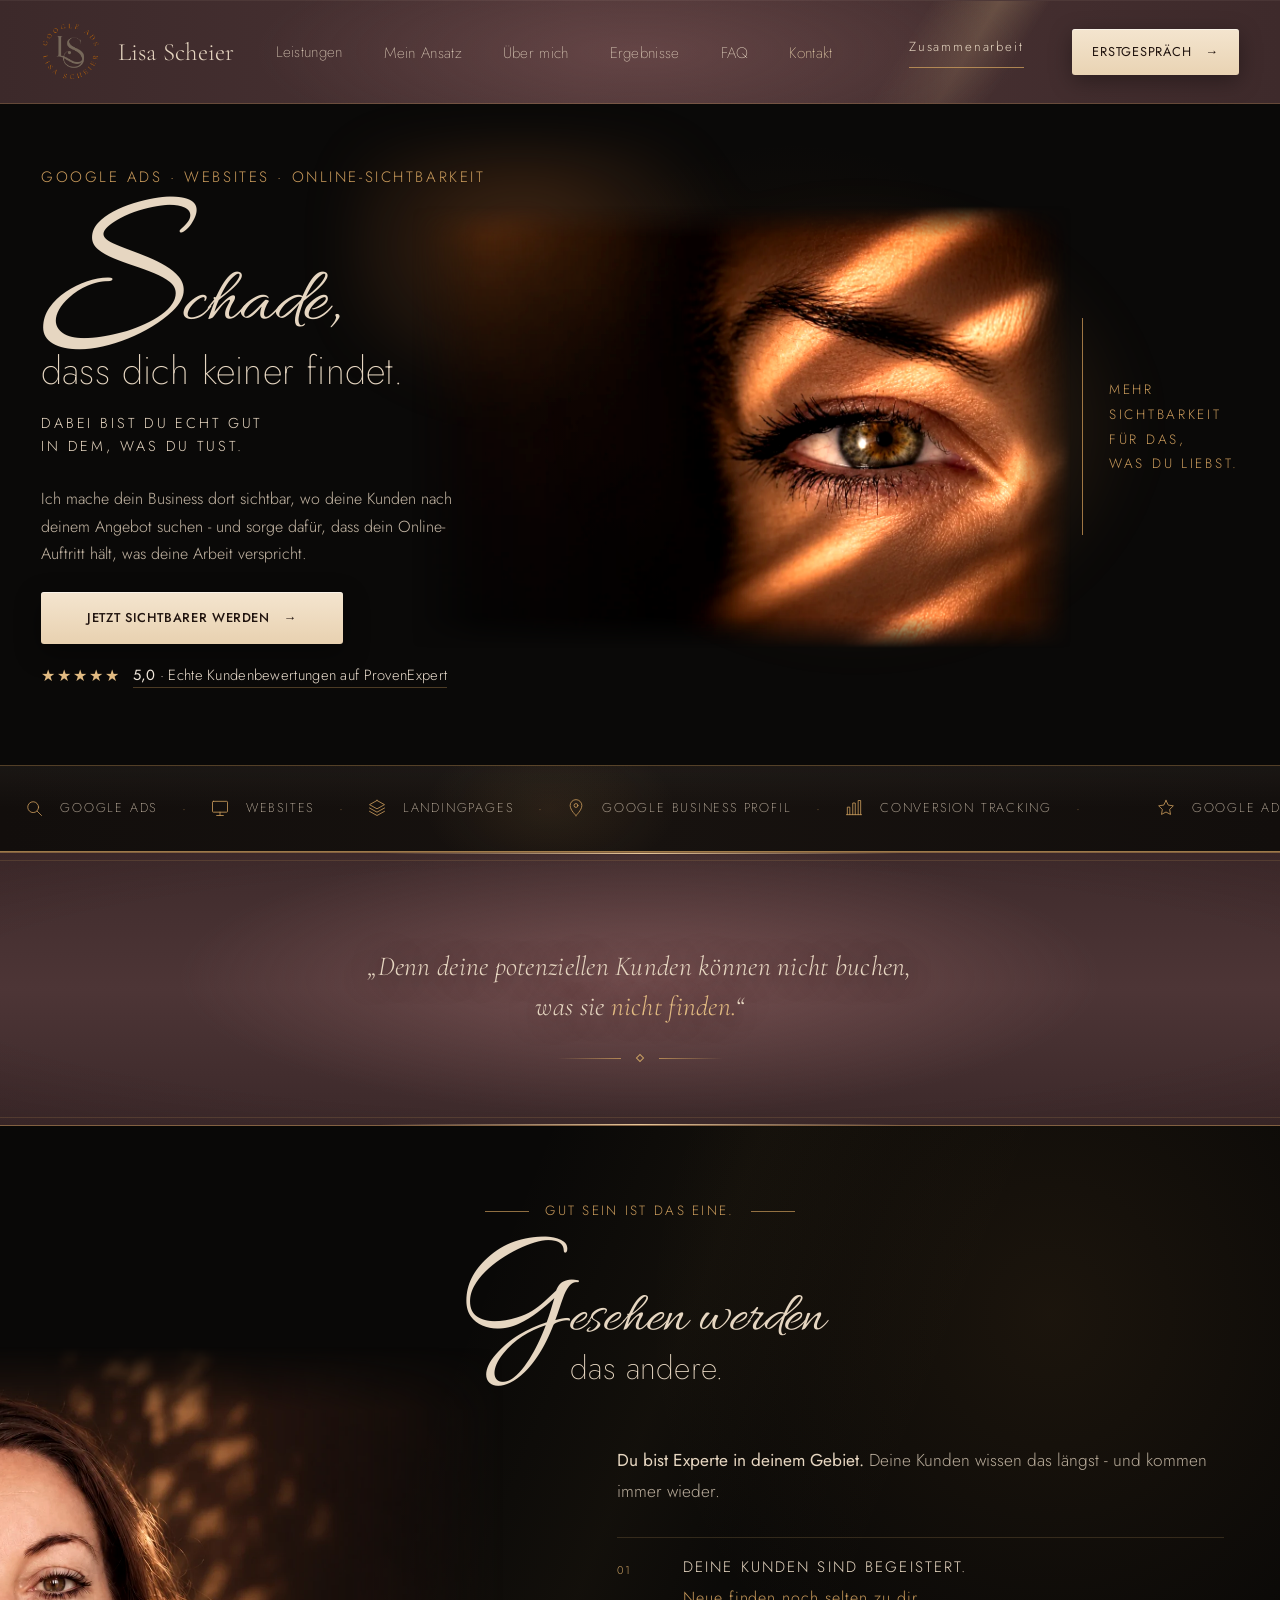
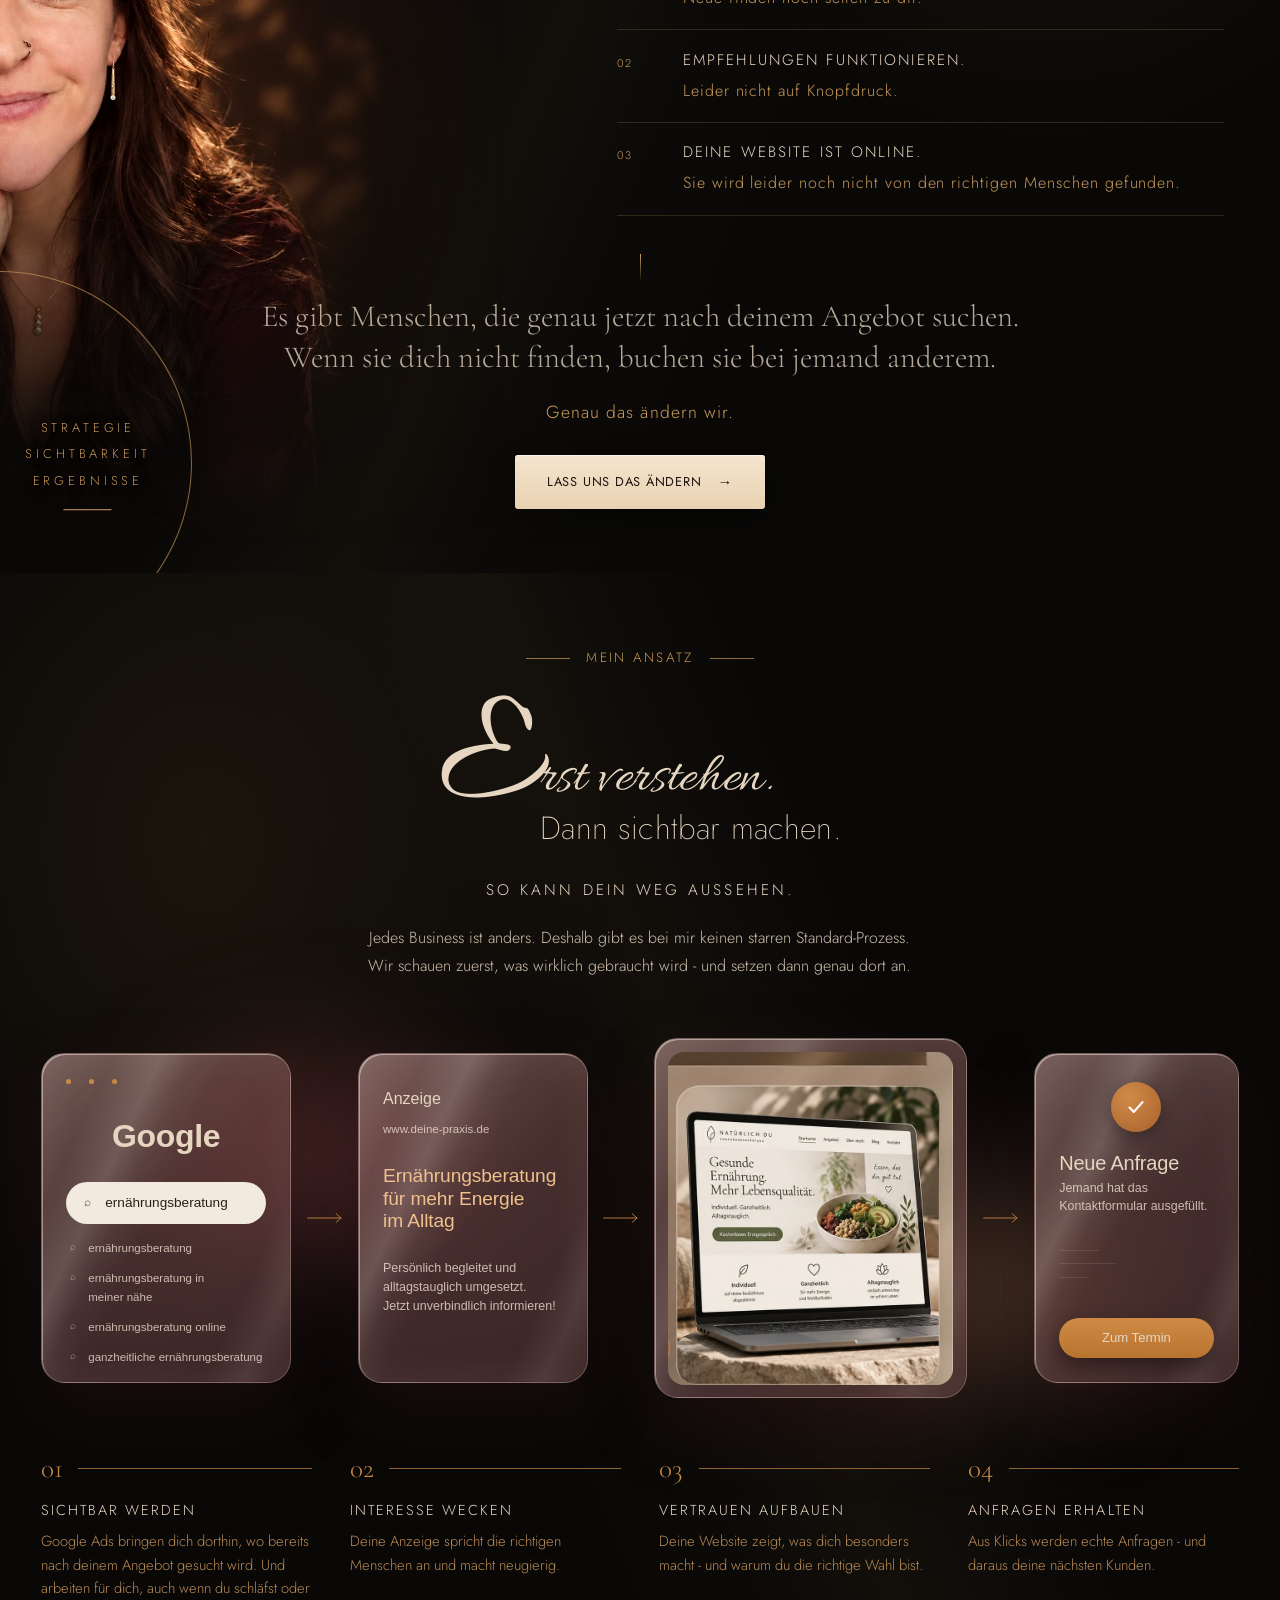
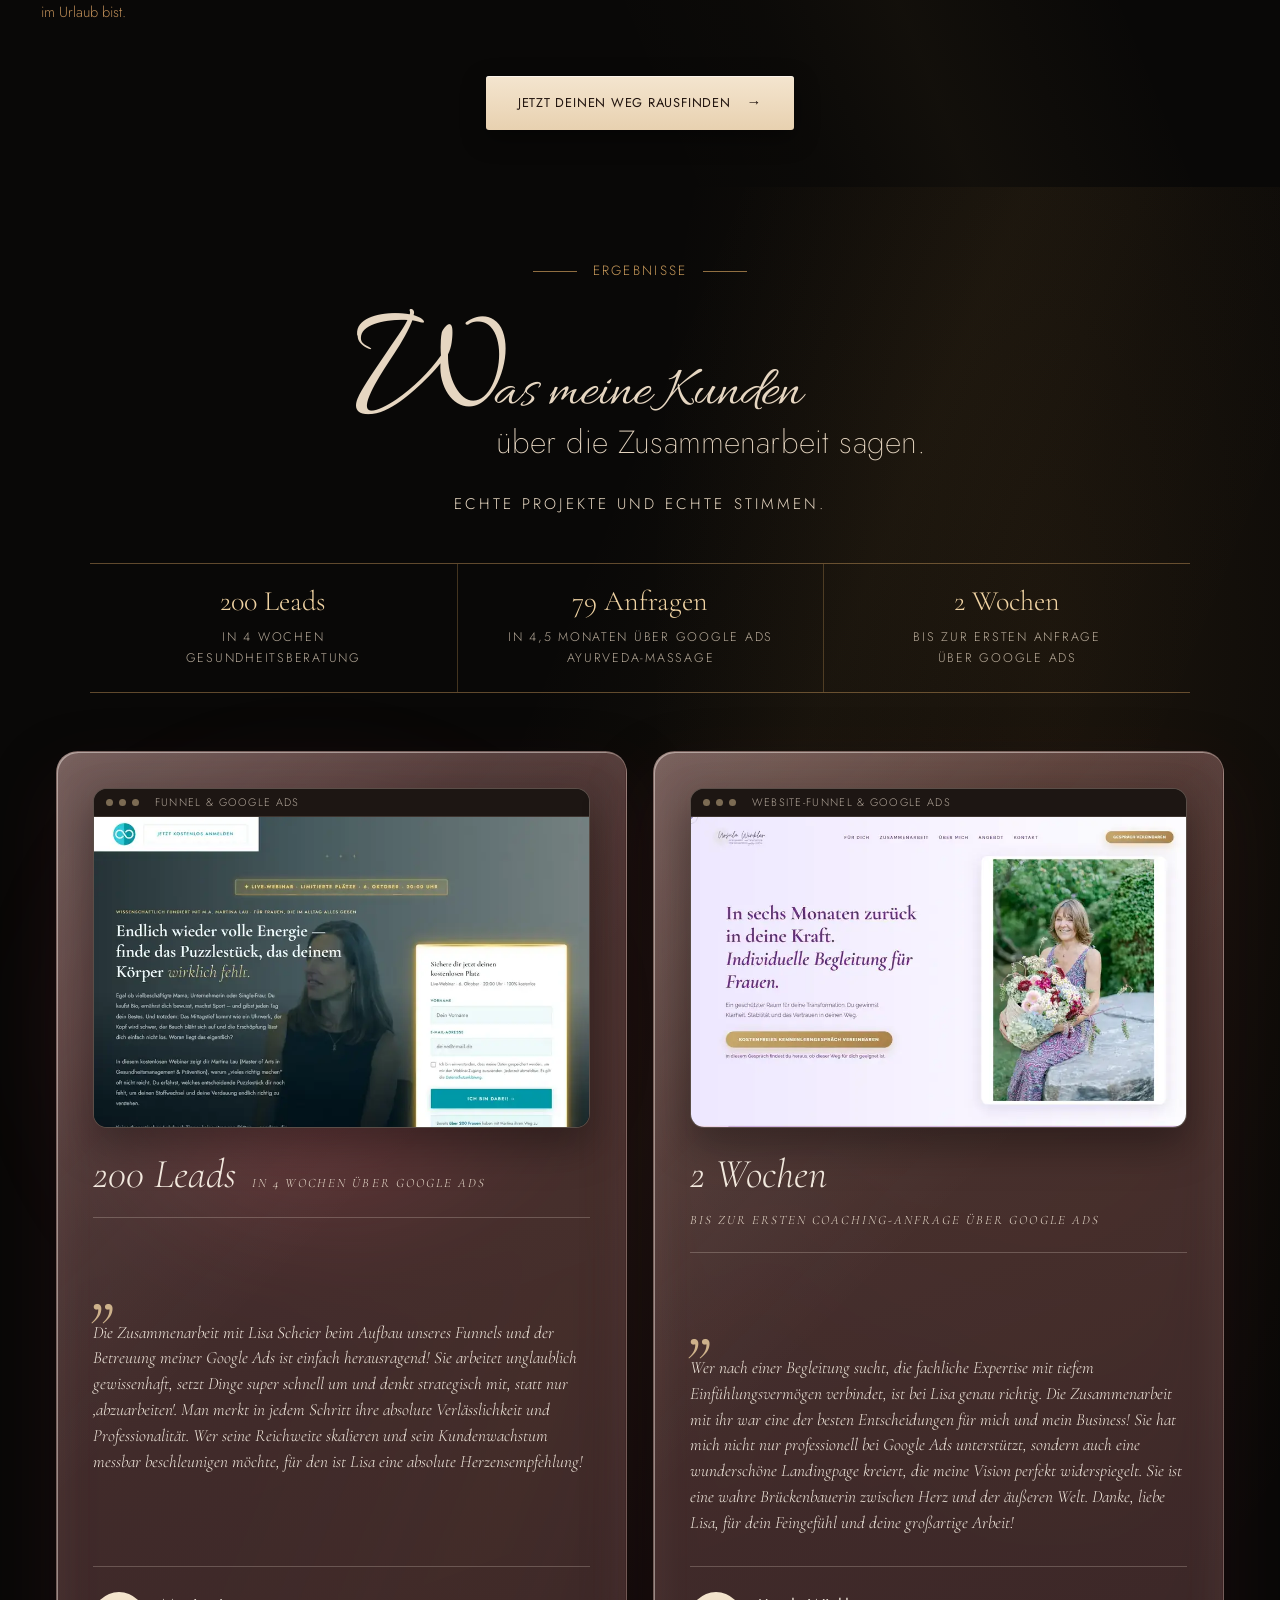
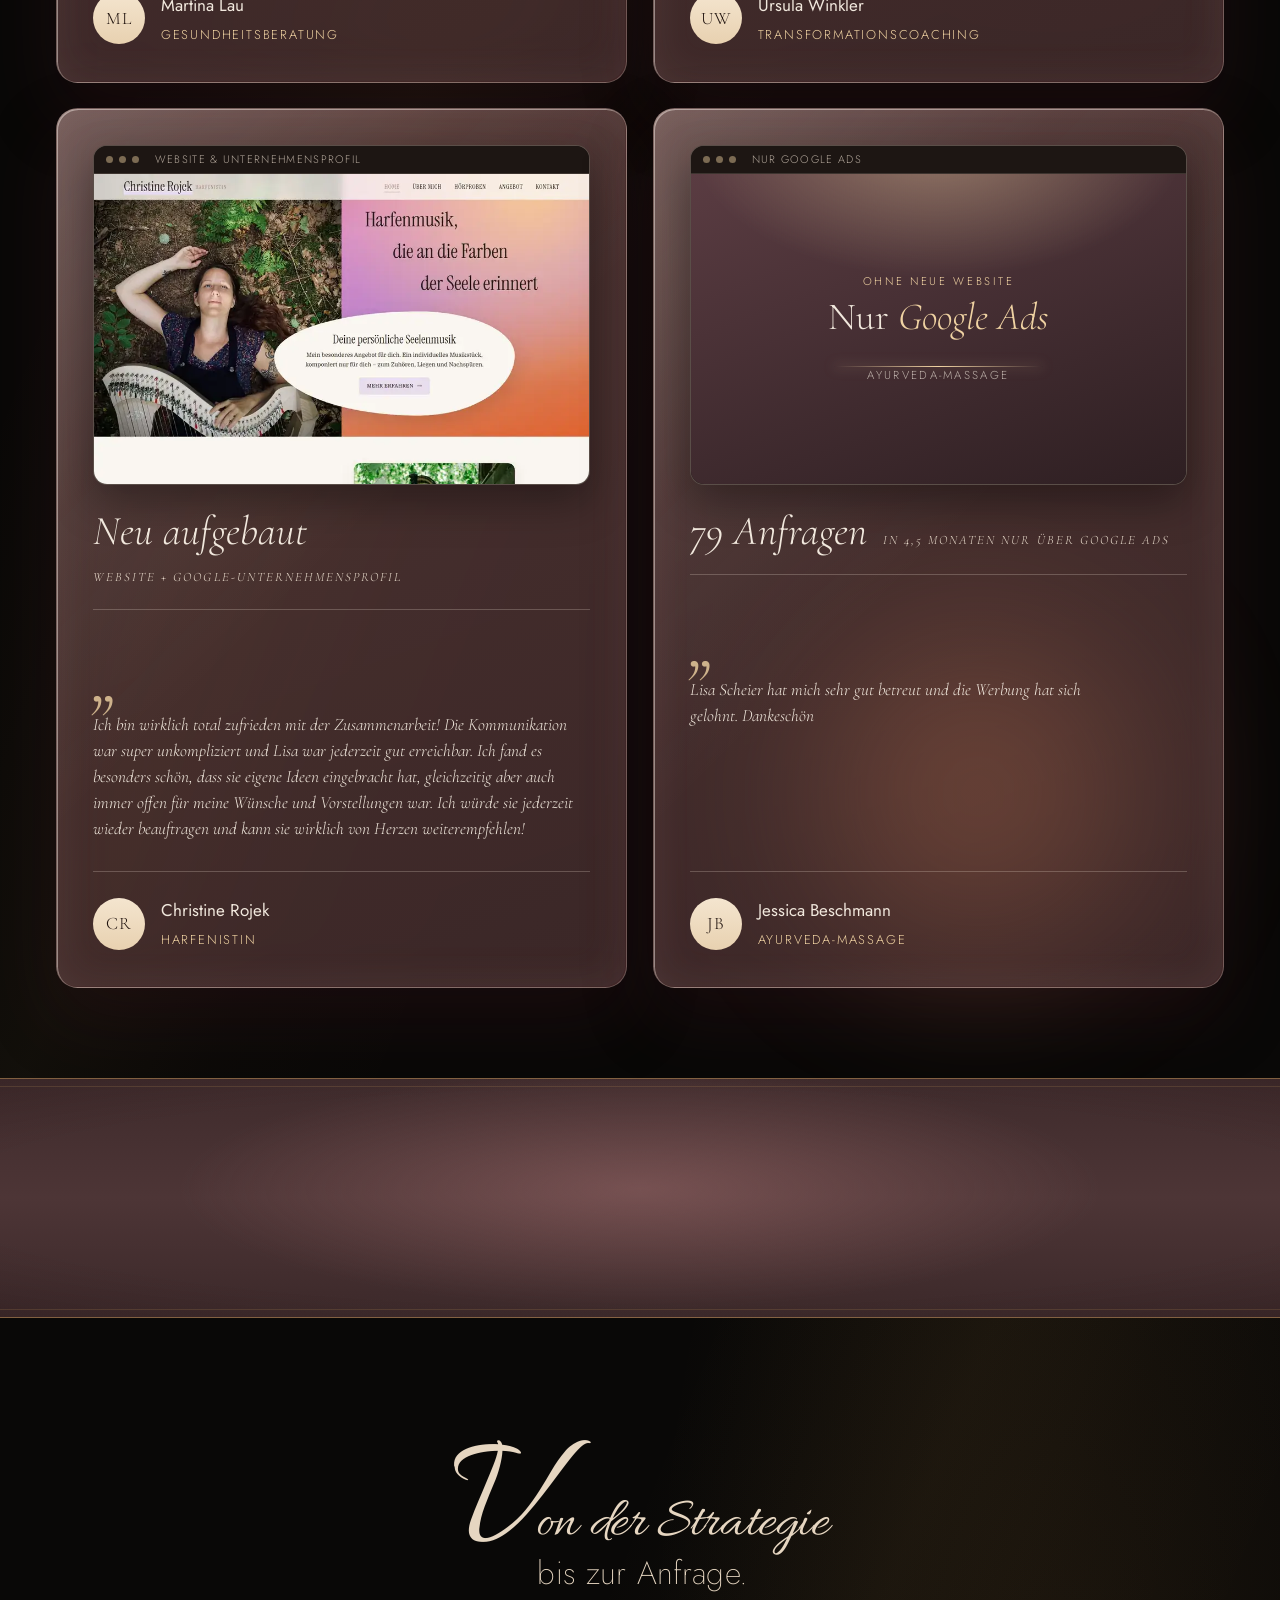
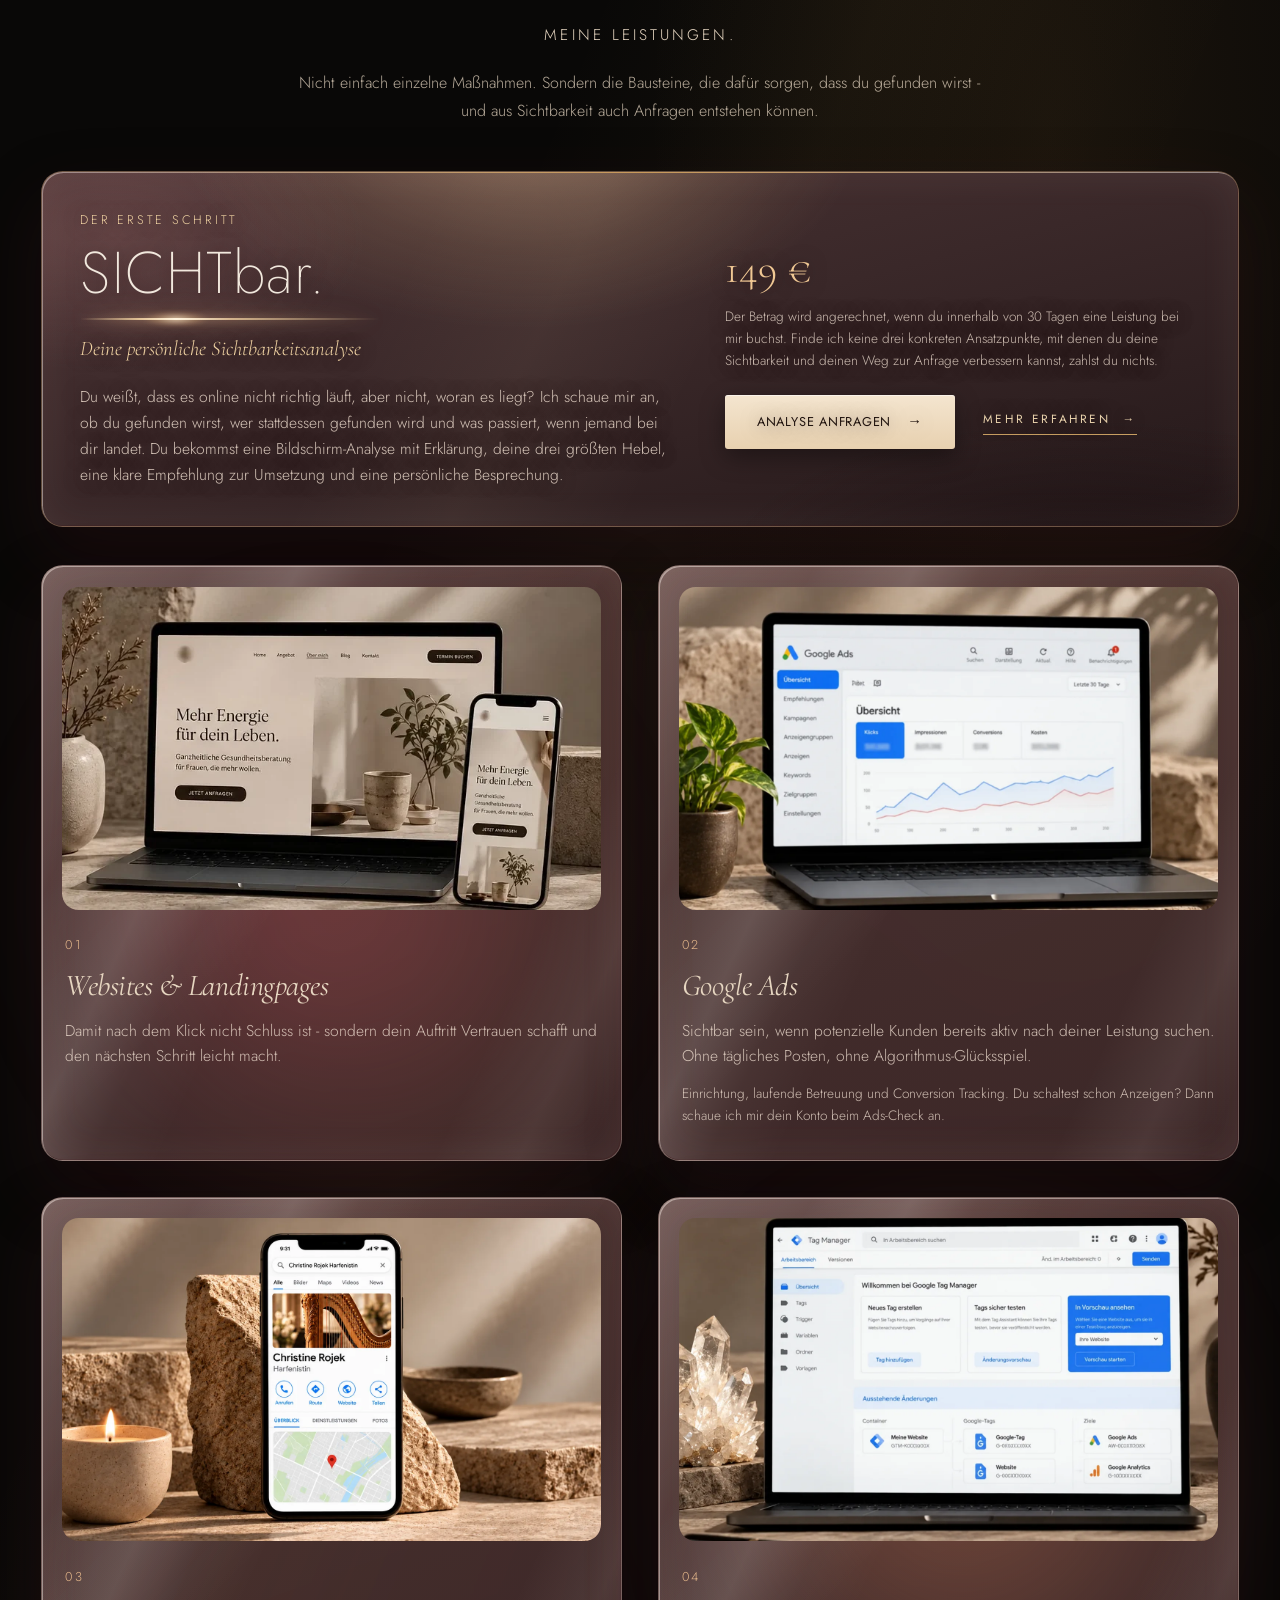
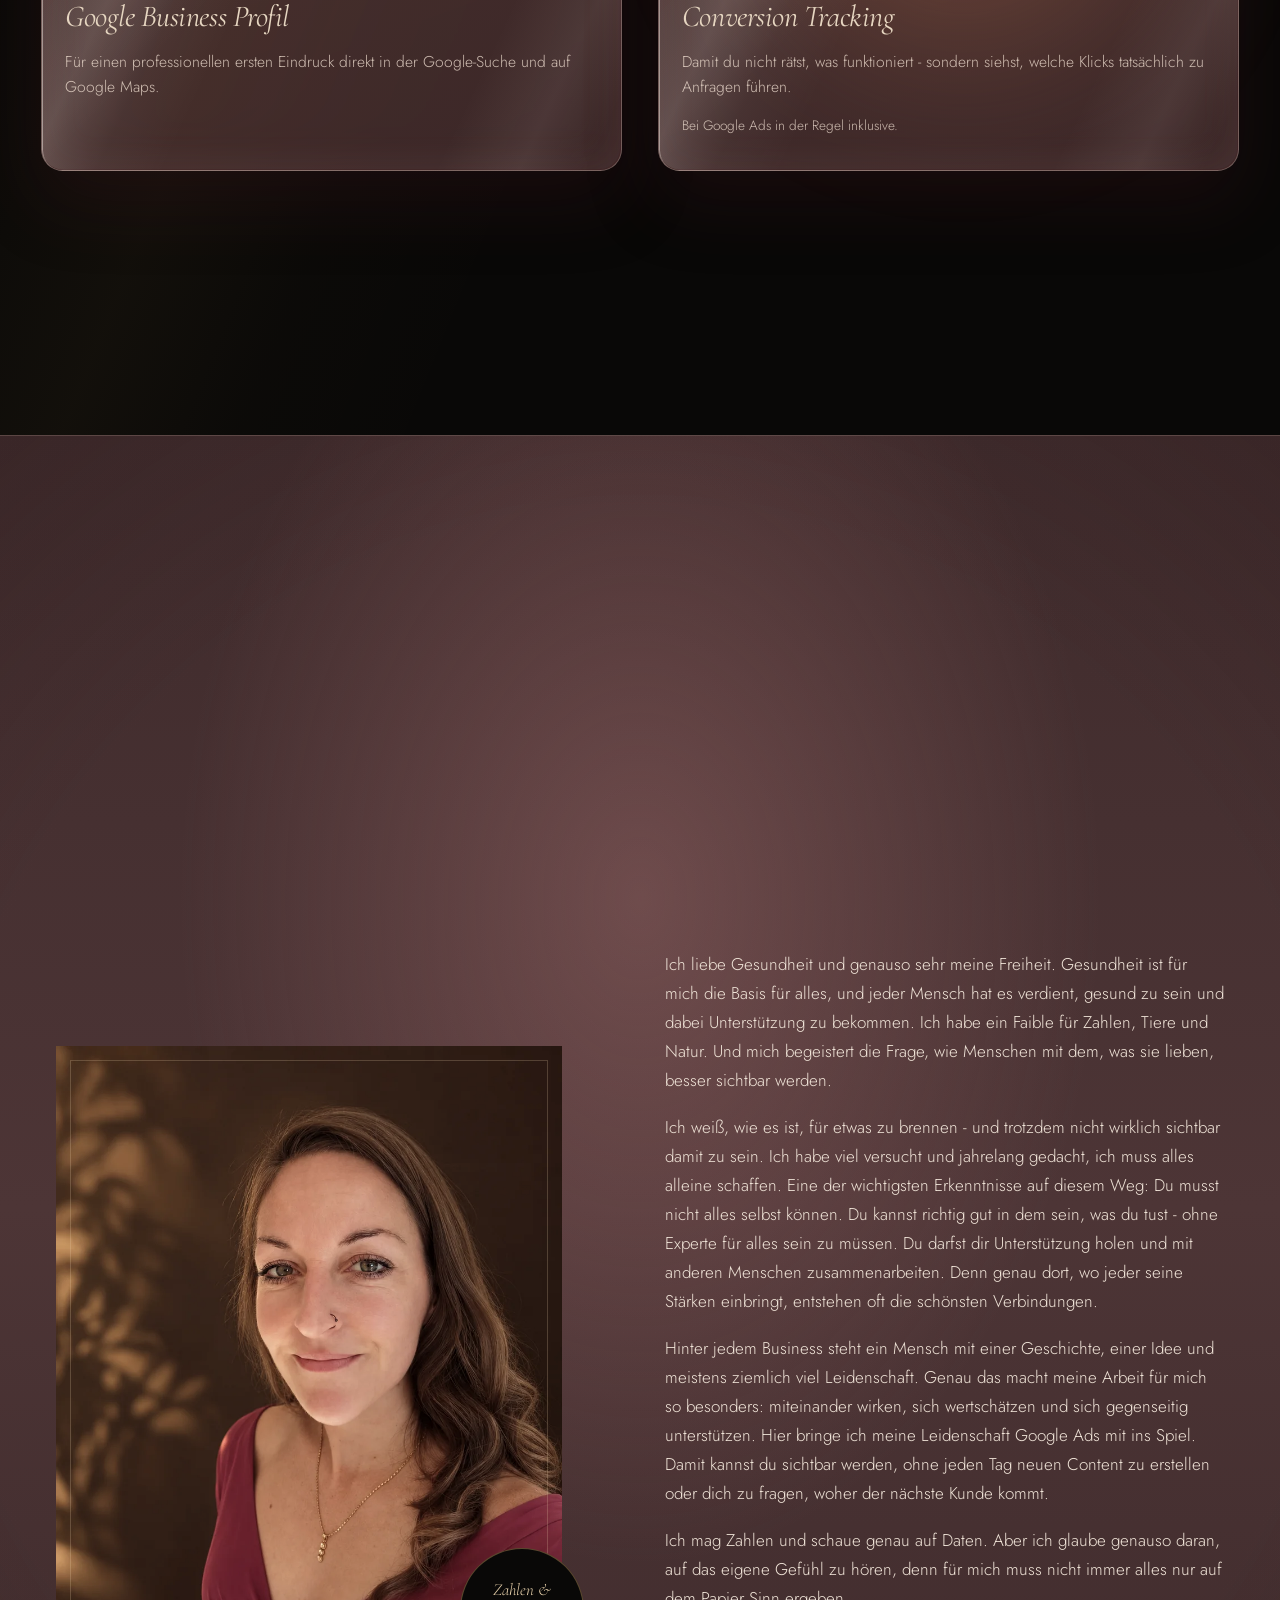
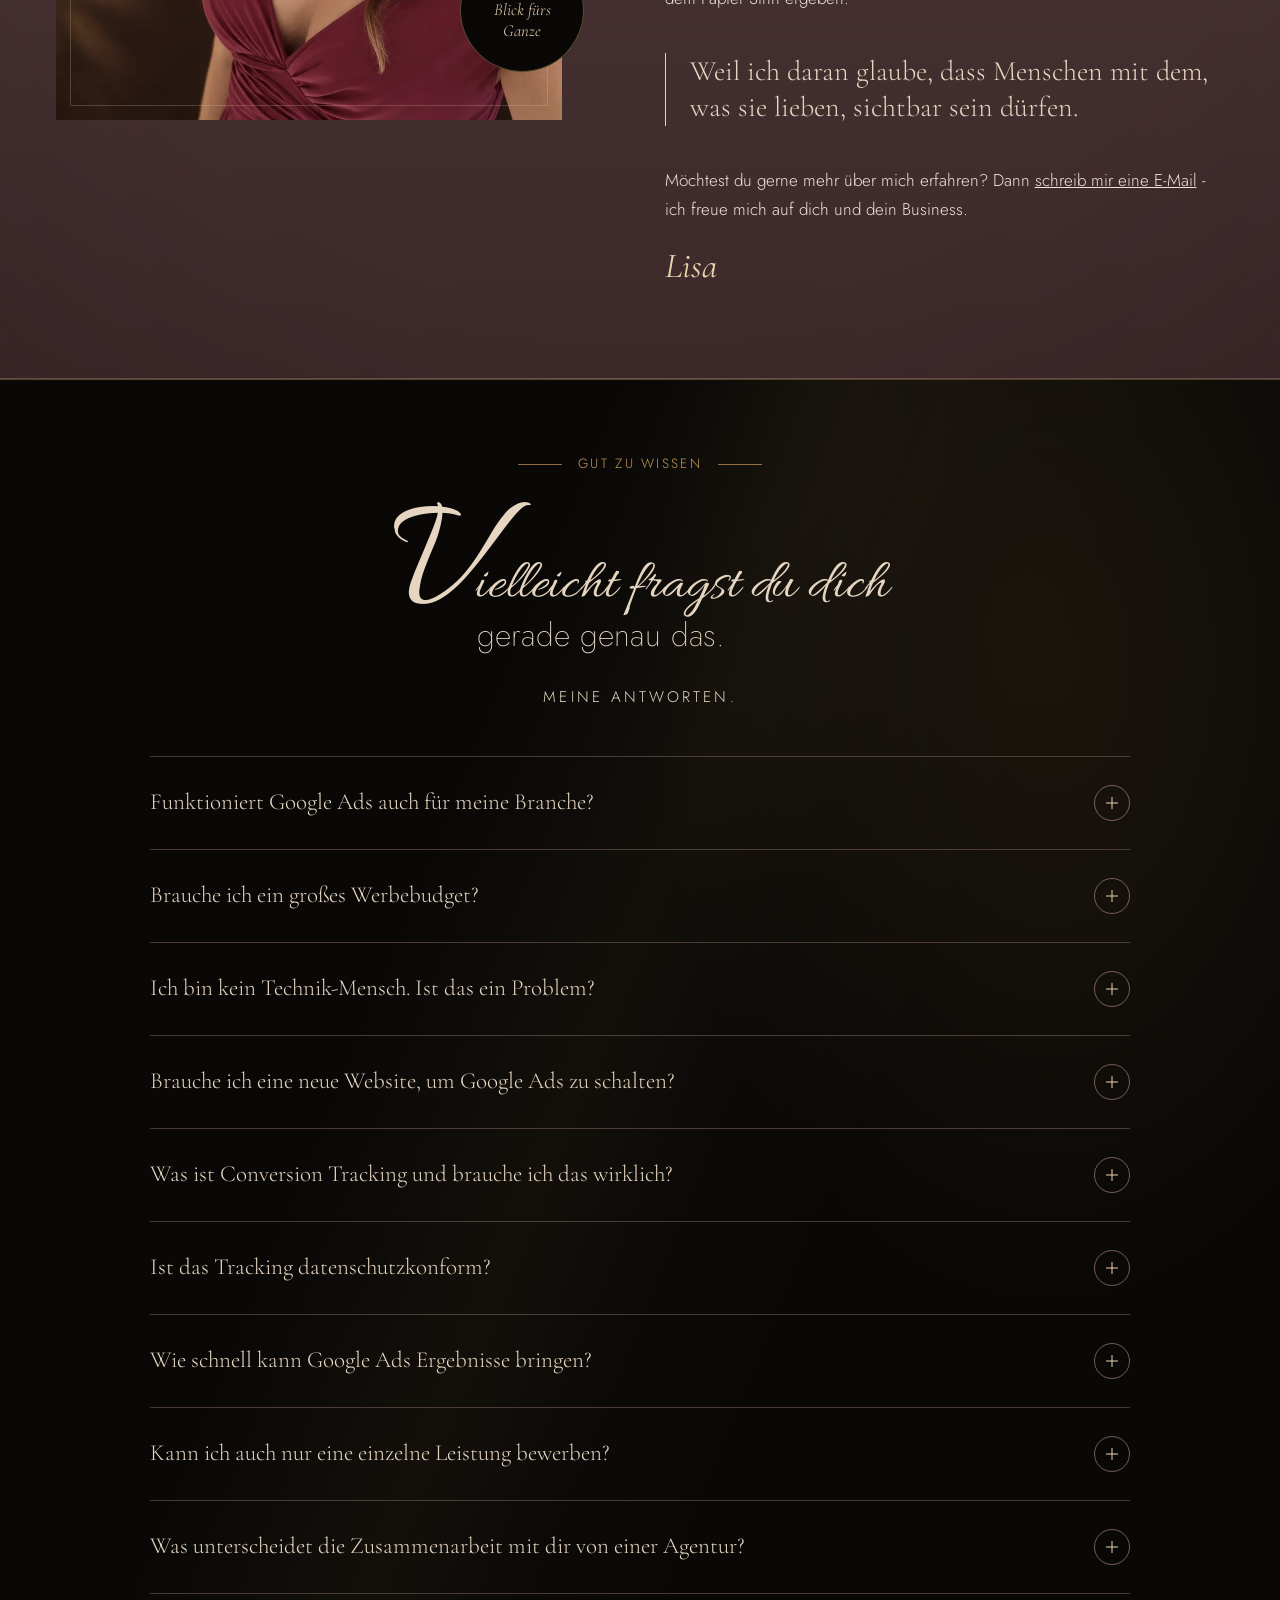
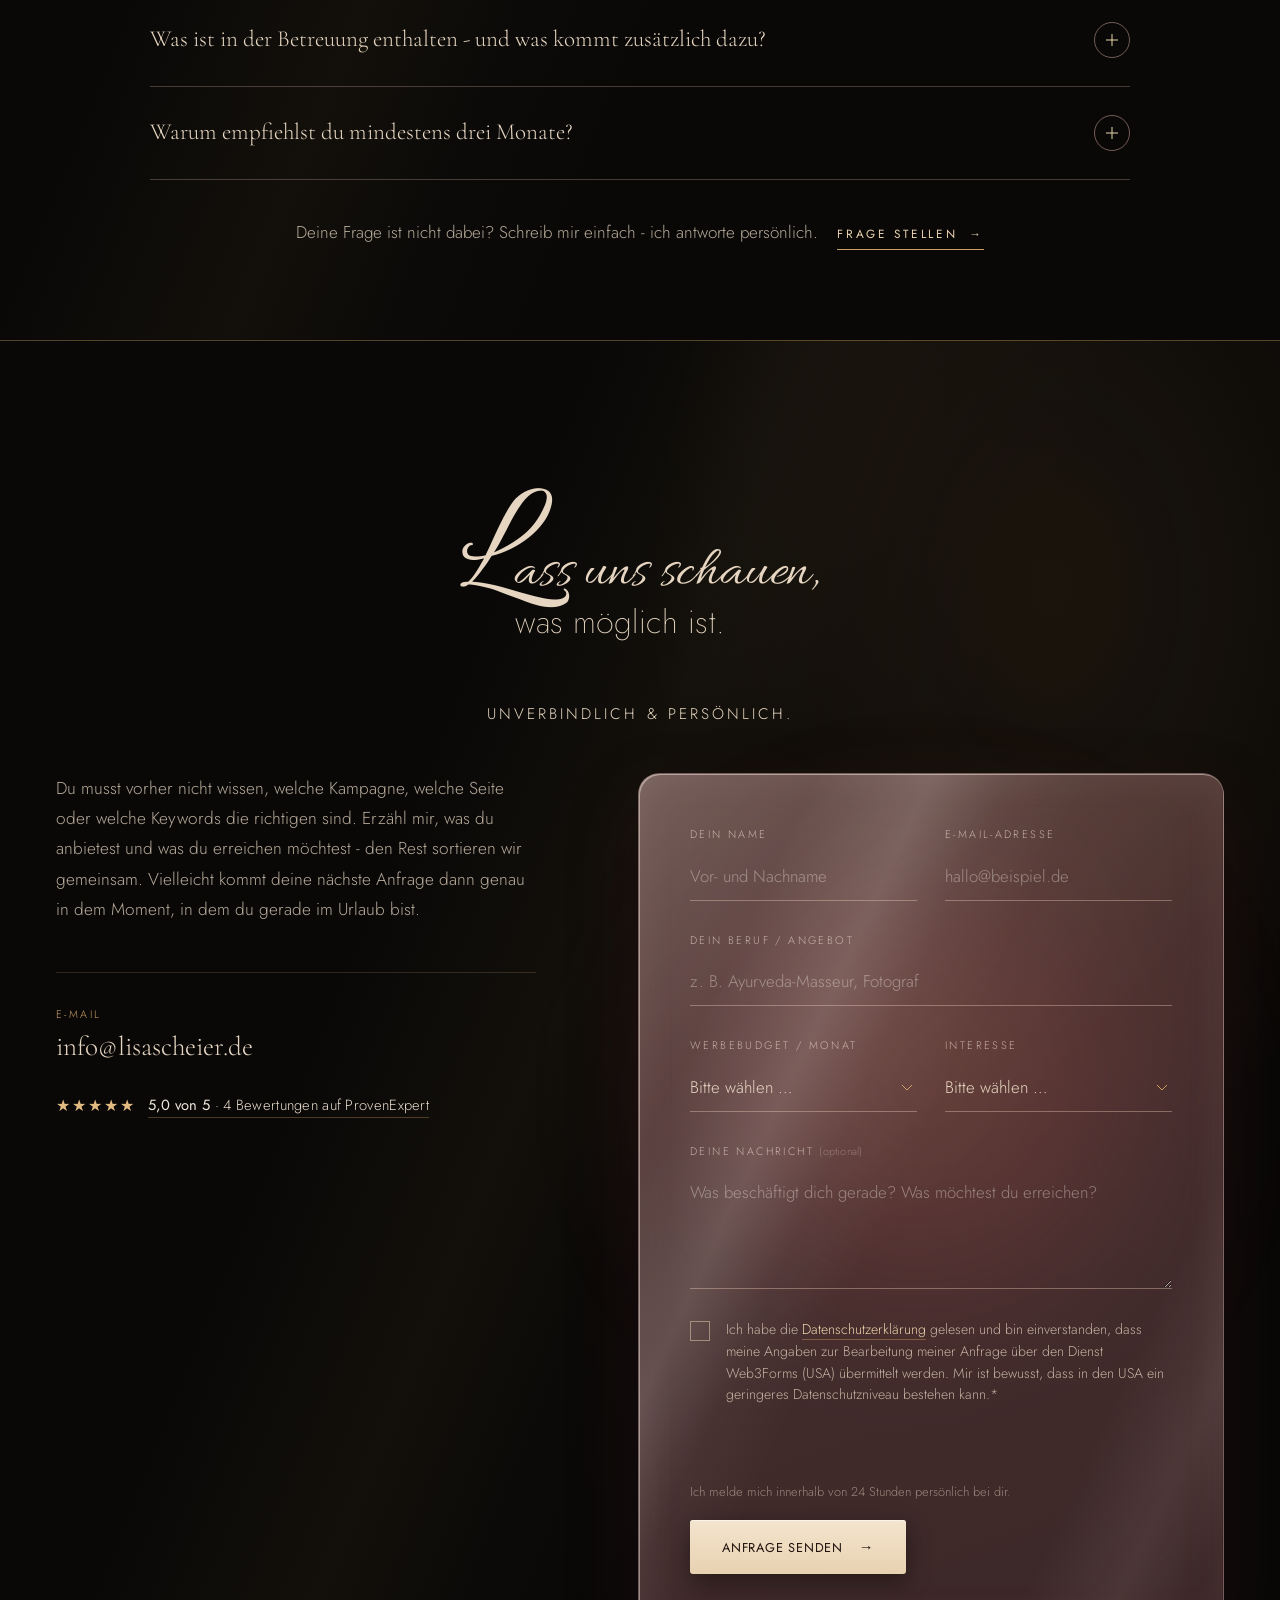
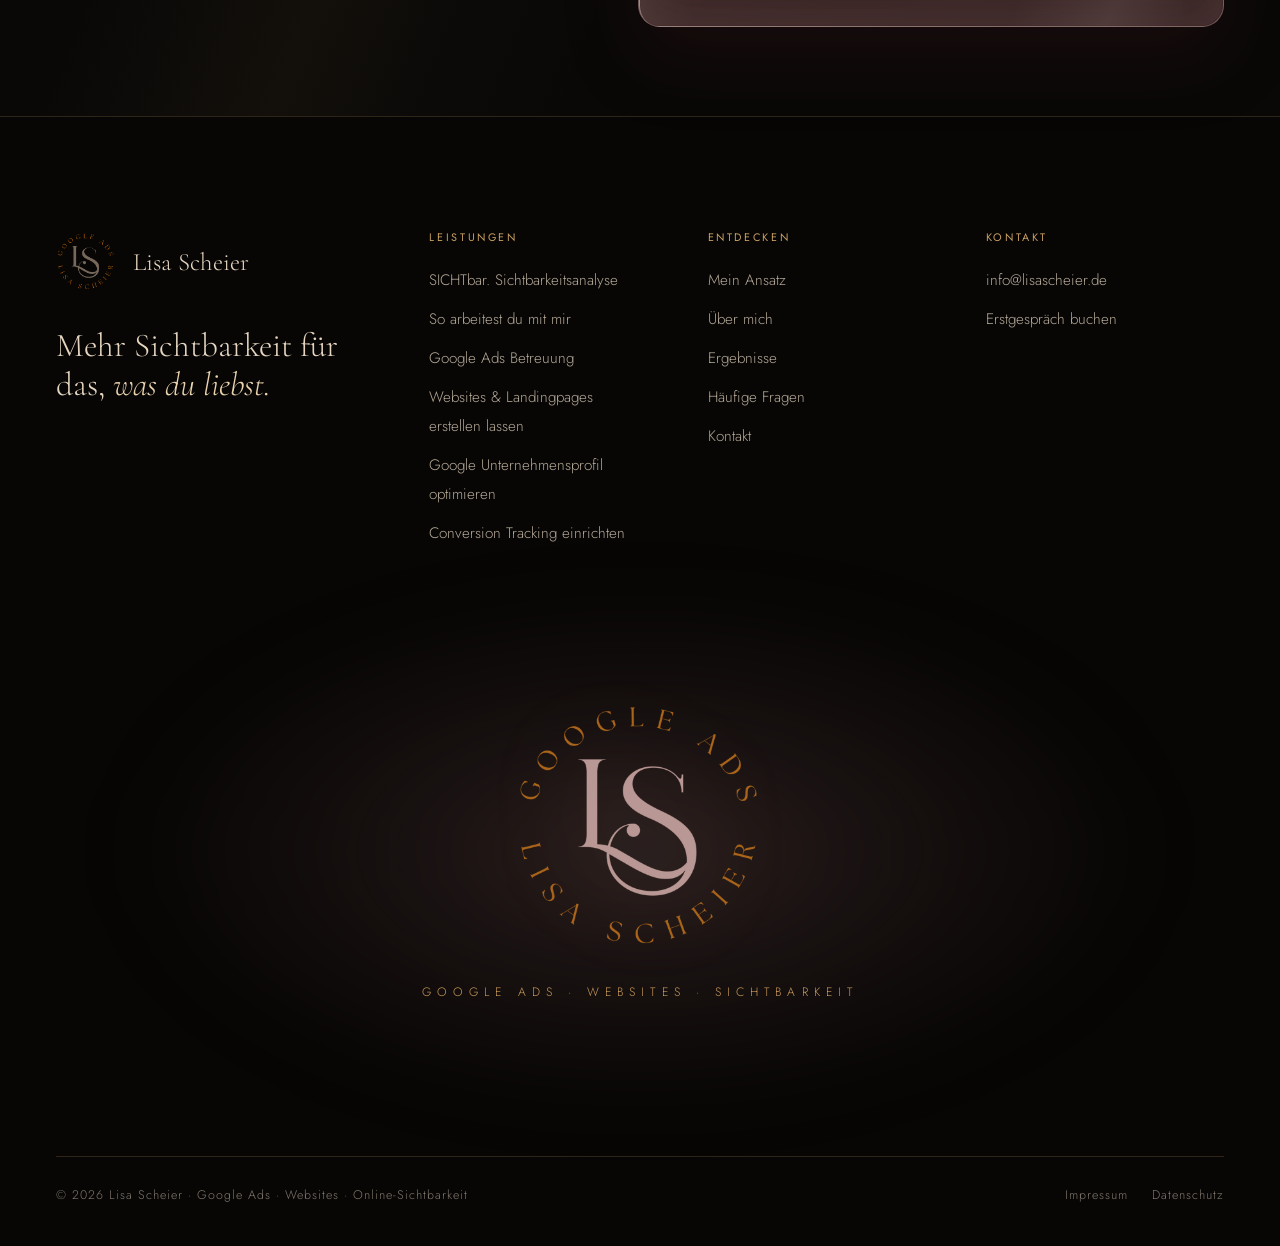
<file: index.html>
<!DOCTYPE html>
<html lang="de">
<head>
<meta charset="utf-8">
<meta name="viewport" content="width=device-width,initial-scale=1,viewport-fit=cover">
<title>Google Ads & Websites für Selbstständige | Lisa Scheier</title>
<meta name="description" content="Google Ads, Websites & Landingpages und Google Unternehmensprofil für Selbstständige und lokale Dienstleister. Persönlich betreut von Lisa Scheier.">
<link rel="canonical" href="https://lisascheier.de/">
<meta name="theme-color" content="#0b0908">
<meta property="og:type" content="website">
<meta property="og:locale" content="de_DE">
<meta property="og:site_name" content="Lisa Scheier">
<meta property="og:title" content="Google Ads & Websites für Selbstständige | Lisa Scheier">
<meta property="og:description" content="Google Ads, Websites & Landingpages und Google Unternehmensprofil für Selbstständige und lokale Dienstleister. Persönlich betreut von Lisa Scheier.">
<meta property="og:url" content="https://lisascheier.de/">
<meta property="og:image" content="https://lisascheier.de/assets/img/vorschau-social.jpg">
<meta property="og:image:width" content="1200">
<meta property="og:image:height" content="630">
<meta name="twitter:card" content="summary_large_image">
<link rel="icon" href="assets/img/logo.png" type="image/png">
<link rel="preload" href="assets/fonts/cormorant-garamond-v21-latin-300.woff2" as="font" type="font/woff2" crossorigin>
<link rel="preload" href="assets/fonts/jost-v20-latin-300.woff2" as="font" type="font/woff2" crossorigin>
<link rel="preload" href="assets/fonts/allura.woff2" as="font" type="font/woff2" crossorigin>
<link rel="preload" href="assets/fonts/allura.woff2" as="font" type="font/woff2" crossorigin>
<link rel="stylesheet" href="assets/css/site.css?v=1793032970">
<link rel="stylesheet" href="assets/css/variante-a.css?v=1793032971">
<link rel="stylesheet" href="assets/css/variante-a-schwarz.css?v=1793032971">
<link rel="preload" href="assets/img/lisa-hero.webp?v=1793032970" as="image">
<script type="application/ld+json">{"@context": "https://schema.org", "@type": "ProfessionalService", "name": "Lisa Scheier - Google Ads & Online-Sichtbarkeit", "url": "https://lisascheier.de/", "image": "https://lisascheier.de/assets/img/vorschau-social.jpg", "logo": "https://lisascheier.de/assets/img/logo.png", "email": "info@lisascheier.de", "founder": {"@type": "Person", "name": "Lisa Scheier", "jobTitle": "Freiberufliche Google Ads Beraterin"}, "address": {"@type": "PostalAddress", "streetAddress": "Hintere Straße 19", "postalCode": "75446", "addressLocality": "Wiernsheim", "addressRegion": "Baden-Württemberg", "addressCountry": "DE"}, "areaServed": ["DE", "AT", "CH"], "knowsAbout": ["Google Ads", "Conversion Tracking", "Websites", "Landingpages", "Google Unternehmensprofil"], "makesOffer": [{"@type": "Offer", "name": "SICHTbar. Sichtbarkeitsanalyse"}, {"@type": "Offer", "name": "Google Ads Check"}, {"@type": "Offer", "name": "Landingpage"}, {"@type": "Offer", "name": "Website"}, {"@type": "Offer", "name": "Google Ads Setup"}, {"@type": "Offer", "name": "Google Ads Betreuung"}, {"@type": "Offer", "name": "Google Unternehmensprofil Einrichtung"}, {"@type": "Offer", "name": "Conversion Tracking"}]}</script>
<script type="application/ld+json">{"@context": "https://schema.org", "@type": "FAQPage", "mainEntity": [{"@type": "Question", "name": "Funktioniert Google Ads auch für meine Branche?", "acceptedAnswer": {"@type": "Answer", "text": "Wenn Menschen bei Google aktiv nach einer Leistung wie deiner suchen, kann Google Ads sehr interessant sein. Ob genügend Nachfrage vorhanden ist und Werbung für dein konkretes Angebot sinnvoll ist, schaue ich mir aber vorher an."}}, {"@type": "Question", "name": "Brauche ich ein großes Werbebudget?", "acceptedAnswer": {"@type": "Answer", "text": "Nicht unbedingt. Wie viel Budget sinnvoll ist, hängt unter anderem von deiner Branche, deinem Standort, den Suchbegriffen und dem Wettbewerb ab. Als grobe Orientierung würde ich mit einem Werbebudget von mindestens 300 € im Monat starten - bei manchen Angeboten kann aber auch mehr notwendig sein."}}, {"@type": "Question", "name": "Ich bin kein Technik-Mensch. Ist das ein Problem?", "acceptedAnswer": {"@type": "Answer", "text": "Nein. Dein Google Ads Konto erstellst du selbst, aber dabei lasse ich dich nicht allein. Du bekommst von mir eine schriftliche Schritt-für-Schritt-Anleitung und ein Video, das dich durch die Einrichtung führt. Vorwissen brauchst du dafür nicht."}}, {"@type": "Question", "name": "Brauche ich eine neue Website, um Google Ads zu schalten?", "acceptedAnswer": {"@type": "Answer", "text": "Nicht unbedingt. Entscheidend ist, wie gut deine Seite deine Kunden führt und was nach dem Klick passiert. Lädt sie schnell, funktioniert sie auf dem Handy und führt sie klar zur Buchung, kann sie bleiben. Wenn nicht, bezahlst du für Klicks, die einfach verpuffen. Das schaue ich mir vorher an. Oft ist eine Landingpage für genau die Leistung, die du bewerben möchtest, die bessere Wahl."}}, {"@type": "Question", "name": "Was ist Conversion Tracking und brauche ich das wirklich?", "acceptedAnswer": {"@type": "Answer", "text": "Ja. Ohne Tracking weiß Google nicht, welche Klicks zu Anfragen führen. Dann wird auf Klicks optimiert statt auf Buchungen. Mit Tracking messen wir zum Beispiel Formularanfragen, Anrufe oder Klicks auf deinen Buchungsbutton. So siehst du, was dein Werbebudget wirklich bringt, und musst dich nicht auf dein Bauchgefühl verlassen."}}, {"@type": "Question", "name": "Ist das Tracking datenschutzkonform?", "acceptedAnswer": {"@type": "Answer", "text": "Ich richte das Tracking so ein, dass es erst aktiv wird, wenn deine Besucher im Cookie-Banner zustimmen. Eine Rechtsberatung ersetze ich allerdings nicht. Deine Datenschutzerklärung solltest du deshalb rechtlich prüfen lassen."}}, {"@type": "Question", "name": "Wie schnell kann Google Ads Ergebnisse bringen?", "acceptedAnswer": {"@type": "Answer", "text": "Erste Klicks können direkt nach dem Start einer Kampagne entstehen. Wann daraus die ersten Anfragen oder Buchungen werden, lässt sich allerdings nicht seriös versprechen. Deshalb schaue ich nicht nur darauf, ob die Anzeigen laufen, sondern wer klickt, welche Suchanfragen dahinterstecken und was danach auf deiner Seite passiert."}}, {"@type": "Question", "name": "Kann ich auch nur eine einzelne Leistung bewerben?", "acceptedAnswer": {"@type": "Answer", "text": "Ja. Du musst nicht dein komplettes Angebot über Google Ads bewerben. Manchmal ist es sogar interessanter, ganz gezielt eine bestimmte Leistung sichtbar zu machen - zum Beispiel Keramikimplantate beim Zahnarzt, Ayurveda-Massagen oder Hochzeitsfotografie. Entscheidend ist, was du stärker auslasten möchtest und wonach Menschen tatsächlich suchen. So planen wir vorausschauend, damit du nicht kurzfristig auf Anfragen hoffen musst, sondern im besten Fall schon im Voraus ausgebucht bist."}}, {"@type": "Question", "name": "Was unterscheidet die Zusammenarbeit mit dir von einer Agentur?", "acceptedAnswer": {"@type": "Answer", "text": "Bei mir landest du nicht nach dem Erstgespräch bei irgendeinem Account Manager. Du arbeitest direkt mit mir. Deshalb betreue ich bewusst nur wenige Kunden gleichzeitig. Und weil ich selbst aus dem Gesundheitsbereich komme, kenne ich viele der Besonderheiten dieser Branche nicht nur aus der Google-Ads-Perspektive."}}, {"@type": "Question", "name": "Was ist in der Betreuung enthalten - und was kommt zusätzlich dazu?", "acceptedAnswer": {"@type": "Answer", "text": "Meine monatliche Betreuung und dein Werbebudget sind zwei getrennte Dinge. Das Werbebudget zahlst du direkt an Google. Dazu kommen meine Betreuung und - je nach Zusammenarbeit - die einmalige Einrichtung der Kampagne."}}, {"@type": "Question", "name": "Warum empfiehlst du mindestens drei Monate?", "acceptedAnswer": {"@type": "Answer", "text": "Weil ich Google Ads nicht nach ein paar Tagen beurteilen möchte. Nach dem Start sehen wir, welche Suchanfragen tatsächlich entstehen, welche Anzeigen funktionieren und was auf deiner Website passiert. Auf dieser Grundlage kann ich die Kampagne Schritt für Schritt weiter optimieren."}}]}</script>
</head>
<body>
<a class="skip" href="#main">Zum Inhalt springen</a>
<header class="header">
  <div class="wrap header__inner">
    <a class="brand" href="#top" aria-label="Lisa Scheier - Startseite">
      <img src="assets/img/logo.png" alt="" width="46" height="46"><span>Lisa Scheier</span>
    </a>
    <nav class="nav" aria-label="Hauptnavigation">
      <ul class="nav__list">
        <li class="has-drop">
          <button class="nav__link" aria-expanded="false" aria-haspopup="true">Leistungen</button>
          <div class="drop"><a href="#leistungen"><small>01</small><strong>Alle Leistungen</strong><span>Websites, Google Ads, Profil &amp; Tracking</span></a><a href="websites-landingpages.html"><small>02</small><strong>Websites &amp; Landingpages</strong><span>Damit nach dem Klick nicht Schluss ist.</span></a><a href="google-ads.html"><small>03</small><strong>Google Ads</strong><span>Sichtbar, wenn bereits gesucht wird.</span></a><a href="sichtbar.html"><small>04</small><strong>SICHTbar.</strong><span>Deine persönliche Sichtbarkeitsanalyse</span></a><a href="google-unternehmensprofil.html"><small>05</small><strong>Google Unternehmensprofil</strong><span>Der erste Eindruck in Suche und Maps.</span></a><a href="conversion-tracking.html"><small>06</small><strong>Conversion Tracking</strong><span>Sehen, was wirklich wirkt.</span></a><a href="zusammenarbeit.html"><small>07</small><strong>So arbeitest du mit mir</strong><span>SICHTbar., Einzelleistungen &amp; Pakete</span></a></div>
        </li>
        <li><a class="nav__link" href="#ansatz">Mein Ansatz</a></li>
        <li><a class="nav__link" href="#ueber-mich">Über mich</a></li>
        <li><a class="nav__link" href="#ergebnisse">Ergebnisse</a></li>
        <li><a class="nav__link" href="#faq">FAQ</a></li>
        <li><a class="nav__link" href="#kontakt">Kontakt</a></li>
      </ul>
    </nav>
    <div class="header__actions">
      <a class="header__more" href="zusammenarbeit.html">Zusammenarbeit</a>
      <a class="header__cta" href="erstgespraech.html">Erstgespräch <span aria-hidden="true">→</span></a>
      <button class="burger" aria-label="Menü öffnen" aria-expanded="false" aria-controls="mobile-menu"><span></span><span></span></button>
    </div>
  </div>
</header>
<div class="mobile" id="mobile-menu" aria-hidden="true">
  <nav aria-label="Mobile Navigation">
    <a href="#leistungen">Leistungen <small>01</small></a>
    <div class="mobile__sub"><a href="websites-landingpages.html">Websites &amp; Landingpages</a><a href="google-ads.html">Google Ads</a><a href="sichtbar.html">SICHTbar. Sichtbarkeitsanalyse</a><a href="google-unternehmensprofil.html">Google Unternehmensprofil</a><a href="conversion-tracking.html">Conversion Tracking</a><a href="zusammenarbeit.html">So arbeitest du mit mir</a></div>
    <a href="#ansatz">Mein Ansatz <small>02</small></a>
    <a href="#ueber-mich">Über mich <small>03</small></a>
    <a href="#ergebnisse">Ergebnisse <small>04</small></a>
    <a href="#faq">FAQ <small>05</small></a>
    <a href="#kontakt">Kontakt <small>06</small></a>
    <a class="btn" href="erstgespraech.html">Erstgespräch buchen <span class="arr" aria-hidden="true">→</span></a>
  </nav>
  <div class="mobile__meta">
    <a href="mailto:info@lisascheier.de">info@lisascheier.de</a>
  </div>
</div>
<div class="preloader" id="preloader" aria-hidden="true">
  <img class="preloader__logo" src="assets/img/logo-footer.png" alt="" width="400" height="400">
  <span class="preloader__name">Lisa Scheier</span>
  <span class="preloader__tag">Google Ads &amp; Sichtbarkeit für Selbstständige</span>
  <span class="preloader__foot">Gefunden werden beginnt hier.</span>
</div>
<script>try{if(sessionStorage.getItem('ls_intro'))document.documentElement.classList.add('no-intro');else sessionStorage.setItem('ls_intro','1')}catch(e){}</script>
<main id="main">
<!-- HERO -->
<section class="hero" id="top">
  <div class="hero__grid">
    <div class="hero__text">
      <span class="hero__kicker reveal">Google Ads · Websites · Online-Sichtbarkeit</span>
      <h1 class="hero__title reveal" data-d="1" aria-label="Schade, dass dich keiner findet."><span class="hero__script" aria-hidden="true"><span class="hero__s">S</span><span class="hero__chade">chade,</span></span> <span class="hero__rest" aria-hidden="true">dass dich keiner findet.</span></h1>
      <p class="hero__sub reveal" data-d="2">Dabei bist du echt gut<br>in dem, was du tust.</p>
      <p class="hero__lead reveal" data-d="2">Ich mache dein Business dort sichtbar, wo deine Kunden nach deinem Angebot suchen - und sorge dafür, dass dein Online-Auftritt hält, was deine Arbeit verspricht.</p>
      <a class="hero__btn reveal" data-d="3" href="#kontakt">Jetzt sichtbarer werden <span aria-hidden="true">→</span></a>
      <a class="rating rating--hero reveal" href="https://www.provenexpert.com/de-de/lisa-scheier/" target="_blank" rel="noopener"><span class="rating__stars" aria-hidden="true">★★★★★</span><span class="rating__text"><strong>5,0</strong> · Echte Kundenbewertungen auf ProvenExpert</span></a>
    </div>
    <div class="hero__eye" aria-hidden="true"><img src="assets/img/lisa-hero.webp?v=1793032970" alt="" width="1677" height="938" fetchpriority="high"></div>
    <p class="hero__note reveal" data-d="3">Mehr<br>Sichtbarkeit<br>für das,<br>was du liebst.</p>
  </div>
</section>

<div class="ticker" aria-label="Leistungen und Arbeitsweise"><div class="ticker__track"><span class="ticker__seq"><span class="ticker__item"><svg aria-hidden="true" viewbox="0 0 24 24"><circle cx="11" cy="11" r="6.5"></circle><path d="M16 16l5 5"></path></svg><span>GOOGLE ADS</span></span><span class="ticker__dot">·</span><span class="ticker__item"><svg aria-hidden="true" viewbox="0 0 24 24"><rect height="13" rx="1" width="18" x="3" y="4"></rect><path d="M8 21h8M12 17v4"></path></svg><span>WEBSITES</span></span><span class="ticker__dot">·</span><span class="ticker__item"><svg aria-hidden="true" viewbox="0 0 24 24"><path d="M12 3L3 8l9 5 9-5-9-5z"></path><path d="M3 12l9 5 9-5M3 16l9 5 9-5"></path></svg><span>LANDINGPAGES</span></span><span class="ticker__dot">·</span><span class="ticker__item"><svg aria-hidden="true" viewbox="0 0 24 24"><path d="M12 21s7-6.3 7-12a7 7 0 1 0-14 0c0 5.7 7 12 7 12z"></path><circle cx="12" cy="9" r="2.3"></circle></svg><span>GOOGLE BUSINESS PROFIL</span></span><span class="ticker__dot">·</span><span class="ticker__item"><svg aria-hidden="true" viewbox="0 0 24 24"><path d="M4 20V11h3v9M10.5 20V6h3v14M17 20V3h3v17M3 20h18"></path></svg><span>CONVERSION TRACKING</span></span><span class="ticker__dot">·</span><span class="ticker__gap"></span><span class="ticker__item"><svg aria-hidden="true" viewbox="0 0 24 24"><path d="M12 3l2.7 5.5 6.1.9-4.4 4.3 1 6-5.4-2.9-5.4 2.9 1-6-4.4-4.3 6.1-.9L12 3z"></path></svg><span>GOOGLE ADS ZERTIFIZIERT</span></span><span class="ticker__dot">·</span><span class="ticker__item"><svg aria-hidden="true" viewbox="0 0 24 24"><circle cx="12" cy="7" r="4"></circle><path d="M4.5 21c.7-4.7 3.2-7 7.5-7s6.8 2.3 7.5 7"></path></svg><span>PERSÖNLICHE BETREUUNG</span></span><span class="ticker__dot">·</span><span class="ticker__item"><svg aria-hidden="true" viewbox="0 0 24 24"><path d="M20.8 5.8c-2.1-2.1-5.4-2.1-7.5 0L12 7.1l-1.3-1.3c-2.1-2.1-5.4-2.1-7.5 0s-2.1 5.4 0 7.5L12 22l8.8-8.7c2.1-2.1 2.1-5.4 0-7.5z"></path></svg><span>STRATEGIE &amp; GESPÜR</span></span><span class="ticker__dot">·</span><span class="ticker__item"><svg aria-hidden="true" viewbox="0 0 24 24"><path d="M4 5h16v11H9l-5 4V5z"></path></svg><span>KLARE KOMMUNIKATION</span></span><span class="ticker__dot">·</span><span class="ticker__item"><svg aria-hidden="true" viewbox="0 0 24 24"><path d="M8.2 8.2c-2.2 0-4 1.8-4 4s1.8 4 4 4c3.3 0 4.8-8 7.6-8 2.2 0 4 1.8 4 4s-1.8 4-4 4c-3.3 0-4.8-8-7.6-8z"></path></svg><span>DAS GANZE IM BLICK</span></span><span class="ticker__dot">·</span></span><span class="ticker__seq" aria-hidden="true"><span class="ticker__item"><svg aria-hidden="true" viewbox="0 0 24 24"><circle cx="11" cy="11" r="6.5"></circle><path d="M16 16l5 5"></path></svg><span>GOOGLE ADS</span></span><span class="ticker__dot">·</span><span class="ticker__item"><svg aria-hidden="true" viewbox="0 0 24 24"><rect height="13" rx="1" width="18" x="3" y="4"></rect><path d="M8 21h8M12 17v4"></path></svg><span>WEBSITES</span></span><span class="ticker__dot">·</span><span class="ticker__item"><svg aria-hidden="true" viewbox="0 0 24 24"><path d="M12 3L3 8l9 5 9-5-9-5z"></path><path d="M3 12l9 5 9-5M3 16l9 5 9-5"></path></svg><span>LANDINGPAGES</span></span><span class="ticker__dot">·</span><span class="ticker__item"><svg aria-hidden="true" viewbox="0 0 24 24"><path d="M12 21s7-6.3 7-12a7 7 0 1 0-14 0c0 5.7 7 12 7 12z"></path><circle cx="12" cy="9" r="2.3"></circle></svg><span>GOOGLE BUSINESS PROFIL</span></span><span class="ticker__dot">·</span><span class="ticker__item"><svg aria-hidden="true" viewbox="0 0 24 24"><path d="M4 20V11h3v9M10.5 20V6h3v14M17 20V3h3v17M3 20h18"></path></svg><span>CONVERSION TRACKING</span></span><span class="ticker__dot">·</span><span class="ticker__gap"></span><span class="ticker__item"><svg aria-hidden="true" viewbox="0 0 24 24"><path d="M12 3l2.7 5.5 6.1.9-4.4 4.3 1 6-5.4-2.9-5.4 2.9 1-6-4.4-4.3 6.1-.9L12 3z"></path></svg><span>GOOGLE ADS ZERTIFIZIERT</span></span><span class="ticker__dot">·</span><span class="ticker__item"><svg aria-hidden="true" viewbox="0 0 24 24"><circle cx="12" cy="7" r="4"></circle><path d="M4.5 21c.7-4.7 3.2-7 7.5-7s6.8 2.3 7.5 7"></path></svg><span>PERSÖNLICHE BETREUUNG</span></span><span class="ticker__dot">·</span><span class="ticker__item"><svg aria-hidden="true" viewbox="0 0 24 24"><path d="M20.8 5.8c-2.1-2.1-5.4-2.1-7.5 0L12 7.1l-1.3-1.3c-2.1-2.1-5.4-2.1-7.5 0s-2.1 5.4 0 7.5L12 22l8.8-8.7c2.1-2.1 2.1-5.4 0-7.5z"></path></svg><span>STRATEGIE &amp; GESPÜR</span></span><span class="ticker__dot">·</span><span class="ticker__item"><svg aria-hidden="true" viewbox="0 0 24 24"><path d="M4 5h16v11H9l-5 4V5z"></path></svg><span>KLARE KOMMUNIKATION</span></span><span class="ticker__dot">·</span><span class="ticker__item"><svg aria-hidden="true" viewbox="0 0 24 24"><path d="M8.2 8.2c-2.2 0-4 1.8-4 4s1.8 4 4 4c3.3 0 4.8-8 7.6-8 2.2 0 4 1.8 4 4s-1.8 4-4 4c-3.3 0-4.8-8-7.6-8z"></path></svg><span>DAS GANZE IM BLICK</span></span><span class="ticker__dot">·</span></span></div></div>

<!-- ZITAT -->
<section class="quote" aria-label="Leitsatz">
  <div class="wrap--narrow">
    <blockquote class="reveal"><p>„Denn deine potenziellen Kunden können nicht buchen, <br>was sie <em>nicht finden.</em>“</p></blockquote>
    <div class="quote__orn reveal" data-d="1" aria-hidden="true"><i></i><b></b><i></i></div>
  </div>
</section>


<!-- PROBLEM -->
<section class="section problem" aria-labelledby="problem-h">
  <div class="wrap">
    <div class="problem__head center">
      <span class="kicker reveal">Gut sein ist das eine.</span>
      <h2 class="stitle reveal" data-d="1" id="problem-h" aria-label="Gesehen werden das andere."><span class="stitle__script" aria-hidden="true"><span class="stitle__big">G</span><span class="stitle__word">esehen werden</span></span> <span class="stitle__rest" aria-hidden="true">das andere.</span></h2>
    </div>
    <div class="problem__grid">
      <div class="problem__figure problem__figure--photo reveal-img"><img src="assets/img/lisa-gesehen-bordeaux.webp?v=1793032970" alt="Lisa Scheier" loading="lazy" width="1086" height="1448"><span class="problem__arc"><span class="problem__caption">Strategie<br>Sichtbarkeit<br>Ergebnisse</span></span></div>
      <div>
        <p class="lead reveal" data-d="2"><strong>Du bist Experte in deinem Gebiet.</strong> Deine Kunden wissen das längst - und kommen immer wieder.</p>
        <ul class="points">
          <li class="reveal"><small>01</small><div><strong>Deine Kunden sind begeistert.</strong><span>Neue finden noch selten zu dir.</span></div></li>
          <li class="reveal" data-d="1"><small>02</small><div><strong>Empfehlungen funktionieren.</strong><span>Leider nicht auf Knopfdruck.</span></div></li>
          <li class="reveal" data-d="2"><small>03</small><div><strong>Deine Website ist online.</strong><span>Sie wird leider noch nicht von den richtigen Menschen gefunden.</span></div></li>
        </ul>
      </div>
    </div>
    <div class="closing">
      <div class="rule"></div>
      <p class="reveal">Es gibt Menschen, die genau jetzt nach deinem Angebot suchen.</p>
      <p class="reveal" data-d="1">Wenn sie dich nicht finden, buchen sie bei jemand anderem.</p>
      <p class="final reveal" data-d="2">Genau das ändern wir.</p>
      <a class="btn reveal" data-d="3" href="#kontakt">Lass uns das ändern <span class="arr" aria-hidden="true">→</span></a>
    </div>
  </div>
</section>

<!-- ANSATZ -->
<section class="approach" id="ansatz" aria-labelledby="ansatz-h">
  <div class="approach__inner">
    <header class="approach__head">
      <span class="kicker reveal">Mein Ansatz</span>
      <h2 class="stitle reveal" data-d="1" id="ansatz-h" aria-label="Erst verstehen. Dann sichtbar machen."><span class="stitle__script" aria-hidden="true"><span class="stitle__big">E</span><span class="stitle__word">rst verstehen.</span></span> <span class="stitle__rest" aria-hidden="true">Dann sichtbar machen.</span></h2>
      <p class="approach__sub reveal" data-d="2">So kann dein Weg aussehen.</p>
      <p class="approach__text reveal" data-d="2">Jedes Business ist anders. Deshalb gibt es bei mir keinen starren Standard-Prozess.<br>Wir schauen zuerst, was wirklich gebraucht wird - und setzen dann genau dort an.</p>
    </header>

    <div class="flow" role="list" aria-label="Der Weg von der Suche zur Anfrage">
      <article class="flow__card flow__card--search reveal" role="listitem">
        <div class="flow__dots" aria-hidden="true"><i></i><i></i><i></i></div>
        <div class="flow__google">Google</div>
        <div class="flow__bar"><span aria-hidden="true">⌕</span>ernährungsberatung</div>
        <ul class="flow__suggest">
          <li><span aria-hidden="true">⌕</span>ernährungsberatung</li>
          <li><span aria-hidden="true">⌕</span>ernährungsberatung in meiner nähe</li>
          <li><span aria-hidden="true">⌕</span>ernährungsberatung online</li>
          <li><span aria-hidden="true">⌕</span>ganzheitliche ernährungsberatung</li>
        </ul>
      </article>
      <div class="flow__step" aria-hidden="true"><span class="n">01</span><h3>Sichtbar werden</h3><p>Google Ads bringen dich dorthin, wo bereits nach deinem Angebot gesucht wird. Und arbeiten für dich, auch wenn du schläfst oder im Urlaub bist.</p></div>
      <svg class="flow__arrow" viewBox="0 0 60 16" aria-hidden="true"><path d="M1 8h56M49 1l8 7-8 7"/></svg>
      <article class="flow__card flow__card--ad reveal" data-d="1" role="listitem">
        <strong class="flow__adlabel">Anzeige</strong>
        <small class="flow__url">www.deine-praxis.de</small>
        <h3 class="flow__adtitle">Ernährungsberatung für mehr Energie im Alltag</h3>
        <p class="flow__adtext">Persönlich begleitet und alltagstauglich umgesetzt.<br>Jetzt unverbindlich informieren!</p>
      </article>
      <div class="flow__step" aria-hidden="true"><span class="n">02</span><h3>Interesse wecken</h3><p>Deine Anzeige spricht die richtigen Menschen an und macht neugierig.</p></div>
      <svg class="flow__arrow" viewBox="0 0 60 16" aria-hidden="true"><path d="M1 8h56M49 1l8 7-8 7"/></svg>
      <article class="flow__card flow__card--site reveal" data-d="2" role="listitem">
        <img src="assets/img/beispiel-website.webp?v=1793032970" alt="Beispiel einer Website für Ernährungsberatung auf einem Laptop" loading="lazy" width="688" height="800">
      </article>
      <div class="flow__step" aria-hidden="true"><span class="n">03</span><h3>Vertrauen aufbauen</h3><p>Deine Website zeigt, was dich besonders macht - und warum du die richtige Wahl bist.</p></div>
      <svg class="flow__arrow" viewBox="0 0 60 16" aria-hidden="true"><path d="M1 8h56M49 1l8 7-8 7"/></svg>
      <article class="flow__card flow__card--lead reveal" data-d="3" role="listitem">
        <div class="flow__check" aria-hidden="true"><svg viewBox="0 0 24 24"><path d="M6 12.5l4 4 8-9"/></svg></div>
        <h3 class="flow__leadtitle">Neue Anfrage</h3>
        <p class="flow__leadtext">Jemand hat das<br>Kontaktformular ausgefüllt.</p>
        <div class="flow__lines" aria-hidden="true"><i></i><i></i><i></i></div>
        <span class="flow__btn" aria-hidden="true">Zum Termin</span>
      </article>
      <div class="flow__step" aria-hidden="true"><span class="n">04</span><h3>Anfragen erhalten</h3><p>Aus Klicks werden echte Anfragen - und daraus deine nächsten Kunden.</p></div>
    </div>

    <ol class="steps approach__steps">
      <li><span class="n">01</span><h3>Sichtbar werden</h3><p>Google Ads bringen dich dorthin, wo bereits nach deinem Angebot gesucht wird. Und arbeiten für dich, auch wenn du schläfst oder im Urlaub bist.</p></li>
      <li><span class="n">02</span><h3>Interesse wecken</h3><p>Deine Anzeige spricht die richtigen Menschen an und macht neugierig.</p></li>
      <li><span class="n">03</span><h3>Vertrauen aufbauen</h3><p>Deine Website zeigt, was dich besonders macht - und warum du die richtige Wahl bist.</p></li>
      <li><span class="n">04</span><h3>Anfragen erhalten</h3><p>Aus Klicks werden echte Anfragen - und daraus deine nächsten Kunden.</p></li>
    </ol>
    <div class="approach__cta reveal"><a class="btn" href="#leistungen">Jetzt deinen Weg rausfinden <span class="arr" aria-hidden="true">→</span></a></div>
  </div>
</section>

<!-- ERGEBNISSE -->
<section class="section testimonials" id="ergebnisse" aria-labelledby="ergebnisse-h">
  <div class="wrap">
    <header class="shead">
      <span class="kicker reveal">Ergebnisse</span>
      <h2 class="stitle reveal" data-d="1" id="ergebnisse-h" aria-label="Was meine Kunden über die Zusammenarbeit sagen."><span class="stitle__script" aria-hidden="true"><span class="stitle__big">W</span><span class="stitle__word">as meine Kunden</span></span> <span class="stitle__rest" aria-hidden="true">über die Zusammenarbeit sagen.</span></h2>
      <p class="shead__sub reveal" data-d="2">Echte Projekte und echte Stimmen.</p>
    </header>
    <ul class="stats reveal" aria-label="Ergebnisse auf einen Blick">
      <li><strong>200 Leads</strong><span>in 4 Wochen<br>Gesundheitsberatung</span></li>
      <li><strong>79 Anfragen</strong><span>in 4,5 Monaten über Google Ads<br>Ayurveda-Massage</span></li>
      <li><strong>2 Wochen</strong><span>bis zur ersten Anfrage<br>über Google Ads</span></li>
    </ul>
    <div class="testis testis--2 testis--4">
      <figure class="testi reveal">
        <div class="testi__shot"><span class="testi__bar" aria-hidden="true"><i></i><i></i><i></i><em>Funnel &amp; Google Ads</em></span><span class="testi__screen"><img src="assets/img/projekt-martina.webp?v=1793032970" alt="Beispielprojekt: Website von Martina Lau" loading="lazy" width="900" height="5032" style="--shift:-88.82%"></span></div>
        <p class="testi__result"><strong>200 Leads</strong><span>in 4 Wochen über Google Ads</span></p>
        <span class="testi__mark" aria-hidden="true">„</span>
        <blockquote><p>Die Zusammenarbeit mit Lisa Scheier beim Aufbau unseres Funnels und der Betreuung meiner Google Ads ist einfach herausragend! Sie arbeitet unglaublich gewissenhaft, setzt Dinge super schnell um und denkt strategisch mit, statt nur ‚abzuarbeiten'. Man merkt in jedem Schritt ihre absolute Verlässlichkeit und Professionalität. Wer seine Reichweite skalieren und sein Kundenwachstum messbar beschleunigen möchte, für den ist Lisa eine absolute Herzensempfehlung!</p></blockquote>
        <figcaption><span class="testi__avatar" aria-hidden="true">ML</span><span><strong>Martina Lau</strong><small>Gesundheitsberatung</small></span></figcaption>
      </figure>
      <figure class="testi reveal" data-d="1">
        <div class="testi__shot"><span class="testi__bar" aria-hidden="true"><i></i><i></i><i></i><em>Website-Funnel &amp; Google Ads</em></span><span class="testi__screen"><img src="assets/img/projekt-ursula.webp?v=1793032970" alt="Beispielprojekt: Website von Ursula Winkler" loading="lazy" width="900" height="5625" style="--shift:-90.0%"></span></div>
        <p class="testi__result"><strong>2 Wochen</strong><span>bis zur ersten Coaching-Anfrage über Google Ads</span></p>
        <span class="testi__mark" aria-hidden="true">„</span>
        <blockquote><p>Wer nach einer Begleitung sucht, die fachliche Expertise mit tiefem Einfühlungsvermögen verbindet, ist bei Lisa genau richtig. Die Zusammenarbeit mit ihr war eine der besten Entscheidungen für mich und mein Business! Sie hat mich nicht nur professionell bei Google Ads unterstützt, sondern auch eine wunderschöne Landingpage kreiert, die meine Vision perfekt widerspiegelt. Sie ist eine wahre Brückenbauerin zwischen Herz und der äußeren Welt. Danke, liebe Lisa, für dein Feingefühl und deine großartige Arbeit!</p></blockquote>
        <figcaption><span class="testi__avatar" aria-hidden="true">UW</span><span><strong>Ursula Winkler</strong><small>Transformationscoaching</small></span></figcaption>
      </figure>
      <figure class="testi reveal" data-d="2">
        <div class="testi__shot"><span class="testi__bar" aria-hidden="true"><i></i><i></i><i></i><em>Website &amp; Unternehmensprofil</em></span><span class="testi__screen"><img src="assets/img/projekt-christine.webp?v=1793032970" alt="Beispielprojekt: Website von Christine Rojek" loading="lazy" width="900" height="3396" style="--shift:-83.44%"></span></div>
        <p class="testi__result"><strong>Neu aufgebaut</strong><span>Website + Google-Unternehmensprofil</span></p>
        <span class="testi__mark" aria-hidden="true">„</span>
        <blockquote><p>Ich bin wirklich total zufrieden mit der Zusammenarbeit! Die Kommunikation war super unkompliziert und Lisa war jederzeit gut erreichbar. Ich fand es besonders schön, dass sie eigene Ideen eingebracht hat, gleichzeitig aber auch immer offen für meine Wünsche und Vorstellungen war. Ich würde sie jederzeit wieder beauftragen und kann sie wirklich von Herzen weiterempfehlen!</p></blockquote>
        <figcaption><span class="testi__avatar" aria-hidden="true">CR</span><span><strong>Christine Rojek</strong><small>Harfenistin</small></span></figcaption>
      </figure>
      <figure class="testi reveal" data-d="1">
        <div class="testi__shot testi__shot--ads"><span class="testi__bar" aria-hidden="true"><i></i><i></i><i></i><em>Nur Google Ads</em></span><span class="testi__screen testi__screen--ads"><span class="testi__ads-k">Ohne neue Website</span><span class="testi__ads-t">Nur <em>Google Ads</em></span><span class="testi__ads-s">Ayurveda-Massage</span></span></div>
        <p class="testi__result"><strong>79 Anfragen</strong><span>in 4,5 Monaten nur über Google Ads</span></p>
        <span class="testi__mark" aria-hidden="true">„</span>
        <blockquote><p>Lisa Scheier hat mich sehr gut betreut und die Werbung hat sich gelohnt. Dankeschön</p></blockquote>
        <figcaption><span class="testi__avatar" aria-hidden="true">JB</span><span><strong>Jessica Beschmann</strong><small>Ayurveda-Massage</small></span></figcaption>
      </figure>
    </div>
  </div>
</section>

<!-- CLAIM -->
<section class="claim" aria-label="Leitsatz">
  <p class="claim__text reveal">Dein <em>Erfolg</em> ist mein <em>Erfolg.</em></p>
  <div class="quote__orn reveal" aria-hidden="true"><i></i><b></b><i></i></div>
</section>

<!-- LEISTUNGEN -->
<section class="section services-sec" id="leistungen" aria-labelledby="leistungen-h">
  <div class="wrap">

    <header class="shead">
      <span class="kicker reveal">Was ich für dich umsetze</span>
      <h2 class="stitle reveal" data-d="1" id="leistungen-h" aria-label="Von der Strategie bis zur Anfrage."><span class="stitle__script" aria-hidden="true"><span class="stitle__big">V</span><span class="stitle__word">on der Strategie</span></span> <span class="stitle__rest" aria-hidden="true">bis zur Anfrage.</span></h2>
      <p class="shead__sub reveal" data-d="2">Meine Leistungen.</p>
      <p class="shead__text reveal" data-d="2">Nicht einfach einzelne Maßnahmen. Sondern die Bausteine, die dafür sorgen, dass du gefunden wirst - und aus Sichtbarkeit auch Anfragen entstehen können.</p>
    </header>
    <div class="findbar reveal">
      <div class="findbar__intro">
        <span class="findbar__kicker">Der erste Schritt</span>
        <h3 class="findbar__title">SICHTbar.</h3>
        <p class="findbar__sub">Deine persönliche Sichtbarkeitsanalyse</p>
        <p class="findbar__desc">Du weißt, dass es online nicht richtig läuft, aber nicht, woran es liegt? Ich schaue mir an, ob du gefunden wirst, wer stattdessen gefunden wird und was passiert, wenn jemand bei dir landet. Du bekommst eine Bildschirm-Analyse mit Erklärung, deine drei größten Hebel, eine klare Empfehlung zur Umsetzung und eine persönliche Besprechung.</p>
      </div>
      <div class="findbar__side">
        <p class="findbar__price"><strong>149 €</strong></p>
        <p class="service__note">Der Betrag wird angerechnet, wenn du innerhalb von 30 Tagen eine Leistung bei mir buchst. Finde ich keine drei konkreten Ansatzpunkte, mit denen du deine Sichtbarkeit und deinen Weg zur Anfrage verbessern kannst, zahlst du nichts.</p>
        <div class="findbar__btns"><a class="btn" href="#kontakt" data-paket="findbar">Analyse anfragen <span class="arr" aria-hidden="true">→</span></a><a class="link" href="sichtbar.html">Mehr erfahren <span aria-hidden="true">→</span></a></div>
      </div>
    </div>
    <div class="services">
      <a class="service reveal" data-d="0" href="websites-landingpages.html">
        <div class="service__img"><img src="assets/img/leistung-websites.webp?v=1793032970" alt="" loading="lazy" width="758" height="504"></div>
        <div class="service__body">
          <span class="service__idx">01</span>
          <h3>Websites &amp; Landingpages</h3>
          <p class="service__desc">Damit nach dem Klick nicht Schluss ist - sondern dein Auftritt Vertrauen schafft und den nächsten Schritt leicht macht.</p>
          
          
        </div>
      </a>
      <a class="service reveal" data-d="1" href="google-ads.html">
        <div class="service__img"><img src="assets/img/leistung-google-ads.webp?v=1793032970" alt="" loading="lazy" width="758" height="504"></div>
        <div class="service__body">
          <span class="service__idx">02</span>
          <h3>Google Ads</h3>
          <p class="service__desc">Sichtbar sein, wenn potenzielle Kunden bereits aktiv nach deiner Leistung suchen. Ohne tägliches Posten, ohne Algorithmus-Glücksspiel.</p>
          
          <p class="service__note">Einrichtung, laufende Betreuung und Conversion Tracking. Du schaltest schon Anzeigen? Dann schaue ich mir dein Konto beim Ads-Check an.</p>
        </div>
      </a>
      <a class="service reveal" data-d="0" href="google-unternehmensprofil.html">
        <div class="service__img"><img src="assets/img/leistung-unternehmensprofil.webp?v=1793032970" alt="" loading="lazy" width="758" height="504"></div>
        <div class="service__body">
          <span class="service__idx">03</span>
          <h3>Google Business Profil</h3>
          <p class="service__desc">Für einen professionellen ersten Eindruck direkt in der Google-Suche und auf Google Maps.</p>
          
          
        </div>
      </a>
      <a class="service reveal" data-d="1" href="conversion-tracking.html">
        <div class="service__img"><img src="assets/img/leistung-tracking.webp?v=1793032970" alt="" loading="lazy" width="758" height="504"></div>
        <div class="service__body">
          <span class="service__idx">04</span>
          <h3>Conversion Tracking</h3>
          <p class="service__desc">Damit du nicht rätst, was funktioniert - sondern siehst, welche Klicks tatsächlich zu Anfragen führen.</p>
          
          <p class="service__note">Bei Google Ads in der Regel inklusive.</p>
        </div>
      </a>
    </div>
    <div class="combo reveal">
      <span class="combo__icon" aria-hidden="true">+</span>
      <p><strong>Alle Leistungen kannst du einzeln buchen.</strong> Oft ist ein Paket aber sinnvoller: Seite, Unternehmensprofil, Anzeigen und Tracking aus einer Hand, nach Bedarf zusammengestellt und drei oder sechs Monate lang von mir betreut. Du kümmerst dich um deine Kunden, ich mich um deine Sichtbarkeit.</p>
      <div class="combo__links"><a class="link" href="zusammenarbeit.html#pakete">Pakete ansehen <span aria-hidden="true">→</span></a><a class="link" href="#kontakt" data-paket="gebucht">Paket besprechen <span aria-hidden="true">→</span></a></div>
    </div>
  </div>
</section>

<!-- ÜBER MICH -->
<section class="section section--tint about" id="ueber-mich" aria-labelledby="about-h">
  <div class="wrap">
    <header class="shead">
      <span class="kicker reveal">Über mich</span>
      <h2 class="stitle reveal" data-d="1" id="about-h" aria-label="Menschen mit Ideen sichtbar machen."><span class="stitle__script" aria-hidden="true"><span class="stitle__big">M</span><span class="stitle__word">enschen mit Ideen</span></span> <span class="stitle__rest" aria-hidden="true">sichtbar machen.</span></h2>
      <p class="shead__sub reveal" data-d="2">Schön, dass du hier bist.</p>
    </header>
    <div class="about__grid">
      <div class="about__photo">
        <figure class="reveal-img about__photo--color"><img src="assets/img/lisa-ueber-mich-bordeaux.webp?v=1793032970" alt="Lisa Scheier im bordeauxroten Kleid" loading="lazy" width="900" height="1200"></figure>
        <div class="about__stamp reveal" data-d="2">Zahlen &amp; Blick fürs Ganze</div>
      </div>
      <div class="about__copy">
        <p class="about__hello reveal">Ich bin Lisa.</p>
        <p class="reveal">Ich liebe Gesundheit und genauso sehr meine Freiheit. Gesundheit ist für mich die Basis für alles, und jeder Mensch hat es verdient, gesund zu sein und dabei Unterstützung zu bekommen. Ich habe ein Faible für Zahlen, Tiere und Natur. Und mich begeistert die Frage, wie Menschen mit dem, was sie lieben, besser sichtbar werden.</p>
        <p class="reveal">Ich weiß, wie es ist, für etwas zu brennen - und trotzdem nicht wirklich sichtbar damit zu sein. Ich habe viel versucht und jahrelang gedacht, ich muss alles alleine schaffen. Eine der wichtigsten Erkenntnisse auf diesem Weg: Du musst nicht alles selbst können. Du kannst richtig gut in dem sein, was du tust - ohne Experte für alles sein zu müssen. Du darfst dir Unterstützung holen und mit anderen Menschen zusammenarbeiten. Denn genau dort, wo jeder seine Stärken einbringt, entstehen oft die schönsten Verbindungen.</p>
        <p class="reveal">Hinter jedem Business steht ein Mensch mit einer Geschichte, einer Idee und meistens ziemlich viel Leidenschaft. Genau das macht meine Arbeit für mich so besonders: miteinander wirken, sich wertschätzen und sich gegenseitig unterstützen. Hier bringe ich meine Leidenschaft Google Ads mit ins Spiel. Damit kannst du sichtbar werden, ohne jeden Tag neuen Content zu erstellen oder dich zu fragen, woher der nächste Kunde kommt.</p>
        <p class="reveal">Ich mag Zahlen und schaue genau auf Daten. Aber ich glaube genauso daran, auf das eigene Gefühl zu hören, denn für mich muss nicht immer alles nur auf dem Papier Sinn ergeben.</p>
        <p class="about__belief reveal">Weil ich daran glaube, dass Menschen mit dem, was sie lieben, sichtbar sein dürfen.</p>
        <p class="reveal">Möchtest du gerne mehr über mich erfahren? Dann <a href="mailto:info@lisascheier.de">schreib mir eine E-Mail</a> - ich freue mich auf dich und dein Business.</p>
        <p class="about__sign reveal"><b>Lisa</b></p>
      </div>
    </div>
  </div>
</section>


<!-- FAQ -->
<section class="section section--tint faq" id="faq" aria-labelledby="faq-h">
  <div class="wrap">
    <header class="shead">
      <span class="kicker reveal">Gut zu wissen</span>
      <h2 class="stitle reveal" data-d="1" id="faq-h" aria-label="Vielleicht fragst du dich gerade genau das."><span class="stitle__script" aria-hidden="true"><span class="stitle__big">V</span><span class="stitle__word">ielleicht fragst du dich</span></span> <span class="stitle__rest" aria-hidden="true">gerade genau das.</span></h2>
      <p class="shead__sub reveal" data-d="2">Meine Antworten.</p>
    </header>
    <div class="faq__list faq__list--center">
        <details><summary>Funktioniert Google Ads auch für meine Branche?<i aria-hidden="true"></i></summary><div class="faq__answer"><p>Wenn Menschen bei Google aktiv nach einer Leistung wie deiner suchen, kann Google Ads sehr interessant sein. Ob genügend Nachfrage vorhanden ist und Werbung für dein konkretes Angebot sinnvoll ist, schaue ich mir aber vorher an.</p></div></details>
        <details><summary>Brauche ich ein großes Werbebudget?<i aria-hidden="true"></i></summary><div class="faq__answer"><p>Nicht unbedingt. Wie viel Budget sinnvoll ist, hängt unter anderem von deiner Branche, deinem Standort, den Suchbegriffen und dem Wettbewerb ab. Als grobe Orientierung würde ich mit einem Werbebudget von mindestens 300 € im Monat starten - bei manchen Angeboten kann aber auch mehr notwendig sein.</p></div></details>
        <details><summary>Ich bin kein Technik-Mensch. Ist das ein Problem?<i aria-hidden="true"></i></summary><div class="faq__answer"><p>Nein. Dein Google Ads Konto erstellst du selbst, aber dabei lasse ich dich nicht allein. Du bekommst von mir eine schriftliche Schritt-für-Schritt-Anleitung und ein Video, das dich durch die Einrichtung führt. Vorwissen brauchst du dafür nicht.</p></div></details>
        <details><summary>Brauche ich eine neue Website, um Google Ads zu schalten?<i aria-hidden="true"></i></summary><div class="faq__answer"><p>Nicht unbedingt. Entscheidend ist, wie gut deine Seite deine Kunden führt und was nach dem Klick passiert. Lädt sie schnell, funktioniert sie auf dem Handy und führt sie klar zur Buchung, kann sie bleiben. Wenn nicht, bezahlst du für Klicks, die einfach verpuffen. Das schaue ich mir vorher an. Oft ist eine Landingpage für genau die Leistung, die du bewerben möchtest, die bessere Wahl.</p></div></details>
        <details><summary>Was ist Conversion Tracking und brauche ich das wirklich?<i aria-hidden="true"></i></summary><div class="faq__answer"><p>Ja. Ohne Tracking weiß Google nicht, welche Klicks zu Anfragen führen. Dann wird auf Klicks optimiert statt auf Buchungen. Mit Tracking messen wir zum Beispiel Formularanfragen, Anrufe oder Klicks auf deinen Buchungsbutton. So siehst du, was dein Werbebudget wirklich bringt, und musst dich nicht auf dein Bauchgefühl verlassen.</p></div></details>
        <details><summary>Ist das Tracking datenschutzkonform?<i aria-hidden="true"></i></summary><div class="faq__answer"><p>Ich richte das Tracking so ein, dass es erst aktiv wird, wenn deine Besucher im Cookie-Banner zustimmen. Eine Rechtsberatung ersetze ich allerdings nicht. Deine Datenschutzerklärung solltest du deshalb rechtlich prüfen lassen.</p></div></details>
        <details><summary>Wie schnell kann Google Ads Ergebnisse bringen?<i aria-hidden="true"></i></summary><div class="faq__answer"><p>Erste Klicks können direkt nach dem Start einer Kampagne entstehen. Wann daraus die ersten Anfragen oder Buchungen werden, lässt sich allerdings nicht seriös versprechen. Deshalb schaue ich nicht nur darauf, ob die Anzeigen laufen, sondern wer klickt, welche Suchanfragen dahinterstecken und was danach auf deiner Seite passiert.</p></div></details>
        <details><summary>Kann ich auch nur eine einzelne Leistung bewerben?<i aria-hidden="true"></i></summary><div class="faq__answer"><p>Ja. Du musst nicht dein komplettes Angebot über Google Ads bewerben. Manchmal ist es sogar interessanter, ganz gezielt eine bestimmte Leistung sichtbar zu machen - zum Beispiel Keramikimplantate beim Zahnarzt, Ayurveda-Massagen oder Hochzeitsfotografie. Entscheidend ist, was du stärker auslasten möchtest und wonach Menschen tatsächlich suchen. So planen wir vorausschauend, damit du nicht kurzfristig auf Anfragen hoffen musst, sondern im besten Fall schon im Voraus ausgebucht bist.</p></div></details>
        <details><summary>Was unterscheidet die Zusammenarbeit mit dir von einer Agentur?<i aria-hidden="true"></i></summary><div class="faq__answer"><p>Bei mir landest du nicht nach dem Erstgespräch bei irgendeinem Account Manager. Du arbeitest direkt mit mir. Deshalb betreue ich bewusst nur wenige Kunden gleichzeitig. Und weil ich selbst aus dem Gesundheitsbereich komme, kenne ich viele der Besonderheiten dieser Branche nicht nur aus der Google-Ads-Perspektive.</p></div></details>
        <details><summary>Was ist in der Betreuung enthalten - und was kommt zusätzlich dazu?<i aria-hidden="true"></i></summary><div class="faq__answer"><p>Meine monatliche Betreuung und dein Werbebudget sind zwei getrennte Dinge. Das Werbebudget zahlst du direkt an Google. Dazu kommen meine Betreuung und - je nach Zusammenarbeit - die einmalige Einrichtung der Kampagne.</p></div></details>
        <details><summary>Warum empfiehlst du mindestens drei Monate?<i aria-hidden="true"></i></summary><div class="faq__answer"><p>Weil ich Google Ads nicht nach ein paar Tagen beurteilen möchte. Nach dem Start sehen wir, welche Suchanfragen tatsächlich entstehen, welche Anzeigen funktionieren und was auf deiner Website passiert. Auf dieser Grundlage kann ich die Kampagne Schritt für Schritt weiter optimieren.</p></div></details>
    </div>
    <p class="faq__more reveal">Deine Frage ist nicht dabei? Schreib mir einfach - ich antworte persönlich. <a class="link" href="#kontakt">Frage stellen <span class="arr" aria-hidden="true">→</span></a></p>
  </div>
</section>

<!-- KONTAKT -->
<section class="section contact" id="kontakt" aria-labelledby="kontakt-h">
  <div class="wrap">
    <header class="shead">
      <span class="kicker reveal">Erstgespräch</span>
      <h2 class="stitle reveal" data-d="1" id="kontakt-h" aria-label="Lass uns schauen, was möglich ist."><span class="stitle__script" aria-hidden="true"><span class="stitle__big">L</span><span class="stitle__word">ass uns schauen,</span></span> <span class="stitle__rest" aria-hidden="true">was möglich ist.</span></h2>
      <p class="shead__sub reveal" data-d="2">Unverbindlich &amp; persönlich.</p>
    </header>
  <div class="contact__grid">
    <div>
      <p class="lead reveal" data-d="2">Du musst vorher nicht wissen, welche Kampagne, welche Seite oder welche Keywords die richtigen sind. Erzähl mir, was du anbietest und was du erreichen möchtest - den Rest sortieren wir gemeinsam. Vielleicht kommt deine nächste Anfrage dann genau in dem Moment, in dem du gerade im Urlaub bist.</p>
      <div class="contact__direct reveal" data-d="3">
        <a href="mailto:info@lisascheier.de"><small>E-Mail</small><span>info@lisascheier.de</span></a>
      </div>
      <a class="rating rating--contact reveal" href="https://www.provenexpert.com/de-de/lisa-scheier/" target="_blank" rel="noopener"><span class="rating__stars" aria-hidden="true">★★★★★</span><span class="rating__text"><strong>5,0 von 5</strong> · 4 Bewertungen auf ProvenExpert</span></a>
    </div>
    <form class="form reveal" id="kontaktForm" novalidate>
      <input type="checkbox" name="botcheck" class="hp" tabindex="-1" autocomplete="off" aria-hidden="true">
      <div class="field field--half"><label for="name">Dein Name</label><input type="text" id="name" name="name" placeholder="Vor- und Nachname" required autocomplete="name"></div>
      <div class="field field--half"><label for="email">E-Mail-Adresse</label><input type="email" id="email" name="email" placeholder="hallo@beispiel.de" required autocomplete="email"></div>
      <div class="field"><label for="beruf">Dein Beruf / Angebot</label><input type="text" id="beruf" name="beruf" placeholder="z. B. Ayurveda-Masseur, Fotograf"></div>
      <div class="field field--half"><label for="budget">Werbebudget / Monat</label>
        <select id="budget" name="budget"><option value="">Bitte wählen …</option><option value="300-500">300 bis 500 €</option><option value="500-1000">500 bis 1.000 €</option><option value="1000+">1.000 € und mehr</option><option value="weiss-noch-nicht">Weiß ich noch nicht</option></select></div>
      <div class="field field--half"><label for="paket">Interesse</label>
        <select id="paket" name="paket"><option value="">Bitte wählen …</option><option value="findbar">SICHTbar. Sichtbarkeitsanalyse</option><option value="gebucht">GEbucht. – Paket über 3 Monate</option><option value="ausgebucht">AUSgebucht. – Paket über 6 Monate</option><option value="ads-check">Google Ads Check</option><option value="google-ads">Google Ads</option><option value="website">Website</option><option value="landingpage">Landingpage</option><option value="unternehmensprofil">Google Unternehmensprofil</option><option value="tracking">Conversion Tracking</option><option value="weiss-noch-nicht">Weiß ich noch nicht</option></select></div>
      <div class="field"><label for="nachricht">Deine Nachricht <em>(optional)</em></label><textarea id="nachricht" name="nachricht" rows="4" placeholder="Was beschäftigt dich gerade? Was möchtest du erreichen?"></textarea></div>
      <label class="check"><input type="checkbox" id="datenschutz" name="datenschutz" required><span>Ich habe die <a class="textlink" href="datenschutz.html">Datenschutzerklärung</a> gelesen und bin einverstanden, dass meine Angaben zur Bearbeitung meiner Anfrage über den Dienst Web3Forms (USA) übermittelt werden. Mir ist bewusst, dass in den USA ein geringeres Datenschutzniveau bestehen kann.*</span></label>
      <p class="form__status" role="status" aria-live="polite"></p>
      <div class="form__foot"><small>Ich melde mich innerhalb von 24 Stunden persönlich bei dir.</small><button type="submit" class="btn">Anfrage senden <span class="arr" aria-hidden="true">→</span></button></div>
    </form>
  </div>
  </div>
</section>
</main>
<footer class="footer">
  <div class="wrap">
    <div class="footer__top">
      <div>
        <a class="brand" href="#top"><img src="assets/img/logo.png" alt="" width="46" height="46"><span>Lisa Scheier</span></a>
        <p class="footer__claim">Mehr Sichtbarkeit für das, <em>was du liebst.</em></p>
      </div>
      <div>
        <h4>Leistungen</h4>
        <ul>
          <li><a href="sichtbar.html">SICHTbar. Sichtbarkeitsanalyse</a></li>
          <li><a href="zusammenarbeit.html">So arbeitest du mit mir</a></li>
          <li><a href="google-ads.html">Google Ads Betreuung</a></li>
          <li><a href="websites-landingpages.html">Websites &amp; Landingpages erstellen lassen</a></li>
          <li><a href="google-unternehmensprofil.html">Google Unternehmensprofil optimieren</a></li>
          <li><a href="conversion-tracking.html">Conversion Tracking einrichten</a></li>
        </ul>
      </div>
      <div>
        <h4>Entdecken</h4>
        <ul>
          <li><a href="#ansatz">Mein Ansatz</a></li>
          <li><a href="#ueber-mich">Über mich</a></li>
          <li><a href="#ergebnisse">Ergebnisse</a></li>
          <li><a href="#faq">Häufige Fragen</a></li>
          <li><a href="#kontakt">Kontakt</a></li>
        </ul>
      </div>
      <div>
        <h4>Kontakt</h4>
        <ul>
          <li><a href="mailto:info@lisascheier.de">info@lisascheier.de</a></li>
          <li><a href="erstgespraech.html">Erstgespräch buchen</a></li>
        </ul>
      </div>
    </div>
    <div class="footer__brandmark" aria-hidden="true"><img class="footer__logo" src="assets/img/logo-footer.png" alt="" width="400" height="400" loading="lazy"><span class="footer__tag">Google Ads · Websites · Sichtbarkeit</span></div>
    <div class="footer__bottom">
      <span>© <span data-year>2026</span> Lisa Scheier · Google Ads · Websites · Online-Sichtbarkeit</span>
      <nav aria-label="Rechtliches">
        <a href="impressum.html">Impressum</a>
        <a href="datenschutz.html">Datenschutz</a>
      </nav>
    </div>
  </div>
</footer>
<script src="assets/js/site.js?v=1793032970" defer></script>
</body>
</html>
</file>
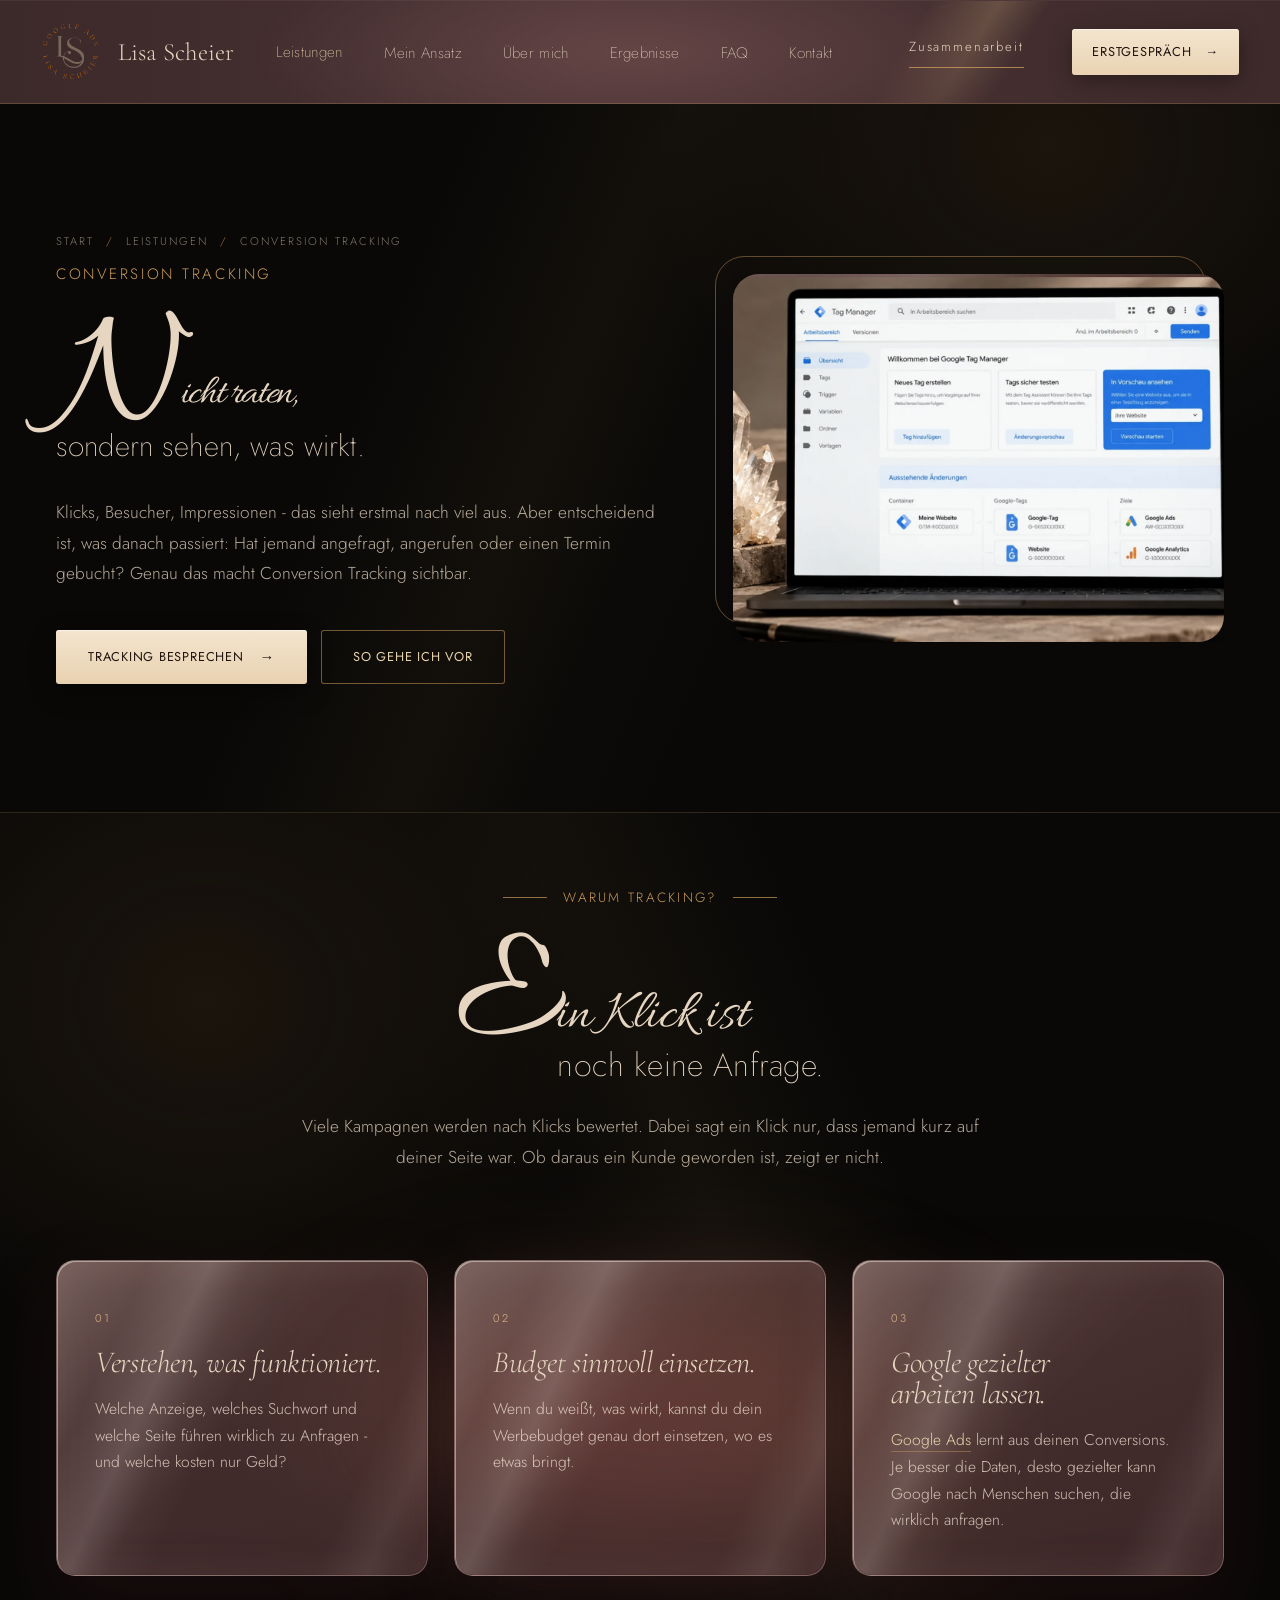
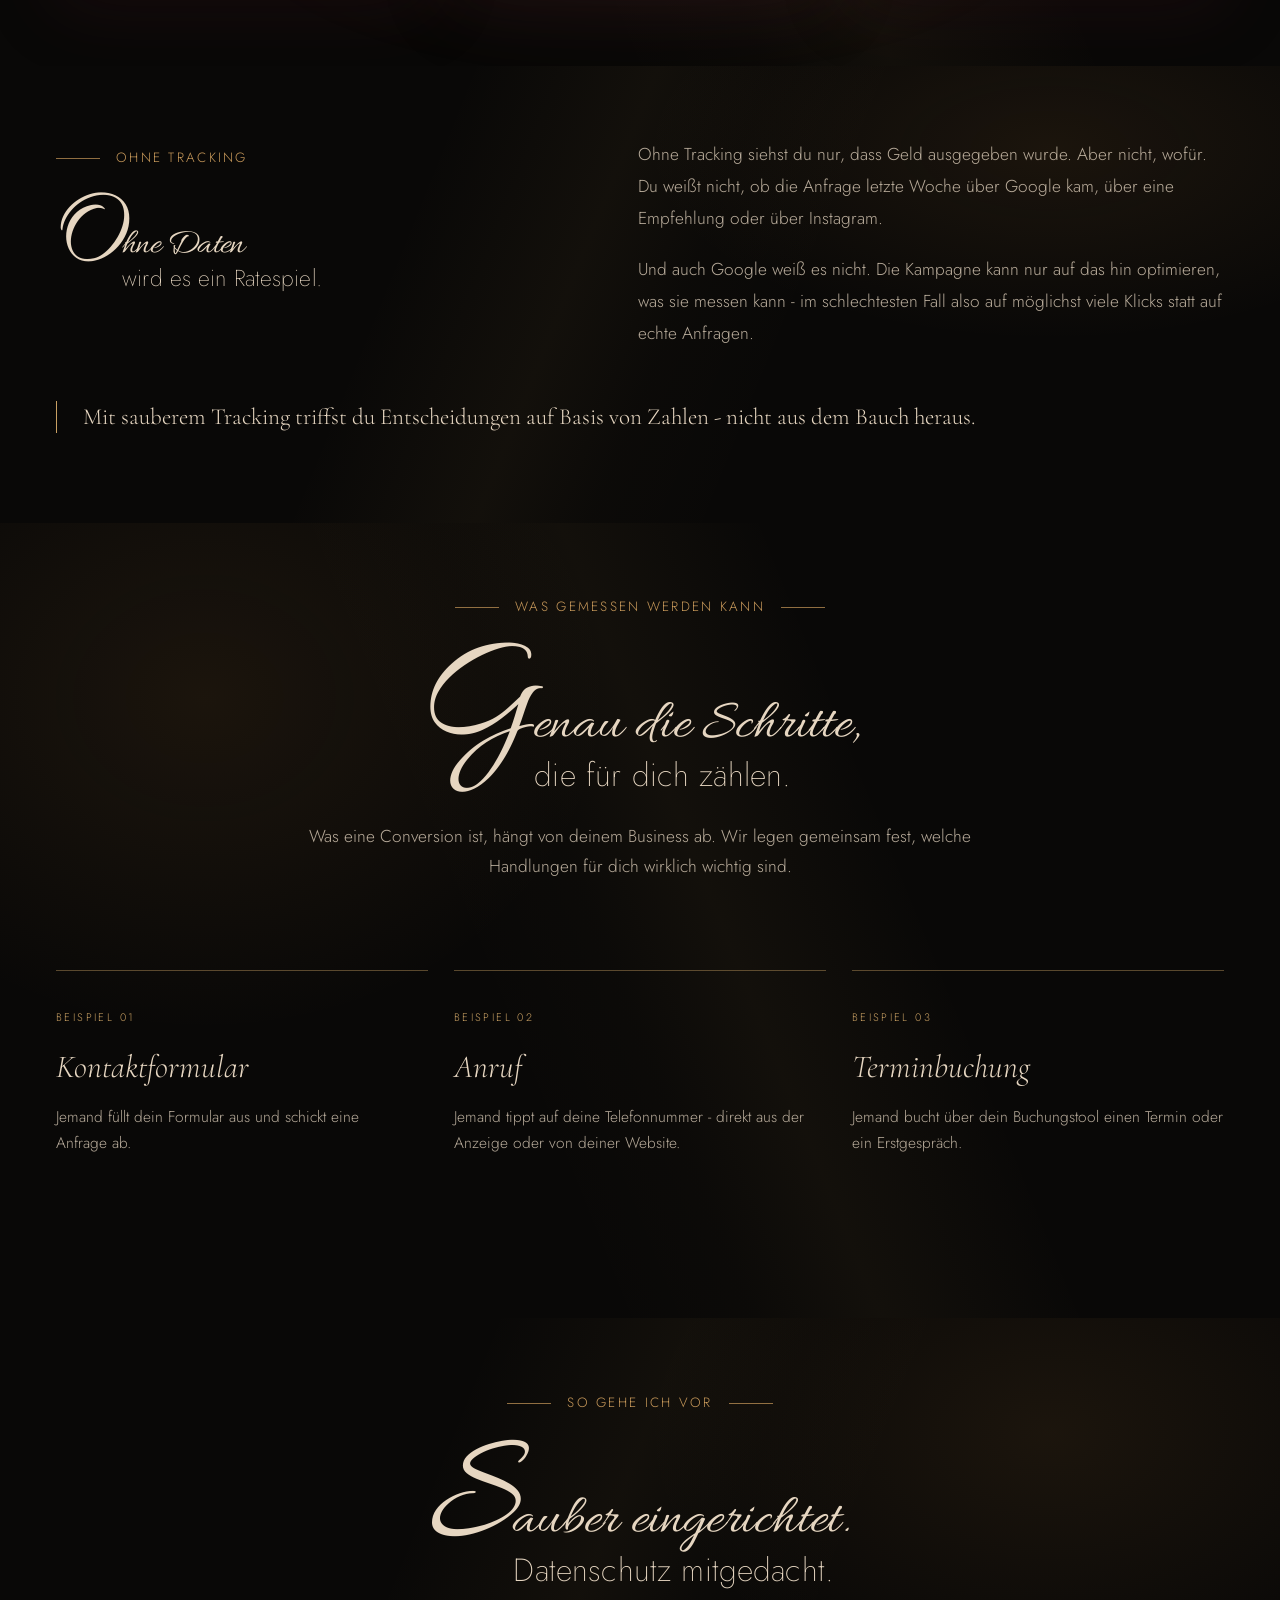
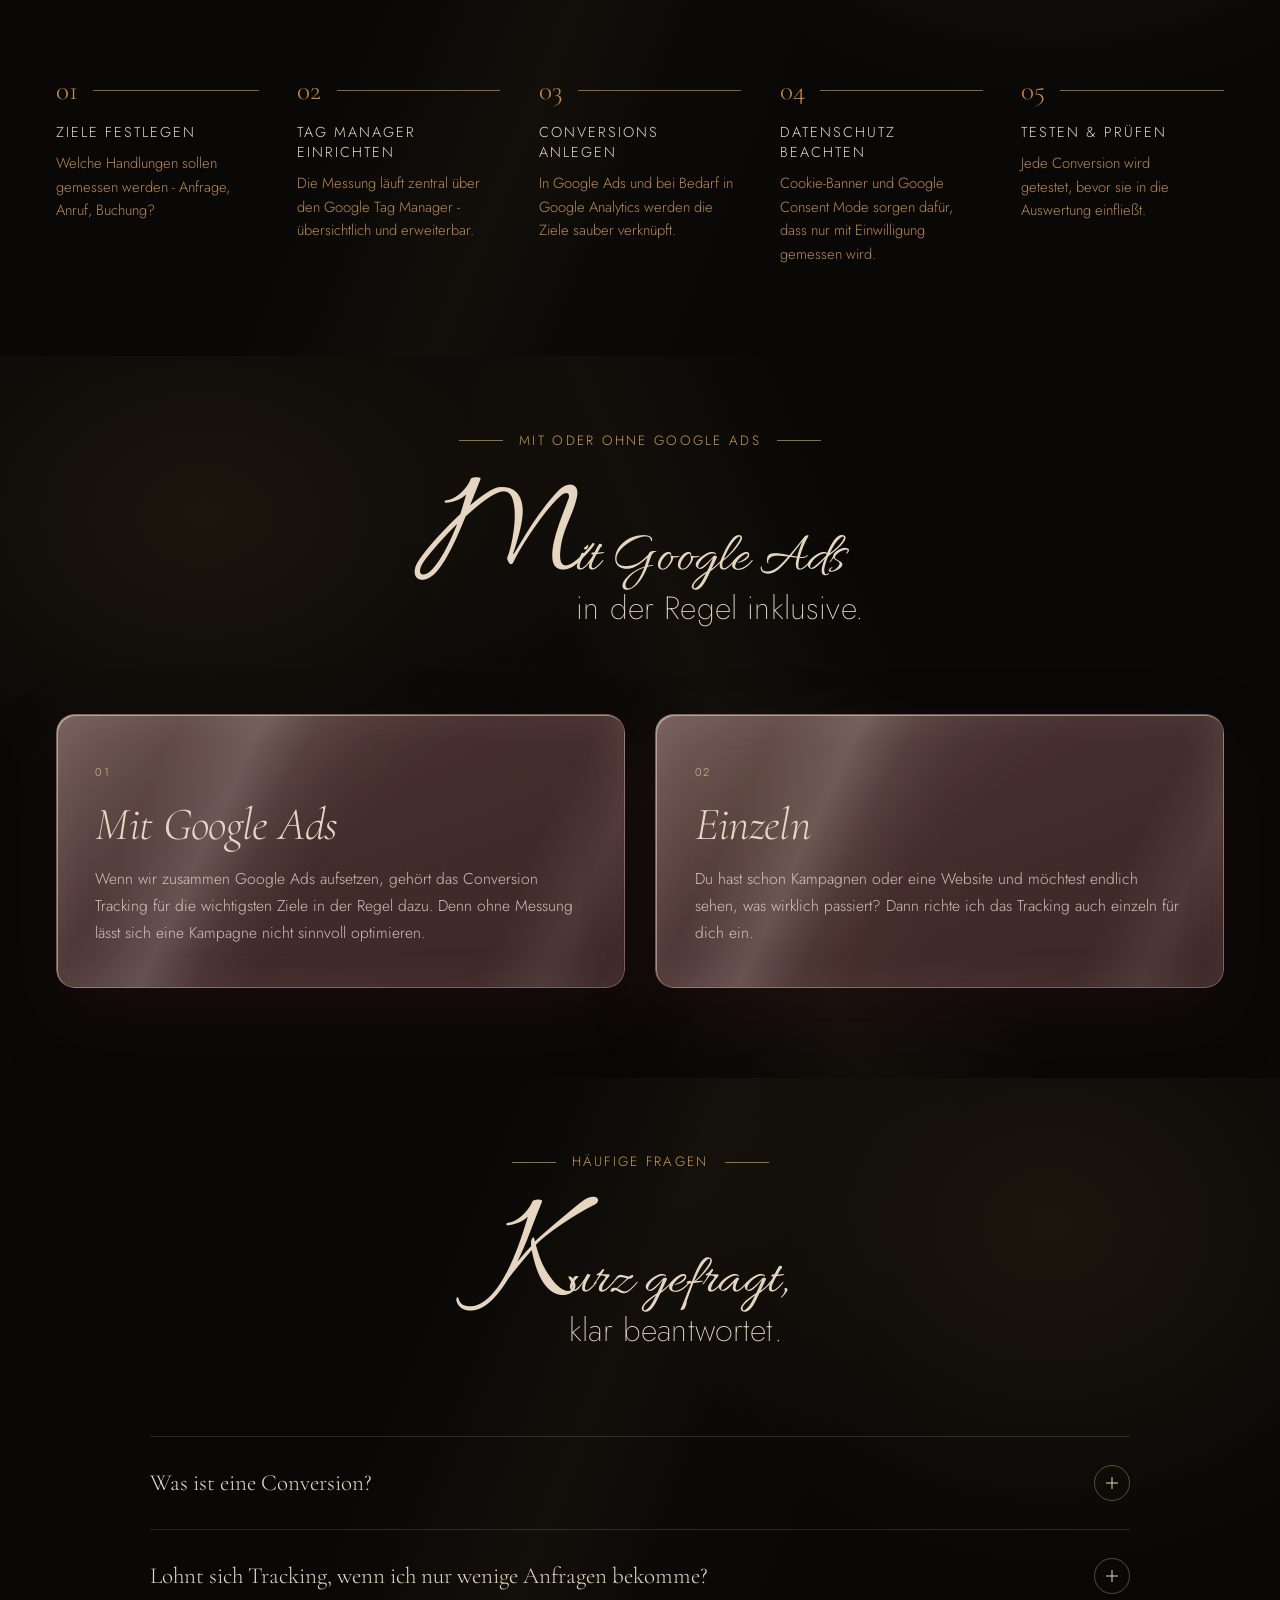
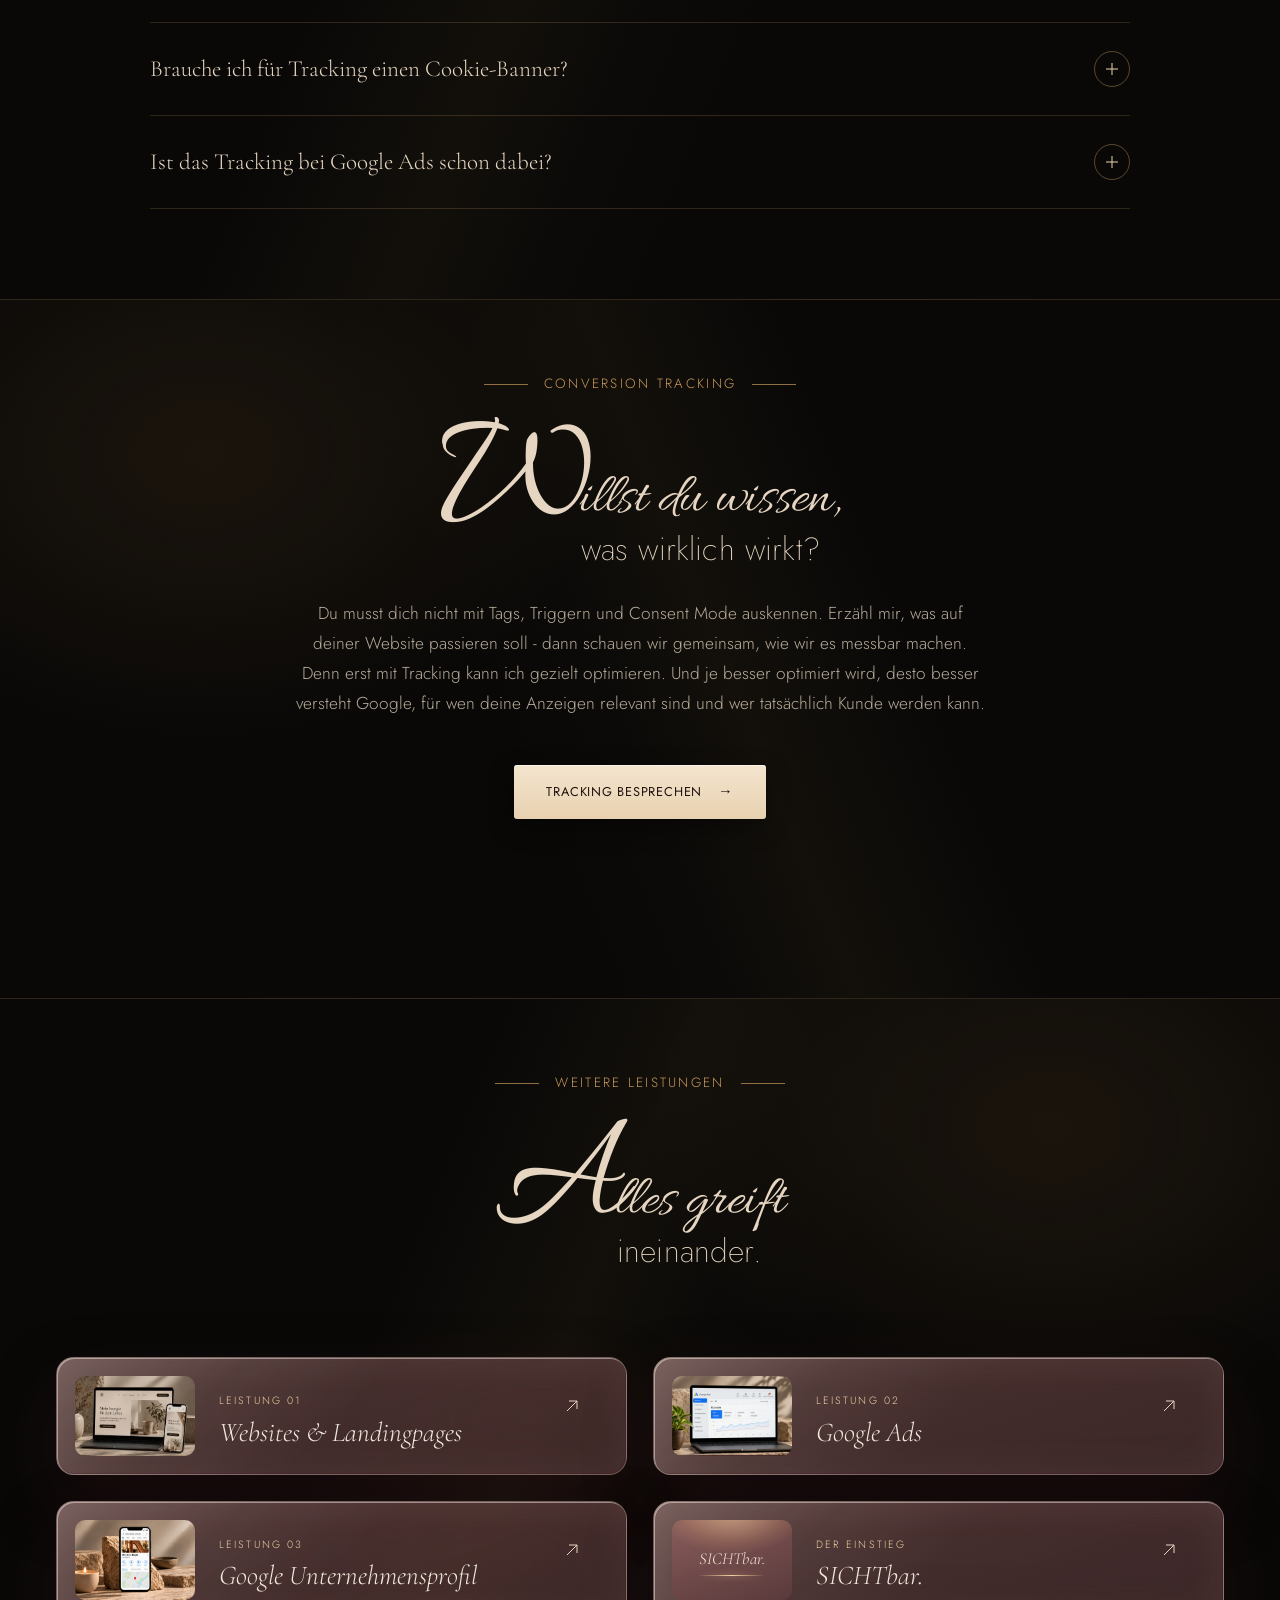
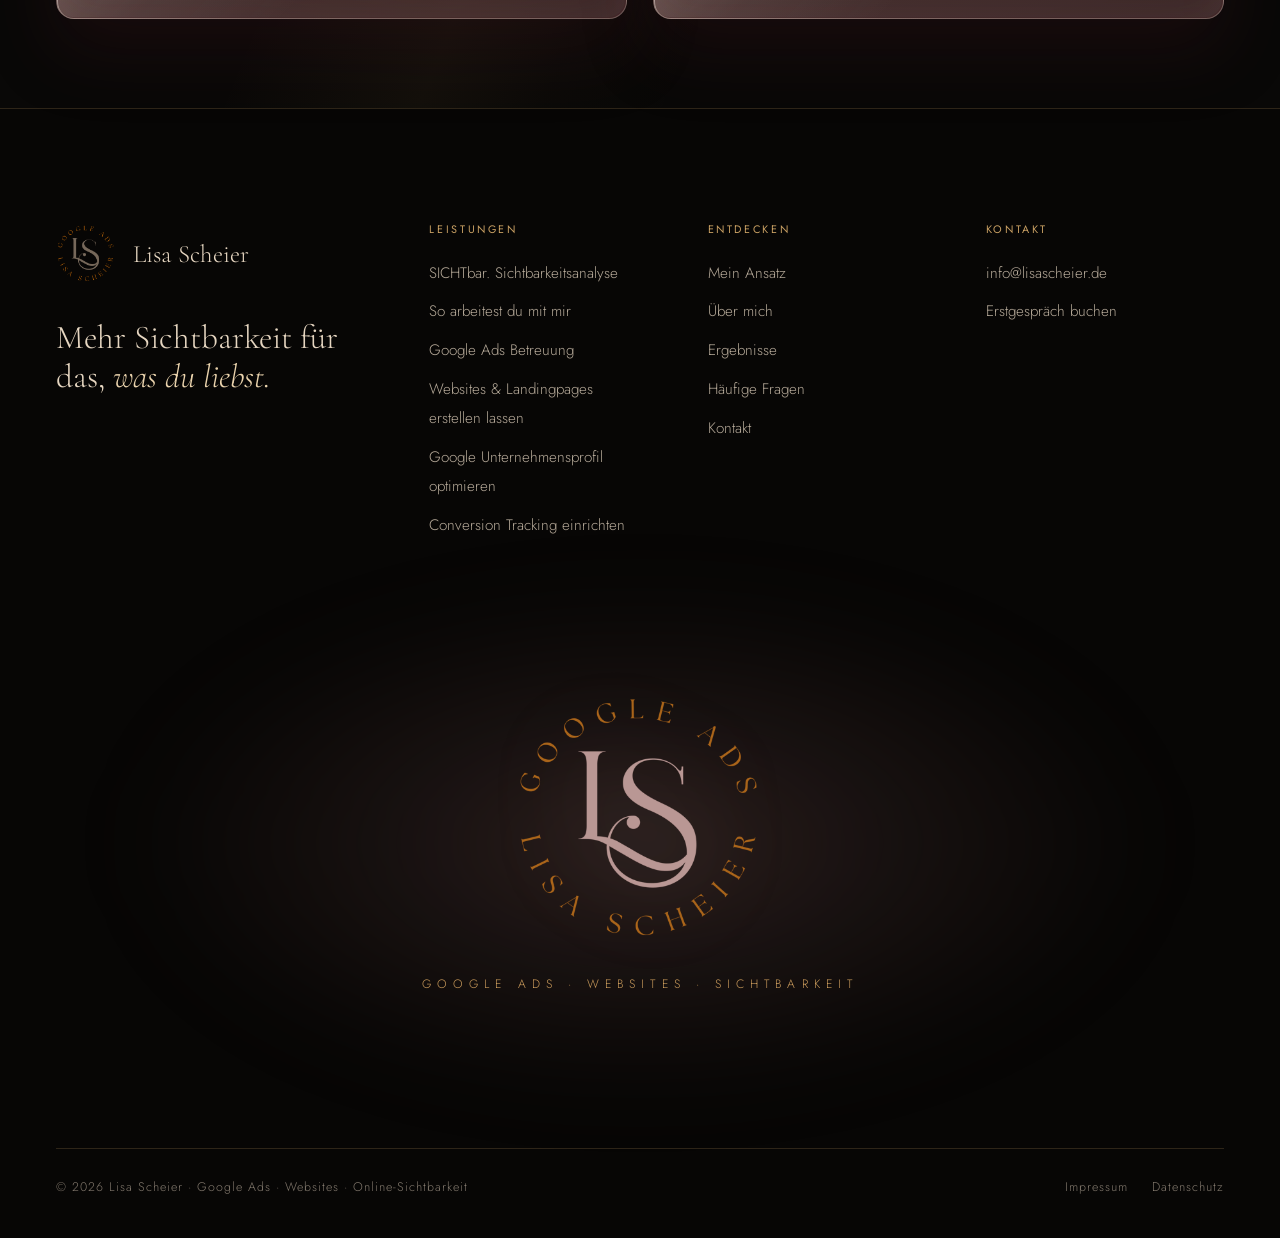
<file: conversion-tracking.html>
<!DOCTYPE html>
<html lang="de">
<head>
<meta charset="utf-8">
<meta name="viewport" content="width=device-width,initial-scale=1,viewport-fit=cover">
<title>Conversion Tracking für Google Ads | Lisa Scheier</title>
<meta name="description" content="Conversion Tracking für Google Ads: sehen, welche Klicks zu Anfragen, Anrufen und Buchungen führen. Datenschutzkonform mit Google Tag Manager.">
<link rel="canonical" href="https://lisascheier.de/conversion-tracking.html">
<meta name="theme-color" content="#0b0908">
<meta property="og:type" content="website">
<meta property="og:locale" content="de_DE">
<meta property="og:site_name" content="Lisa Scheier">
<meta property="og:title" content="Conversion Tracking für Google Ads | Lisa Scheier">
<meta property="og:description" content="Conversion Tracking für Google Ads: sehen, welche Klicks zu Anfragen, Anrufen und Buchungen führen. Datenschutzkonform mit Google Tag Manager.">
<meta property="og:url" content="https://lisascheier.de/conversion-tracking.html">
<meta property="og:image" content="https://lisascheier.de/assets/img/vorschau-social.jpg">
<meta property="og:image:width" content="1200">
<meta property="og:image:height" content="630">
<meta name="twitter:card" content="summary_large_image">
<link rel="icon" href="assets/img/logo.png" type="image/png">
<link rel="preload" href="assets/fonts/cormorant-garamond-v21-latin-300.woff2" as="font" type="font/woff2" crossorigin>
<link rel="preload" href="assets/fonts/jost-v20-latin-300.woff2" as="font" type="font/woff2" crossorigin>
<link rel="preload" href="assets/fonts/allura.woff2" as="font" type="font/woff2" crossorigin>

<link rel="stylesheet" href="assets/css/site.css?v=1793032970">
<link rel="stylesheet" href="assets/css/variante-a.css?v=1793032971">
<link rel="stylesheet" href="assets/css/variante-a-schwarz.css?v=1793032971">
<script type="application/ld+json">{"@context": "https://schema.org", "@type": "Service", "name": "Conversion Tracking", "provider": {"@type": "Person", "name": "Lisa Scheier"}, "areaServed": ["DE", "AT", "CH"], "url": "https://lisascheier.de/conversion-tracking.html"}</script>
</head>
<body>
<a class="skip" href="#main">Zum Inhalt springen</a>
<header class="header">
  <div class="wrap header__inner">
    <a class="brand" href="index.html" aria-label="Lisa Scheier - Startseite">
      <img src="assets/img/logo.png" alt="" width="46" height="46"><span>Lisa Scheier</span>
    </a>
    <nav class="nav" aria-label="Hauptnavigation">
      <ul class="nav__list">
        <li class="has-drop">
          <button class="nav__link is-active" aria-expanded="false" aria-haspopup="true">Leistungen</button>
          <div class="drop"><a href="index.html#leistungen"><small>01</small><strong>Alle Leistungen</strong><span>Websites, Google Ads, Profil &amp; Tracking</span></a><a href="websites-landingpages.html"><small>02</small><strong>Websites &amp; Landingpages</strong><span>Damit nach dem Klick nicht Schluss ist.</span></a><a href="google-ads.html"><small>03</small><strong>Google Ads</strong><span>Sichtbar, wenn bereits gesucht wird.</span></a><a href="sichtbar.html"><small>04</small><strong>SICHTbar.</strong><span>Deine persönliche Sichtbarkeitsanalyse</span></a><a href="google-unternehmensprofil.html"><small>05</small><strong>Google Unternehmensprofil</strong><span>Der erste Eindruck in Suche und Maps.</span></a><a href="conversion-tracking.html" aria-current="page"><small>06</small><strong>Conversion Tracking</strong><span>Sehen, was wirklich wirkt.</span></a><a href="zusammenarbeit.html"><small>07</small><strong>So arbeitest du mit mir</strong><span>SICHTbar., Einzelleistungen &amp; Pakete</span></a></div>
        </li>
        <li><a class="nav__link" href="index.html#ansatz">Mein Ansatz</a></li>
        <li><a class="nav__link" href="index.html#ueber-mich">Über mich</a></li>
        <li><a class="nav__link" href="index.html#ergebnisse">Ergebnisse</a></li>
        <li><a class="nav__link" href="index.html#faq">FAQ</a></li>
        <li><a class="nav__link" href="index.html#kontakt">Kontakt</a></li>
      </ul>
    </nav>
    <div class="header__actions">
      <a class="header__more" href="zusammenarbeit.html">Zusammenarbeit</a>
      <a class="header__cta" href="erstgespraech.html">Erstgespräch <span aria-hidden="true">→</span></a>
      <button class="burger" aria-label="Menü öffnen" aria-expanded="false" aria-controls="mobile-menu"><span></span><span></span></button>
    </div>
  </div>
</header>
<div class="mobile" id="mobile-menu" aria-hidden="true">
  <nav aria-label="Mobile Navigation">
    <a href="index.html#leistungen">Leistungen <small>01</small></a>
    <div class="mobile__sub"><a href="websites-landingpages.html">Websites &amp; Landingpages</a><a href="google-ads.html">Google Ads</a><a href="sichtbar.html">SICHTbar. Sichtbarkeitsanalyse</a><a href="google-unternehmensprofil.html">Google Unternehmensprofil</a><a href="conversion-tracking.html">Conversion Tracking</a><a href="zusammenarbeit.html">So arbeitest du mit mir</a></div>
    <a href="index.html#ansatz">Mein Ansatz <small>02</small></a>
    <a href="index.html#ueber-mich">Über mich <small>03</small></a>
    <a href="index.html#ergebnisse">Ergebnisse <small>04</small></a>
    <a href="index.html#faq">FAQ <small>05</small></a>
    <a href="index.html#kontakt">Kontakt <small>06</small></a>
    <a class="btn" href="erstgespraech.html">Erstgespräch buchen <span class="arr" aria-hidden="true">→</span></a>
  </nav>
  <div class="mobile__meta">
    <a href="mailto:info@lisascheier.de">info@lisascheier.de</a>
  </div>
</div>
<main id="main">
<section class="page-hero">
  <div class="wrap page-hero__grid">
    <div>
      <ol class="crumbs reveal"><li><a href="index.html">Start</a></li><li><a href="index.html#leistungen">Leistungen</a></li><li>Conversion Tracking</li></ol>
      <span class="kicker reveal">Conversion Tracking</span>
      <h1 class="hero__title hero__title--sub reveal" data-d="1" aria-label="Nicht raten, sondern sehen, was wirkt."><span class="hero__script" aria-hidden="true"><span class="hero__s">N</span><span class="hero__chade">icht raten,</span></span> <span class="hero__rest" aria-hidden="true">sondern sehen, was wirkt.</span></h1>
      <p class="lead reveal" data-d="2">Klicks, Besucher, Impressionen - das sieht erstmal nach viel aus. Aber entscheidend ist, was danach passiert: Hat jemand angefragt, angerufen oder einen Termin gebucht? Genau das macht Conversion Tracking sichtbar.</p>
      <div class="btns reveal" data-d="3"><a class="btn" href="index.html#kontakt">Tracking besprechen <span class="arr" aria-hidden="true">→</span></a><a class="btn btn--ghost" href="#vorgehen">So gehe ich vor</a></div>
    </div>
    <div class="page-hero__img reveal-img"><img src="assets/img/leistung-tracking.webp?v=1793032970" alt="Google Tag Manager auf einem Laptop" width="734" height="480"></div>
  </div>
</section>

<section class="section section--line">
  <div class="wrap">
    <div class="head center">
      <span class="kicker reveal">Warum Tracking?</span>
      <h2 class="stitle reveal" data-d="1" aria-label="Ein Klick ist noch keine Anfrage."><span class="stitle__script" aria-hidden="true"><span class="stitle__big">E</span><span class="stitle__word">in Klick ist</span></span> <span class="stitle__rest" aria-hidden="true">noch keine Anfrage.</span></h2>
      <p class="lead reveal" data-d="2">Viele Kampagnen werden nach Klicks bewertet. Dabei sagt ein Klick nur, dass jemand kurz auf deiner Seite war. Ob daraus ein Kunde geworden ist, zeigt er nicht.</p>
    </div>
    <div class="cards">
      <article class="card reveal"><span class="n">01</span><h3>Verstehen, was funktioniert.</h3><p>Welche Anzeige, welches Suchwort und welche Seite führen wirklich zu Anfragen - und welche kosten nur Geld?</p></article>
      <article class="card reveal" data-d="1"><span class="n">02</span><h3>Budget sinnvoll einsetzen.</h3><p>Wenn du weißt, was wirkt, kannst du dein Werbebudget genau dort einsetzen, wo es etwas bringt.</p></article>
      <article class="card reveal" data-d="2"><span class="n">03</span><h3>Google gezielter arbeiten lassen.</h3><p><a class="textlink" href="google-ads.html">Google Ads</a> lernt aus deinen Conversions. Je besser die Daten, desto gezielter kann Google nach Menschen suchen, die wirklich anfragen.</p></article>
    </div>
  </div>
</section>

<section class="section section--tint">
  <div class="wrap split">
    <div>
      <span class="kicker reveal">Ohne Tracking</span>
      <h2 class="stitle reveal" data-d="1" aria-label="Ohne Daten wird es ein Ratespiel."><span class="stitle__script" aria-hidden="true"><span class="stitle__big">O</span><span class="stitle__word">hne Daten</span></span> <span class="stitle__rest" aria-hidden="true">wird es ein Ratespiel.</span></h2>
    </div>
    <div class="prose reveal" data-d="2">
      <p>Ohne Tracking siehst du nur, dass Geld ausgegeben wurde. Aber nicht, wofür. Du weißt nicht, ob die Anfrage letzte Woche über Google kam, über eine Empfehlung oder über Instagram.</p>
      <p>Und auch Google weiß es nicht. Die Kampagne kann nur auf das hin optimieren, was sie messen kann - im schlechtesten Fall also auf möglichst viele Klicks statt auf echte Anfragen.</p>
    </div>
  </div>
  <div class="wrap">
    <p class="pull pull--wide reveal">Mit sauberem Tracking triffst du Entscheidungen auf Basis von Zahlen - nicht aus dem Bauch heraus.</p>
  </div>
</section>

<section class="section">
  <div class="wrap">
    <div class="head center">
      <span class="kicker reveal">Was gemessen werden kann</span>
      <h2 class="stitle reveal" data-d="1" aria-label="Genau die Schritte, die für dich zählen."><span class="stitle__script" aria-hidden="true"><span class="stitle__big">G</span><span class="stitle__word">enau die Schritte,</span></span> <span class="stitle__rest" aria-hidden="true">die für dich zählen.</span></h2>
      <p class="lead reveal" data-d="2">Was eine Conversion ist, hängt von deinem Business ab. Wir legen gemeinsam fest, welche Handlungen für dich wirklich wichtig sind.</p>
    </div>
    <div class="examples">
      <div class="example reveal"><small>Beispiel 01</small><strong>Kontaktformular</strong><p>Jemand füllt dein Formular aus und schickt eine Anfrage ab.</p></div>
      <div class="example reveal" data-d="1"><small>Beispiel 02</small><strong>Anruf</strong><p>Jemand tippt auf deine Telefonnummer - direkt aus der Anzeige oder von deiner Website.</p></div>
      <div class="example reveal" data-d="2"><small>Beispiel 03</small><strong>Terminbuchung</strong><p>Jemand bucht über dein Buchungstool einen Termin oder ein Erstgespräch.</p></div>
    </div>
  </div>
</section>

<section class="section section--tint" id="vorgehen">
  <div class="wrap">
    <div class="head center">
      <span class="kicker reveal">So gehe ich vor</span>
      <h2 class="stitle reveal" data-d="1" aria-label="Sauber eingerichtet. Datenschutz mitgedacht."><span class="stitle__script" aria-hidden="true"><span class="stitle__big">S</span><span class="stitle__word">auber eingerichtet.</span></span> <span class="stitle__rest" aria-hidden="true">Datenschutz mitgedacht.</span></h2>
    </div>
    <ol class="steps steps--5">
      <li><span class="n">01</span><h3>Ziele festlegen</h3><p>Welche Handlungen sollen gemessen werden - Anfrage, Anruf, Buchung?</p></li>
      <li><span class="n">02</span><h3>Tag Manager einrichten</h3><p>Die Messung läuft zentral über den Google Tag Manager - übersichtlich und erweiterbar.</p></li>
      <li><span class="n">03</span><h3>Conversions anlegen</h3><p>In Google Ads und bei Bedarf in Google Analytics werden die Ziele sauber verknüpft.</p></li>
      <li><span class="n">04</span><h3>Datenschutz beachten</h3><p>Cookie-Banner und Google Consent Mode sorgen dafür, dass nur mit Einwilligung gemessen wird.</p></li>
      <li><span class="n">05</span><h3>Testen &amp; prüfen</h3><p>Jede Conversion wird getestet, bevor sie in die Auswertung einfließt.</p></li>
    </ol>
  </div>
</section>

<section class="section" id="preise">
  <div class="wrap">
    <div class="head center">
      <span class="kicker reveal">Mit oder ohne Google Ads</span>
      <h2 class="stitle reveal" data-d="1" aria-label="Mit Google Ads in der Regel inklusive."><span class="stitle__script" aria-hidden="true"><span class="stitle__big">M</span><span class="stitle__word">it Google Ads</span></span> <span class="stitle__rest" aria-hidden="true">in der Regel inklusive.</span></h2>
    </div>
    <div class="compare">
      <article class="card reveal"><span class="n">01</span><h3>Mit Google Ads</h3><p>Wenn wir zusammen Google Ads aufsetzen, gehört das Conversion Tracking für die wichtigsten Ziele in der Regel dazu. Denn ohne Messung lässt sich eine Kampagne nicht sinnvoll optimieren.</p></article>
      <article class="card reveal" data-d="1"><span class="n">02</span><h3>Einzeln</h3><p>Du hast schon Kampagnen oder eine Website und möchtest endlich sehen, was wirklich passiert? Dann richte ich das Tracking auch einzeln für dich ein.</p></article>
    </div>
  </div>
</section>
<section class="section faq faq--page" id="fragen">
  <div class="wrap">
    <div class="head center">
      <span class="kicker reveal">Häufige Fragen</span>
      <h2 class="stitle reveal" data-d="1" aria-label="Kurz gefragt, klar beantwortet."><span class="stitle__script" aria-hidden="true"><span class="stitle__big">K</span><span class="stitle__word">urz gefragt,</span></span> <span class="stitle__rest" aria-hidden="true">klar beantwortet.</span></h2>
    </div>
    <div class="faq__list faq__list--center">
        <details><summary><h3 class="faq__q">Was ist eine Conversion?</h3><i aria-hidden="true"></i></summary><div class="faq__answer"><p>Eine Handlung, die für dein Business zählt, zum Beispiel eine Anfrage über das Formular, ein Anruf oder eine Terminbuchung. Welche Handlungen gemessen werden, legen wir gemeinsam fest. Ein Klick allein ist keine Conversion.</p></div></details>
        <details><summary><h3 class="faq__q">Lohnt sich Tracking, wenn ich nur wenige Anfragen bekomme?</h3><i aria-hidden="true"></i></summary><div class="faq__answer"><p>Gerade dann. Bei wenigen Anfragen zählt jede einzelne, und ohne Tracking weißt du nicht, ob sie über Google, eine Empfehlung oder Instagram kam. Außerdem kann <a class="textlink" href="google-ads.html">Google Ads</a> nur auf das optimieren, was gemessen wird.</p></div></details>
        <details><summary><h3 class="faq__q">Brauche ich für Tracking einen Cookie-Banner?</h3><i aria-hidden="true"></i></summary><div class="faq__answer"><p>Ja. Dienste wie Google Ads oder Google Analytics dürfen erst messen, wenn deine Besucher zugestimmt haben. Ich richte das mit Cookie-Banner und Google Consent Mode so ein, dass nur mit Einwilligung gemessen wird. Eine Rechtsberatung ersetze ich allerdings nicht.</p></div></details>
        <details><summary><h3 class="faq__q">Ist das Tracking bei Google Ads schon dabei?</h3><i aria-hidden="true"></i></summary><div class="faq__answer"><p>Ja, wenn wir Google Ads zusammen aufsetzen, gehört das Tracking für die wichtigsten Ziele in der Regel dazu. Du hast schon Kampagnen oder eine Website? Dann richte ich das Tracking auch einzeln für dich ein.</p></div></details>
    </div>
  </div>
</section>
<script type="application/ld+json">{"@context": "https://schema.org", "@type": "FAQPage", "mainEntity": [{"@type": "Question", "name": "Was ist eine Conversion?", "acceptedAnswer": {"@type": "Answer", "text": "Eine Handlung, die für dein Business zählt, zum Beispiel eine Anfrage über das Formular, ein Anruf oder eine Terminbuchung. Welche Handlungen gemessen werden, legen wir gemeinsam fest. Ein Klick allein ist keine Conversion."}}, {"@type": "Question", "name": "Lohnt sich Tracking, wenn ich nur wenige Anfragen bekomme?", "acceptedAnswer": {"@type": "Answer", "text": "Gerade dann. Bei wenigen Anfragen zählt jede einzelne, und ohne Tracking weißt du nicht, ob sie über Google, eine Empfehlung oder Instagram kam. Außerdem kann Google Ads nur auf das optimieren, was gemessen wird."}}, {"@type": "Question", "name": "Brauche ich für Tracking einen Cookie-Banner?", "acceptedAnswer": {"@type": "Answer", "text": "Ja. Dienste wie Google Ads oder Google Analytics dürfen erst messen, wenn deine Besucher zugestimmt haben. Ich richte das mit Cookie-Banner und Google Consent Mode so ein, dass nur mit Einwilligung gemessen wird. Eine Rechtsberatung ersetze ich allerdings nicht."}}, {"@type": "Question", "name": "Ist das Tracking bei Google Ads schon dabei?", "acceptedAnswer": {"@type": "Answer", "text": "Ja, wenn wir Google Ads zusammen aufsetzen, gehört das Tracking für die wichtigsten Ziele in der Regel dazu. Du hast schon Kampagnen oder eine Website? Dann richte ich das Tracking auch einzeln für dich ein."}}]}</script>
<section class="cta" id="kontakt-cta">
  <div class="wrap center">
    <span class="kicker reveal">Conversion Tracking</span>
    <h2 class="stitle reveal" data-d="1" aria-label="Willst du wissen, was wirklich wirkt?"><span class="stitle__script" aria-hidden="true"><span class="stitle__big">W</span><span class="stitle__word">illst du wissen,</span></span> <span class="stitle__rest" aria-hidden="true">was wirklich wirkt?</span></h2>
    <p class="lead reveal" data-d="2">Du musst dich nicht mit Tags, Triggern und Consent Mode auskennen. Erzähl mir, was auf deiner Website passieren soll - dann schauen wir gemeinsam, wie wir es messbar machen. Denn erst mit Tracking kann ich gezielt optimieren. Und je besser optimiert wird, desto besser versteht Google, für wen deine Anzeigen relevant sind und wer tatsächlich Kunde werden kann.</p>
    <div class="btns reveal" data-d="3"><a class="btn" href="index.html#kontakt">Tracking besprechen <span class="arr" aria-hidden="true">→</span></a></div>
  </div>
</section>
<section class="section section--line">
  <div class="wrap">
    <div class="head center"><span class="kicker reveal">Weitere Leistungen</span><h2 class="stitle reveal" data-d="1" aria-label="Alles greift ineinander."><span class="stitle__script" aria-hidden="true"><span class="stitle__big">A</span><span class="stitle__word">lles greift</span></span> <span class="stitle__rest" aria-hidden="true">ineinander.</span></h2></div>
    <div class="more"><a href="websites-landingpages.html" class="reveal"><img src="assets/img/leistung-websites.webp?v=1793032970" alt="" loading="lazy" width="120" height="80"><div><small>Leistung 01</small><strong>Websites &amp; Landingpages</strong></div><span class="service__arrow"><svg width="16" height="16" viewBox="0 0 16 16" aria-hidden="true"><path d="M3 13L13 3M5 3h8v8" fill="none" stroke="currentColor"/></svg></span></a><a href="google-ads.html" class="reveal"><img src="assets/img/leistung-google-ads.webp?v=1793032970" alt="" loading="lazy" width="120" height="80"><div><small>Leistung 02</small><strong>Google Ads</strong></div><span class="service__arrow"><svg width="16" height="16" viewBox="0 0 16 16" aria-hidden="true"><path d="M3 13L13 3M5 3h8v8" fill="none" stroke="currentColor"/></svg></span></a><a href="google-unternehmensprofil.html" class="reveal"><img src="assets/img/leistung-unternehmensprofil.webp?v=1793032970" alt="" loading="lazy" width="120" height="80"><div><small>Leistung 03</small><strong>Google Unternehmensprofil</strong></div><span class="service__arrow"><svg width="16" height="16" viewBox="0 0 16 16" aria-hidden="true"><path d="M3 13L13 3M5 3h8v8" fill="none" stroke="currentColor"/></svg></span></a><a href="sichtbar.html" class="reveal"><span class="more__thumb" aria-hidden="true">SICHTbar.</span><div><small>Der Einstieg</small><strong>SICHTbar.</strong></div><span class="service__arrow"><svg width="16" height="16" viewBox="0 0 16 16" aria-hidden="true"><path d="M3 13L13 3M5 3h8v8" fill="none" stroke="currentColor"/></svg></span></a></div>
  </div>
</section>
</main>
<footer class="footer">
  <div class="wrap">
    <div class="footer__top">
      <div>
        <a class="brand" href="index.html"><img src="assets/img/logo.png" alt="" width="46" height="46"><span>Lisa Scheier</span></a>
        <p class="footer__claim">Mehr Sichtbarkeit für das, <em>was du liebst.</em></p>
      </div>
      <div>
        <h4>Leistungen</h4>
        <ul>
          <li><a href="sichtbar.html">SICHTbar. Sichtbarkeitsanalyse</a></li>
          <li><a href="zusammenarbeit.html">So arbeitest du mit mir</a></li>
          <li><a href="google-ads.html">Google Ads Betreuung</a></li>
          <li><a href="websites-landingpages.html">Websites &amp; Landingpages erstellen lassen</a></li>
          <li><a href="google-unternehmensprofil.html">Google Unternehmensprofil optimieren</a></li>
          <li><a href="conversion-tracking.html">Conversion Tracking einrichten</a></li>
        </ul>
      </div>
      <div>
        <h4>Entdecken</h4>
        <ul>
          <li><a href="index.html#ansatz">Mein Ansatz</a></li>
          <li><a href="index.html#ueber-mich">Über mich</a></li>
          <li><a href="index.html#ergebnisse">Ergebnisse</a></li>
          <li><a href="index.html#faq">Häufige Fragen</a></li>
          <li><a href="index.html#kontakt">Kontakt</a></li>
        </ul>
      </div>
      <div>
        <h4>Kontakt</h4>
        <ul>
          <li><a href="mailto:info@lisascheier.de">info@lisascheier.de</a></li>
          <li><a href="erstgespraech.html">Erstgespräch buchen</a></li>
        </ul>
      </div>
    </div>
    <div class="footer__brandmark" aria-hidden="true"><img class="footer__logo" src="assets/img/logo-footer.png" alt="" width="400" height="400" loading="lazy"><span class="footer__tag">Google Ads · Websites · Sichtbarkeit</span></div>
    <div class="footer__bottom">
      <span>© <span data-year>2026</span> Lisa Scheier · Google Ads · Websites · Online-Sichtbarkeit</span>
      <nav aria-label="Rechtliches">
        <a href="impressum.html">Impressum</a>
        <a href="datenschutz.html">Datenschutz</a>
      </nav>
    </div>
  </div>
</footer>
<script src="assets/js/site.js?v=1793032970" defer></script>
</body>
</html>
</file>
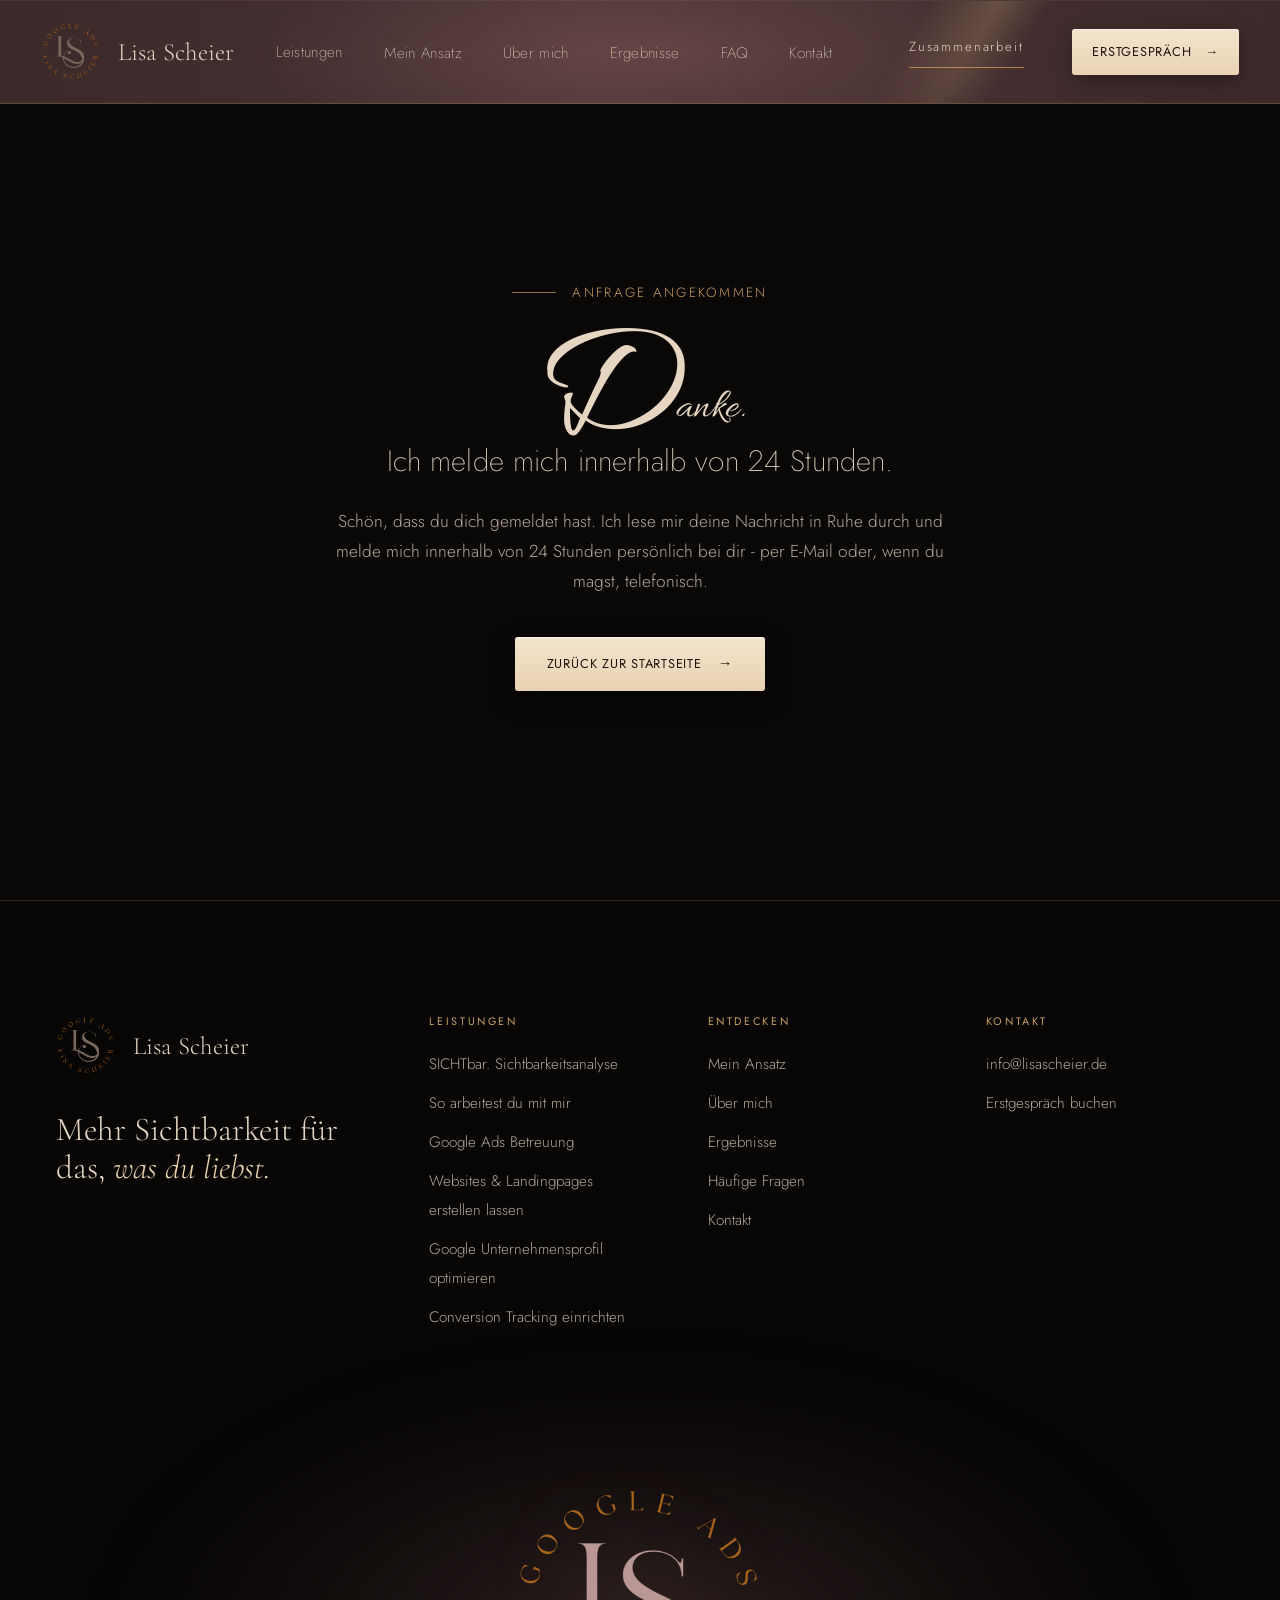
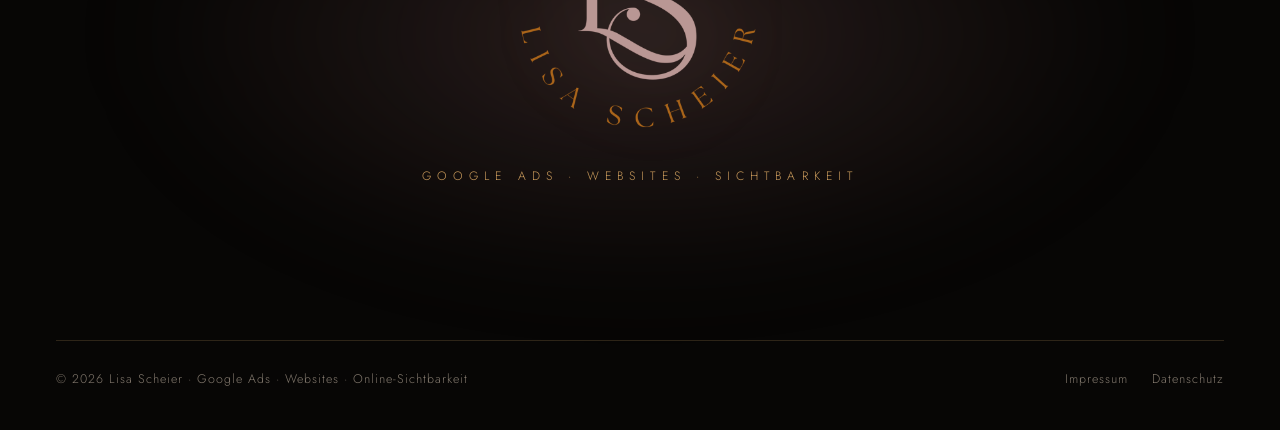
<file: danke.html>
<!DOCTYPE html>
<html lang="de">
<head>
<meta charset="utf-8">
<meta name="viewport" content="width=device-width,initial-scale=1,viewport-fit=cover">
<title>Danke für deine Anfrage - Lisa Scheier</title>
<meta name="description" content="Deine Anfrage ist angekommen.">
<link rel="canonical" href="https://lisascheier.de/danke.html">
<meta name="theme-color" content="#0b0908">
<meta property="og:type" content="website">
<meta property="og:locale" content="de_DE">
<meta property="og:site_name" content="Lisa Scheier">
<meta property="og:title" content="Danke für deine Anfrage - Lisa Scheier">
<meta property="og:description" content="Deine Anfrage ist angekommen.">
<meta property="og:url" content="https://lisascheier.de/danke.html">
<meta property="og:image" content="https://lisascheier.de/assets/img/vorschau-social.jpg">
<meta property="og:image:width" content="1200">
<meta property="og:image:height" content="630">
<meta name="twitter:card" content="summary_large_image">
<link rel="icon" href="assets/img/logo.png" type="image/png">
<link rel="preload" href="assets/fonts/cormorant-garamond-v21-latin-300.woff2" as="font" type="font/woff2" crossorigin>
<link rel="preload" href="assets/fonts/jost-v20-latin-300.woff2" as="font" type="font/woff2" crossorigin>
<link rel="preload" href="assets/fonts/allura.woff2" as="font" type="font/woff2" crossorigin>

<link rel="stylesheet" href="assets/css/site.css?v=1793032970">
<link rel="stylesheet" href="assets/css/variante-a.css?v=1793032971">
<link rel="stylesheet" href="assets/css/variante-a-schwarz.css?v=1793032971">
<meta name="robots" content="noindex,nofollow">
</head>
<body>
<a class="skip" href="#main">Zum Inhalt springen</a>
<header class="header">
  <div class="wrap header__inner">
    <a class="brand" href="index.html" aria-label="Lisa Scheier - Startseite">
      <img src="assets/img/logo.png" alt="" width="46" height="46"><span>Lisa Scheier</span>
    </a>
    <nav class="nav" aria-label="Hauptnavigation">
      <ul class="nav__list">
        <li class="has-drop">
          <button class="nav__link" aria-expanded="false" aria-haspopup="true">Leistungen</button>
          <div class="drop"><a href="index.html#leistungen"><small>01</small><strong>Alle Leistungen</strong><span>Websites, Google Ads, Profil &amp; Tracking</span></a><a href="websites-landingpages.html"><small>02</small><strong>Websites &amp; Landingpages</strong><span>Damit nach dem Klick nicht Schluss ist.</span></a><a href="google-ads.html"><small>03</small><strong>Google Ads</strong><span>Sichtbar, wenn bereits gesucht wird.</span></a><a href="sichtbar.html"><small>04</small><strong>SICHTbar.</strong><span>Deine persönliche Sichtbarkeitsanalyse</span></a><a href="google-unternehmensprofil.html"><small>05</small><strong>Google Unternehmensprofil</strong><span>Der erste Eindruck in Suche und Maps.</span></a><a href="conversion-tracking.html"><small>06</small><strong>Conversion Tracking</strong><span>Sehen, was wirklich wirkt.</span></a><a href="zusammenarbeit.html"><small>07</small><strong>So arbeitest du mit mir</strong><span>SICHTbar., Einzelleistungen &amp; Pakete</span></a></div>
        </li>
        <li><a class="nav__link" href="index.html#ansatz">Mein Ansatz</a></li>
        <li><a class="nav__link" href="index.html#ueber-mich">Über mich</a></li>
        <li><a class="nav__link" href="index.html#ergebnisse">Ergebnisse</a></li>
        <li><a class="nav__link" href="index.html#faq">FAQ</a></li>
        <li><a class="nav__link" href="index.html#kontakt">Kontakt</a></li>
      </ul>
    </nav>
    <div class="header__actions">
      <a class="header__more" href="zusammenarbeit.html">Zusammenarbeit</a>
      <a class="header__cta" href="erstgespraech.html">Erstgespräch <span aria-hidden="true">→</span></a>
      <button class="burger" aria-label="Menü öffnen" aria-expanded="false" aria-controls="mobile-menu"><span></span><span></span></button>
    </div>
  </div>
</header>
<div class="mobile" id="mobile-menu" aria-hidden="true">
  <nav aria-label="Mobile Navigation">
    <a href="index.html#leistungen">Leistungen <small>01</small></a>
    <div class="mobile__sub"><a href="websites-landingpages.html">Websites &amp; Landingpages</a><a href="google-ads.html">Google Ads</a><a href="sichtbar.html">SICHTbar. Sichtbarkeitsanalyse</a><a href="google-unternehmensprofil.html">Google Unternehmensprofil</a><a href="conversion-tracking.html">Conversion Tracking</a><a href="zusammenarbeit.html">So arbeitest du mit mir</a></div>
    <a href="index.html#ansatz">Mein Ansatz <small>02</small></a>
    <a href="index.html#ueber-mich">Über mich <small>03</small></a>
    <a href="index.html#ergebnisse">Ergebnisse <small>04</small></a>
    <a href="index.html#faq">FAQ <small>05</small></a>
    <a href="index.html#kontakt">Kontakt <small>06</small></a>
    <a class="btn" href="erstgespraech.html">Erstgespräch buchen <span class="arr" aria-hidden="true">→</span></a>
  </nav>
  <div class="mobile__meta">
    <a href="mailto:info@lisascheier.de">info@lisascheier.de</a>
  </div>
</div>
<main id="main" class="thanks"><div class="wrap--narrow">
  <span class="kicker reveal">Anfrage angekommen</span>
  <h1 class="hero__title hero__title--sub thanks__title reveal" data-d="1" aria-label="Danke. Ich melde mich innerhalb von 24 Stunden."><span class="hero__script" aria-hidden="true"><span class="hero__s">D</span><span class="hero__chade">anke.</span></span> <span class="hero__rest" aria-hidden="true">Ich melde mich innerhalb von 24 Stunden.</span></h1>
  <p class="lead reveal" data-d="2" style="margin-inline:auto">Schön, dass du dich gemeldet hast. Ich lese mir deine Nachricht in Ruhe durch und melde mich innerhalb von 24 Stunden persönlich bei dir - per E-Mail oder, wenn du magst, telefonisch.</p>
  <div class="btns reveal" data-d="3" style="justify-content:center;margin-top:40px"><a class="btn" href="index.html">Zurück zur Startseite <span class="arr" aria-hidden="true">→</span></a></div>
</div></main>
<footer class="footer">
  <div class="wrap">
    <div class="footer__top">
      <div>
        <a class="brand" href="index.html"><img src="assets/img/logo.png" alt="" width="46" height="46"><span>Lisa Scheier</span></a>
        <p class="footer__claim">Mehr Sichtbarkeit für das, <em>was du liebst.</em></p>
      </div>
      <div>
        <h4>Leistungen</h4>
        <ul>
          <li><a href="sichtbar.html">SICHTbar. Sichtbarkeitsanalyse</a></li>
          <li><a href="zusammenarbeit.html">So arbeitest du mit mir</a></li>
          <li><a href="google-ads.html">Google Ads Betreuung</a></li>
          <li><a href="websites-landingpages.html">Websites &amp; Landingpages erstellen lassen</a></li>
          <li><a href="google-unternehmensprofil.html">Google Unternehmensprofil optimieren</a></li>
          <li><a href="conversion-tracking.html">Conversion Tracking einrichten</a></li>
        </ul>
      </div>
      <div>
        <h4>Entdecken</h4>
        <ul>
          <li><a href="index.html#ansatz">Mein Ansatz</a></li>
          <li><a href="index.html#ueber-mich">Über mich</a></li>
          <li><a href="index.html#ergebnisse">Ergebnisse</a></li>
          <li><a href="index.html#faq">Häufige Fragen</a></li>
          <li><a href="index.html#kontakt">Kontakt</a></li>
        </ul>
      </div>
      <div>
        <h4>Kontakt</h4>
        <ul>
          <li><a href="mailto:info@lisascheier.de">info@lisascheier.de</a></li>
          <li><a href="erstgespraech.html">Erstgespräch buchen</a></li>
        </ul>
      </div>
    </div>
    <div class="footer__brandmark" aria-hidden="true"><img class="footer__logo" src="assets/img/logo-footer.png" alt="" width="400" height="400" loading="lazy"><span class="footer__tag">Google Ads · Websites · Sichtbarkeit</span></div>
    <div class="footer__bottom">
      <span>© <span data-year>2026</span> Lisa Scheier · Google Ads · Websites · Online-Sichtbarkeit</span>
      <nav aria-label="Rechtliches">
        <a href="impressum.html">Impressum</a>
        <a href="datenschutz.html">Datenschutz</a>
      </nav>
    </div>
  </div>
</footer>
<script src="assets/js/site.js?v=1793032970" defer></script>
</body>
</html>
</file>
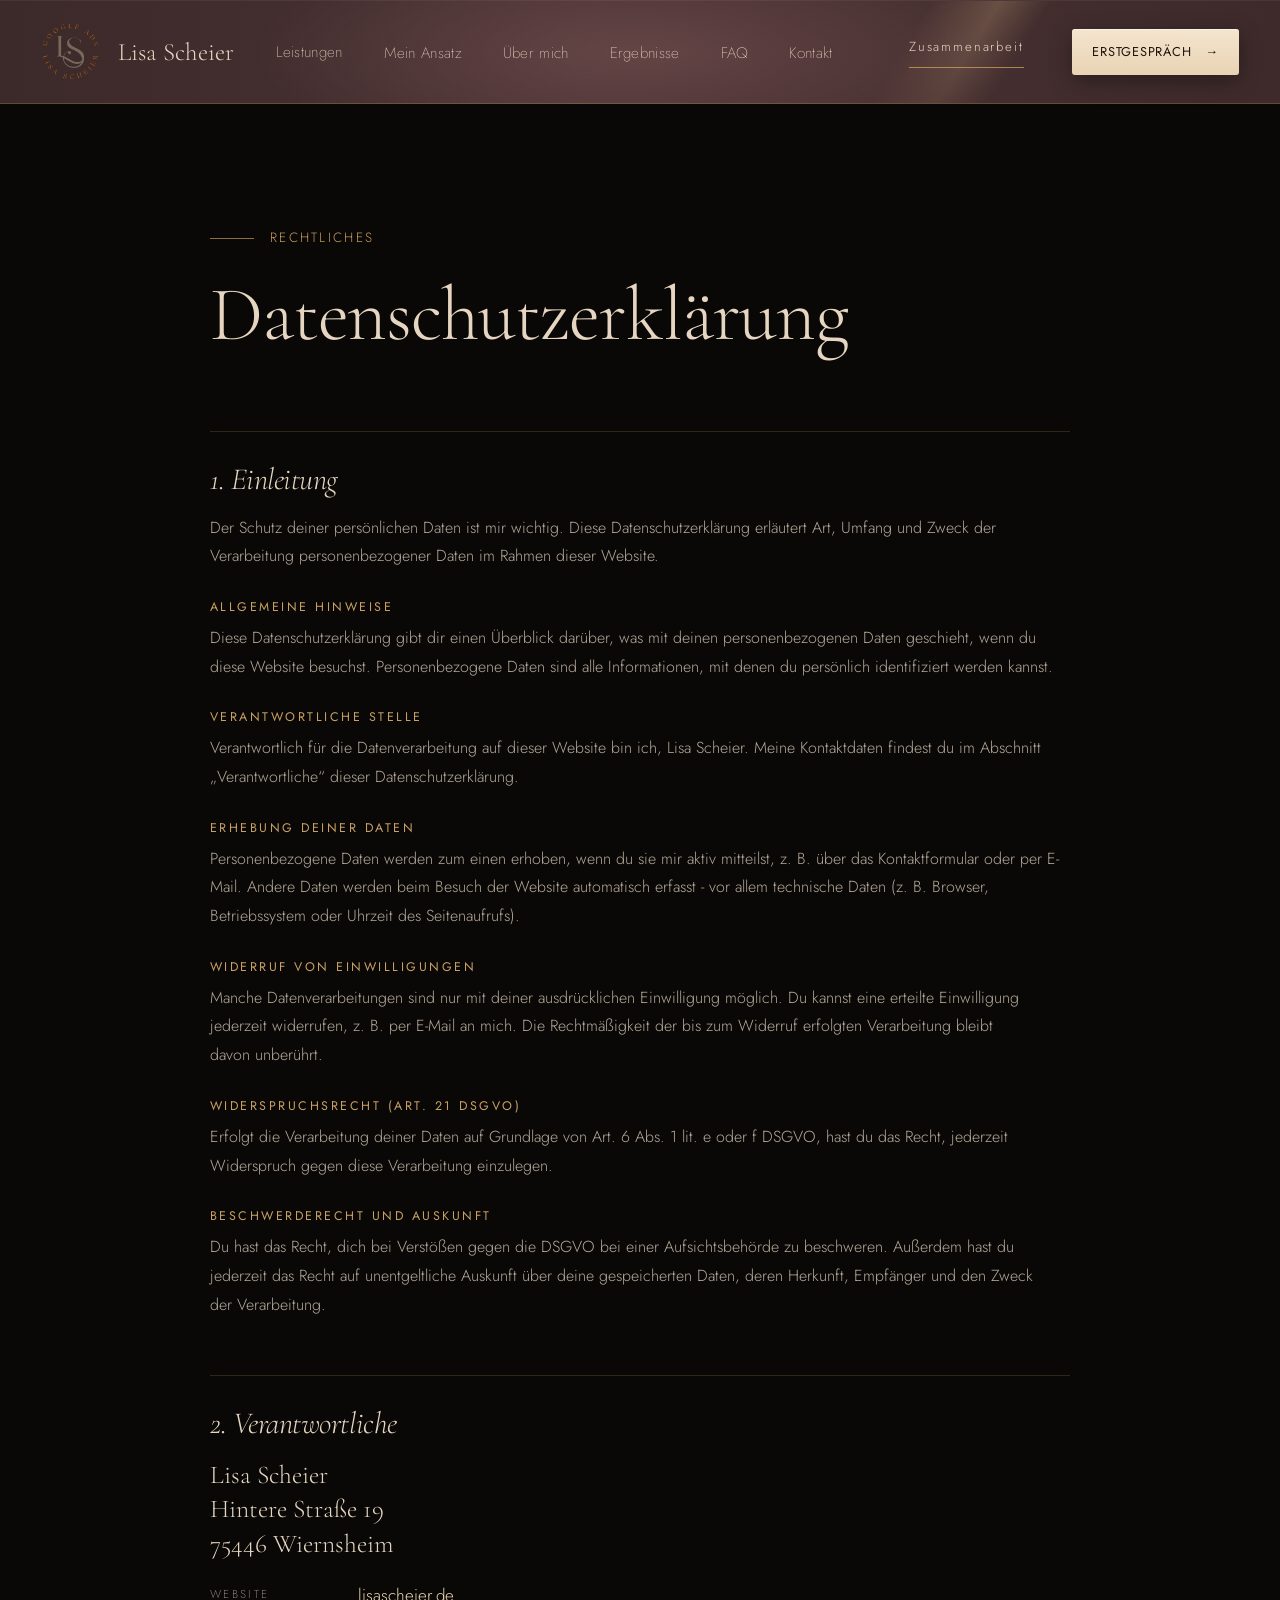
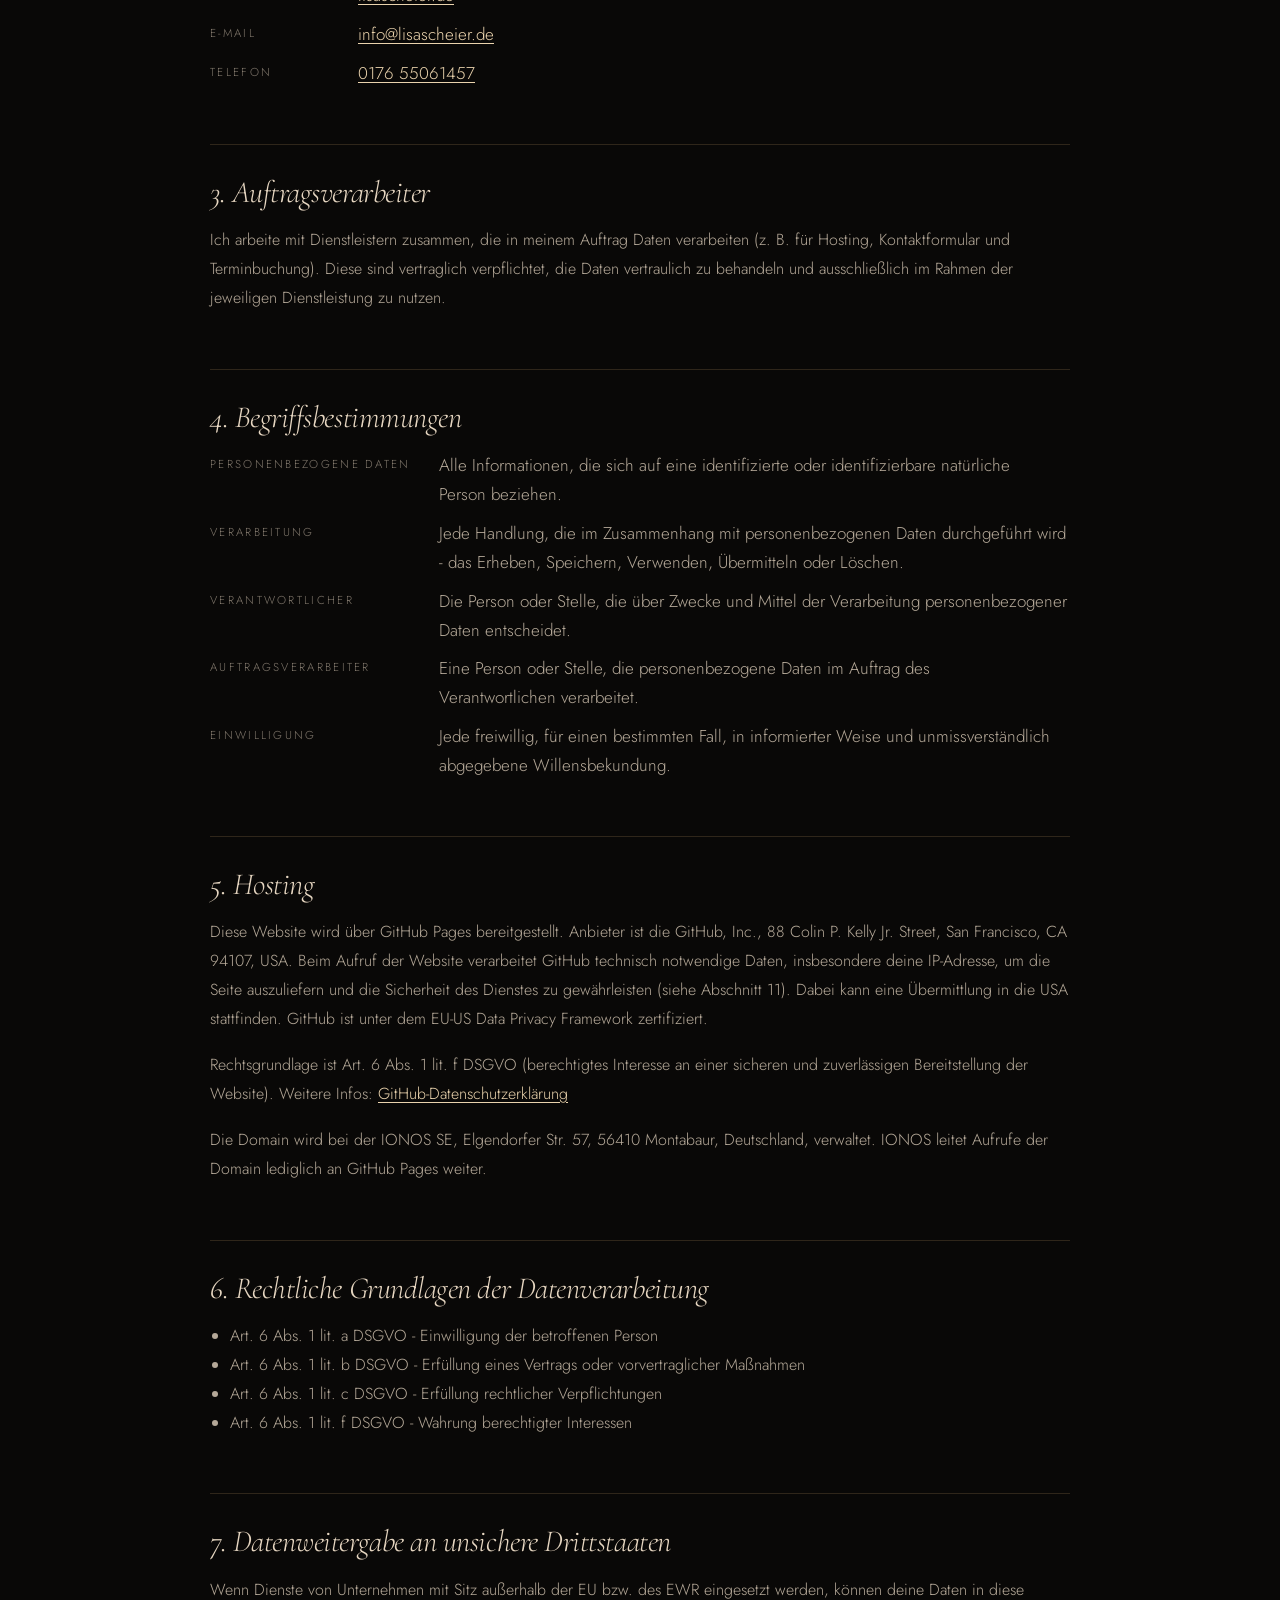
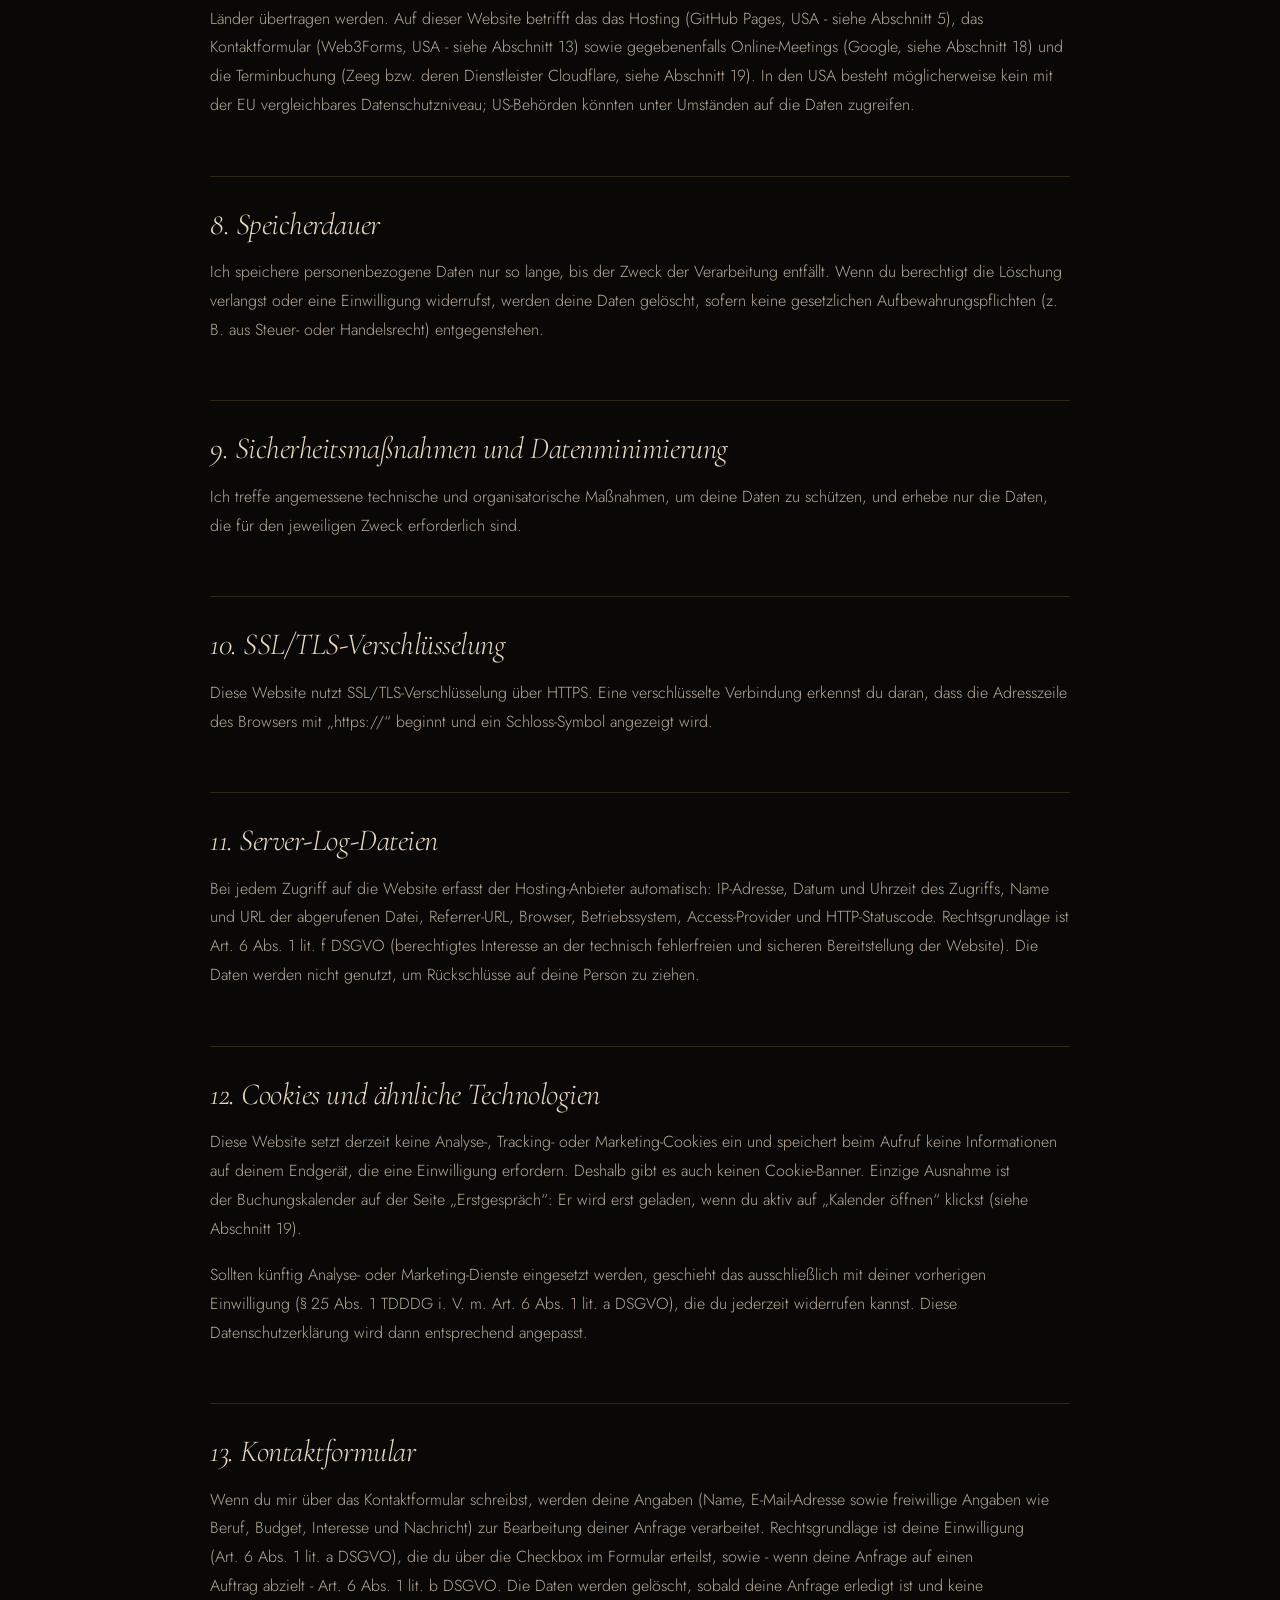
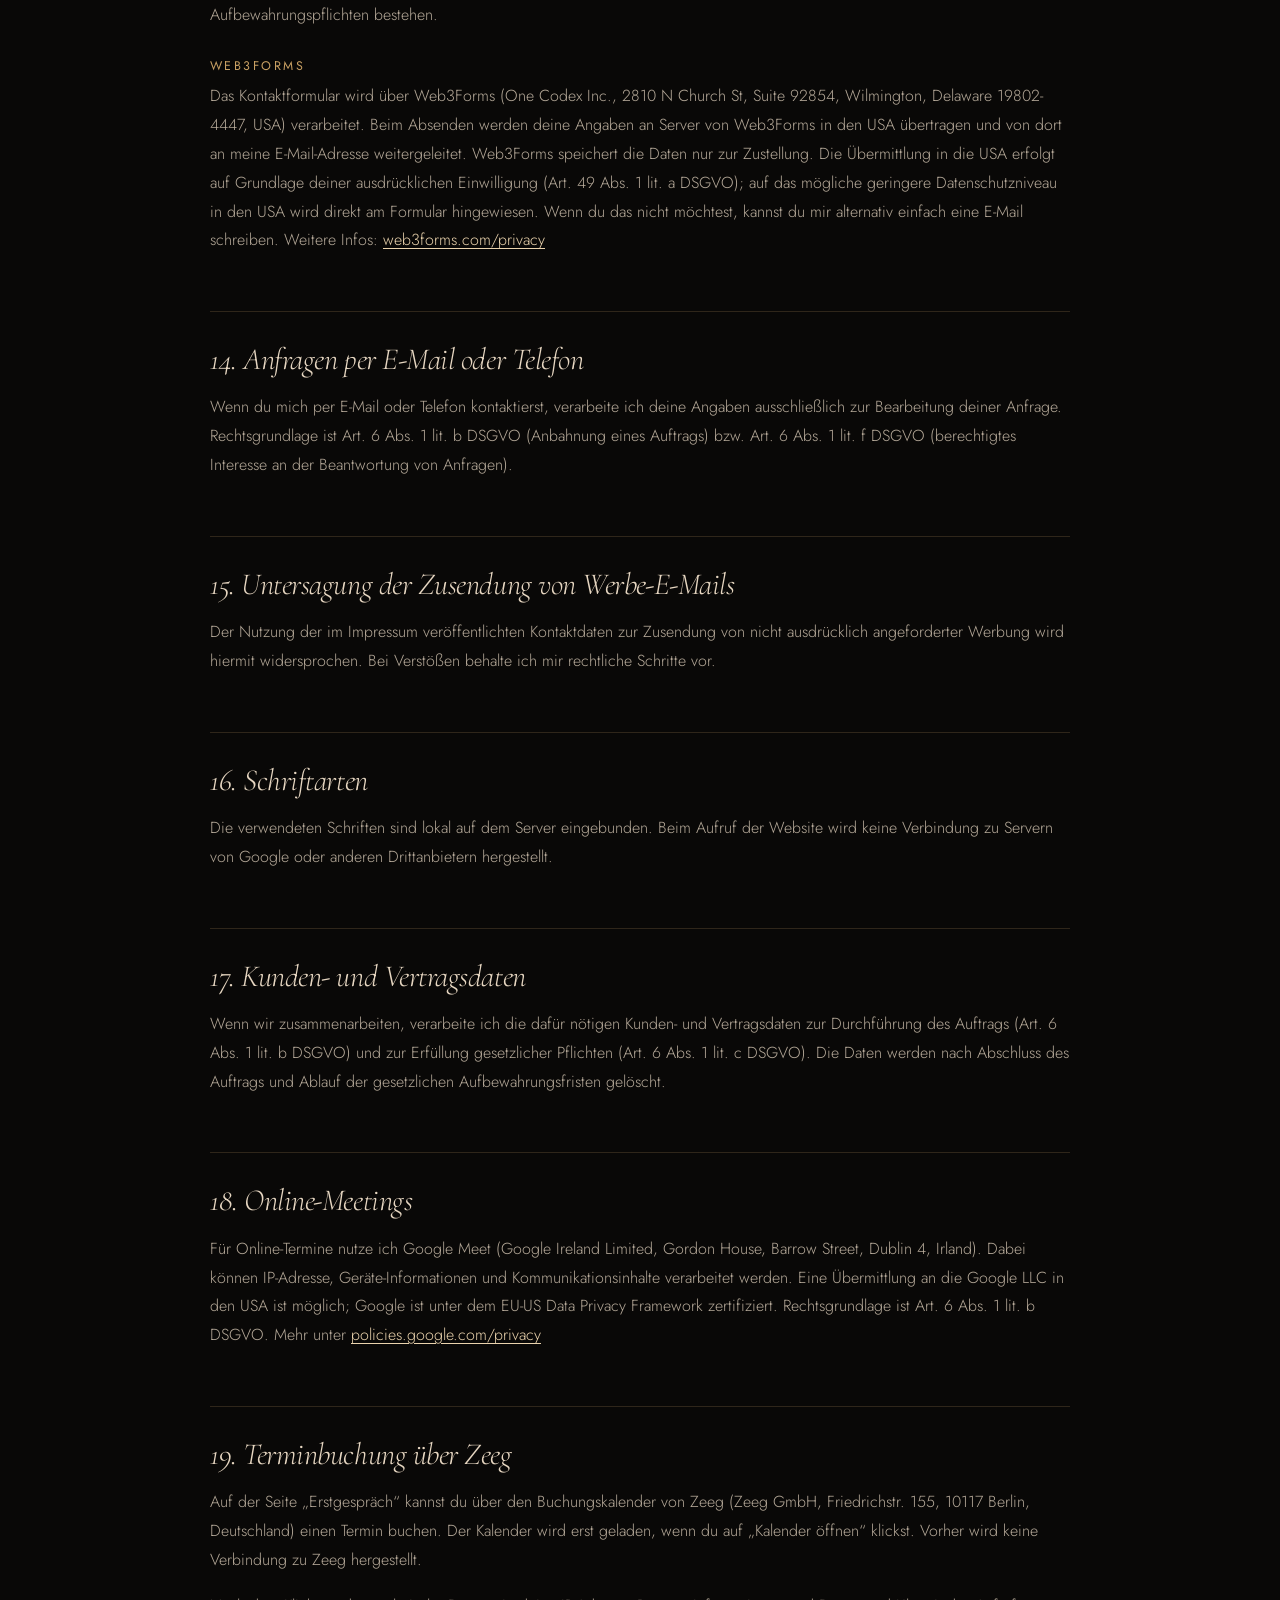
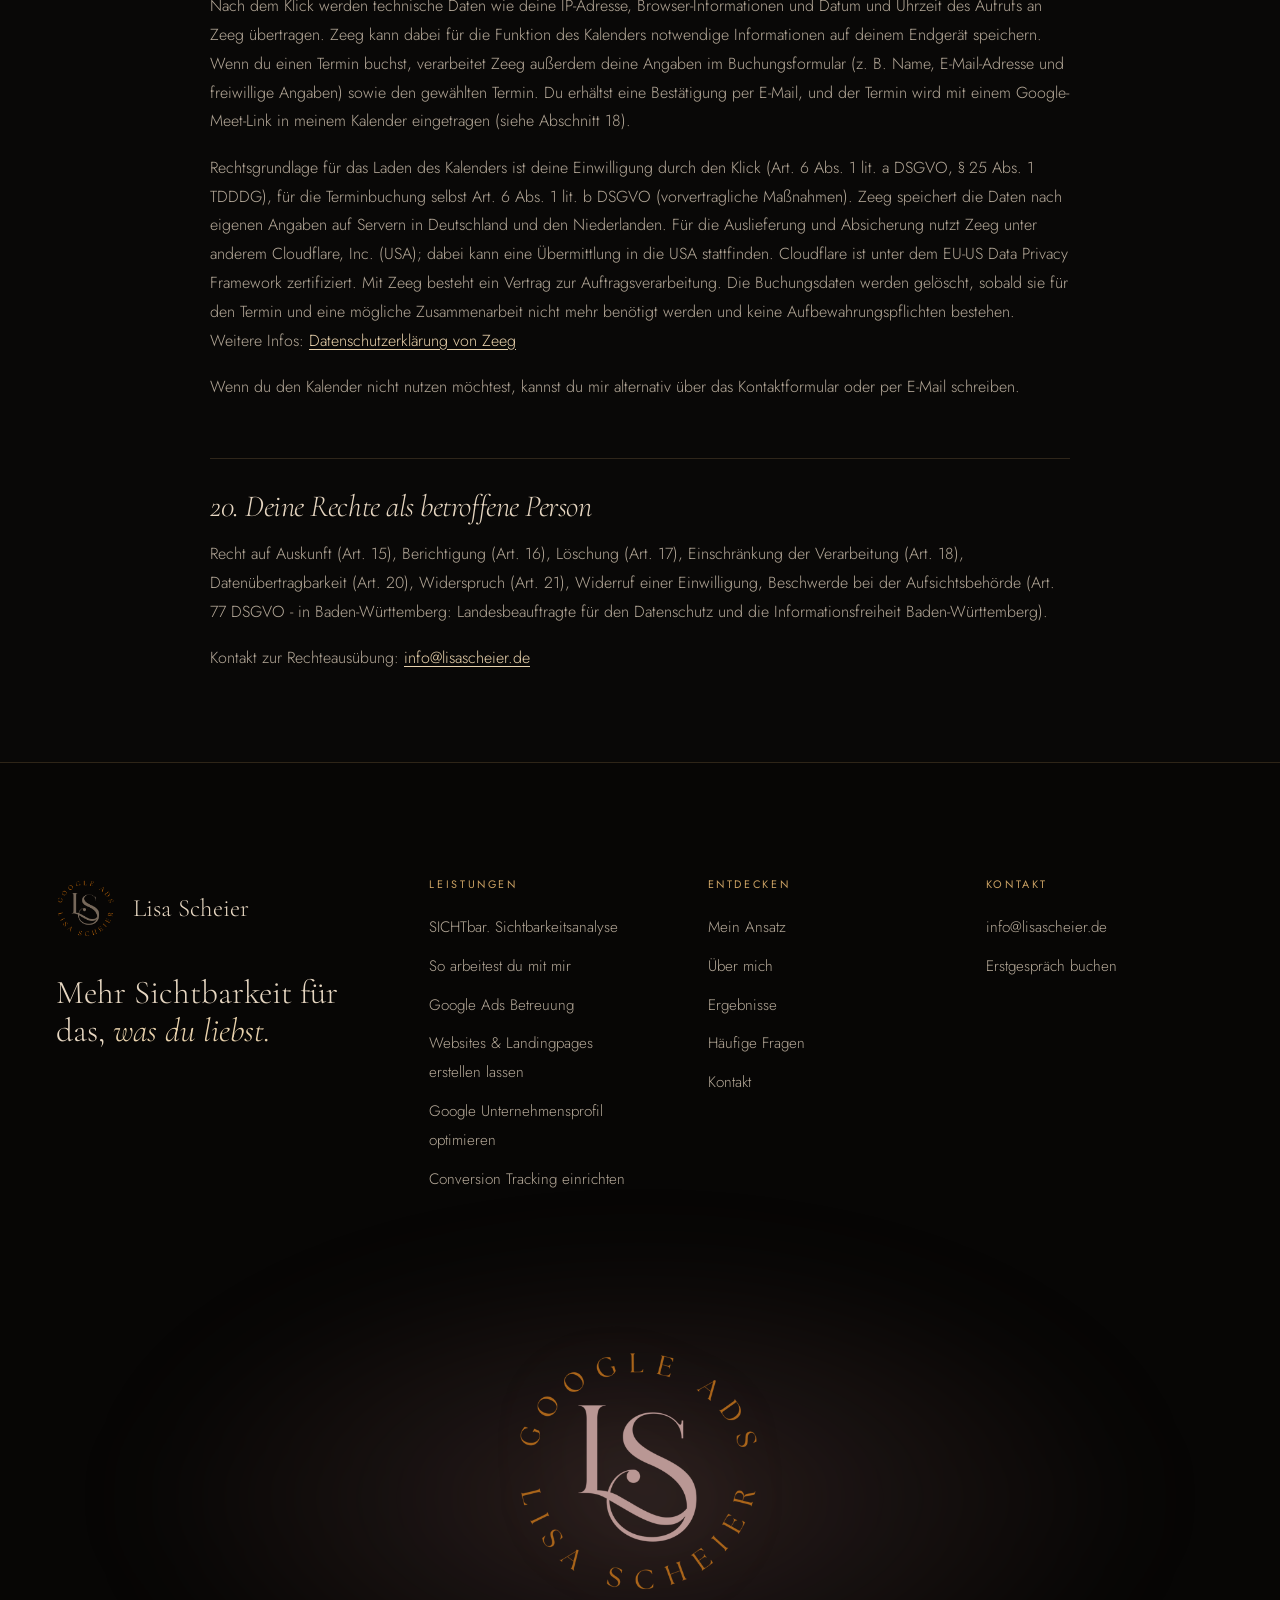
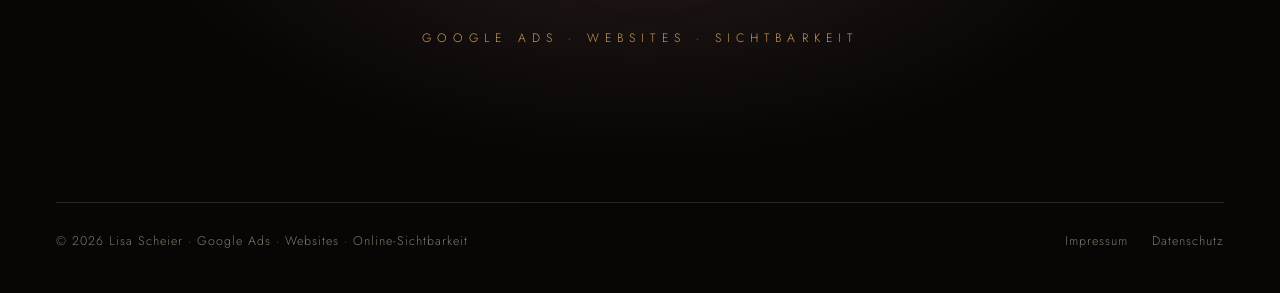
<file: datenschutz.html>
<!DOCTYPE html>
<html lang="de">
<head>
<meta charset="utf-8">
<meta name="viewport" content="width=device-width,initial-scale=1,viewport-fit=cover">
<title>Datenschutzerklärung - Lisa Scheier</title>
<meta name="description" content="Datenschutzerklärung von lisascheier.de.">
<link rel="canonical" href="https://lisascheier.de/datenschutz.html">
<meta name="theme-color" content="#0b0908">
<meta property="og:type" content="website">
<meta property="og:locale" content="de_DE">
<meta property="og:site_name" content="Lisa Scheier">
<meta property="og:title" content="Datenschutzerklärung - Lisa Scheier">
<meta property="og:description" content="Datenschutzerklärung von lisascheier.de.">
<meta property="og:url" content="https://lisascheier.de/datenschutz.html">
<meta property="og:image" content="https://lisascheier.de/assets/img/vorschau-social.jpg">
<meta property="og:image:width" content="1200">
<meta property="og:image:height" content="630">
<meta name="twitter:card" content="summary_large_image">
<link rel="icon" href="assets/img/logo.png" type="image/png">
<link rel="preload" href="assets/fonts/cormorant-garamond-v21-latin-300.woff2" as="font" type="font/woff2" crossorigin>
<link rel="preload" href="assets/fonts/jost-v20-latin-300.woff2" as="font" type="font/woff2" crossorigin>
<link rel="preload" href="assets/fonts/allura.woff2" as="font" type="font/woff2" crossorigin>

<link rel="stylesheet" href="assets/css/site.css?v=1793032970">
<link rel="stylesheet" href="assets/css/variante-a.css?v=1793032971">
<link rel="stylesheet" href="assets/css/variante-a-schwarz.css?v=1793032971">
<meta name="robots" content="noindex,follow">
</head>
<body>
<a class="skip" href="#main">Zum Inhalt springen</a>
<header class="header">
  <div class="wrap header__inner">
    <a class="brand" href="index.html" aria-label="Lisa Scheier - Startseite">
      <img src="assets/img/logo.png" alt="" width="46" height="46"><span>Lisa Scheier</span>
    </a>
    <nav class="nav" aria-label="Hauptnavigation">
      <ul class="nav__list">
        <li class="has-drop">
          <button class="nav__link" aria-expanded="false" aria-haspopup="true">Leistungen</button>
          <div class="drop"><a href="index.html#leistungen"><small>01</small><strong>Alle Leistungen</strong><span>Websites, Google Ads, Profil &amp; Tracking</span></a><a href="websites-landingpages.html"><small>02</small><strong>Websites &amp; Landingpages</strong><span>Damit nach dem Klick nicht Schluss ist.</span></a><a href="google-ads.html"><small>03</small><strong>Google Ads</strong><span>Sichtbar, wenn bereits gesucht wird.</span></a><a href="sichtbar.html"><small>04</small><strong>SICHTbar.</strong><span>Deine persönliche Sichtbarkeitsanalyse</span></a><a href="google-unternehmensprofil.html"><small>05</small><strong>Google Unternehmensprofil</strong><span>Der erste Eindruck in Suche und Maps.</span></a><a href="conversion-tracking.html"><small>06</small><strong>Conversion Tracking</strong><span>Sehen, was wirklich wirkt.</span></a><a href="zusammenarbeit.html"><small>07</small><strong>So arbeitest du mit mir</strong><span>SICHTbar., Einzelleistungen &amp; Pakete</span></a></div>
        </li>
        <li><a class="nav__link" href="index.html#ansatz">Mein Ansatz</a></li>
        <li><a class="nav__link" href="index.html#ueber-mich">Über mich</a></li>
        <li><a class="nav__link" href="index.html#ergebnisse">Ergebnisse</a></li>
        <li><a class="nav__link" href="index.html#faq">FAQ</a></li>
        <li><a class="nav__link" href="index.html#kontakt">Kontakt</a></li>
      </ul>
    </nav>
    <div class="header__actions">
      <a class="header__more" href="zusammenarbeit.html">Zusammenarbeit</a>
      <a class="header__cta" href="erstgespraech.html">Erstgespräch <span aria-hidden="true">→</span></a>
      <button class="burger" aria-label="Menü öffnen" aria-expanded="false" aria-controls="mobile-menu"><span></span><span></span></button>
    </div>
  </div>
</header>
<div class="mobile" id="mobile-menu" aria-hidden="true">
  <nav aria-label="Mobile Navigation">
    <a href="index.html#leistungen">Leistungen <small>01</small></a>
    <div class="mobile__sub"><a href="websites-landingpages.html">Websites &amp; Landingpages</a><a href="google-ads.html">Google Ads</a><a href="sichtbar.html">SICHTbar. Sichtbarkeitsanalyse</a><a href="google-unternehmensprofil.html">Google Unternehmensprofil</a><a href="conversion-tracking.html">Conversion Tracking</a><a href="zusammenarbeit.html">So arbeitest du mit mir</a></div>
    <a href="index.html#ansatz">Mein Ansatz <small>02</small></a>
    <a href="index.html#ueber-mich">Über mich <small>03</small></a>
    <a href="index.html#ergebnisse">Ergebnisse <small>04</small></a>
    <a href="index.html#faq">FAQ <small>05</small></a>
    <a href="index.html#kontakt">Kontakt <small>06</small></a>
    <a class="btn" href="erstgespraech.html">Erstgespräch buchen <span class="arr" aria-hidden="true">→</span></a>
  </nav>
  <div class="mobile__meta">
    <a href="mailto:info@lisascheier.de">info@lisascheier.de</a>
  </div>
</div>
<main id="main" class="legal"><div class="wrap--narrow">
<span class="kicker">Rechtliches</span>
<h1>Datenschutz&shy;erklärung</h1>

<h2>1. Einleitung</h2>
<p>Der Schutz deiner persönlichen Daten ist mir wichtig. Diese Datenschutzerklärung erläutert Art, Umfang und Zweck der Verarbeitung personenbezogener Daten im Rahmen dieser Website.</p>
<h3>Allgemeine Hinweise</h3>
<p>Diese Datenschutzerklärung gibt dir einen Überblick darüber, was mit deinen personenbezogenen Daten geschieht, wenn du diese Website besuchst. Personenbezogene Daten sind alle Informationen, mit denen du persönlich identifiziert werden kannst.</p>
<h3>Verantwortliche Stelle</h3>
<p>Verantwortlich für die Datenverarbeitung auf dieser Website bin ich, Lisa Scheier. Meine Kontaktdaten findest du im Abschnitt „Verantwortliche“ dieser Datenschutzerklärung.</p>
<h3>Erhebung deiner Daten</h3>
<p>Personenbezogene Daten werden zum einen erhoben, wenn du sie mir aktiv mitteilst, z. B. über das Kontaktformular oder per E-Mail. Andere Daten werden beim Besuch der Website automatisch erfasst - vor allem technische Daten (z. B. Browser, Betriebssystem oder Uhrzeit des Seitenaufrufs).</p>
<h3>Widerruf von Einwilligungen</h3>
<p>Manche Datenverarbeitungen sind nur mit deiner ausdrücklichen Einwilligung möglich. Du kannst eine erteilte Einwilligung jederzeit widerrufen, z. B. per E-Mail an mich. Die Rechtmäßigkeit der bis zum Widerruf erfolgten Verarbeitung bleibt davon unberührt.</p>
<h3>Widerspruchsrecht (Art. 21 DSGVO)</h3>
<p>Erfolgt die Verarbeitung deiner Daten auf Grundlage von Art. 6 Abs. 1 lit. e oder f DSGVO, hast du das Recht, jederzeit Widerspruch gegen diese Verarbeitung einzulegen.</p>
<h3>Beschwerderecht und Auskunft</h3>
<p>Du hast das Recht, dich bei Verstößen gegen die DSGVO bei einer Aufsichtsbehörde zu beschweren. Außerdem hast du jederzeit das Recht auf unentgeltliche Auskunft über deine gespeicherten Daten, deren Herkunft, Empfänger und den Zweck der Verarbeitung.</p>

<h2>2. Verantwortliche</h2>
<address>Lisa Scheier<br>Hintere Straße 19<br>75446 Wiernsheim</address>
<dl style="margin-top:20px">
  <dt>Website</dt><dd><a href="https://lisascheier.de">lisascheier.de</a></dd>
  <dt>E-Mail</dt><dd><a href="mailto:info@lisascheier.de">info@lisascheier.de</a></dd>
  <dt>Telefon</dt><dd><a href="tel:+4917655061457">0176 55061457</a></dd>
</dl>

<h2>3. Auftragsverarbeiter</h2>
<p>Ich arbeite mit Dienstleistern zusammen, die in meinem Auftrag Daten verarbeiten (z. B. für Hosting, Kontaktformular und Terminbuchung). Diese sind vertraglich verpflichtet, die Daten vertraulich zu behandeln und ausschließlich im Rahmen der jeweiligen Dienstleistung zu nutzen.</p>

<h2>4. Begriffsbestimmungen</h2>
<dl>
  <dt>Personenbezogene Daten</dt><dd>Alle Informationen, die sich auf eine identifizierte oder identifizierbare natürliche Person beziehen.</dd>
  <dt>Verarbeitung</dt><dd>Jede Handlung, die im Zusammenhang mit personenbezogenen Daten durchgeführt wird - das Erheben, Speichern, Verwenden, Übermitteln oder Löschen.</dd>
  <dt>Verantwortlicher</dt><dd>Die Person oder Stelle, die über Zwecke und Mittel der Verarbeitung personenbezogener Daten entscheidet.</dd>
  <dt>Auftragsverarbeiter</dt><dd>Eine Person oder Stelle, die personenbezogene Daten im Auftrag des Verantwortlichen verarbeitet.</dd>
  <dt>Einwilligung</dt><dd>Jede freiwillig, für einen bestimmten Fall, in informierter Weise und unmissverständlich abgegebene Willensbekundung.</dd>
</dl>

<h2>5. Hosting</h2>
<p>Diese Website wird über GitHub Pages bereitgestellt. Anbieter ist die GitHub, Inc., 88 Colin P. Kelly Jr. Street, San Francisco, CA 94107, USA. Beim Aufruf der Website verarbeitet GitHub technisch notwendige Daten, insbesondere deine IP-Adresse, um die Seite auszuliefern und die Sicherheit des Dienstes zu gewährleisten (siehe Abschnitt 11). Dabei kann eine Übermittlung in die USA stattfinden. GitHub ist unter dem EU-US Data Privacy Framework zertifiziert.</p>
<p>Rechtsgrundlage ist Art. 6 Abs. 1 lit. f DSGVO (berechtigtes Interesse an einer sicheren und zuverlässigen Bereitstellung der Website). Weitere Infos: <a href="https://docs.github.com/de/site-policy/privacy-policies/github-general-privacy-statement" rel="noopener" target="_blank">GitHub-Datenschutzerklärung</a></p>
<p>Die Domain wird bei der IONOS SE, Elgendorfer Str. 57, 56410 Montabaur, Deutschland, verwaltet. IONOS leitet Aufrufe der Domain lediglich an GitHub Pages weiter.</p>

<h2>6. Rechtliche Grundlagen der Datenverarbeitung</h2>
<ul>
  <li>Art. 6 Abs. 1 lit. a DSGVO - Einwilligung der betroffenen Person</li>
  <li>Art. 6 Abs. 1 lit. b DSGVO - Erfüllung eines Vertrags oder vorvertraglicher Maßnahmen</li>
  <li>Art. 6 Abs. 1 lit. c DSGVO - Erfüllung rechtlicher Verpflichtungen</li>
  <li>Art. 6 Abs. 1 lit. f DSGVO - Wahrung berechtigter Interessen</li>
</ul>

<h2>7. Datenweitergabe an unsichere Drittstaaten</h2>
<p>Wenn Dienste von Unternehmen mit Sitz außerhalb der EU bzw. des EWR eingesetzt werden, können deine Daten in diese Länder übertragen werden. Auf dieser Website betrifft das das Hosting (GitHub Pages, USA - siehe Abschnitt 5), das Kontaktformular (Web3Forms, USA - siehe Abschnitt 13) sowie gegebenenfalls Online-Meetings (Google, siehe Abschnitt 18) und die Terminbuchung (Zeeg bzw. deren Dienstleister Cloudflare, siehe Abschnitt 19). In den USA besteht möglicherweise kein mit der EU vergleichbares Datenschutzniveau; US-Behörden könnten unter Umständen auf die Daten zugreifen.</p>

<h2>8. Speicherdauer</h2>
<p>Ich speichere personenbezogene Daten nur so lange, bis der Zweck der Verarbeitung entfällt. Wenn du berechtigt die Löschung verlangst oder eine Einwilligung widerrufst, werden deine Daten gelöscht, sofern keine gesetzlichen Aufbewahrungspflichten (z. B. aus Steuer- oder Handelsrecht) entgegenstehen.</p>

<h2>9. Sicherheitsmaßnahmen und Datenminimierung</h2>
<p>Ich treffe angemessene technische und organisatorische Maßnahmen, um deine Daten zu schützen, und erhebe nur die Daten, die für den jeweiligen Zweck erforderlich sind.</p>

<h2>10. SSL/TLS-Verschlüsselung</h2>
<p>Diese Website nutzt SSL/TLS-Verschlüsselung über HTTPS. Eine verschlüsselte Verbindung erkennst du daran, dass die Adresszeile des Browsers mit „https://“ beginnt und ein Schloss-Symbol angezeigt wird.</p>

<h2>11. Server-Log-Dateien</h2>
<p>Bei jedem Zugriff auf die Website erfasst der Hosting-Anbieter automatisch: IP-Adresse, Datum und Uhrzeit des Zugriffs, Name und URL der abgerufenen Datei, Referrer-URL, Browser, Betriebssystem, Access-Provider und HTTP-Statuscode. Rechtsgrundlage ist Art. 6 Abs. 1 lit. f DSGVO (berechtigtes Interesse an der technisch fehlerfreien und sicheren Bereitstellung der Website). Die Daten werden nicht genutzt, um Rückschlüsse auf deine Person zu ziehen.</p>

<h2>12. Cookies und ähnliche Technologien</h2>
<p>Diese Website setzt derzeit keine Analyse-, Tracking- oder Marketing-Cookies ein und speichert beim Aufruf keine Informationen auf deinem Endgerät, die eine Einwilligung erfordern. Deshalb gibt es auch keinen Cookie-Banner. Einzige Ausnahme ist der Buchungskalender auf der Seite „Erstgespräch“: Er wird erst geladen, wenn du aktiv auf „Kalender öffnen“ klickst (siehe Abschnitt 19).</p>
<p>Sollten künftig Analyse- oder Marketing-Dienste eingesetzt werden, geschieht das ausschließlich mit deiner vorherigen Einwilligung (§ 25 Abs. 1 TDDDG i. V. m. Art. 6 Abs. 1 lit. a DSGVO), die du jederzeit widerrufen kannst. Diese Datenschutzerklärung wird dann entsprechend angepasst.</p>

<h2>13. Kontaktformular</h2>
<p>Wenn du mir über das Kontaktformular schreibst, werden deine Angaben (Name, E-Mail-Adresse sowie freiwillige Angaben wie Beruf, Budget, Interesse und Nachricht) zur Bearbeitung deiner Anfrage verarbeitet. Rechtsgrundlage ist deine Einwilligung (Art. 6 Abs. 1 lit. a DSGVO), die du über die Checkbox im Formular erteilst, sowie - wenn deine Anfrage auf einen Auftrag abzielt - Art. 6 Abs. 1 lit. b DSGVO. Die Daten werden gelöscht, sobald deine Anfrage erledigt ist und keine Aufbewahrungspflichten bestehen.</p>
<h3>Web3Forms</h3>
<p>Das Kontaktformular wird über Web3Forms (One Codex Inc., 2810 N Church St, Suite 92854, Wilmington, Delaware 19802-4447, USA) verarbeitet. Beim Absenden werden deine Angaben an Server von Web3Forms in den USA übertragen und von dort an meine E-Mail-Adresse weitergeleitet. Web3Forms speichert die Daten nur zur Zustellung. Die Übermittlung in die USA erfolgt auf Grundlage deiner ausdrücklichen Einwilligung (Art. 49 Abs. 1 lit. a DSGVO); auf das mögliche geringere Datenschutzniveau in den USA wird direkt am Formular hingewiesen. Wenn du das nicht möchtest, kannst du mir alternativ einfach eine E-Mail schreiben. Weitere Infos: <a href="https://web3forms.com/privacy" rel="noopener" target="_blank">web3forms.com/privacy</a></p>

<h2>14. Anfragen per E-Mail oder Telefon</h2>
<p>Wenn du mich per E-Mail oder Telefon kontaktierst, verarbeite ich deine Angaben ausschließlich zur Bearbeitung deiner Anfrage. Rechtsgrundlage ist Art. 6 Abs. 1 lit. b DSGVO (Anbahnung eines Auftrags) bzw. Art. 6 Abs. 1 lit. f DSGVO (berechtigtes Interesse an der Beantwortung von Anfragen).</p>

<h2>15. Untersagung der Zusendung von Werbe-E-Mails</h2>
<p>Der Nutzung der im Impressum veröffentlichten Kontaktdaten zur Zusendung von nicht ausdrücklich angeforderter Werbung wird hiermit widersprochen. Bei Verstößen behalte ich mir rechtliche Schritte vor.</p>

<h2>16. Schriftarten</h2>
<p>Die verwendeten Schriften sind lokal auf dem Server eingebunden. Beim Aufruf der Website wird keine Verbindung zu Servern von Google oder anderen Drittanbietern hergestellt.</p>

<h2>17. Kunden- und Vertragsdaten</h2>
<p>Wenn wir zusammenarbeiten, verarbeite ich die dafür nötigen Kunden- und Vertragsdaten zur Durchführung des Auftrags (Art. 6 Abs. 1 lit. b DSGVO) und zur Erfüllung gesetzlicher Pflichten (Art. 6 Abs. 1 lit. c DSGVO). Die Daten werden nach Abschluss des Auftrags und Ablauf der gesetzlichen Aufbewahrungsfristen gelöscht.</p>

<h2>18. Online-Meetings</h2>
<p>Für Online-Termine nutze ich Google Meet (Google Ireland Limited, Gordon House, Barrow Street, Dublin 4, Irland). Dabei können IP-Adresse, Geräte-Informationen und Kommunikationsinhalte verarbeitet werden. Eine Übermittlung an die Google LLC in den USA ist möglich; Google ist unter dem EU-US Data Privacy Framework zertifiziert. Rechtsgrundlage ist Art. 6 Abs. 1 lit. b DSGVO. Mehr unter <a href="https://policies.google.com/privacy" rel="noopener" target="_blank">policies.google.com/privacy</a></p>

<h2 id="zeeg">19. Terminbuchung über Zeeg</h2>
<p>Auf der Seite „Erstgespräch“ kannst du über den Buchungskalender von Zeeg (Zeeg GmbH, Friedrichstr. 155, 10117 Berlin, Deutschland) einen Termin buchen. Der Kalender wird erst geladen, wenn du auf „Kalender öffnen“ klickst. Vorher wird keine Verbindung zu Zeeg hergestellt.</p>
<p>Nach dem Klick werden technische Daten wie deine IP-Adresse, Browser-Informationen und Datum und Uhrzeit des Aufrufs an Zeeg übertragen. Zeeg kann dabei für die Funktion des Kalenders notwendige Informationen auf deinem Endgerät speichern. Wenn du einen Termin buchst, verarbeitet Zeeg außerdem deine Angaben im Buchungsformular (z. B. Name, E-Mail-Adresse und freiwillige Angaben) sowie den gewählten Termin. Du erhältst eine Bestätigung per E-Mail, und der Termin wird mit einem Google-Meet-Link in meinem Kalender eingetragen (siehe Abschnitt 18).</p>
<p>Rechtsgrundlage für das Laden des Kalenders ist deine Einwilligung durch den Klick (Art. 6 Abs. 1 lit. a DSGVO, § 25 Abs. 1 TDDDG), für die Terminbuchung selbst Art. 6 Abs. 1 lit. b DSGVO (vorvertragliche Maßnahmen). Zeeg speichert die Daten nach eigenen Angaben auf Servern in Deutschland und den Niederlanden. Für die Auslieferung und Absicherung nutzt Zeeg unter anderem Cloudflare, Inc. (USA); dabei kann eine Übermittlung in die USA stattfinden. Cloudflare ist unter dem EU-US Data Privacy Framework zertifiziert. Mit Zeeg besteht ein Vertrag zur Auftragsverarbeitung. Die Buchungsdaten werden gelöscht, sobald sie für den Termin und eine mögliche Zusammenarbeit nicht mehr benötigt werden und keine Aufbewahrungspflichten bestehen. Weitere Infos: <a href="https://zeeg.me/de/legal/privacy" rel="noopener" target="_blank">Datenschutzerklärung von Zeeg</a></p>
<p>Wenn du den Kalender nicht nutzen möchtest, kannst du mir alternativ über das Kontaktformular oder per E-Mail schreiben.</p>

<h2>20. Deine Rechte als betroffene Person</h2>
<p>Recht auf Auskunft (Art. 15), Berichtigung (Art. 16), Löschung (Art. 17), Einschränkung der Verarbeitung (Art. 18), Datenübertragbarkeit (Art. 20), Widerspruch (Art. 21), Widerruf einer Einwilligung, Beschwerde bei der Aufsichtsbehörde (Art. 77 DSGVO - in Baden-Württemberg: Landesbeauftragte für den Datenschutz und die Informationsfreiheit Baden-Württemberg).</p>
<p>Kontakt zur Rechteausübung: <a href="mailto:info@lisascheier.de">info@lisascheier.de</a></p>
</div></main>
<footer class="footer">
  <div class="wrap">
    <div class="footer__top">
      <div>
        <a class="brand" href="index.html"><img src="assets/img/logo.png" alt="" width="46" height="46"><span>Lisa Scheier</span></a>
        <p class="footer__claim">Mehr Sichtbarkeit für das, <em>was du liebst.</em></p>
      </div>
      <div>
        <h4>Leistungen</h4>
        <ul>
          <li><a href="sichtbar.html">SICHTbar. Sichtbarkeitsanalyse</a></li>
          <li><a href="zusammenarbeit.html">So arbeitest du mit mir</a></li>
          <li><a href="google-ads.html">Google Ads Betreuung</a></li>
          <li><a href="websites-landingpages.html">Websites &amp; Landingpages erstellen lassen</a></li>
          <li><a href="google-unternehmensprofil.html">Google Unternehmensprofil optimieren</a></li>
          <li><a href="conversion-tracking.html">Conversion Tracking einrichten</a></li>
        </ul>
      </div>
      <div>
        <h4>Entdecken</h4>
        <ul>
          <li><a href="index.html#ansatz">Mein Ansatz</a></li>
          <li><a href="index.html#ueber-mich">Über mich</a></li>
          <li><a href="index.html#ergebnisse">Ergebnisse</a></li>
          <li><a href="index.html#faq">Häufige Fragen</a></li>
          <li><a href="index.html#kontakt">Kontakt</a></li>
        </ul>
      </div>
      <div>
        <h4>Kontakt</h4>
        <ul>
          <li><a href="mailto:info@lisascheier.de">info@lisascheier.de</a></li>
          <li><a href="erstgespraech.html">Erstgespräch buchen</a></li>
        </ul>
      </div>
    </div>
    <div class="footer__brandmark" aria-hidden="true"><img class="footer__logo" src="assets/img/logo-footer.png" alt="" width="400" height="400" loading="lazy"><span class="footer__tag">Google Ads · Websites · Sichtbarkeit</span></div>
    <div class="footer__bottom">
      <span>© <span data-year>2026</span> Lisa Scheier · Google Ads · Websites · Online-Sichtbarkeit</span>
      <nav aria-label="Rechtliches">
        <a href="impressum.html">Impressum</a>
        <a href="datenschutz.html">Datenschutz</a>
      </nav>
    </div>
  </div>
</footer>
<script src="assets/js/site.js?v=1793032970" defer></script>
</body>
</html>
</file>
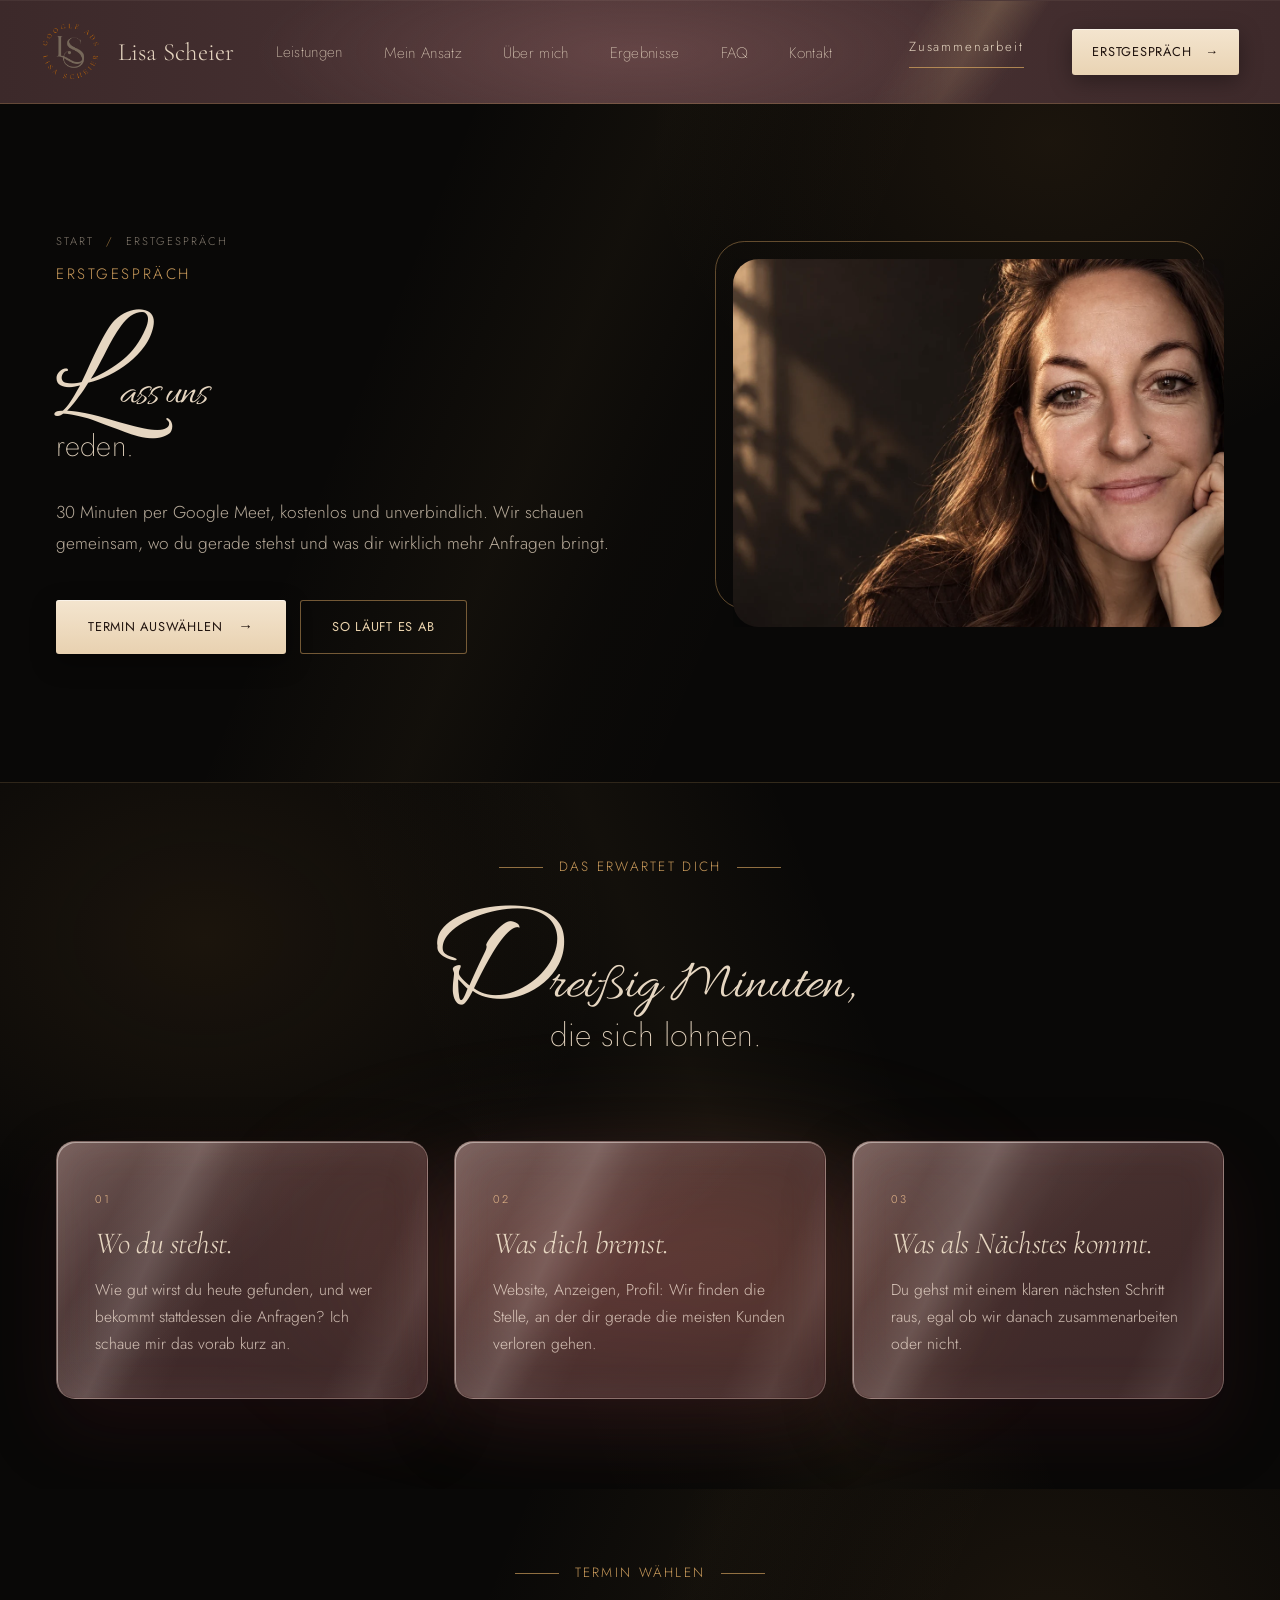
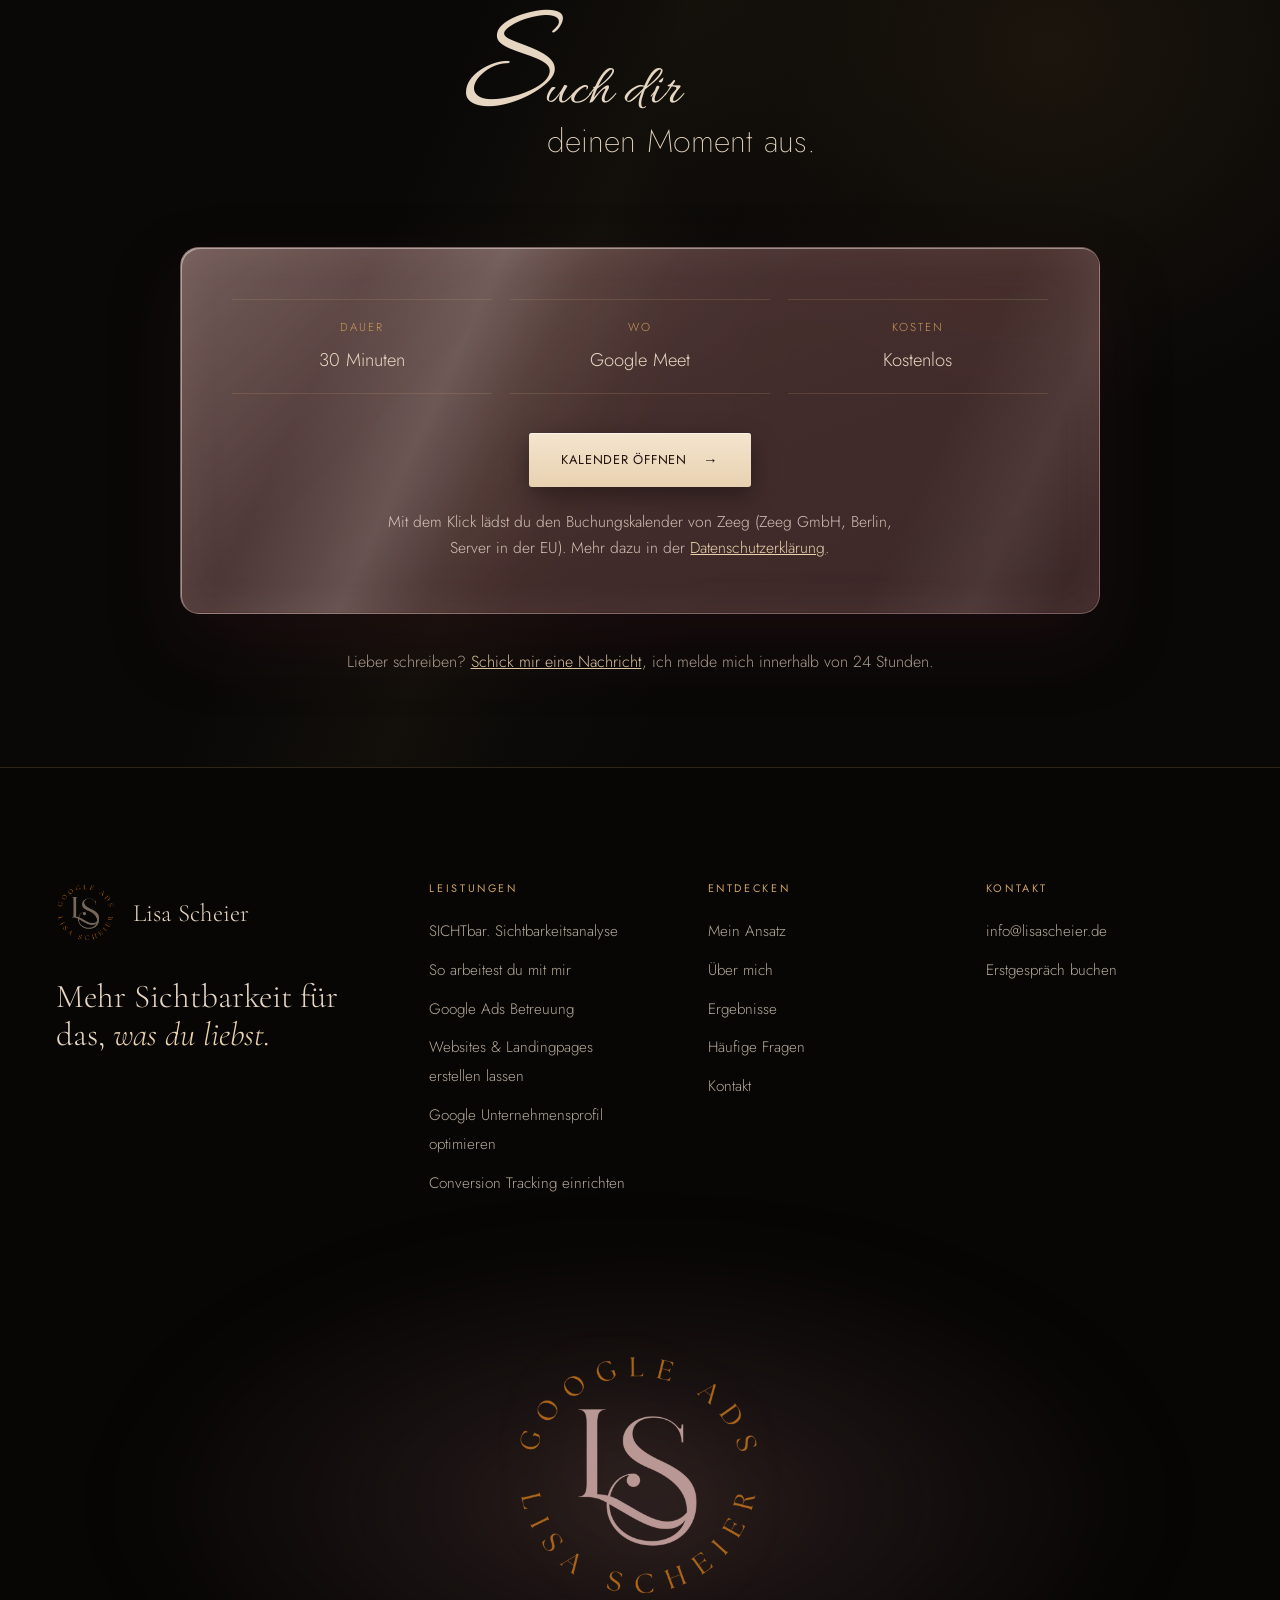
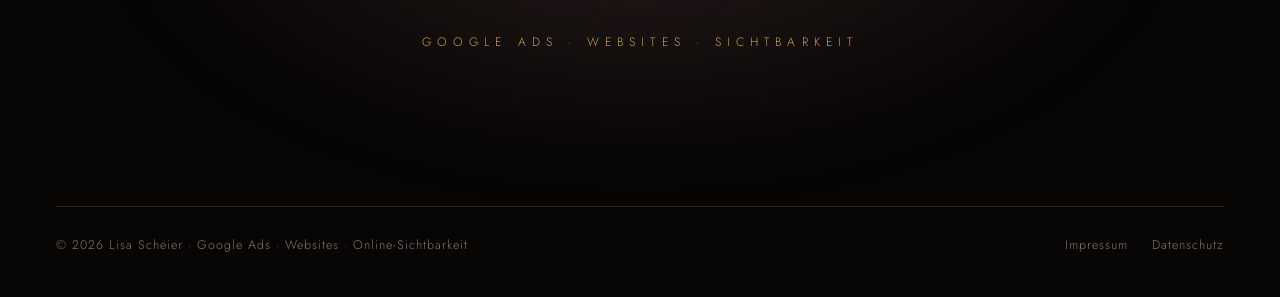
<file: erstgespraech.html>
<!DOCTYPE html>
<html lang="de">
<head>
<meta charset="utf-8">
<meta name="viewport" content="width=device-width,initial-scale=1,viewport-fit=cover">
<title>Erstgespräch buchen | Lisa Scheier</title>
<meta name="description" content="Kostenloses Erstgespräch mit Lisa Scheier: 30 Minuten per Google Meet, unverbindlich. Wo du stehst, was dich bremst und was dir wirklich mehr Anfragen bringt.">
<link rel="canonical" href="https://lisascheier.de/erstgespraech.html">
<meta name="theme-color" content="#0b0908">
<meta property="og:type" content="website">
<meta property="og:locale" content="de_DE">
<meta property="og:site_name" content="Lisa Scheier">
<meta property="og:title" content="Erstgespräch buchen | Lisa Scheier">
<meta property="og:description" content="Kostenloses Erstgespräch mit Lisa Scheier: 30 Minuten per Google Meet, unverbindlich. Wo du stehst, was dich bremst und was dir wirklich mehr Anfragen bringt.">
<meta property="og:url" content="https://lisascheier.de/erstgespraech.html">
<meta property="og:image" content="https://lisascheier.de/assets/img/vorschau-social.jpg">
<meta property="og:image:width" content="1200">
<meta property="og:image:height" content="630">
<meta name="twitter:card" content="summary_large_image">
<link rel="icon" href="assets/img/logo.png" type="image/png">
<link rel="preload" href="assets/fonts/cormorant-garamond-v21-latin-300.woff2" as="font" type="font/woff2" crossorigin>
<link rel="preload" href="assets/fonts/jost-v20-latin-300.woff2" as="font" type="font/woff2" crossorigin>
<link rel="preload" href="assets/fonts/allura.woff2" as="font" type="font/woff2" crossorigin>

<link rel="stylesheet" href="assets/css/site.css?v=1793032970">
<link rel="stylesheet" href="assets/css/variante-a.css?v=1793032971">
<link rel="stylesheet" href="assets/css/variante-a-schwarz.css?v=1793032971">
</head>
<body>
<a class="skip" href="#main">Zum Inhalt springen</a>
<header class="header">
  <div class="wrap header__inner">
    <a class="brand" href="index.html" aria-label="Lisa Scheier - Startseite">
      <img src="assets/img/logo.png" alt="" width="46" height="46"><span>Lisa Scheier</span>
    </a>
    <nav class="nav" aria-label="Hauptnavigation">
      <ul class="nav__list">
        <li class="has-drop">
          <button class="nav__link" aria-expanded="false" aria-haspopup="true">Leistungen</button>
          <div class="drop"><a href="index.html#leistungen"><small>01</small><strong>Alle Leistungen</strong><span>Websites, Google Ads, Profil &amp; Tracking</span></a><a href="websites-landingpages.html"><small>02</small><strong>Websites &amp; Landingpages</strong><span>Damit nach dem Klick nicht Schluss ist.</span></a><a href="google-ads.html"><small>03</small><strong>Google Ads</strong><span>Sichtbar, wenn bereits gesucht wird.</span></a><a href="sichtbar.html"><small>04</small><strong>SICHTbar.</strong><span>Deine persönliche Sichtbarkeitsanalyse</span></a><a href="google-unternehmensprofil.html"><small>05</small><strong>Google Unternehmensprofil</strong><span>Der erste Eindruck in Suche und Maps.</span></a><a href="conversion-tracking.html"><small>06</small><strong>Conversion Tracking</strong><span>Sehen, was wirklich wirkt.</span></a><a href="zusammenarbeit.html"><small>07</small><strong>So arbeitest du mit mir</strong><span>SICHTbar., Einzelleistungen &amp; Pakete</span></a></div>
        </li>
        <li><a class="nav__link" href="index.html#ansatz">Mein Ansatz</a></li>
        <li><a class="nav__link" href="index.html#ueber-mich">Über mich</a></li>
        <li><a class="nav__link" href="index.html#ergebnisse">Ergebnisse</a></li>
        <li><a class="nav__link" href="index.html#faq">FAQ</a></li>
        <li><a class="nav__link" href="index.html#kontakt">Kontakt</a></li>
      </ul>
    </nav>
    <div class="header__actions">
      <a class="header__more" href="zusammenarbeit.html">Zusammenarbeit</a>
      <a class="header__cta" href="erstgespraech.html">Erstgespräch <span aria-hidden="true">→</span></a>
      <button class="burger" aria-label="Menü öffnen" aria-expanded="false" aria-controls="mobile-menu"><span></span><span></span></button>
    </div>
  </div>
</header>
<div class="mobile" id="mobile-menu" aria-hidden="true">
  <nav aria-label="Mobile Navigation">
    <a href="index.html#leistungen">Leistungen <small>01</small></a>
    <div class="mobile__sub"><a href="websites-landingpages.html">Websites &amp; Landingpages</a><a href="google-ads.html">Google Ads</a><a href="sichtbar.html">SICHTbar. Sichtbarkeitsanalyse</a><a href="google-unternehmensprofil.html">Google Unternehmensprofil</a><a href="conversion-tracking.html">Conversion Tracking</a><a href="zusammenarbeit.html">So arbeitest du mit mir</a></div>
    <a href="index.html#ansatz">Mein Ansatz <small>02</small></a>
    <a href="index.html#ueber-mich">Über mich <small>03</small></a>
    <a href="index.html#ergebnisse">Ergebnisse <small>04</small></a>
    <a href="index.html#faq">FAQ <small>05</small></a>
    <a href="index.html#kontakt">Kontakt <small>06</small></a>
    <a class="btn" href="erstgespraech.html">Erstgespräch buchen <span class="arr" aria-hidden="true">→</span></a>
  </nav>
  <div class="mobile__meta">
    <a href="mailto:info@lisascheier.de">info@lisascheier.de</a>
  </div>
</div>
<main id="main">
<section class="page-hero">
  <div class="wrap page-hero__grid">
    <div>
      <ol class="crumbs reveal"><li><a href="index.html">Start</a></li><li>Erstgespräch</li></ol>
      <span class="kicker reveal">Erstgespräch</span>
      <h1 class="hero__title hero__title--sub reveal" data-d="1" aria-label="Lass uns reden."><span class="hero__script" aria-hidden="true"><span class="hero__s">L</span><span class="hero__chade">ass uns</span></span> <span class="hero__rest" aria-hidden="true">reden.</span></h1>
      <p class="lead reveal" data-d="2">30 Minuten per Google Meet, kostenlos und unverbindlich. Wir schauen gemeinsam, wo du gerade stehst und was dir wirklich mehr Anfragen bringt.</p>
      <div class="btns reveal" data-d="3"><a class="btn" href="#termin">Termin auswählen <span class="arr" aria-hidden="true">→</span></a><a class="btn btn--ghost" href="#ablauf">So läuft es ab</a></div>
    </div>
    <div class="page-hero__img reveal-img"><img src="assets/img/lisa-portrait-2.webp?v=1793032970" style="object-position:50% 25%" alt="Lisa Scheier" width="1200" height="900"></div>
  </div>
</section>

<section class="section section--line" id="ablauf">
  <div class="wrap">
    <div class="head center">
      <span class="kicker reveal">Das erwartet dich</span>
      <h2 class="stitle reveal" data-d="1" aria-label="Dreißig Minuten, die sich lohnen."><span class="stitle__script" aria-hidden="true"><span class="stitle__big">D</span><span class="stitle__word">reißig Minuten,</span></span> <span class="stitle__rest" aria-hidden="true">die sich lohnen.</span></h2>
    </div>
    <div class="cards">
      <article class="card reveal"><span class="n">01</span><h3>Wo du stehst.</h3><p>Wie gut wirst du heute gefunden, und wer bekommt stattdessen die Anfragen? Ich schaue mir das vorab kurz an.</p></article>
      <article class="card reveal" data-d="1"><span class="n">02</span><h3>Was dich bremst.</h3><p>Website, Anzeigen, Profil: Wir finden die Stelle, an der dir gerade die meisten Kunden verloren gehen.</p></article>
      <article class="card reveal" data-d="2"><span class="n">03</span><h3>Was als Nächstes kommt.</h3><p>Du gehst mit einem klaren nächsten Schritt raus, egal ob wir danach zusammenarbeiten oder nicht.</p></article>
    </div>
  </div>
</section>

<section class="section section--tint" id="termin">
  <div class="wrap">
    <div class="head center">
      <span class="kicker reveal">Termin wählen</span>
      <h2 class="stitle reveal" data-d="1" aria-label="Such dir deinen Moment aus."><span class="stitle__script" aria-hidden="true"><span class="stitle__big">S</span><span class="stitle__word">uch dir</span></span> <span class="stitle__rest" aria-hidden="true">deinen Moment aus.</span></h2>
    </div>
    <div class="card booking reveal" id="booking">
      <div class="booking__gate" id="booking-gate">
        <div class="booking__facts">
          <div><small>Dauer</small><strong>30 Minuten</strong></div>
          <div><small>Wo</small><strong>Google Meet</strong></div>
          <div><small>Kosten</small><strong>Kostenlos</strong></div>
        </div>
        <button class="btn" type="button" id="booking-load">Kalender öffnen <span class="arr" aria-hidden="true">→</span></button>
        <p class="booking__note">Mit dem Klick lädst du den Buchungskalender von Zeeg (Zeeg GmbH, Berlin, Server in der EU). Mehr dazu in der <a href="datenschutz.html#zeeg">Datenschutzerklärung</a>.</p>
      </div>
    </div>
    <p class="prose-wide center booking__alt reveal">Lieber schreiben? <a href="index.html#kontakt">Schick mir eine Nachricht</a>, ich melde mich innerhalb von 24 Stunden.</p>
  </div>
</section>
</main>
<script>
document.getElementById('booking-load').addEventListener('click', function () {
  var box = document.getElementById('booking');
  document.getElementById('booking-gate').remove();
  box.classList.add('booking--open');
  var cal = document.createElement('div');
  cal.className = 'zeeg-inline-widget booking__cal';
  cal.id = 'zeeg-embed-lisascheier-erstgespraech';
  box.appendChild(cal);
  var s = document.createElement('script');
  s.src = 'https://assets.zeeg.me/embed.min.js';
  s.async = true;
  var d = {'user': 'lisascheier', 'eventType': 'erstgespraech', 'redirectParent': 'true',
           'backgroundColor': '110D0B', 'textColor': 'E6D6C1', 'primaryColor': 'C9A063'};
  for (var k in d) s.dataset[k] = d[k];
  document.body.appendChild(s);
});
</script>
<footer class="footer">
  <div class="wrap">
    <div class="footer__top">
      <div>
        <a class="brand" href="index.html"><img src="assets/img/logo.png" alt="" width="46" height="46"><span>Lisa Scheier</span></a>
        <p class="footer__claim">Mehr Sichtbarkeit für das, <em>was du liebst.</em></p>
      </div>
      <div>
        <h4>Leistungen</h4>
        <ul>
          <li><a href="sichtbar.html">SICHTbar. Sichtbarkeitsanalyse</a></li>
          <li><a href="zusammenarbeit.html">So arbeitest du mit mir</a></li>
          <li><a href="google-ads.html">Google Ads Betreuung</a></li>
          <li><a href="websites-landingpages.html">Websites &amp; Landingpages erstellen lassen</a></li>
          <li><a href="google-unternehmensprofil.html">Google Unternehmensprofil optimieren</a></li>
          <li><a href="conversion-tracking.html">Conversion Tracking einrichten</a></li>
        </ul>
      </div>
      <div>
        <h4>Entdecken</h4>
        <ul>
          <li><a href="index.html#ansatz">Mein Ansatz</a></li>
          <li><a href="index.html#ueber-mich">Über mich</a></li>
          <li><a href="index.html#ergebnisse">Ergebnisse</a></li>
          <li><a href="index.html#faq">Häufige Fragen</a></li>
          <li><a href="index.html#kontakt">Kontakt</a></li>
        </ul>
      </div>
      <div>
        <h4>Kontakt</h4>
        <ul>
          <li><a href="mailto:info@lisascheier.de">info@lisascheier.de</a></li>
          <li><a href="erstgespraech.html">Erstgespräch buchen</a></li>
        </ul>
      </div>
    </div>
    <div class="footer__brandmark" aria-hidden="true"><img class="footer__logo" src="assets/img/logo-footer.png" alt="" width="400" height="400" loading="lazy"><span class="footer__tag">Google Ads · Websites · Sichtbarkeit</span></div>
    <div class="footer__bottom">
      <span>© <span data-year>2026</span> Lisa Scheier · Google Ads · Websites · Online-Sichtbarkeit</span>
      <nav aria-label="Rechtliches">
        <a href="impressum.html">Impressum</a>
        <a href="datenschutz.html">Datenschutz</a>
      </nav>
    </div>
  </div>
</footer>
<script src="assets/js/site.js?v=1793032970" defer></script>
</body>
</html>
</file>
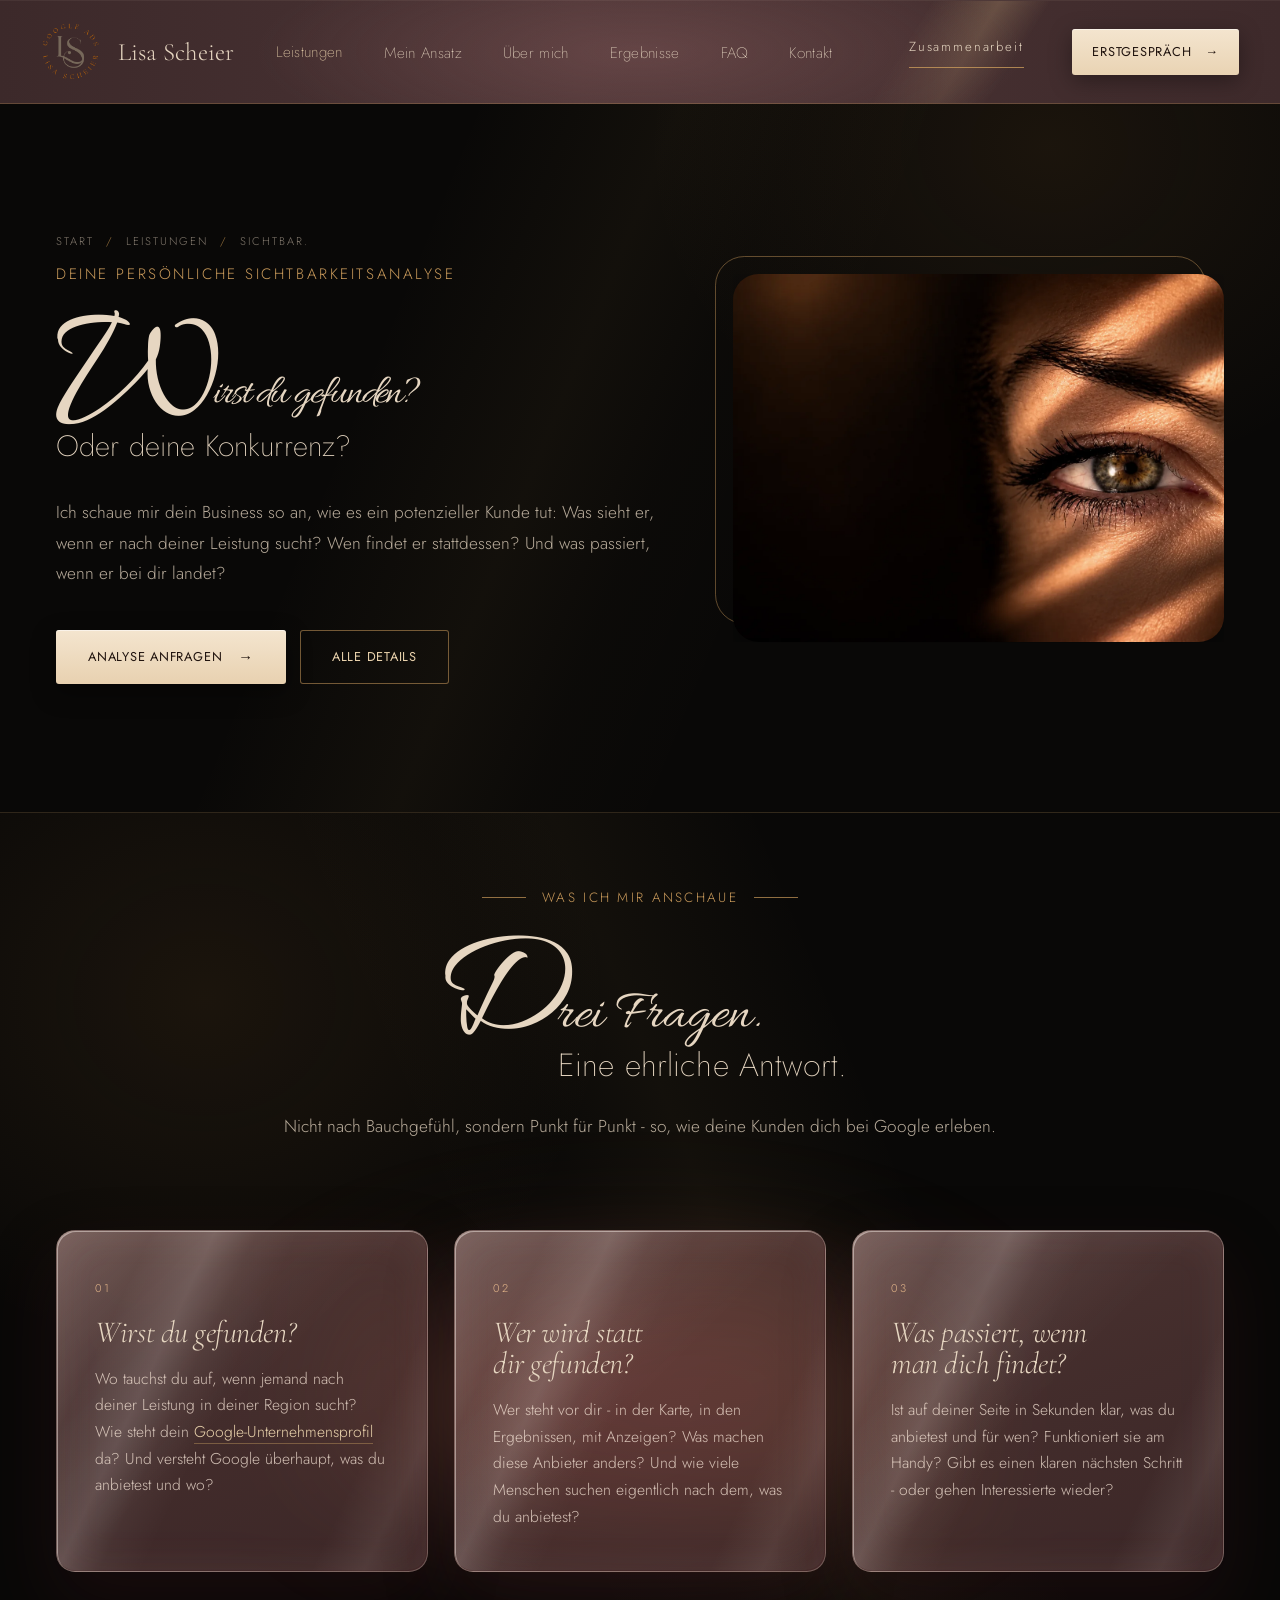
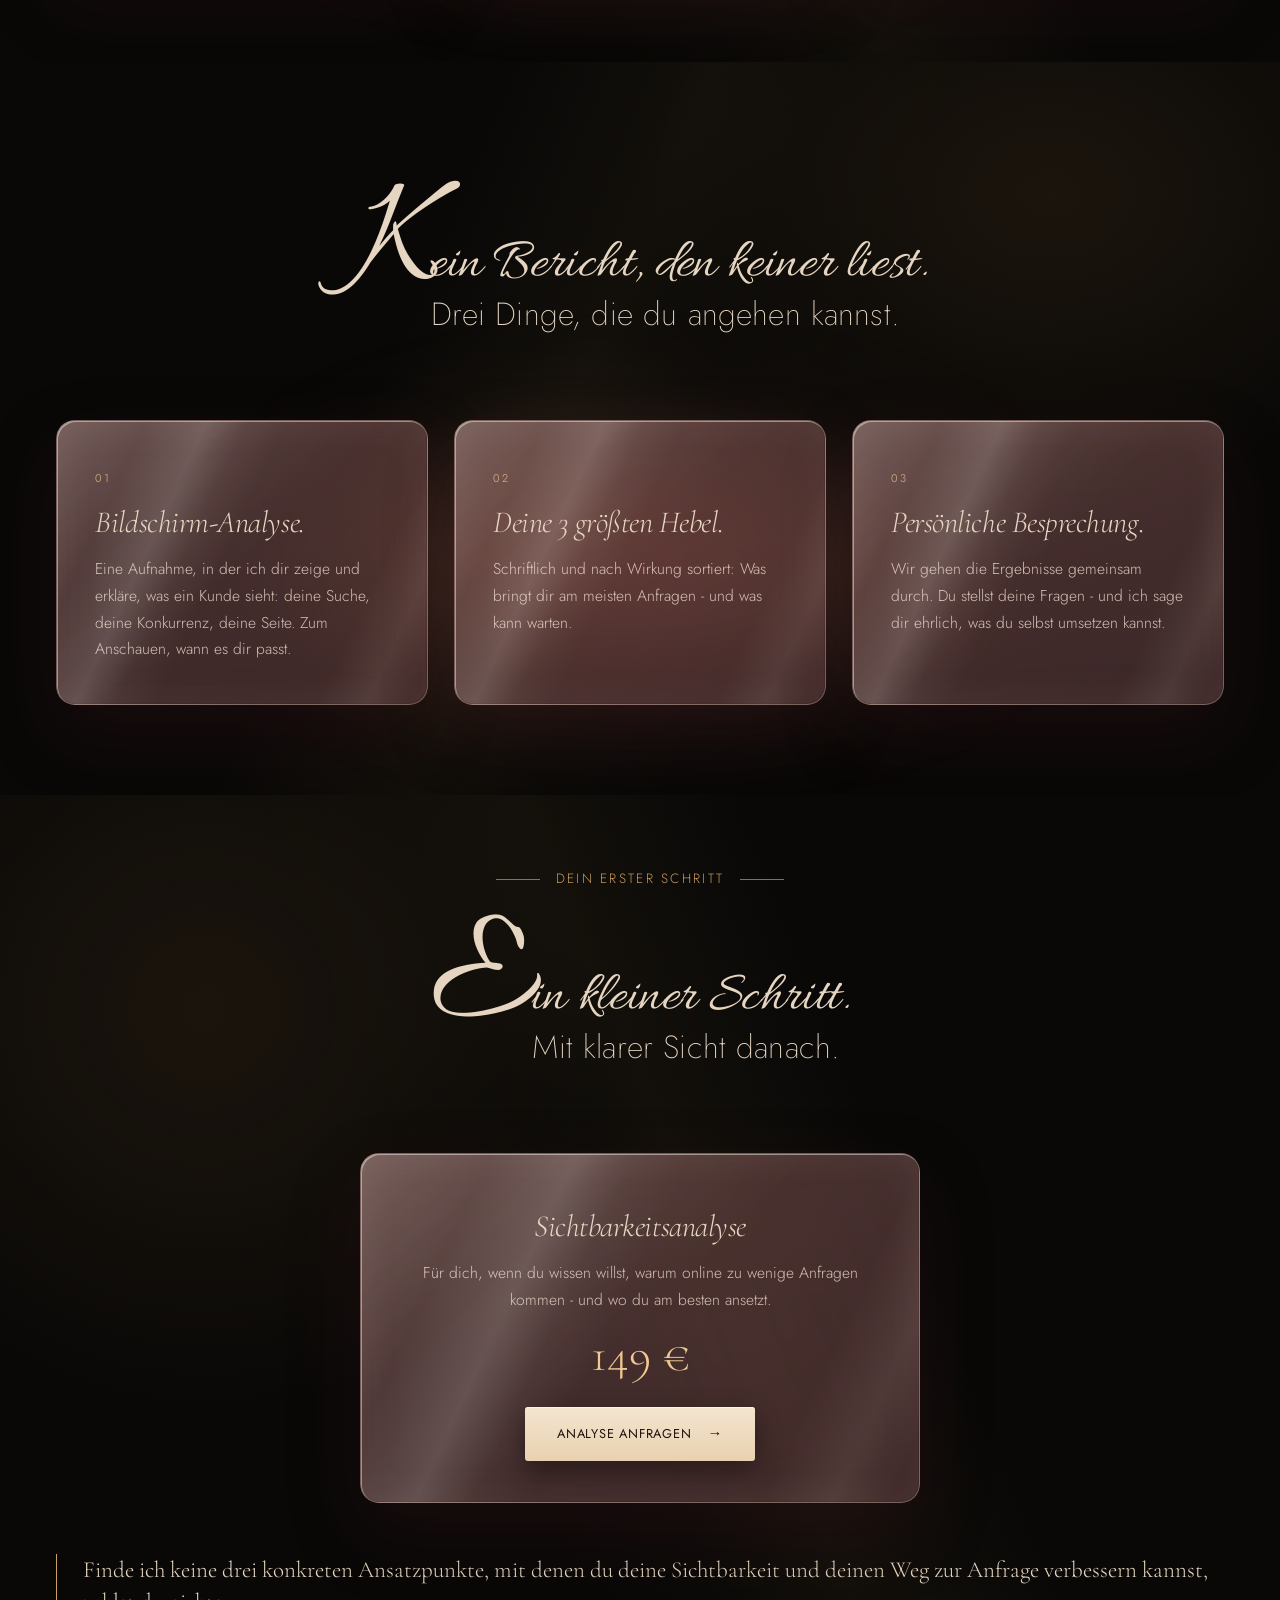
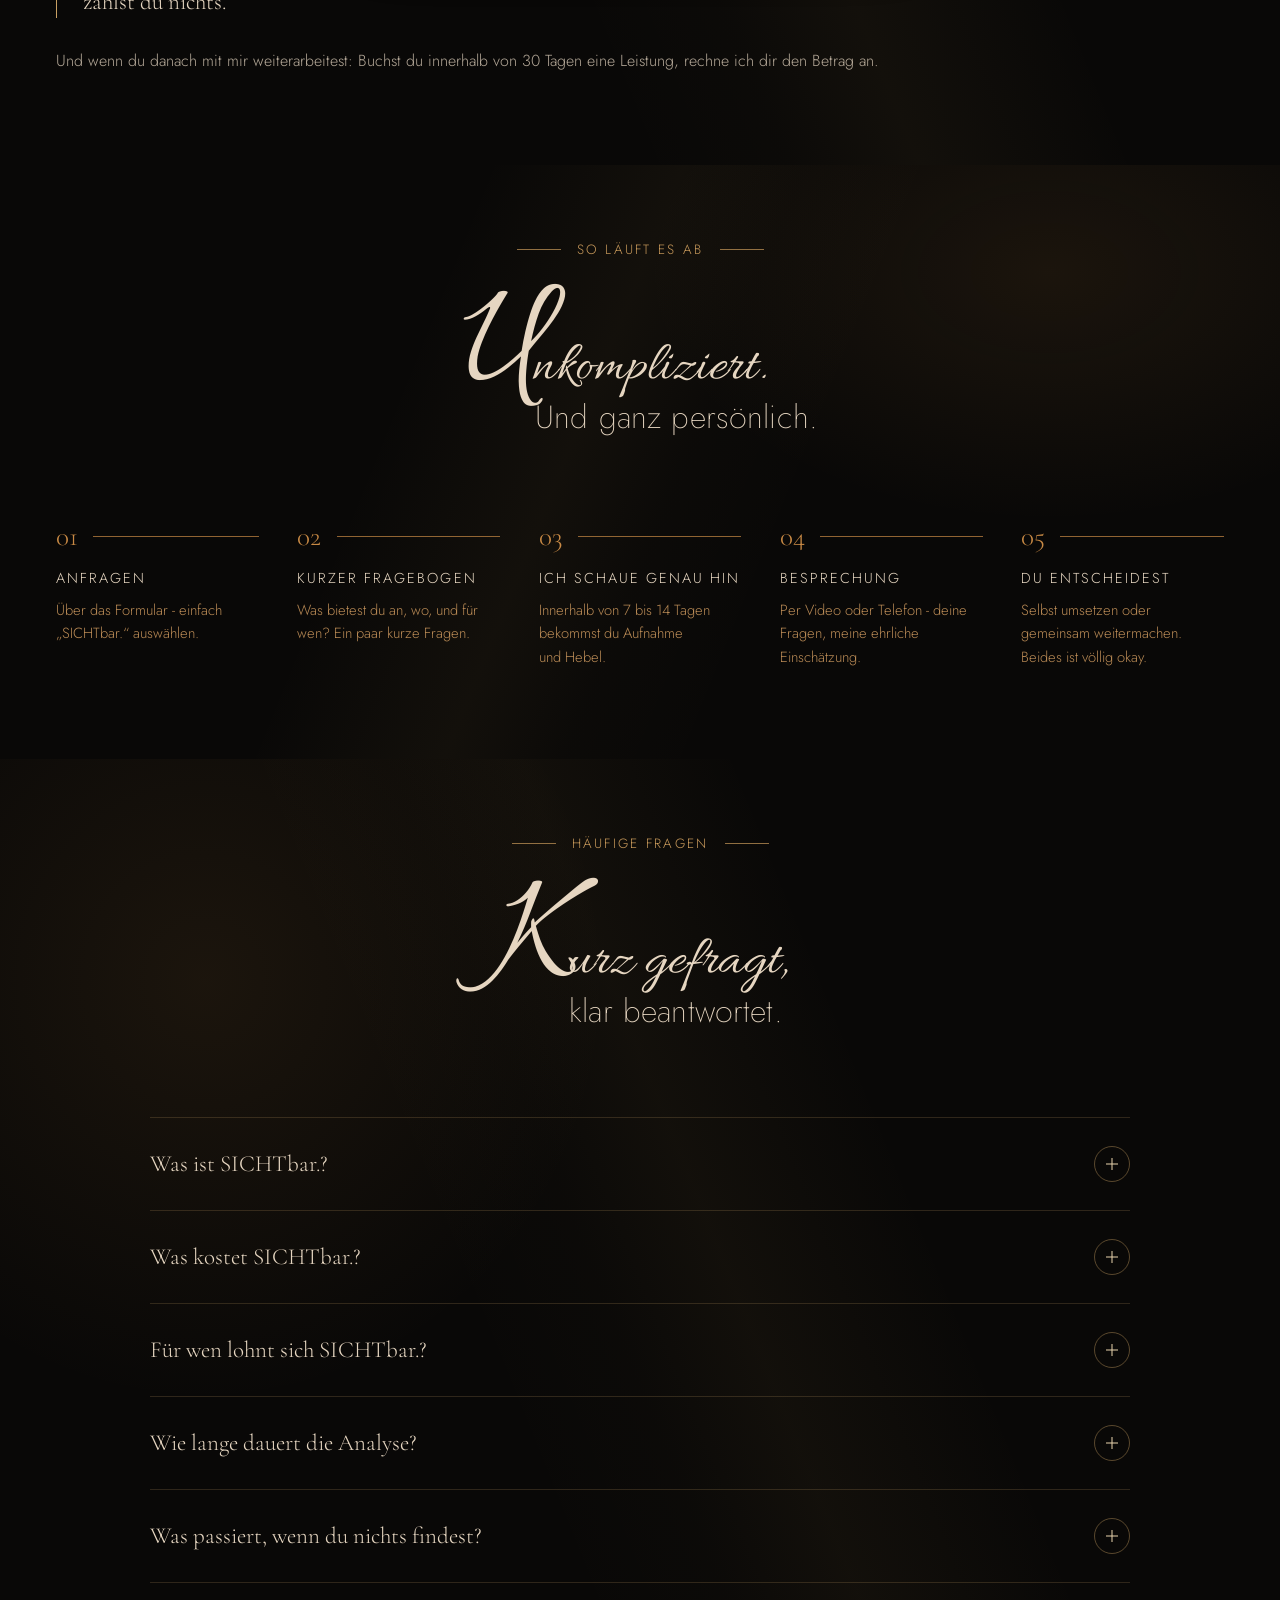
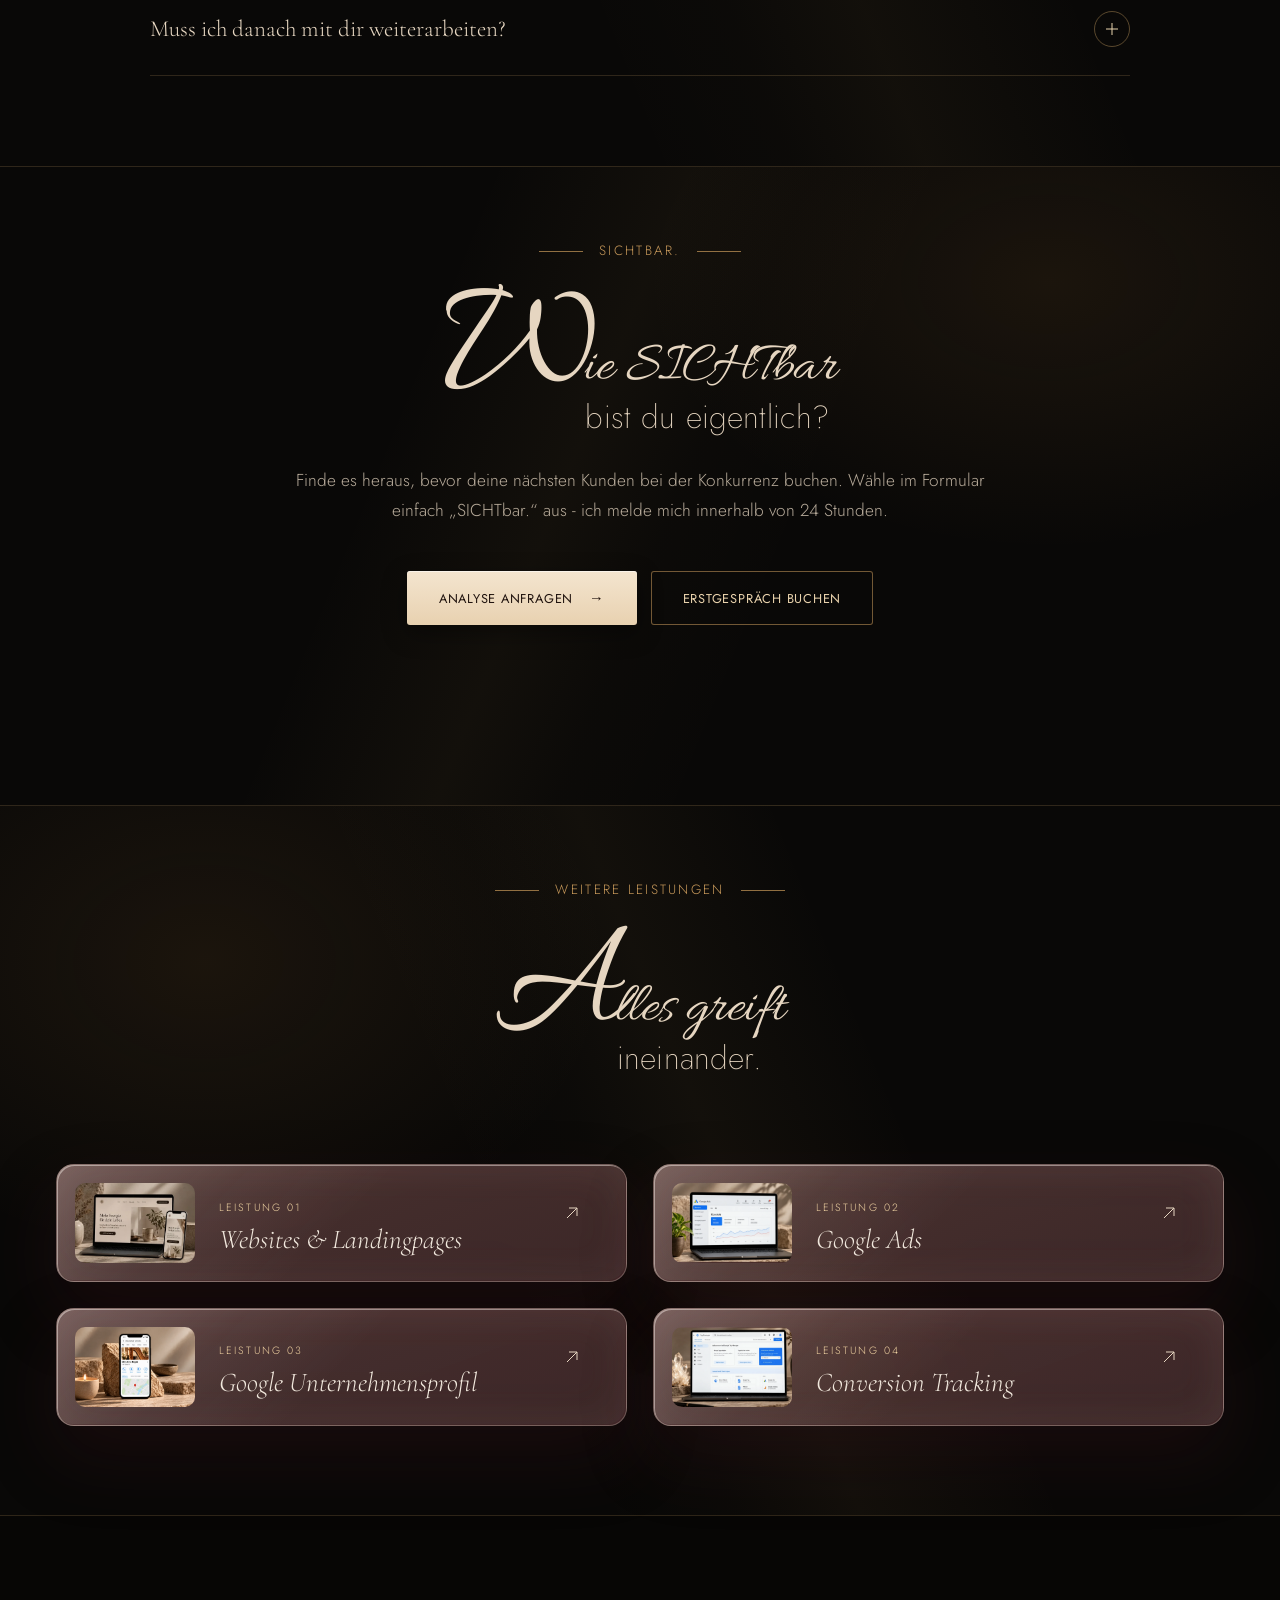
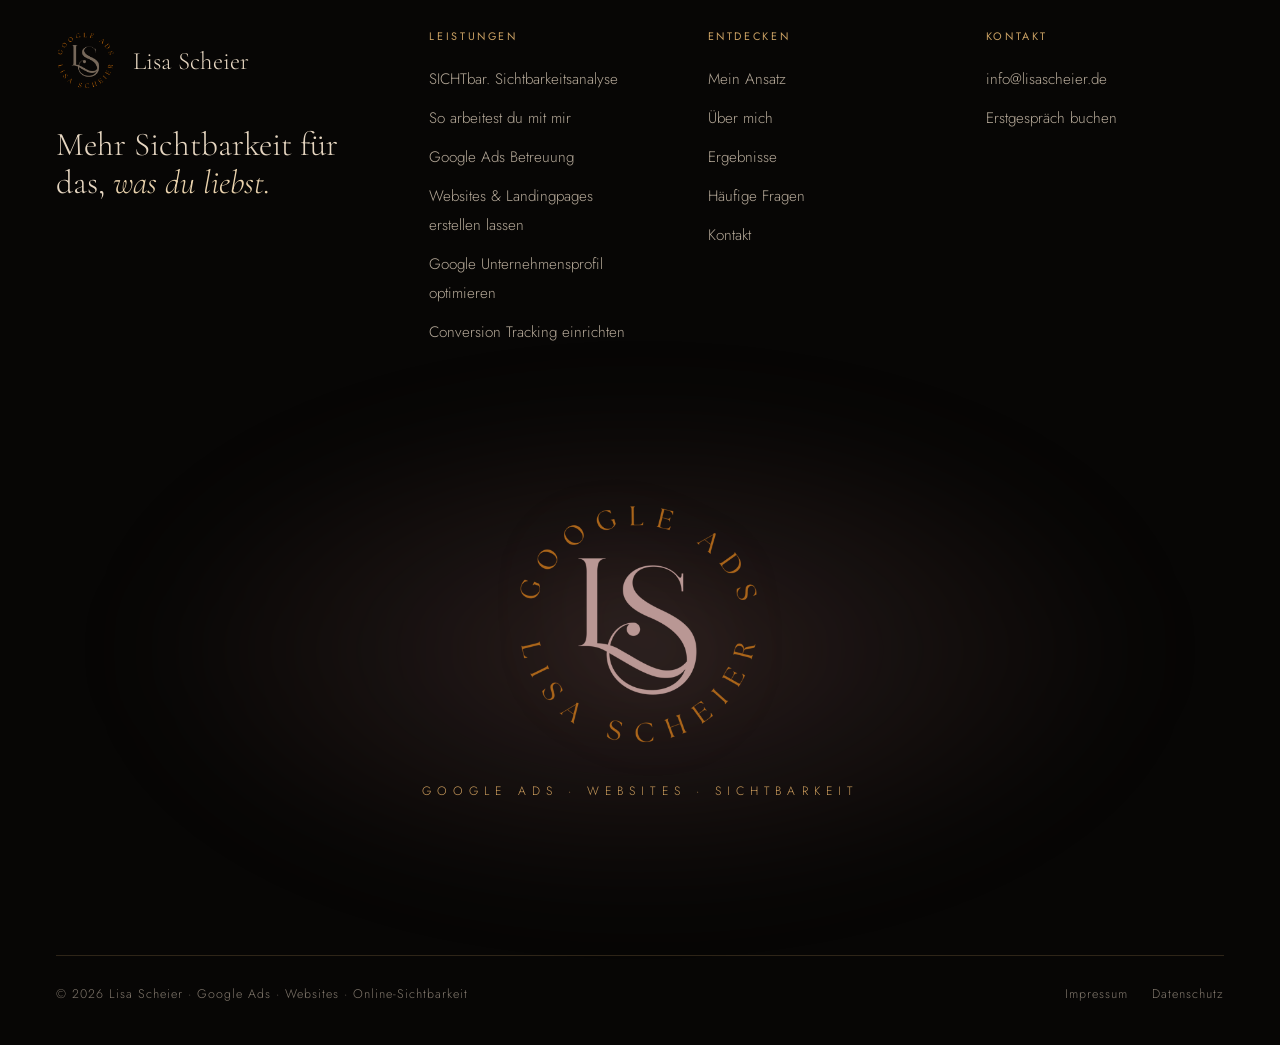
<file: findbar.html>
<!doctype html>
<html lang="de">
<head>
<meta charset="utf-8">
<title>SICHTbar. – Lisa Scheier</title>
<meta name="robots" content="noindex">
<link rel="canonical" href="https://lisascheier.de/sichtbar.html">
<meta http-equiv="refresh" content="0; url=sichtbar.html">
<script>location.replace('sichtbar.html'+location.hash)</script>
</head>
<body style="background:#0b0908;color:#f1e8dd;font-family:sans-serif">
<p>Diese Seite heißt jetzt <a href="sichtbar.html" style="color:#e2bb82">SICHTbar.</a></p>
</body>
</html>
</file>
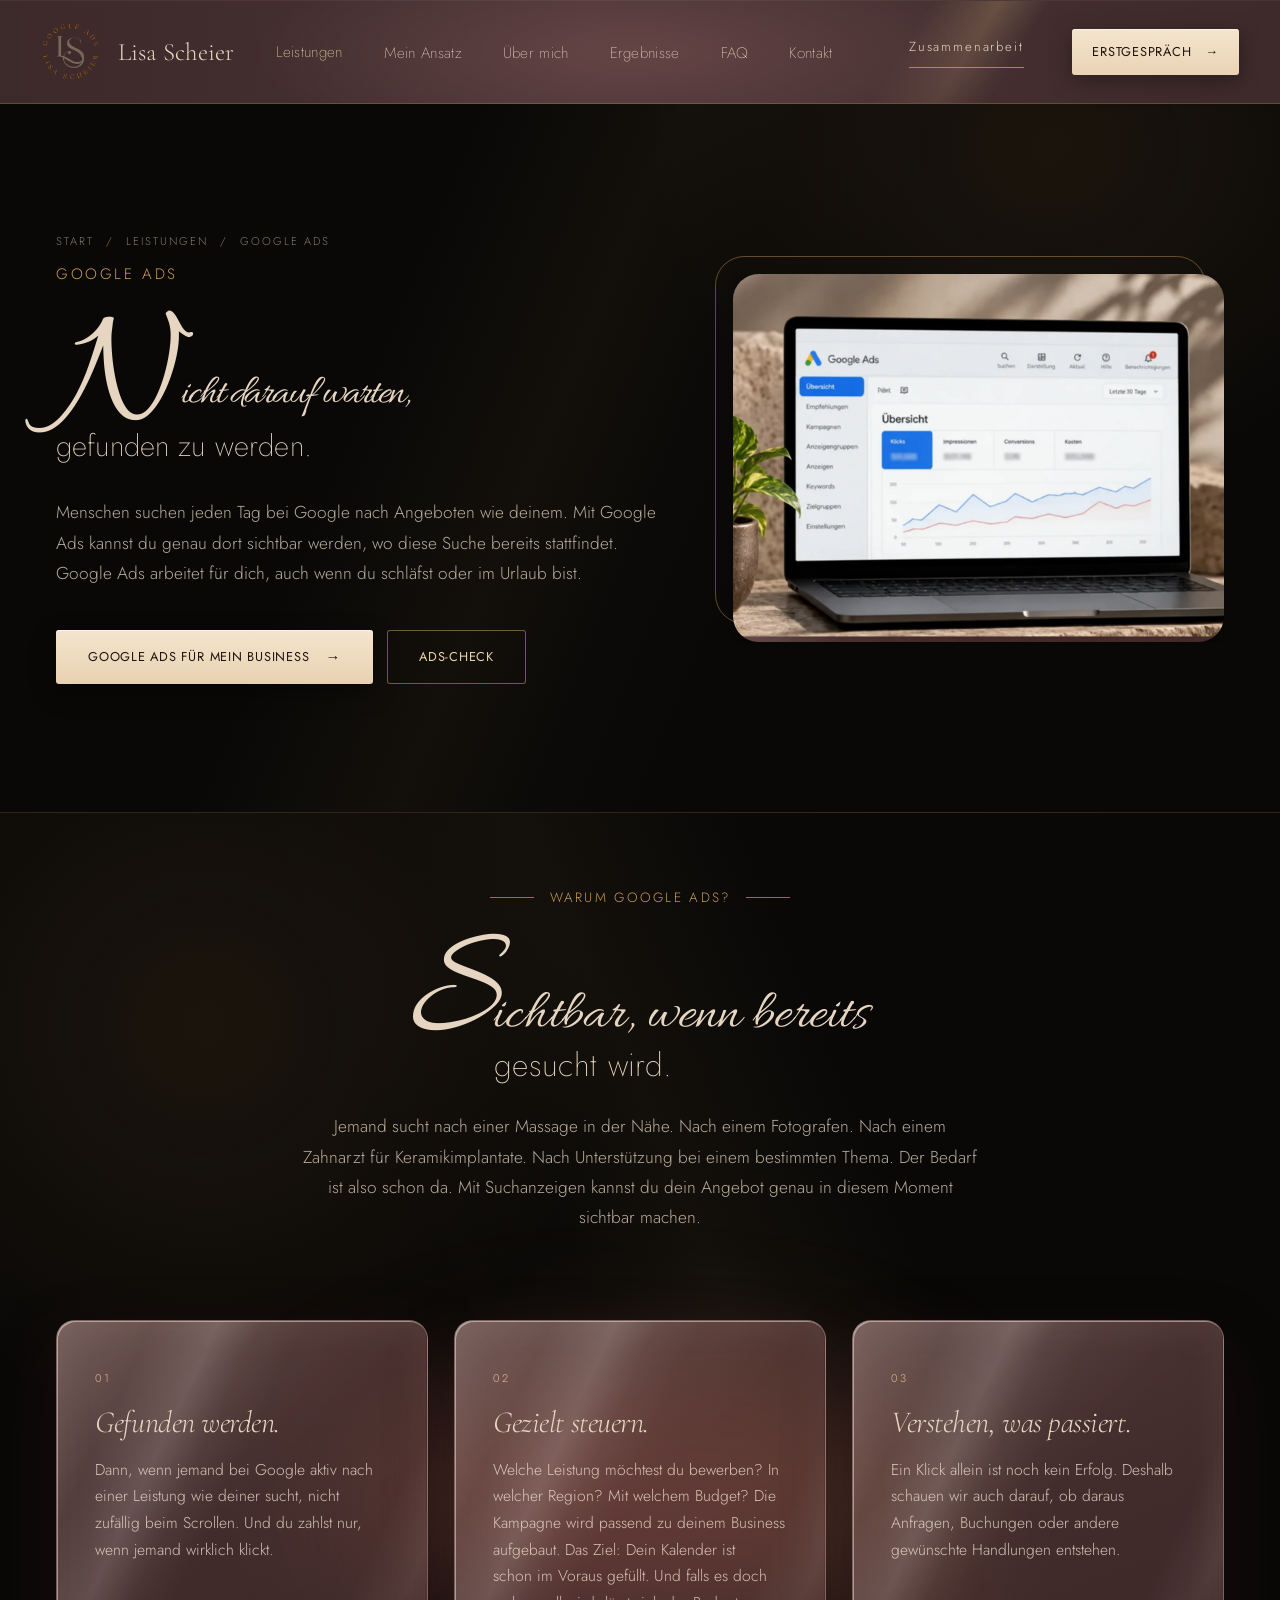
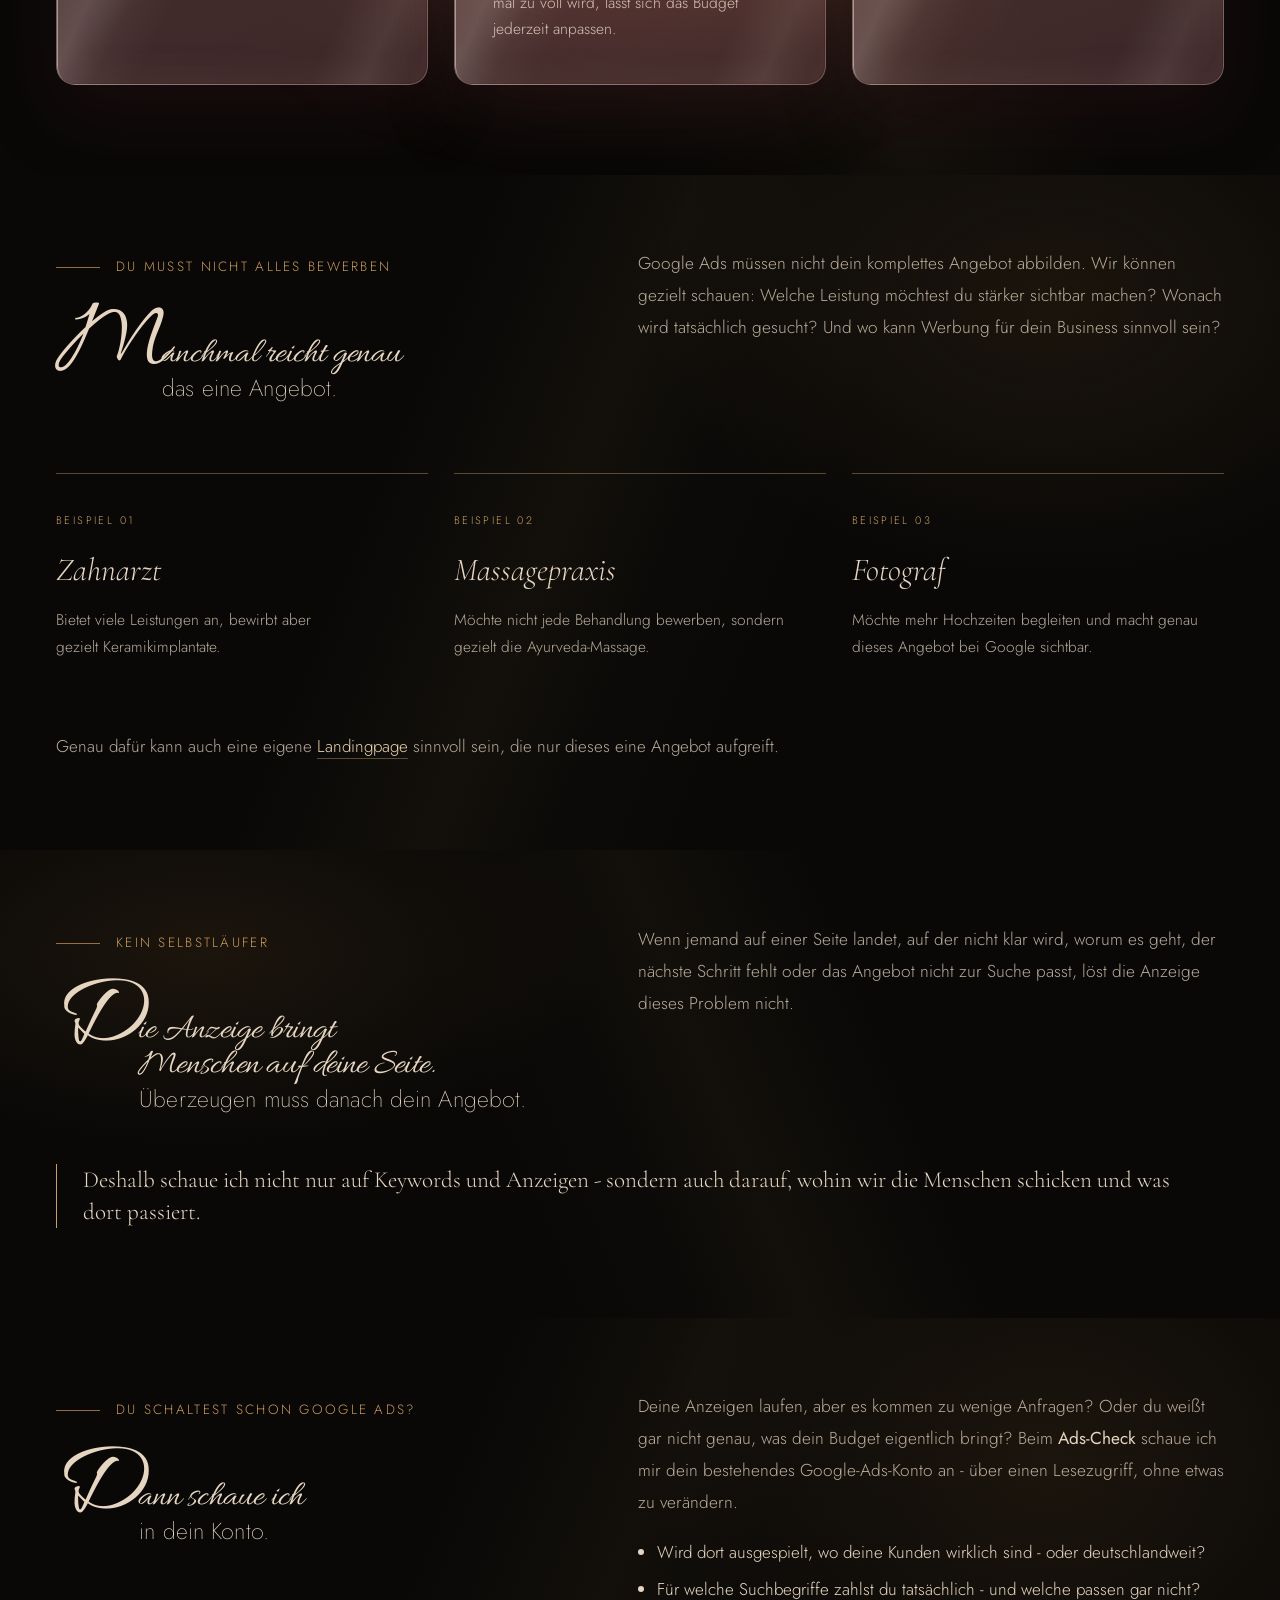
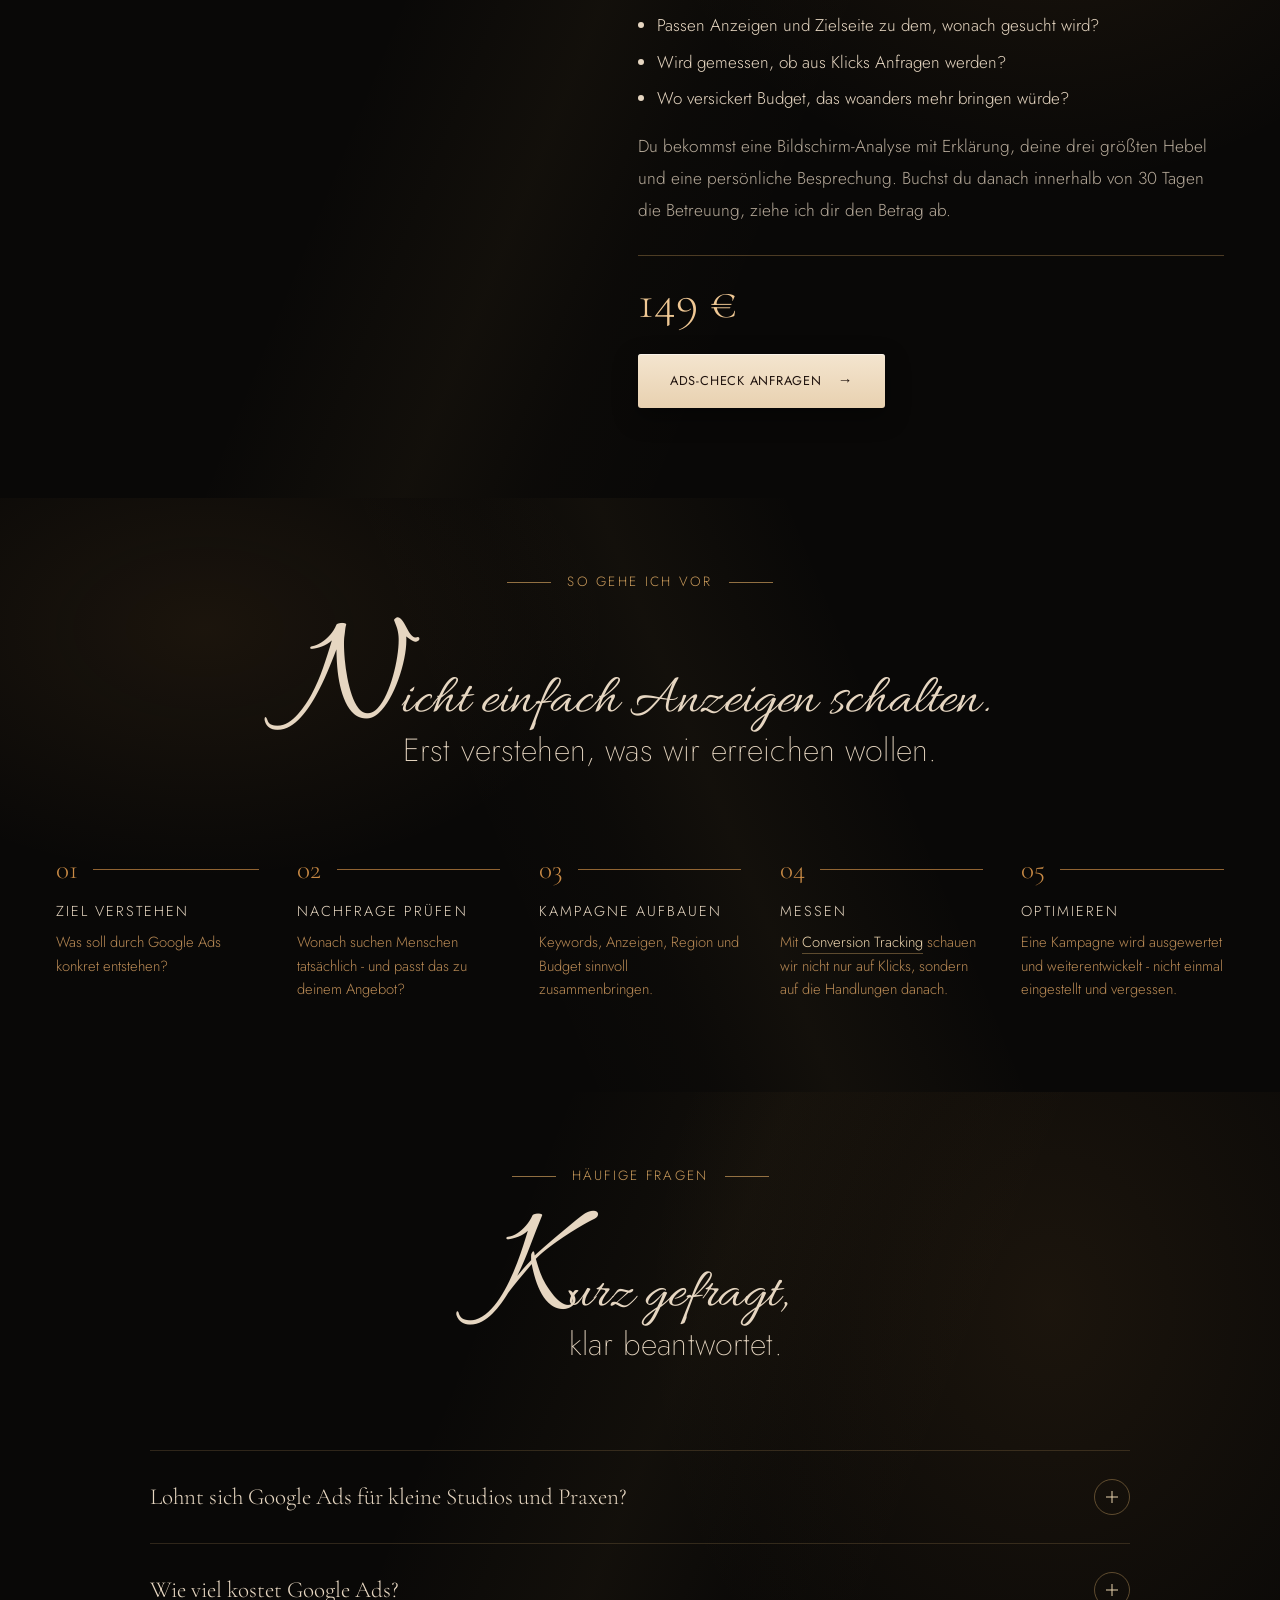
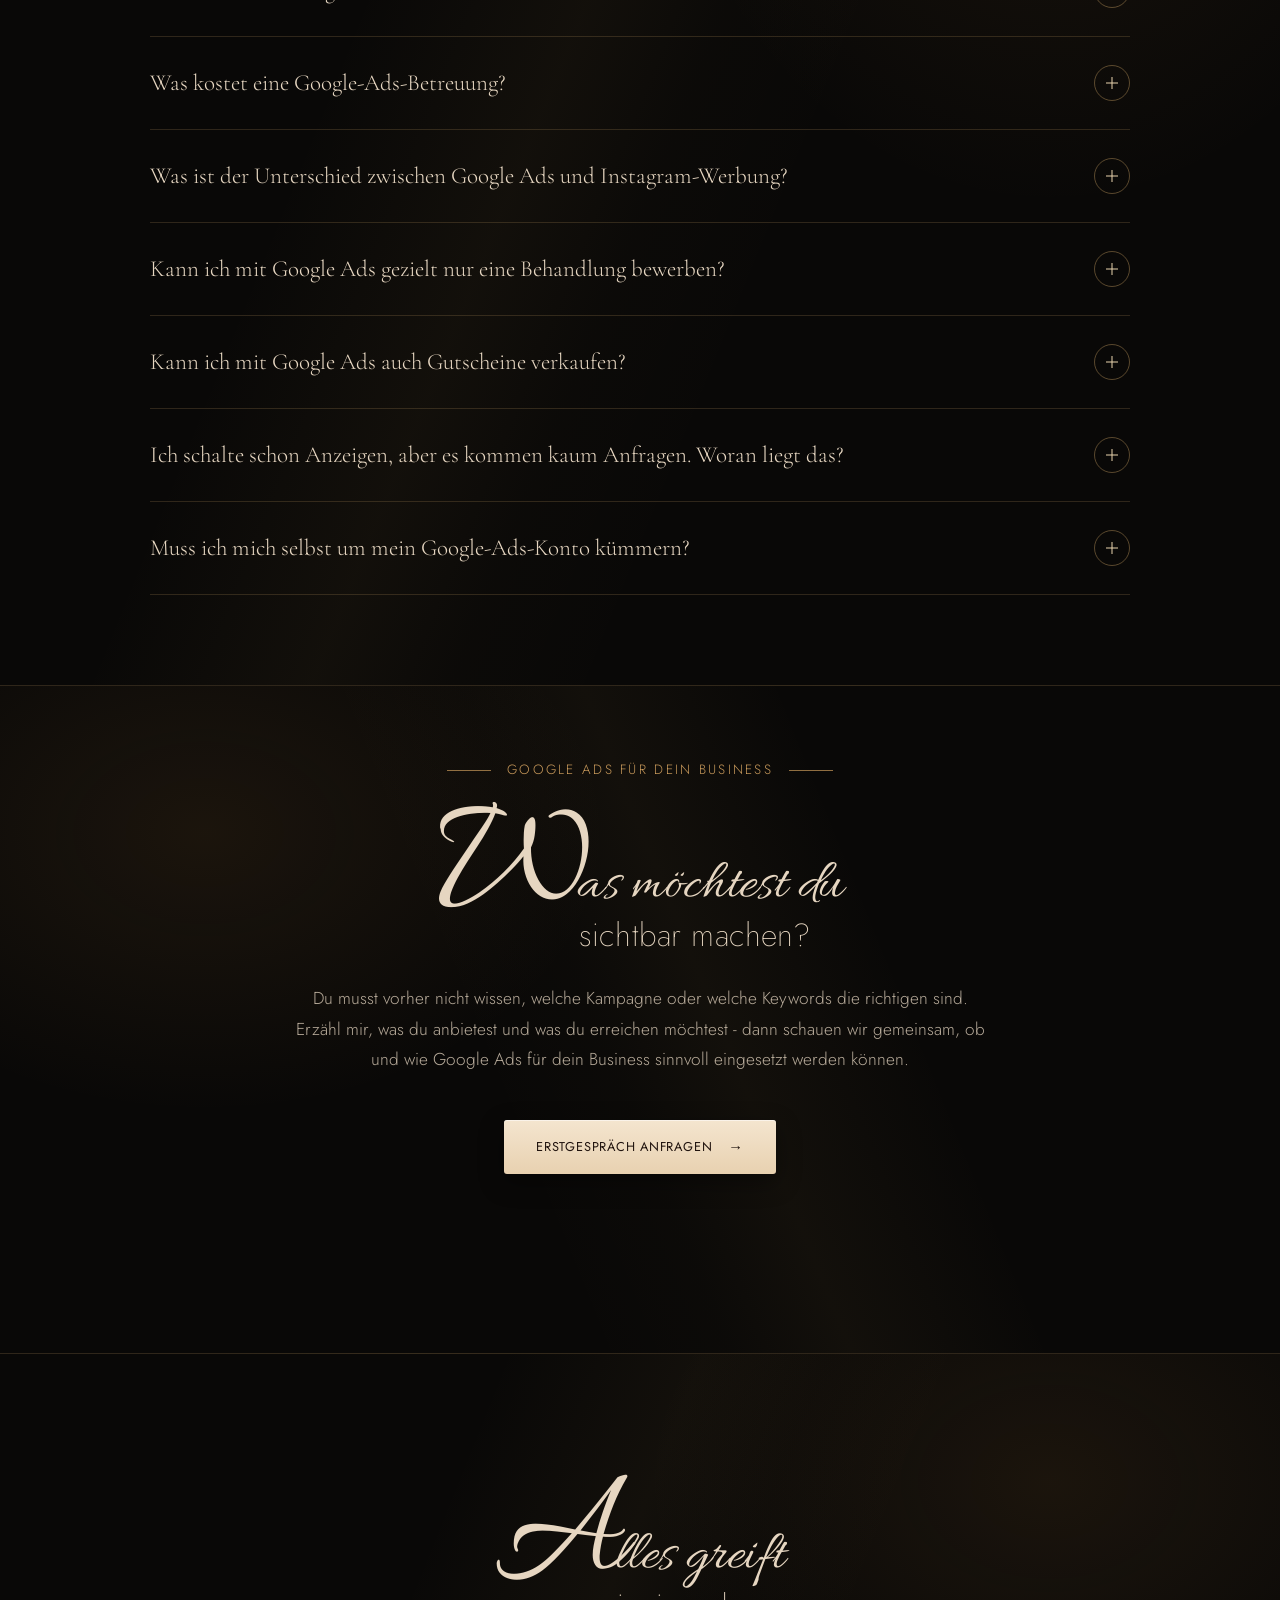
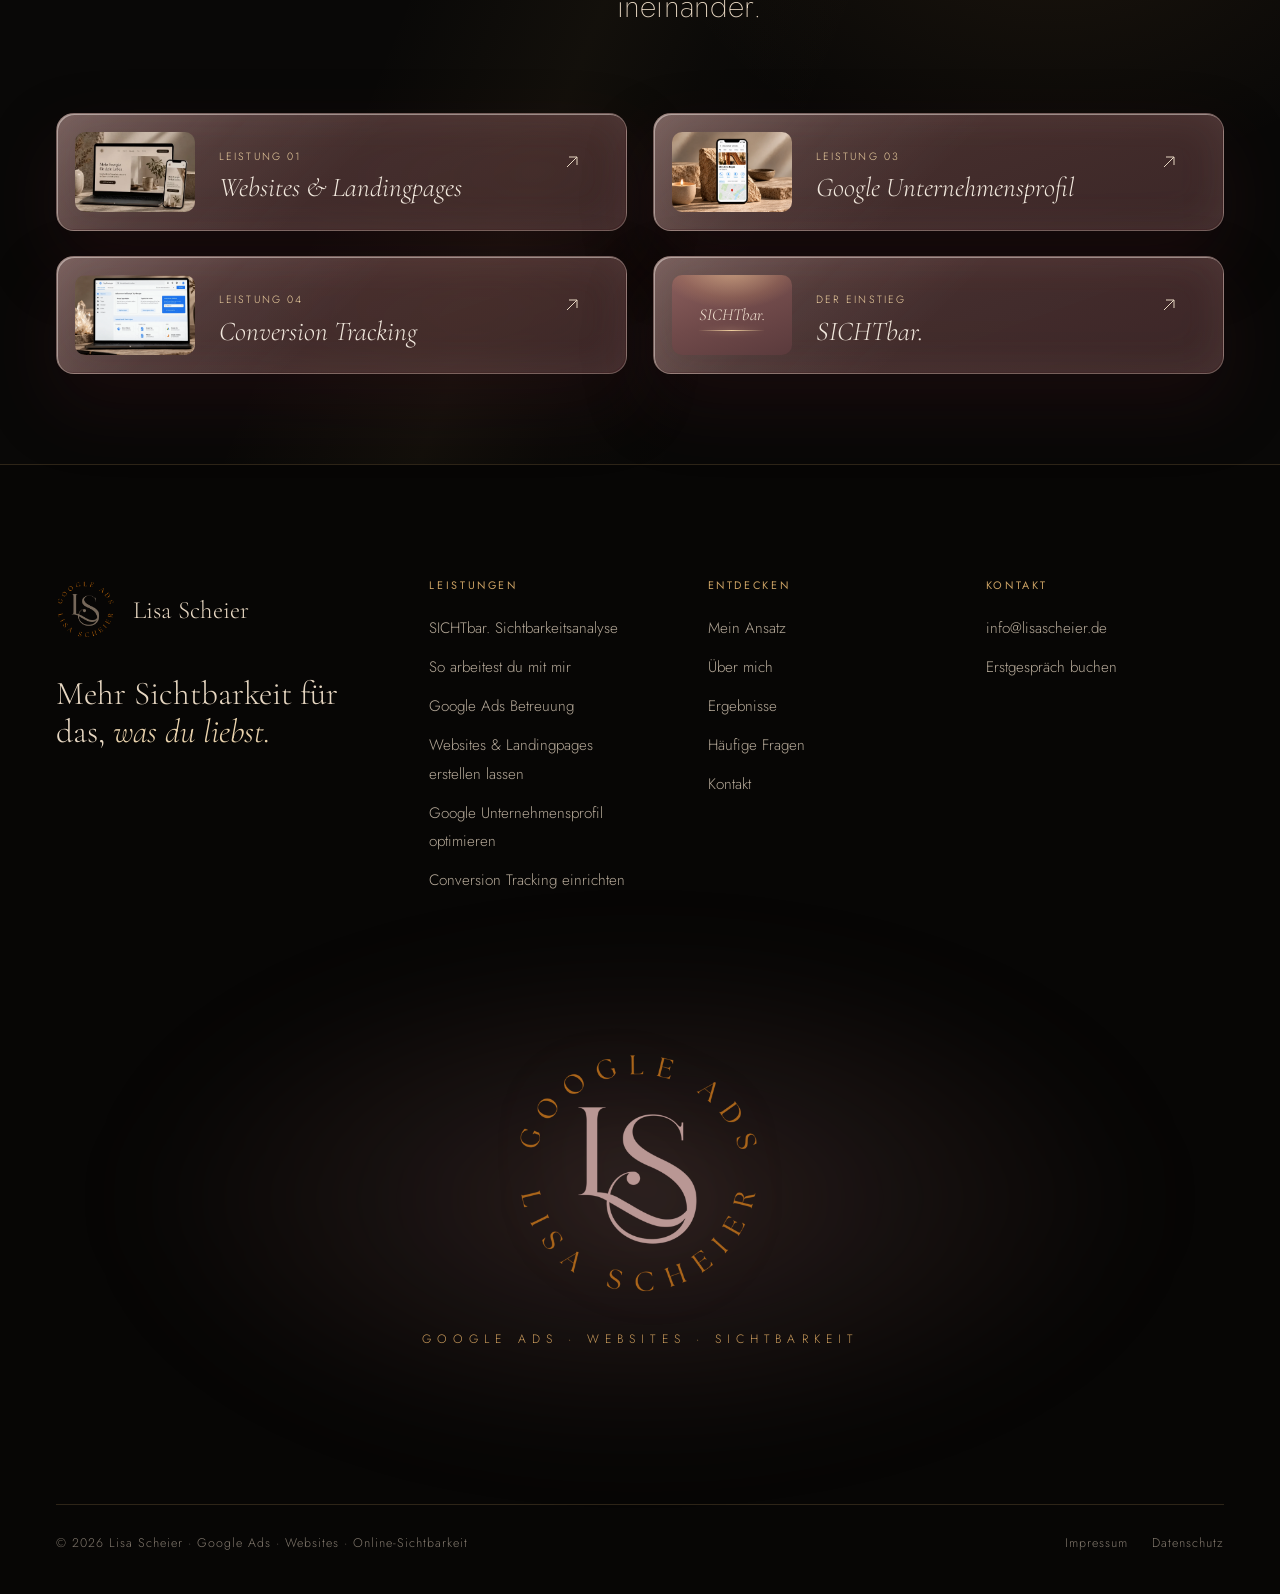
<file: google-ads.html>
<!DOCTYPE html>
<html lang="de">
<head>
<meta charset="utf-8">
<meta name="viewport" content="width=device-width,initial-scale=1,viewport-fit=cover">
<title>Google Ads Betreuung für Selbstständige | Lisa Scheier</title>
<meta name="description" content="Google Ads für Selbstständige und lokale Dienstleister: sichtbar sein, wenn gesucht wird. Strategie, Kampagnen, Tracking und laufende Betreuung.">
<link rel="canonical" href="https://lisascheier.de/google-ads.html">
<meta name="theme-color" content="#0b0908">
<meta property="og:type" content="website">
<meta property="og:locale" content="de_DE">
<meta property="og:site_name" content="Lisa Scheier">
<meta property="og:title" content="Google Ads Betreuung für Selbstständige | Lisa Scheier">
<meta property="og:description" content="Google Ads für Selbstständige und lokale Dienstleister: sichtbar sein, wenn gesucht wird. Strategie, Kampagnen, Tracking und laufende Betreuung.">
<meta property="og:url" content="https://lisascheier.de/google-ads.html">
<meta property="og:image" content="https://lisascheier.de/assets/img/vorschau-social.jpg">
<meta property="og:image:width" content="1200">
<meta property="og:image:height" content="630">
<meta name="twitter:card" content="summary_large_image">
<link rel="icon" href="assets/img/logo.png" type="image/png">
<link rel="preload" href="assets/fonts/cormorant-garamond-v21-latin-300.woff2" as="font" type="font/woff2" crossorigin>
<link rel="preload" href="assets/fonts/jost-v20-latin-300.woff2" as="font" type="font/woff2" crossorigin>
<link rel="preload" href="assets/fonts/allura.woff2" as="font" type="font/woff2" crossorigin>

<link rel="stylesheet" href="assets/css/site.css?v=1793032970">
<link rel="stylesheet" href="assets/css/variante-a.css?v=1793032971">
<link rel="stylesheet" href="assets/css/variante-a-schwarz.css?v=1793032971">
<script type="application/ld+json">{"@context": "https://schema.org", "@type": "Service", "name": "Google Ads Betreuung", "provider": {"@type": "Person", "name": "Lisa Scheier"}, "areaServed": ["DE", "AT", "CH"], "url": "https://lisascheier.de/google-ads.html"}</script>
</head>
<body>
<a class="skip" href="#main">Zum Inhalt springen</a>
<header class="header">
  <div class="wrap header__inner">
    <a class="brand" href="index.html" aria-label="Lisa Scheier - Startseite">
      <img src="assets/img/logo.png" alt="" width="46" height="46"><span>Lisa Scheier</span>
    </a>
    <nav class="nav" aria-label="Hauptnavigation">
      <ul class="nav__list">
        <li class="has-drop">
          <button class="nav__link is-active" aria-expanded="false" aria-haspopup="true">Leistungen</button>
          <div class="drop"><a href="index.html#leistungen"><small>01</small><strong>Alle Leistungen</strong><span>Websites, Google Ads, Profil &amp; Tracking</span></a><a href="websites-landingpages.html"><small>02</small><strong>Websites &amp; Landingpages</strong><span>Damit nach dem Klick nicht Schluss ist.</span></a><a href="google-ads.html" aria-current="page"><small>03</small><strong>Google Ads</strong><span>Sichtbar, wenn bereits gesucht wird.</span></a><a href="sichtbar.html"><small>04</small><strong>SICHTbar.</strong><span>Deine persönliche Sichtbarkeitsanalyse</span></a><a href="google-unternehmensprofil.html"><small>05</small><strong>Google Unternehmensprofil</strong><span>Der erste Eindruck in Suche und Maps.</span></a><a href="conversion-tracking.html"><small>06</small><strong>Conversion Tracking</strong><span>Sehen, was wirklich wirkt.</span></a><a href="zusammenarbeit.html"><small>07</small><strong>So arbeitest du mit mir</strong><span>SICHTbar., Einzelleistungen &amp; Pakete</span></a></div>
        </li>
        <li><a class="nav__link" href="index.html#ansatz">Mein Ansatz</a></li>
        <li><a class="nav__link" href="index.html#ueber-mich">Über mich</a></li>
        <li><a class="nav__link" href="index.html#ergebnisse">Ergebnisse</a></li>
        <li><a class="nav__link" href="index.html#faq">FAQ</a></li>
        <li><a class="nav__link" href="index.html#kontakt">Kontakt</a></li>
      </ul>
    </nav>
    <div class="header__actions">
      <a class="header__more" href="zusammenarbeit.html">Zusammenarbeit</a>
      <a class="header__cta" href="erstgespraech.html">Erstgespräch <span aria-hidden="true">→</span></a>
      <button class="burger" aria-label="Menü öffnen" aria-expanded="false" aria-controls="mobile-menu"><span></span><span></span></button>
    </div>
  </div>
</header>
<div class="mobile" id="mobile-menu" aria-hidden="true">
  <nav aria-label="Mobile Navigation">
    <a href="index.html#leistungen">Leistungen <small>01</small></a>
    <div class="mobile__sub"><a href="websites-landingpages.html">Websites &amp; Landingpages</a><a href="google-ads.html">Google Ads</a><a href="sichtbar.html">SICHTbar. Sichtbarkeitsanalyse</a><a href="google-unternehmensprofil.html">Google Unternehmensprofil</a><a href="conversion-tracking.html">Conversion Tracking</a><a href="zusammenarbeit.html">So arbeitest du mit mir</a></div>
    <a href="index.html#ansatz">Mein Ansatz <small>02</small></a>
    <a href="index.html#ueber-mich">Über mich <small>03</small></a>
    <a href="index.html#ergebnisse">Ergebnisse <small>04</small></a>
    <a href="index.html#faq">FAQ <small>05</small></a>
    <a href="index.html#kontakt">Kontakt <small>06</small></a>
    <a class="btn" href="erstgespraech.html">Erstgespräch buchen <span class="arr" aria-hidden="true">→</span></a>
  </nav>
  <div class="mobile__meta">
    <a href="mailto:info@lisascheier.de">info@lisascheier.de</a>
  </div>
</div>
<main id="main">
<section class="page-hero">
  <div class="wrap page-hero__grid">
    <div>
      <ol class="crumbs reveal"><li><a href="index.html">Start</a></li><li><a href="index.html#leistungen">Leistungen</a></li><li>Google Ads</li></ol>
      <span class="kicker reveal">Google Ads</span>
      <h1 class="hero__title hero__title--sub reveal" data-d="1" aria-label="Nicht darauf warten, gefunden zu werden."><span class="hero__script" aria-hidden="true"><span class="hero__s">N</span><span class="hero__chade">icht darauf warten,</span></span> <span class="hero__rest" aria-hidden="true">gefunden zu werden.</span></h1>
      <p class="lead reveal" data-d="2">Menschen suchen jeden Tag bei Google nach Angeboten wie deinem. Mit Google Ads kannst du genau dort sichtbar werden, wo diese Suche bereits stattfindet. Google Ads arbeitet für dich, auch wenn du schläfst oder im Urlaub bist.</p>
      <div class="btns reveal" data-d="3"><a class="btn" href="index.html#kontakt">Google Ads für mein Business <span class="arr" aria-hidden="true">→</span></a><a class="btn btn--ghost" href="#ads-check">Ads-Check</a></div>
    </div>
    <div class="page-hero__img reveal-img"><img src="assets/img/leistung-google-ads.webp?v=1793032970" alt="Google-Ads-Konto auf einem Laptop" width="758" height="504"></div>
  </div>
</section>

<section class="section section--line">
  <div class="wrap">
    <div class="head center">
      <span class="kicker reveal">Warum Google Ads?</span>
      <h2 class="stitle reveal" data-d="1" aria-label="Sichtbar, wenn bereits gesucht wird."><span class="stitle__script" aria-hidden="true"><span class="stitle__big">S</span><span class="stitle__word">ichtbar, wenn bereits</span></span> <span class="stitle__rest" aria-hidden="true">gesucht wird.</span></h2>
      <p class="lead reveal" data-d="2">Jemand sucht nach einer Massage in der Nähe. Nach einem Fotografen. Nach einem Zahnarzt für Keramikimplantate. Nach Unterstützung bei einem bestimmten Thema. Der Bedarf ist also schon da. Mit Suchanzeigen kannst du dein Angebot genau in diesem Moment sichtbar machen.</p>
    </div>
    <div class="cards">
      <article class="card reveal"><span class="n">01</span><h3>Gefunden werden.</h3><p>Dann, wenn jemand bei Google aktiv nach einer Leistung wie deiner sucht, nicht zufällig beim Scrollen. Und du zahlst nur, wenn jemand wirklich klickt.</p></article>
      <article class="card reveal" data-d="1"><span class="n">02</span><h3>Gezielt steuern.</h3><p>Welche Leistung möchtest du bewerben? In welcher Region? Mit welchem Budget? Die Kampagne wird passend zu deinem Business aufgebaut. Das Ziel: Dein Kalender ist schon im Voraus gefüllt. Und falls es doch mal zu voll wird, lässt sich das Budget jederzeit anpassen.</p></article>
      <article class="card reveal" data-d="2"><span class="n">03</span><h3>Verstehen, was passiert.</h3><p>Ein Klick allein ist noch kein Erfolg. Deshalb schauen wir auch darauf, ob daraus Anfragen, Buchungen oder andere gewünschte Handlungen entstehen.</p></article>
    </div>
  </div>
</section>

<section class="section section--tint">
  <div class="wrap">
    <div class="split">
      <div>
        <span class="kicker reveal">Du musst nicht alles bewerben</span>
        <h2 class="stitle reveal" data-d="1" aria-label="Manchmal reicht genau das eine Angebot."><span class="stitle__script" aria-hidden="true"><span class="stitle__big">M</span><span class="stitle__word">anchmal reicht genau</span></span> <span class="stitle__rest" aria-hidden="true">das eine Angebot.</span></h2>
      </div>
      <div class="prose reveal" data-d="2">
        <p>Google Ads müssen nicht dein komplettes Angebot abbilden. Wir können gezielt schauen: Welche Leistung möchtest du stärker sichtbar machen? Wonach wird tatsächlich gesucht? Und wo kann Werbung für dein Business sinnvoll sein?</p>
      </div>
    </div>
    <div class="examples">
      <div class="example reveal"><small>Beispiel 01</small><strong>Zahnarzt</strong><p>Bietet viele Leistungen an, bewirbt aber gezielt Keramikimplantate.</p></div>
      <div class="example reveal" data-d="1"><small>Beispiel 02</small><strong>Massagepraxis</strong><p>Möchte nicht jede Behandlung bewerben, sondern gezielt die Ayurveda-Massage.</p></div>
      <div class="example reveal" data-d="2"><small>Beispiel 03</small><strong>Fotograf</strong><p>Möchte mehr Hochzeiten begleiten und macht genau dieses Angebot bei Google sichtbar.</p></div>
    </div>
    <p class="muted reveal">Genau dafür kann auch eine eigene <a class="textlink" href="websites-landingpages.html">Landingpage</a> sinnvoll sein, die nur dieses eine Angebot aufgreift.</p>
  </div>
</section>

<section class="section">
  <div class="wrap">
    <div class="split">
      <div>
        <span class="kicker reveal">Kein Selbstläufer</span>
        <h2 class="stitle reveal" data-d="1" aria-label="Die Anzeige bringt Menschen auf deine Seite. Überzeugen muss danach dein Angebot."><span class="stitle__script" aria-hidden="true"><span class="stitle__big">D</span><span class="stitle__word">ie Anzeige bringt Menschen auf deine Seite.</span></span> <span class="stitle__rest" aria-hidden="true">Überzeugen muss danach dein Angebot.</span></h2>
      </div>
      <div class="prose reveal" data-d="2">
        <p>Wenn jemand auf einer Seite landet, auf der nicht klar wird, worum es geht, der nächste Schritt fehlt oder das Angebot nicht zur Suche passt, löst die Anzeige dieses Problem nicht.</p>
      </div>
    </div>
    <p class="pull pull--wide reveal">Deshalb schaue ich nicht nur auf Keywords und Anzeigen - sondern auch darauf, wohin wir die Menschen schicken und was dort passiert.</p>
  </div>
</section>

<section class="section" id="ads-check">
  <div class="wrap split">
    <div>
      <span class="kicker reveal">Du schaltest schon Google Ads?</span>
      <h2 class="stitle reveal" data-d="1" aria-label="Dann schaue ich in dein Konto."><span class="stitle__script" aria-hidden="true"><span class="stitle__big">D</span><span class="stitle__word">ann schaue ich</span></span> <span class="stitle__rest" aria-hidden="true">in dein Konto.</span></h2>
    </div>
    <div class="prose reveal" data-d="2">
      <p>Deine Anzeigen laufen, aber es kommen zu wenige Anfragen? Oder du weißt gar nicht genau, was dein Budget eigentlich bringt? Beim <strong>Ads-Check</strong> schaue ich mir dein bestehendes Google-Ads-Konto an - über einen Lesezugriff, ohne etwas zu verändern.</p>
      <ul class="findbar__list">
        <li>Wird dort ausgespielt, wo deine Kunden wirklich sind - oder deutschlandweit?</li>
        <li>Für welche Suchbegriffe zahlst du tatsächlich - und welche passen gar nicht?</li>
        <li>Passen Anzeigen und Zielseite zu dem, wonach gesucht wird?</li>
        <li>Wird gemessen, ob aus Klicks Anfragen werden?</li>
        <li>Wo versickert Budget, das woanders mehr bringen würde?</li>
      </ul>
      <p>Du bekommst eine Bildschirm-Analyse mit Erklärung, deine drei größten Hebel und eine persönliche Besprechung. Buchst du danach innerhalb von 30 Tagen die Betreuung, ziehe ich dir den Betrag ab.</p>
      <div class="price" style="margin-top:28px"><strong>149 €</strong></div>
      <div class="btns" style="margin-top:28px"><a class="btn" href="index.html#kontakt" data-paket="ads-check">Ads-Check anfragen <span class="arr" aria-hidden="true">→</span></a></div>
    </div>
  </div>
</section>

<section class="section section--tint" id="vorgehen">
  <div class="wrap">
    <div class="head center">
      <span class="kicker reveal">So gehe ich vor</span>
      <h2 class="stitle reveal" data-d="1" aria-label="Nicht einfach Anzeigen schalten. Erst verstehen, was wir erreichen wollen."><span class="stitle__script" aria-hidden="true"><span class="stitle__big">N</span><span class="stitle__word">icht einfach Anzeigen schalten.</span></span> <span class="stitle__rest" aria-hidden="true">Erst verstehen, was wir erreichen wollen.</span></h2>
    </div>
    <ol class="steps steps--5">
      <li><span class="n">01</span><h3>Ziel verstehen</h3><p>Was soll durch Google Ads konkret entstehen?</p></li>
      <li><span class="n">02</span><h3>Nachfrage prüfen</h3><p>Wonach suchen Menschen tatsächlich - und passt das zu deinem Angebot?</p></li>
      <li><span class="n">03</span><h3>Kampagne aufbauen</h3><p>Keywords, Anzeigen, Region und Budget sinnvoll zusammenbringen.</p></li>
      <li><span class="n">04</span><h3>Messen</h3><p>Mit <a class="textlink" href="conversion-tracking.html">Conversion Tracking</a> schauen wir nicht nur auf Klicks, sondern auf die Handlungen danach.</p></li>
      <li><span class="n">05</span><h3>Optimieren</h3><p>Eine Kampagne wird ausgewertet und weiterentwickelt - nicht einmal eingestellt und vergessen.</p></li>
    </ol>
  </div>
</section>
<section class="section faq faq--page" id="fragen">
  <div class="wrap">
    <div class="head center">
      <span class="kicker reveal">Häufige Fragen</span>
      <h2 class="stitle reveal" data-d="1" aria-label="Kurz gefragt, klar beantwortet."><span class="stitle__script" aria-hidden="true"><span class="stitle__big">K</span><span class="stitle__word">urz gefragt,</span></span> <span class="stitle__rest" aria-hidden="true">klar beantwortet.</span></h2>
    </div>
    <div class="faq__list faq__list--center">
        <details><summary><h3 class="faq__q">Lohnt sich Google Ads für kleine Studios und Praxen?</h3><i aria-hidden="true"></i></summary><div class="faq__answer"><p>Ja, wenn Menschen in deiner Region nach deiner Leistung suchen. Dann erscheinst du genau in dem Moment, in dem jemand buchen will, nicht zufällig beim Scrollen. Ob genug Nachfrage da ist, prüfe ich, bevor ein Euro in Anzeigen fließt.</p></div></details>
        <details><summary><h3 class="faq__q">Wie viel kostet Google Ads?</h3><i aria-hidden="true"></i></summary><div class="faq__answer"><p>Du zahlst nur, wenn jemand auf deine Anzeige klickt, und legst selbst fest, wie viel du maximal ausgibst. Was ein Klick kostet, hängt von Branche, Region und Wettbewerb ab. Als grobe Orientierung würde ich mit einem Werbebudget ab 300 € im Monat starten. Das zahlst du direkt an Google, getrennt von meiner Betreuung.</p></div></details>
        <details><summary><h3 class="faq__q">Was kostet eine Google-Ads-Betreuung?</h3><i aria-hidden="true"></i></summary><div class="faq__answer"><p>Das hängt davon ab, was dazugehört: Einrichtung, laufende Optimierung, Landingpage, Tracking. Deshalb gibt es bei mir keinen Pauschalpreis, sondern eine Betreuung nach deinem Bedarf. Die Kosten klären wir im <a class="textlink" href="erstgespraech.html">Erstgespräch</a>, bevor etwas startet. Feste Preise haben nur meine Einstiegsangebote, weil ihr Umfang immer gleich ist: <a class="textlink" href="sichtbar.html">SICHTbar.</a> und der Ads-Check für je 149 €.</p></div></details>
        <details><summary><h3 class="faq__q">Was ist der Unterschied zwischen Google Ads und Instagram-Werbung?</h3><i aria-hidden="true"></i></summary><div class="faq__answer"><p>Bei Google suchen Menschen schon aktiv nach deinem Angebot, auf Instagram unterbrichst du sie beim Scrollen. Google trifft also auf vorhandenen Bedarf, Instagram muss ihn erst wecken. Für Leistungen, nach denen konkret gesucht wird, wie Massage, Kosmetik oder Physiotherapie, ist Google deshalb oft der direktere Weg zur Buchung.</p></div></details>
        <details><summary><h3 class="faq__q">Kann ich mit Google Ads gezielt nur eine Behandlung bewerben?</h3><i aria-hidden="true"></i></summary><div class="faq__answer"><p>Ja, und oft ist genau das am wirkungsvollsten. Statt „Massage“ allgemein bewirbst du zum Beispiel nur die Ayurveda- oder Sportmassage, die du stärker auslasten willst. Mit einer eigenen <a class="textlink" href="websites-landingpages.html">Landingpage</a> für genau dieses Angebot finden Interessierte sofort, wonach sie gesucht haben.</p></div></details>
        <details><summary><h3 class="faq__q">Kann ich mit Google Ads auch Gutscheine verkaufen?</h3><i aria-hidden="true"></i></summary><div class="faq__answer"><p>Ja. Gerade vor Weihnachten, Muttertag oder Valentinstag suchen viele gezielt nach Gutscheinen für Massage oder Kosmetik. Eine eigene Anzeige mit passender Gutscheinseite holt genau diese Nachfrage ab.</p></div></details>
        <details><summary><h3 class="faq__q">Ich schalte schon Anzeigen, aber es kommen kaum Anfragen. Woran liegt das?</h3><i aria-hidden="true"></i></summary><div class="faq__answer"><p>Meist an einer von drei Stellen: an den falschen Suchbegriffen, an einer Zielseite, die nicht zur Anzeige passt, oder an fehlender Messung. Ohne <a class="textlink" href="conversion-tracking.html">Conversion Tracking</a> optimiert Google auf Klicks statt auf Anfragen. Genau das prüfe ich im Ads-Check, per Lesezugriff und ohne etwas an deinem Konto zu verändern.</p></div></details>
        <details><summary><h3 class="faq__q">Muss ich mich selbst um mein Google-Ads-Konto kümmern?</h3><i aria-hidden="true"></i></summary><div class="faq__answer"><p>Nein. Das Konto legst du mit meiner Schritt-für-Schritt-Anleitung selbst an, danach übernehme ich: Kampagne aufbauen, laufend optimieren und auswerten. Du kümmerst dich um deine Kunden.</p></div></details>
    </div>
  </div>
</section>
<script type="application/ld+json">{"@context": "https://schema.org", "@type": "FAQPage", "mainEntity": [{"@type": "Question", "name": "Lohnt sich Google Ads für kleine Studios und Praxen?", "acceptedAnswer": {"@type": "Answer", "text": "Ja, wenn Menschen in deiner Region nach deiner Leistung suchen. Dann erscheinst du genau in dem Moment, in dem jemand buchen will, nicht zufällig beim Scrollen. Ob genug Nachfrage da ist, prüfe ich, bevor ein Euro in Anzeigen fließt."}}, {"@type": "Question", "name": "Wie viel kostet Google Ads?", "acceptedAnswer": {"@type": "Answer", "text": "Du zahlst nur, wenn jemand auf deine Anzeige klickt, und legst selbst fest, wie viel du maximal ausgibst. Was ein Klick kostet, hängt von Branche, Region und Wettbewerb ab. Als grobe Orientierung würde ich mit einem Werbebudget ab 300 € im Monat starten. Das zahlst du direkt an Google, getrennt von meiner Betreuung."}}, {"@type": "Question", "name": "Was kostet eine Google-Ads-Betreuung?", "acceptedAnswer": {"@type": "Answer", "text": "Das hängt davon ab, was dazugehört: Einrichtung, laufende Optimierung, Landingpage, Tracking. Deshalb gibt es bei mir keinen Pauschalpreis, sondern eine Betreuung nach deinem Bedarf. Die Kosten klären wir im Erstgespräch, bevor etwas startet. Feste Preise haben nur meine Einstiegsangebote, weil ihr Umfang immer gleich ist: SICHTbar. und der Ads-Check für je 149 €."}}, {"@type": "Question", "name": "Was ist der Unterschied zwischen Google Ads und Instagram-Werbung?", "acceptedAnswer": {"@type": "Answer", "text": "Bei Google suchen Menschen schon aktiv nach deinem Angebot, auf Instagram unterbrichst du sie beim Scrollen. Google trifft also auf vorhandenen Bedarf, Instagram muss ihn erst wecken. Für Leistungen, nach denen konkret gesucht wird, wie Massage, Kosmetik oder Physiotherapie, ist Google deshalb oft der direktere Weg zur Buchung."}}, {"@type": "Question", "name": "Kann ich mit Google Ads gezielt nur eine Behandlung bewerben?", "acceptedAnswer": {"@type": "Answer", "text": "Ja, und oft ist genau das am wirkungsvollsten. Statt „Massage“ allgemein bewirbst du zum Beispiel nur die Ayurveda- oder Sportmassage, die du stärker auslasten willst. Mit einer eigenen Landingpage für genau dieses Angebot finden Interessierte sofort, wonach sie gesucht haben."}}, {"@type": "Question", "name": "Kann ich mit Google Ads auch Gutscheine verkaufen?", "acceptedAnswer": {"@type": "Answer", "text": "Ja. Gerade vor Weihnachten, Muttertag oder Valentinstag suchen viele gezielt nach Gutscheinen für Massage oder Kosmetik. Eine eigene Anzeige mit passender Gutscheinseite holt genau diese Nachfrage ab."}}, {"@type": "Question", "name": "Ich schalte schon Anzeigen, aber es kommen kaum Anfragen. Woran liegt das?", "acceptedAnswer": {"@type": "Answer", "text": "Meist an einer von drei Stellen: an den falschen Suchbegriffen, an einer Zielseite, die nicht zur Anzeige passt, oder an fehlender Messung. Ohne Conversion Tracking optimiert Google auf Klicks statt auf Anfragen. Genau das prüfe ich im Ads-Check, per Lesezugriff und ohne etwas an deinem Konto zu verändern."}}, {"@type": "Question", "name": "Muss ich mich selbst um mein Google-Ads-Konto kümmern?", "acceptedAnswer": {"@type": "Answer", "text": "Nein. Das Konto legst du mit meiner Schritt-für-Schritt-Anleitung selbst an, danach übernehme ich: Kampagne aufbauen, laufend optimieren und auswerten. Du kümmerst dich um deine Kunden."}}]}</script>
<section class="cta" id="kontakt-cta">
  <div class="wrap center">
    <span class="kicker reveal">Google Ads für dein Business</span>
    <h2 class="stitle reveal" data-d="1" aria-label="Was möchtest du sichtbar machen?"><span class="stitle__script" aria-hidden="true"><span class="stitle__big">W</span><span class="stitle__word">as möchtest du</span></span> <span class="stitle__rest" aria-hidden="true">sichtbar machen?</span></h2>
    <p class="lead reveal" data-d="2">Du musst vorher nicht wissen, welche Kampagne oder welche Keywords die richtigen sind. Erzähl mir, was du anbietest und was du erreichen möchtest - dann schauen wir gemeinsam, ob und wie Google Ads für dein Business sinnvoll eingesetzt werden können.</p>
    <div class="btns reveal" data-d="3"><a class="btn" href="index.html#kontakt">Erstgespräch anfragen <span class="arr" aria-hidden="true">→</span></a></div>
  </div>
</section>
<section class="section section--line">
  <div class="wrap">
    <div class="head center"><span class="kicker reveal">Weitere Leistungen</span><h2 class="stitle reveal" data-d="1" aria-label="Alles greift ineinander."><span class="stitle__script" aria-hidden="true"><span class="stitle__big">A</span><span class="stitle__word">lles greift</span></span> <span class="stitle__rest" aria-hidden="true">ineinander.</span></h2></div>
    <div class="more"><a href="websites-landingpages.html" class="reveal"><img src="assets/img/leistung-websites.webp?v=1793032970" alt="" loading="lazy" width="120" height="80"><div><small>Leistung 01</small><strong>Websites &amp; Landingpages</strong></div><span class="service__arrow"><svg width="16" height="16" viewBox="0 0 16 16" aria-hidden="true"><path d="M3 13L13 3M5 3h8v8" fill="none" stroke="currentColor"/></svg></span></a><a href="google-unternehmensprofil.html" class="reveal"><img src="assets/img/leistung-unternehmensprofil.webp?v=1793032970" alt="" loading="lazy" width="120" height="80"><div><small>Leistung 03</small><strong>Google Unternehmensprofil</strong></div><span class="service__arrow"><svg width="16" height="16" viewBox="0 0 16 16" aria-hidden="true"><path d="M3 13L13 3M5 3h8v8" fill="none" stroke="currentColor"/></svg></span></a><a href="conversion-tracking.html" class="reveal"><img src="assets/img/leistung-tracking.webp?v=1793032970" alt="" loading="lazy" width="120" height="80"><div><small>Leistung 04</small><strong>Conversion Tracking</strong></div><span class="service__arrow"><svg width="16" height="16" viewBox="0 0 16 16" aria-hidden="true"><path d="M3 13L13 3M5 3h8v8" fill="none" stroke="currentColor"/></svg></span></a><a href="sichtbar.html" class="reveal"><span class="more__thumb" aria-hidden="true">SICHTbar.</span><div><small>Der Einstieg</small><strong>SICHTbar.</strong></div><span class="service__arrow"><svg width="16" height="16" viewBox="0 0 16 16" aria-hidden="true"><path d="M3 13L13 3M5 3h8v8" fill="none" stroke="currentColor"/></svg></span></a></div>
  </div>
</section>
</main>
<footer class="footer">
  <div class="wrap">
    <div class="footer__top">
      <div>
        <a class="brand" href="index.html"><img src="assets/img/logo.png" alt="" width="46" height="46"><span>Lisa Scheier</span></a>
        <p class="footer__claim">Mehr Sichtbarkeit für das, <em>was du liebst.</em></p>
      </div>
      <div>
        <h4>Leistungen</h4>
        <ul>
          <li><a href="sichtbar.html">SICHTbar. Sichtbarkeitsanalyse</a></li>
          <li><a href="zusammenarbeit.html">So arbeitest du mit mir</a></li>
          <li><a href="google-ads.html">Google Ads Betreuung</a></li>
          <li><a href="websites-landingpages.html">Websites &amp; Landingpages erstellen lassen</a></li>
          <li><a href="google-unternehmensprofil.html">Google Unternehmensprofil optimieren</a></li>
          <li><a href="conversion-tracking.html">Conversion Tracking einrichten</a></li>
        </ul>
      </div>
      <div>
        <h4>Entdecken</h4>
        <ul>
          <li><a href="index.html#ansatz">Mein Ansatz</a></li>
          <li><a href="index.html#ueber-mich">Über mich</a></li>
          <li><a href="index.html#ergebnisse">Ergebnisse</a></li>
          <li><a href="index.html#faq">Häufige Fragen</a></li>
          <li><a href="index.html#kontakt">Kontakt</a></li>
        </ul>
      </div>
      <div>
        <h4>Kontakt</h4>
        <ul>
          <li><a href="mailto:info@lisascheier.de">info@lisascheier.de</a></li>
          <li><a href="erstgespraech.html">Erstgespräch buchen</a></li>
        </ul>
      </div>
    </div>
    <div class="footer__brandmark" aria-hidden="true"><img class="footer__logo" src="assets/img/logo-footer.png" alt="" width="400" height="400" loading="lazy"><span class="footer__tag">Google Ads · Websites · Sichtbarkeit</span></div>
    <div class="footer__bottom">
      <span>© <span data-year>2026</span> Lisa Scheier · Google Ads · Websites · Online-Sichtbarkeit</span>
      <nav aria-label="Rechtliches">
        <a href="impressum.html">Impressum</a>
        <a href="datenschutz.html">Datenschutz</a>
      </nav>
    </div>
  </div>
</footer>
<script src="assets/js/site.js?v=1793032970" defer></script>
</body>
</html>
</file>
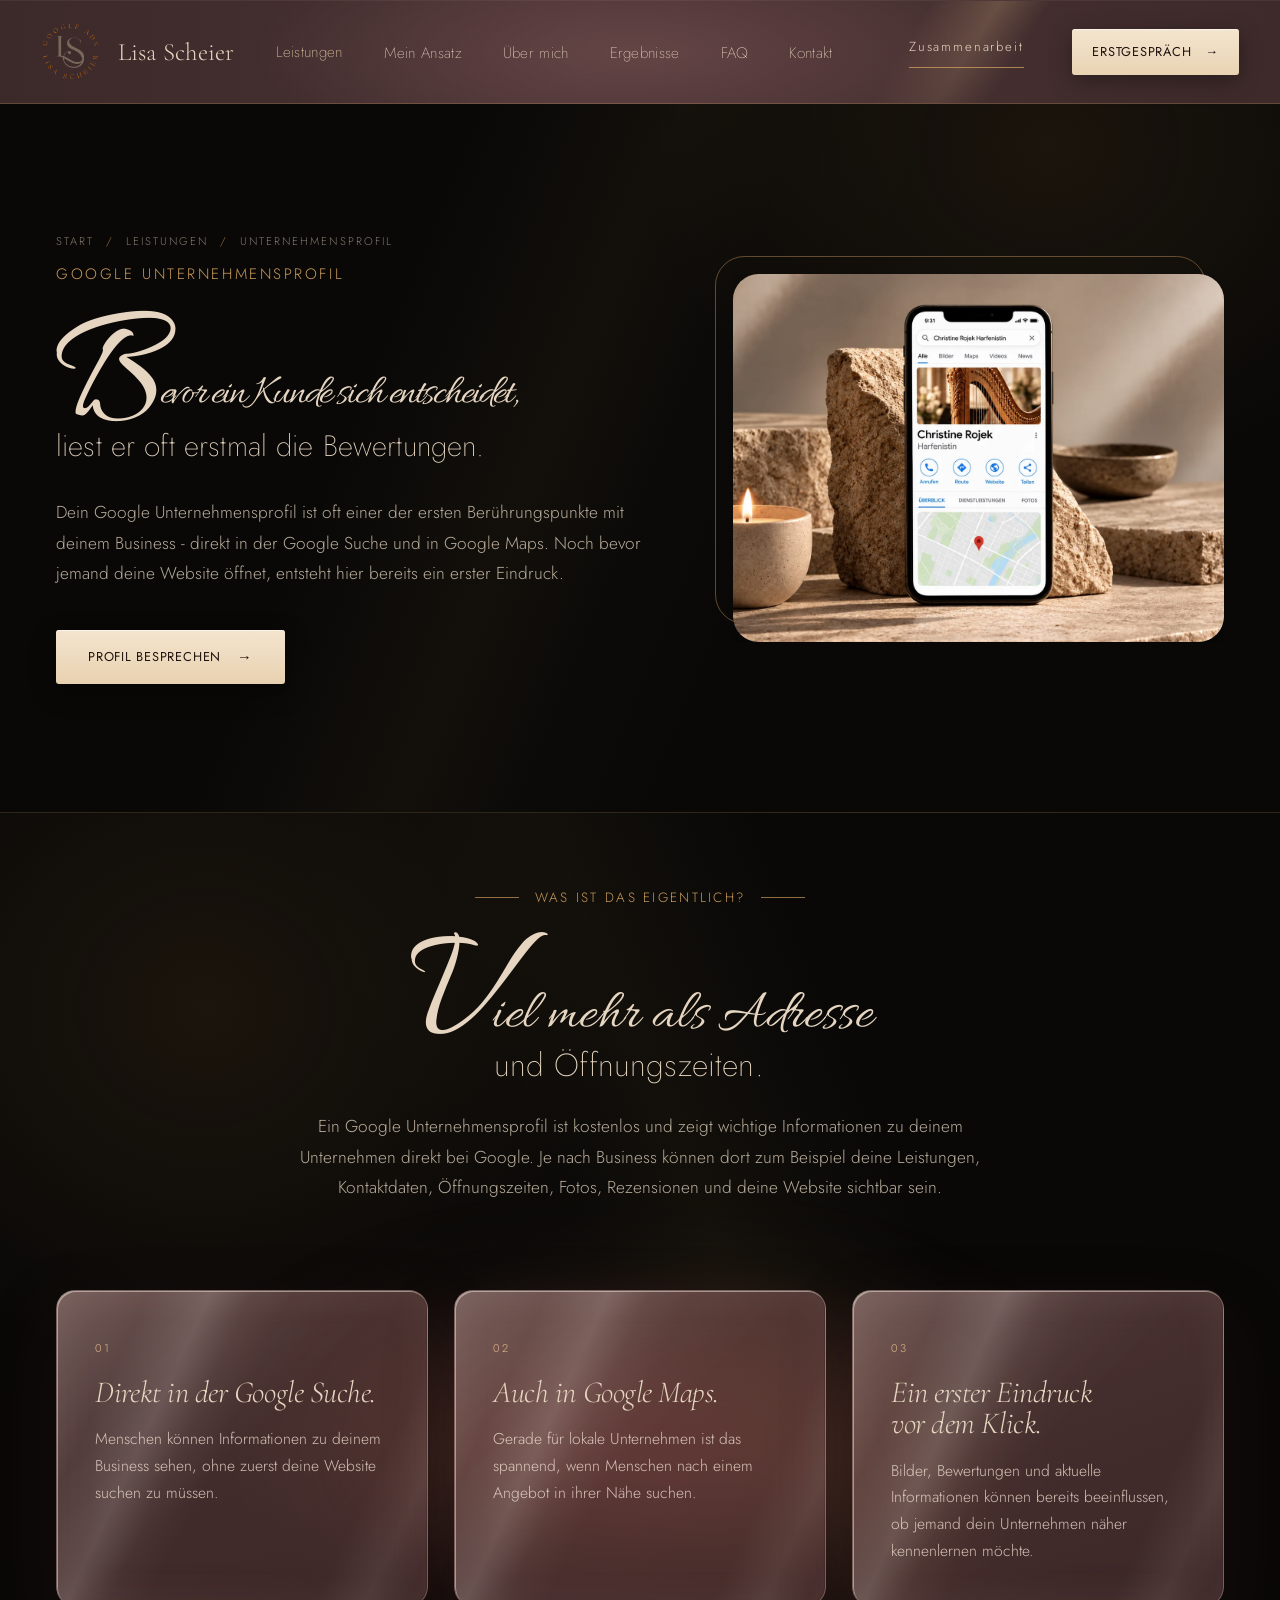
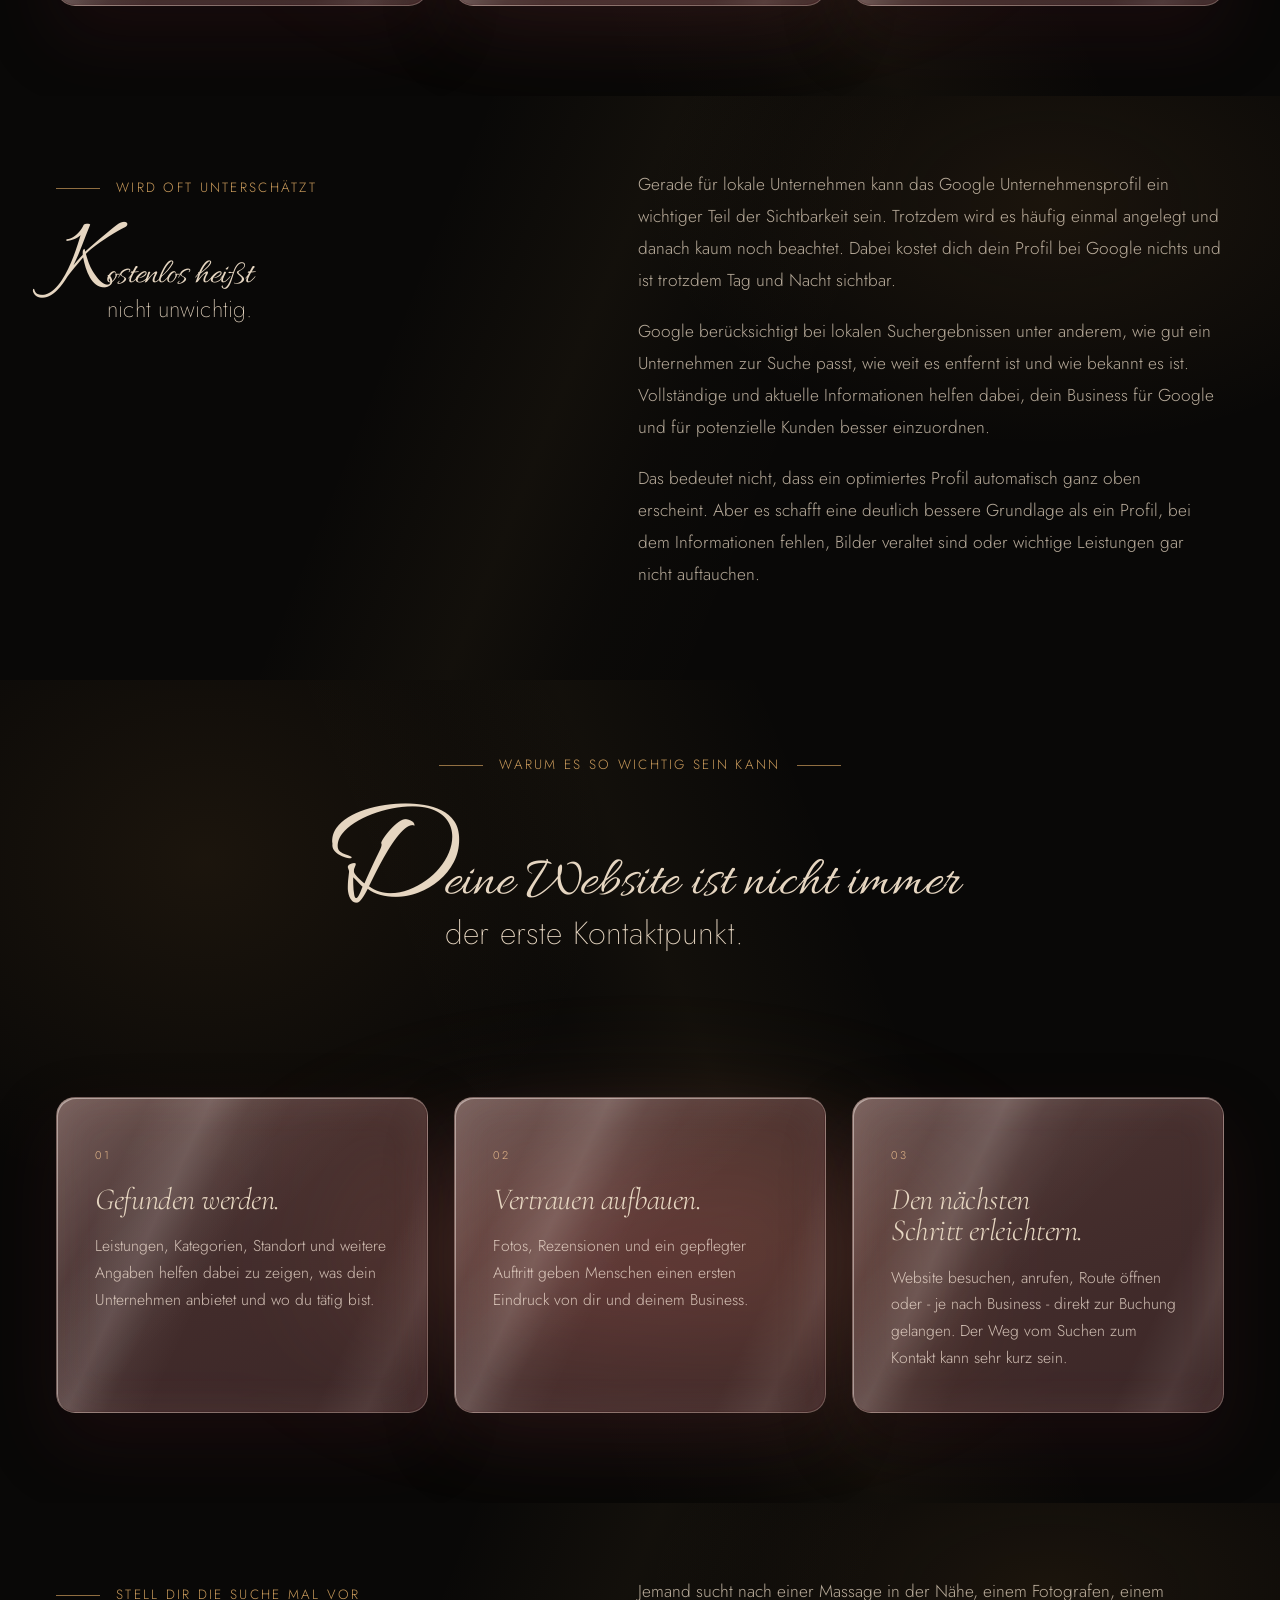
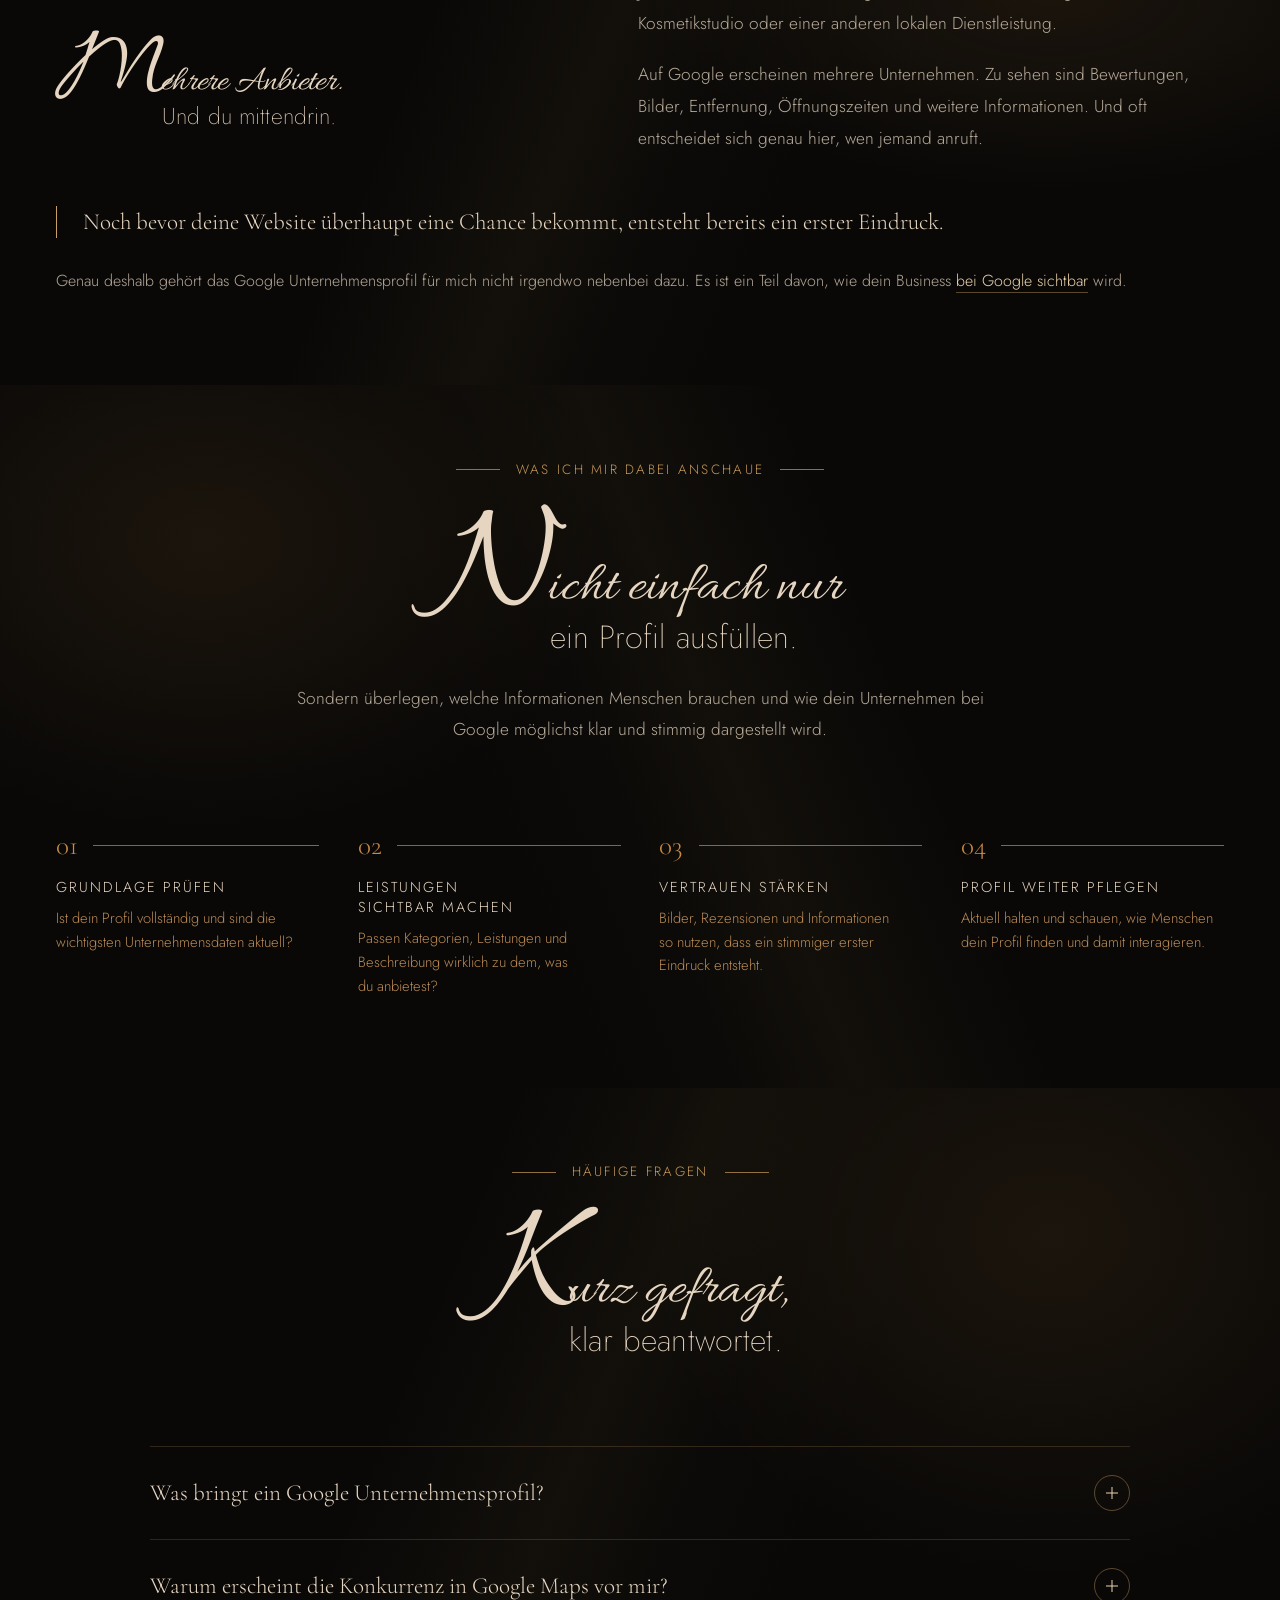
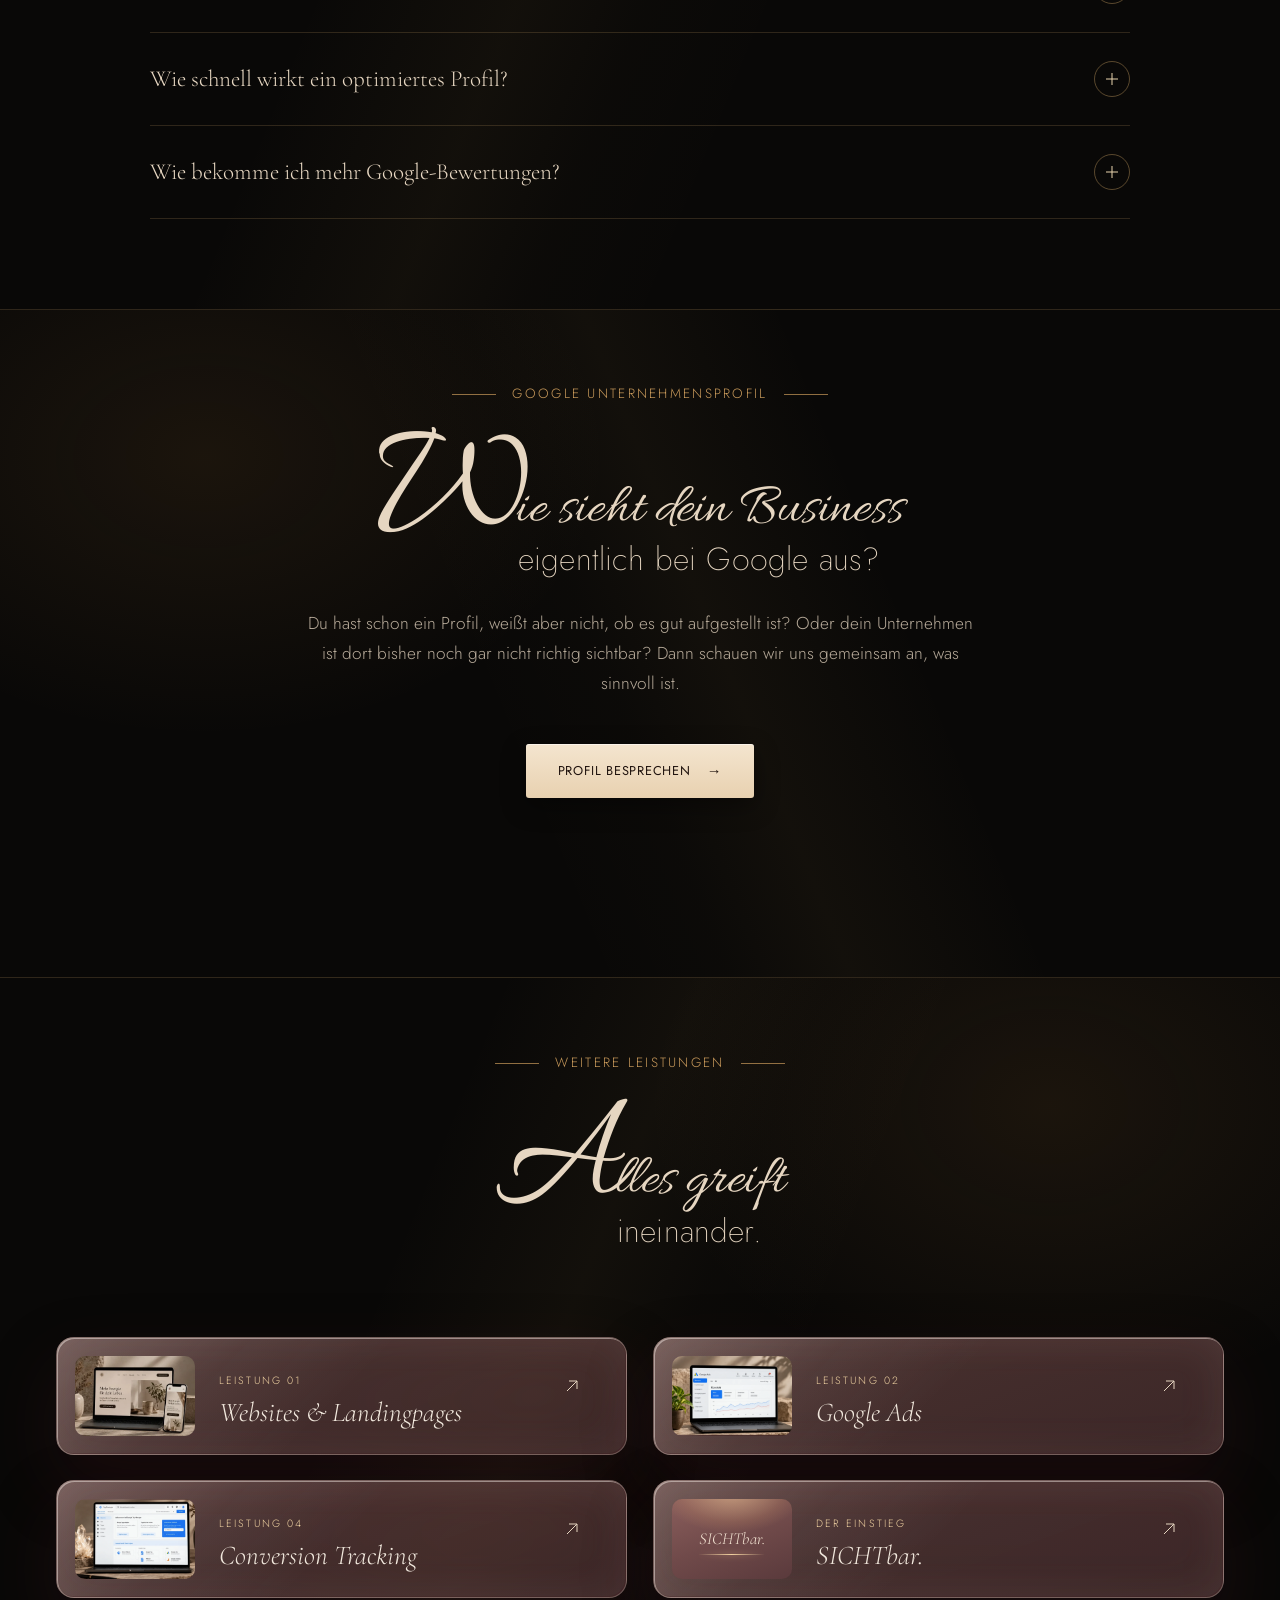
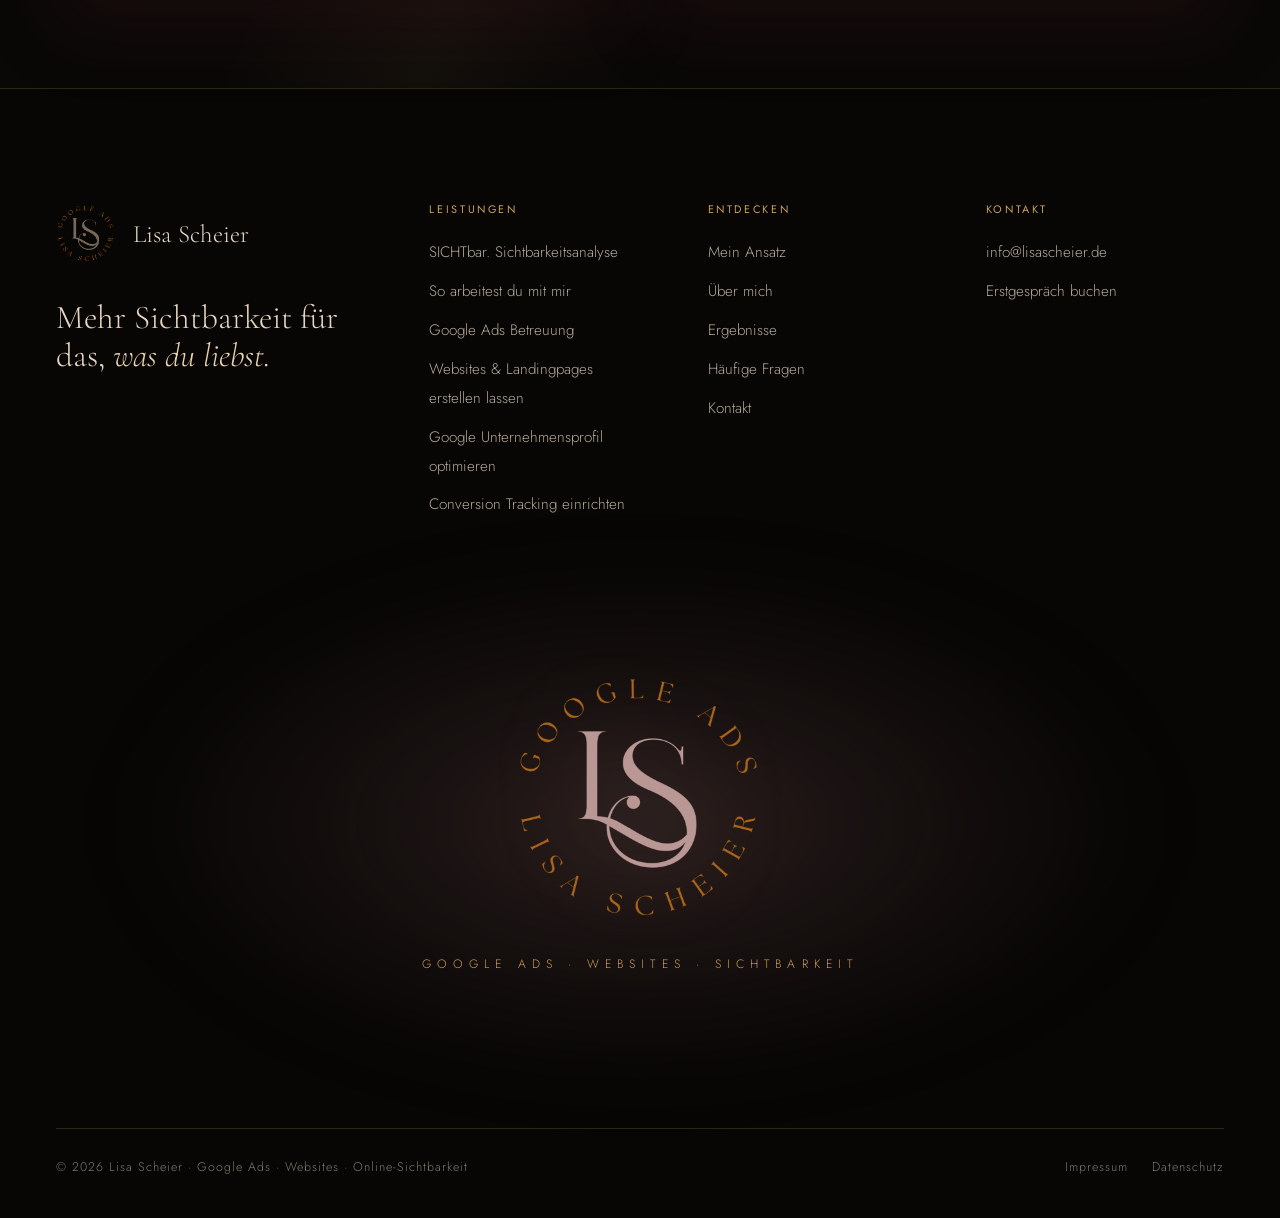
<file: google-unternehmensprofil.html>
<!DOCTYPE html>
<html lang="de">
<head>
<meta charset="utf-8">
<meta name="viewport" content="width=device-width,initial-scale=1,viewport-fit=cover">
<title>Google Unternehmensprofil optimieren | Lisa Scheier</title>
<meta name="description" content="Dein Google Unternehmensprofil ist oft der erste Eindruck in Suche und Maps. Ich optimiere und pflege es, damit Menschen dir vertrauen.">
<link rel="canonical" href="https://lisascheier.de/google-unternehmensprofil.html">
<meta name="theme-color" content="#0b0908">
<meta property="og:type" content="website">
<meta property="og:locale" content="de_DE">
<meta property="og:site_name" content="Lisa Scheier">
<meta property="og:title" content="Google Unternehmensprofil optimieren | Lisa Scheier">
<meta property="og:description" content="Dein Google Unternehmensprofil ist oft der erste Eindruck in Suche und Maps. Ich optimiere und pflege es, damit Menschen dir vertrauen.">
<meta property="og:url" content="https://lisascheier.de/google-unternehmensprofil.html">
<meta property="og:image" content="https://lisascheier.de/assets/img/vorschau-social.jpg">
<meta property="og:image:width" content="1200">
<meta property="og:image:height" content="630">
<meta name="twitter:card" content="summary_large_image">
<link rel="icon" href="assets/img/logo.png" type="image/png">
<link rel="preload" href="assets/fonts/cormorant-garamond-v21-latin-300.woff2" as="font" type="font/woff2" crossorigin>
<link rel="preload" href="assets/fonts/jost-v20-latin-300.woff2" as="font" type="font/woff2" crossorigin>
<link rel="preload" href="assets/fonts/allura.woff2" as="font" type="font/woff2" crossorigin>

<link rel="stylesheet" href="assets/css/site.css?v=1793032970">
<link rel="stylesheet" href="assets/css/variante-a.css?v=1793032971">
<link rel="stylesheet" href="assets/css/variante-a-schwarz.css?v=1793032971">
<script type="application/ld+json">{"@context": "https://schema.org", "@type": "Service", "name": "Google Unternehmensprofil Optimierung", "provider": {"@type": "Person", "name": "Lisa Scheier"}, "areaServed": ["DE", "AT", "CH"], "url": "https://lisascheier.de/google-unternehmensprofil.html"}</script>
</head>
<body>
<a class="skip" href="#main">Zum Inhalt springen</a>
<header class="header">
  <div class="wrap header__inner">
    <a class="brand" href="index.html" aria-label="Lisa Scheier - Startseite">
      <img src="assets/img/logo.png" alt="" width="46" height="46"><span>Lisa Scheier</span>
    </a>
    <nav class="nav" aria-label="Hauptnavigation">
      <ul class="nav__list">
        <li class="has-drop">
          <button class="nav__link is-active" aria-expanded="false" aria-haspopup="true">Leistungen</button>
          <div class="drop"><a href="index.html#leistungen"><small>01</small><strong>Alle Leistungen</strong><span>Websites, Google Ads, Profil &amp; Tracking</span></a><a href="websites-landingpages.html"><small>02</small><strong>Websites &amp; Landingpages</strong><span>Damit nach dem Klick nicht Schluss ist.</span></a><a href="google-ads.html"><small>03</small><strong>Google Ads</strong><span>Sichtbar, wenn bereits gesucht wird.</span></a><a href="sichtbar.html"><small>04</small><strong>SICHTbar.</strong><span>Deine persönliche Sichtbarkeitsanalyse</span></a><a href="google-unternehmensprofil.html" aria-current="page"><small>05</small><strong>Google Unternehmensprofil</strong><span>Der erste Eindruck in Suche und Maps.</span></a><a href="conversion-tracking.html"><small>06</small><strong>Conversion Tracking</strong><span>Sehen, was wirklich wirkt.</span></a><a href="zusammenarbeit.html"><small>07</small><strong>So arbeitest du mit mir</strong><span>SICHTbar., Einzelleistungen &amp; Pakete</span></a></div>
        </li>
        <li><a class="nav__link" href="index.html#ansatz">Mein Ansatz</a></li>
        <li><a class="nav__link" href="index.html#ueber-mich">Über mich</a></li>
        <li><a class="nav__link" href="index.html#ergebnisse">Ergebnisse</a></li>
        <li><a class="nav__link" href="index.html#faq">FAQ</a></li>
        <li><a class="nav__link" href="index.html#kontakt">Kontakt</a></li>
      </ul>
    </nav>
    <div class="header__actions">
      <a class="header__more" href="zusammenarbeit.html">Zusammenarbeit</a>
      <a class="header__cta" href="erstgespraech.html">Erstgespräch <span aria-hidden="true">→</span></a>
      <button class="burger" aria-label="Menü öffnen" aria-expanded="false" aria-controls="mobile-menu"><span></span><span></span></button>
    </div>
  </div>
</header>
<div class="mobile" id="mobile-menu" aria-hidden="true">
  <nav aria-label="Mobile Navigation">
    <a href="index.html#leistungen">Leistungen <small>01</small></a>
    <div class="mobile__sub"><a href="websites-landingpages.html">Websites &amp; Landingpages</a><a href="google-ads.html">Google Ads</a><a href="sichtbar.html">SICHTbar. Sichtbarkeitsanalyse</a><a href="google-unternehmensprofil.html">Google Unternehmensprofil</a><a href="conversion-tracking.html">Conversion Tracking</a><a href="zusammenarbeit.html">So arbeitest du mit mir</a></div>
    <a href="index.html#ansatz">Mein Ansatz <small>02</small></a>
    <a href="index.html#ueber-mich">Über mich <small>03</small></a>
    <a href="index.html#ergebnisse">Ergebnisse <small>04</small></a>
    <a href="index.html#faq">FAQ <small>05</small></a>
    <a href="index.html#kontakt">Kontakt <small>06</small></a>
    <a class="btn" href="erstgespraech.html">Erstgespräch buchen <span class="arr" aria-hidden="true">→</span></a>
  </nav>
  <div class="mobile__meta">
    <a href="mailto:info@lisascheier.de">info@lisascheier.de</a>
  </div>
</div>
<main id="main">
<section class="page-hero">
  <div class="wrap page-hero__grid">
    <div>
      <ol class="crumbs reveal"><li><a href="index.html">Start</a></li><li><a href="index.html#leistungen">Leistungen</a></li><li>Unternehmensprofil</li></ol>
      <span class="kicker reveal">Google Unternehmensprofil</span>
      <h1 class="hero__title hero__title--sub reveal" data-d="1" aria-label="Bevor ein Kunde sich entscheidet, liest er oft erstmal die Bewertungen."><span class="hero__script" aria-hidden="true"><span class="hero__s">B</span><span class="hero__chade">evor ein Kunde sich entscheidet,</span></span> <span class="hero__rest" aria-hidden="true">liest er oft erstmal die Bewertungen.</span></h1>
      <p class="lead reveal" data-d="2">Dein Google Unternehmensprofil ist oft einer der ersten Berührungspunkte mit deinem Business - direkt in der Google Suche und in Google Maps. Noch bevor jemand deine Website öffnet, entsteht hier bereits ein erster Eindruck.</p>
      <div class="btns reveal" data-d="3"><a class="btn" href="index.html#kontakt">Profil besprechen <span class="arr" aria-hidden="true">→</span></a></div>
    </div>
    <div class="page-hero__img reveal-img"><img src="assets/img/leistung-unternehmensprofil.webp?v=1793032970" alt="Google Unternehmensprofil auf einem Smartphone" width="758" height="504"></div>
  </div>
</section>

<section class="section section--line">
  <div class="wrap">
    <div class="head center">
      <span class="kicker reveal">Was ist das eigentlich?</span>
      <h2 class="stitle reveal" data-d="1" aria-label="Viel mehr als Adresse und Öffnungszeiten."><span class="stitle__script" aria-hidden="true"><span class="stitle__big">V</span><span class="stitle__word">iel mehr als Adresse</span></span> <span class="stitle__rest" aria-hidden="true">und Öffnungszeiten.</span></h2>
      <p class="lead reveal" data-d="2">Ein Google Unternehmensprofil ist kostenlos und zeigt wichtige Informationen zu deinem Unternehmen direkt bei Google. Je nach Business können dort zum Beispiel deine Leistungen, Kontaktdaten, Öffnungszeiten, Fotos, Rezensionen und deine Website sichtbar sein.</p>
    </div>
    <div class="cards">
      <article class="card reveal"><span class="n">01</span><h3>Direkt in der Google Suche.</h3><p>Menschen können Informationen zu deinem Business sehen, ohne zuerst deine Website suchen zu müssen.</p></article>
      <article class="card reveal" data-d="1"><span class="n">02</span><h3>Auch in Google Maps.</h3><p>Gerade für lokale Unternehmen ist das spannend, wenn Menschen nach einem Angebot in ihrer Nähe suchen.</p></article>
      <article class="card reveal" data-d="2"><span class="n">03</span><h3>Ein erster Eindruck vor dem Klick.</h3><p>Bilder, Bewertungen und aktuelle Informationen können bereits beeinflussen, ob jemand dein Unternehmen näher kennenlernen möchte.</p></article>
    </div>
  </div>
</section>

<section class="section section--tint">
  <div class="wrap split">
    <div>
      <span class="kicker reveal">Wird oft unterschätzt</span>
      <h2 class="stitle reveal" data-d="1" aria-label="Kostenlos heißt nicht unwichtig."><span class="stitle__script" aria-hidden="true"><span class="stitle__big">K</span><span class="stitle__word">ostenlos heißt</span></span> <span class="stitle__rest" aria-hidden="true">nicht unwichtig.</span></h2>
    </div>
    <div class="prose reveal" data-d="2">
      <p>Gerade für lokale Unternehmen kann das Google Unternehmensprofil ein wichtiger Teil der Sichtbarkeit sein. Trotzdem wird es häufig einmal angelegt und danach kaum noch beachtet. Dabei kostet dich dein Profil bei Google nichts und ist trotzdem Tag und Nacht sichtbar.</p>
      <p>Google berücksichtigt bei lokalen Suchergebnissen unter anderem, wie gut ein Unternehmen zur Suche passt, wie weit es entfernt ist und wie bekannt es ist. Vollständige und aktuelle Informationen helfen dabei, dein Business für Google und für potenzielle Kunden besser einzuordnen.</p>
      <p>Das bedeutet nicht, dass ein optimiertes Profil automatisch ganz oben erscheint. Aber es schafft eine deutlich bessere Grundlage als ein Profil, bei dem Informationen fehlen, Bilder veraltet sind oder wichtige Leistungen gar nicht auftauchen.</p>
    </div>
  </div>
</section>

<section class="section">
  <div class="wrap">
    <div class="head center">
      <span class="kicker reveal">Warum es so wichtig sein kann</span>
      <h2 class="stitle reveal" data-d="1" aria-label="Deine Website ist nicht immer der erste Kontaktpunkt."><span class="stitle__script" aria-hidden="true"><span class="stitle__big">D</span><span class="stitle__word">eine Website ist nicht immer</span></span> <span class="stitle__rest" aria-hidden="true">der erste Kontaktpunkt.</span></h2>
      <p class="lead reveal" data-d="2">Manchmal entscheidet dein Google Profil schon vorher, ob jemand überhaupt weiterklickt.</p>
    </div>
    <div class="cards">
      <article class="card reveal"><span class="n">01</span><h3>Gefunden werden.</h3><p>Leistungen, Kategorien, Standort und weitere Angaben helfen dabei zu zeigen, was dein Unternehmen anbietet und wo du tätig bist.</p></article>
      <article class="card reveal" data-d="1"><span class="n">02</span><h3>Vertrauen aufbauen.</h3><p>Fotos, Rezensionen und ein gepflegter Auftritt geben Menschen einen ersten Eindruck von dir und deinem Business.</p></article>
      <article class="card reveal" data-d="2"><span class="n">03</span><h3>Den nächsten Schritt erleichtern.</h3><p>Website besuchen, anrufen, Route öffnen oder - je nach Business - direkt zur Buchung gelangen. Der Weg vom Suchen zum Kontakt kann sehr kurz sein.</p></article>
    </div>
  </div>
</section>

<section class="section section--tint">
  <div class="wrap split">
    <div>
      <span class="kicker reveal">Stell dir die Suche mal vor</span>
      <h2 class="stitle reveal" data-d="1" aria-label="Mehrere Anbieter. Und du mittendrin."><span class="stitle__script" aria-hidden="true"><span class="stitle__big">M</span><span class="stitle__word">ehrere Anbieter.</span></span> <span class="stitle__rest" aria-hidden="true">Und du mittendrin.</span></h2>
    </div>
    <div class="prose reveal" data-d="2">
      <p>Jemand sucht nach einer Massage in der Nähe, einem Fotografen, einem Kosmetikstudio oder einer anderen lokalen Dienstleistung.</p>
      <p>Auf Google erscheinen mehrere Unternehmen. Zu sehen sind Bewertungen, Bilder, Entfernung, Öffnungszeiten und weitere Informationen. Und oft entscheidet sich genau hier, wen jemand anruft.</p>
    </div>
  </div>
  <div class="wrap">
    <p class="pull pull--wide reveal">Noch bevor deine Website überhaupt eine Chance bekommt, entsteht bereits ein erster Eindruck.</p>
    <p class="prose-wide reveal">Genau deshalb gehört das Google Unternehmensprofil für mich nicht irgendwo nebenbei dazu. Es ist ein Teil davon, wie dein Business <a class="textlink" href="sichtbar.html">bei Google sichtbar</a> wird.</p>
  </div>
</section>

<section class="section">
  <div class="wrap">
    <div class="head center">
      <span class="kicker reveal">Was ich mir dabei anschaue</span>
      <h2 class="stitle reveal" data-d="1" aria-label="Nicht einfach nur ein Profil ausfüllen."><span class="stitle__script" aria-hidden="true"><span class="stitle__big">N</span><span class="stitle__word">icht einfach nur</span></span> <span class="stitle__rest" aria-hidden="true">ein Profil ausfüllen.</span></h2>
      <p class="lead reveal" data-d="2">Sondern überlegen, welche Informationen Menschen brauchen und wie dein Unternehmen bei Google möglichst klar und stimmig dargestellt wird.</p>
    </div>
    <ol class="steps">
      <li><span class="n">01</span><h3>Grundlage prüfen</h3><p>Ist dein Profil vollständig und sind die wichtigsten Unternehmensdaten aktuell?</p></li>
      <li><span class="n">02</span><h3>Leistungen sichtbar machen</h3><p>Passen Kategorien, Leistungen und Beschreibung wirklich zu dem, was du anbietest?</p></li>
      <li><span class="n">03</span><h3>Vertrauen stärken</h3><p>Bilder, Rezensionen und Informationen so nutzen, dass ein stimmiger erster Eindruck entsteht.</p></li>
      <li><span class="n">04</span><h3>Profil weiter pflegen</h3><p>Aktuell halten und schauen, wie Menschen dein Profil finden und damit interagieren.</p></li>
    </ol>
  </div>
</section>
<section class="section faq faq--page" id="fragen">
  <div class="wrap">
    <div class="head center">
      <span class="kicker reveal">Häufige Fragen</span>
      <h2 class="stitle reveal" data-d="1" aria-label="Kurz gefragt, klar beantwortet."><span class="stitle__script" aria-hidden="true"><span class="stitle__big">K</span><span class="stitle__word">urz gefragt,</span></span> <span class="stitle__rest" aria-hidden="true">klar beantwortet.</span></h2>
    </div>
    <div class="faq__list faq__list--center">
        <details><summary><h3 class="faq__q">Was bringt ein Google Unternehmensprofil?</h3><i aria-hidden="true"></i></summary><div class="faq__answer"><p>Es zeigt dein Business direkt in der Google-Suche und in Google Maps, mit Bewertungen, Fotos, Öffnungszeiten und Anfahrt. Für viele Kunden ist das der erste Eindruck, noch bevor sie deine Website sehen. Und es kostet dich nichts.</p></div></details>
        <details><summary><h3 class="faq__q">Warum erscheint die Konkurrenz in Google Maps vor mir?</h3><i aria-hidden="true"></i></summary><div class="faq__answer"><p>Google achtet bei lokalen Suchen vor allem auf drei Dinge: wie gut ein Profil zur Suche passt, wie nah das Unternehmen ist und wie bekannt es ist. Unpassende Kategorien, fehlende Leistungen und wenige Bewertungen kosten Plätze. Wer konkret vor dir steht und warum, schaue ich mir in <a class="textlink" href="sichtbar.html">SICHTbar.</a> an.</p></div></details>
        <details><summary><h3 class="faq__q">Wie schnell wirkt ein optimiertes Profil?</h3><i aria-hidden="true"></i></summary><div class="faq__answer"><p>Korrigierte Angaben sind in der Regel bald sichtbar, bessere Platzierungen brauchen dagegen Zeit und lassen sich nicht garantieren. Ein vollständiges, gepflegtes Profil ist aber eine deutlich bessere Grundlage als eines, das einmal angelegt und dann vergessen wurde.</p></div></details>
        <details><summary><h3 class="faq__q">Wie bekomme ich mehr Google-Bewertungen?</h3><i aria-hidden="true"></i></summary><div class="faq__answer"><p>Indem du aktiv fragst: direkt nach einem guten Termin und mit einem direkten Bewertungslink. Die meisten zufriedenen Kunden bewerten nicht, weil sie nicht daran denken, und nicht, weil sie nicht wollen. Gekaufte oder geschönte Bewertungen sind tabu, Google entfernt sie und kann dein Profil einschränken.</p></div></details>
    </div>
  </div>
</section>
<script type="application/ld+json">{"@context": "https://schema.org", "@type": "FAQPage", "mainEntity": [{"@type": "Question", "name": "Was bringt ein Google Unternehmensprofil?", "acceptedAnswer": {"@type": "Answer", "text": "Es zeigt dein Business direkt in der Google-Suche und in Google Maps, mit Bewertungen, Fotos, Öffnungszeiten und Anfahrt. Für viele Kunden ist das der erste Eindruck, noch bevor sie deine Website sehen. Und es kostet dich nichts."}}, {"@type": "Question", "name": "Warum erscheint die Konkurrenz in Google Maps vor mir?", "acceptedAnswer": {"@type": "Answer", "text": "Google achtet bei lokalen Suchen vor allem auf drei Dinge: wie gut ein Profil zur Suche passt, wie nah das Unternehmen ist und wie bekannt es ist. Unpassende Kategorien, fehlende Leistungen und wenige Bewertungen kosten Plätze. Wer konkret vor dir steht und warum, schaue ich mir in SICHTbar. an."}}, {"@type": "Question", "name": "Wie schnell wirkt ein optimiertes Profil?", "acceptedAnswer": {"@type": "Answer", "text": "Korrigierte Angaben sind in der Regel bald sichtbar, bessere Platzierungen brauchen dagegen Zeit und lassen sich nicht garantieren. Ein vollständiges, gepflegtes Profil ist aber eine deutlich bessere Grundlage als eines, das einmal angelegt und dann vergessen wurde."}}, {"@type": "Question", "name": "Wie bekomme ich mehr Google-Bewertungen?", "acceptedAnswer": {"@type": "Answer", "text": "Indem du aktiv fragst: direkt nach einem guten Termin und mit einem direkten Bewertungslink. Die meisten zufriedenen Kunden bewerten nicht, weil sie nicht daran denken, und nicht, weil sie nicht wollen. Gekaufte oder geschönte Bewertungen sind tabu, Google entfernt sie und kann dein Profil einschränken."}}]}</script>
<section class="cta" id="kontakt-cta">
  <div class="wrap center">
    <span class="kicker reveal">Google Unternehmensprofil</span>
    <h2 class="stitle reveal" data-d="1" aria-label="Wie sieht dein Business eigentlich bei Google aus?"><span class="stitle__script" aria-hidden="true"><span class="stitle__big">W</span><span class="stitle__word">ie sieht dein Business</span></span> <span class="stitle__rest" aria-hidden="true">eigentlich bei Google aus?</span></h2>
    <p class="lead reveal" data-d="2">Du hast schon ein Profil, weißt aber nicht, ob es gut aufgestellt ist? Oder dein Unternehmen ist dort bisher noch gar nicht richtig sichtbar? Dann schauen wir uns gemeinsam an, was sinnvoll ist.</p>
    <div class="btns reveal" data-d="3"><a class="btn" href="index.html#kontakt">Profil besprechen <span class="arr" aria-hidden="true">→</span></a></div>
  </div>
</section>
<section class="section section--line">
  <div class="wrap">
    <div class="head center"><span class="kicker reveal">Weitere Leistungen</span><h2 class="stitle reveal" data-d="1" aria-label="Alles greift ineinander."><span class="stitle__script" aria-hidden="true"><span class="stitle__big">A</span><span class="stitle__word">lles greift</span></span> <span class="stitle__rest" aria-hidden="true">ineinander.</span></h2></div>
    <div class="more"><a href="websites-landingpages.html" class="reveal"><img src="assets/img/leistung-websites.webp?v=1793032970" alt="" loading="lazy" width="120" height="80"><div><small>Leistung 01</small><strong>Websites &amp; Landingpages</strong></div><span class="service__arrow"><svg width="16" height="16" viewBox="0 0 16 16" aria-hidden="true"><path d="M3 13L13 3M5 3h8v8" fill="none" stroke="currentColor"/></svg></span></a><a href="google-ads.html" class="reveal"><img src="assets/img/leistung-google-ads.webp?v=1793032970" alt="" loading="lazy" width="120" height="80"><div><small>Leistung 02</small><strong>Google Ads</strong></div><span class="service__arrow"><svg width="16" height="16" viewBox="0 0 16 16" aria-hidden="true"><path d="M3 13L13 3M5 3h8v8" fill="none" stroke="currentColor"/></svg></span></a><a href="conversion-tracking.html" class="reveal"><img src="assets/img/leistung-tracking.webp?v=1793032970" alt="" loading="lazy" width="120" height="80"><div><small>Leistung 04</small><strong>Conversion Tracking</strong></div><span class="service__arrow"><svg width="16" height="16" viewBox="0 0 16 16" aria-hidden="true"><path d="M3 13L13 3M5 3h8v8" fill="none" stroke="currentColor"/></svg></span></a><a href="sichtbar.html" class="reveal"><span class="more__thumb" aria-hidden="true">SICHTbar.</span><div><small>Der Einstieg</small><strong>SICHTbar.</strong></div><span class="service__arrow"><svg width="16" height="16" viewBox="0 0 16 16" aria-hidden="true"><path d="M3 13L13 3M5 3h8v8" fill="none" stroke="currentColor"/></svg></span></a></div>
  </div>
</section>
</main>
<footer class="footer">
  <div class="wrap">
    <div class="footer__top">
      <div>
        <a class="brand" href="index.html"><img src="assets/img/logo.png" alt="" width="46" height="46"><span>Lisa Scheier</span></a>
        <p class="footer__claim">Mehr Sichtbarkeit für das, <em>was du liebst.</em></p>
      </div>
      <div>
        <h4>Leistungen</h4>
        <ul>
          <li><a href="sichtbar.html">SICHTbar. Sichtbarkeitsanalyse</a></li>
          <li><a href="zusammenarbeit.html">So arbeitest du mit mir</a></li>
          <li><a href="google-ads.html">Google Ads Betreuung</a></li>
          <li><a href="websites-landingpages.html">Websites &amp; Landingpages erstellen lassen</a></li>
          <li><a href="google-unternehmensprofil.html">Google Unternehmensprofil optimieren</a></li>
          <li><a href="conversion-tracking.html">Conversion Tracking einrichten</a></li>
        </ul>
      </div>
      <div>
        <h4>Entdecken</h4>
        <ul>
          <li><a href="index.html#ansatz">Mein Ansatz</a></li>
          <li><a href="index.html#ueber-mich">Über mich</a></li>
          <li><a href="index.html#ergebnisse">Ergebnisse</a></li>
          <li><a href="index.html#faq">Häufige Fragen</a></li>
          <li><a href="index.html#kontakt">Kontakt</a></li>
        </ul>
      </div>
      <div>
        <h4>Kontakt</h4>
        <ul>
          <li><a href="mailto:info@lisascheier.de">info@lisascheier.de</a></li>
          <li><a href="erstgespraech.html">Erstgespräch buchen</a></li>
        </ul>
      </div>
    </div>
    <div class="footer__brandmark" aria-hidden="true"><img class="footer__logo" src="assets/img/logo-footer.png" alt="" width="400" height="400" loading="lazy"><span class="footer__tag">Google Ads · Websites · Sichtbarkeit</span></div>
    <div class="footer__bottom">
      <span>© <span data-year>2026</span> Lisa Scheier · Google Ads · Websites · Online-Sichtbarkeit</span>
      <nav aria-label="Rechtliches">
        <a href="impressum.html">Impressum</a>
        <a href="datenschutz.html">Datenschutz</a>
      </nav>
    </div>
  </div>
</footer>
<script src="assets/js/site.js?v=1793032970" defer></script>
</body>
</html>
</file>
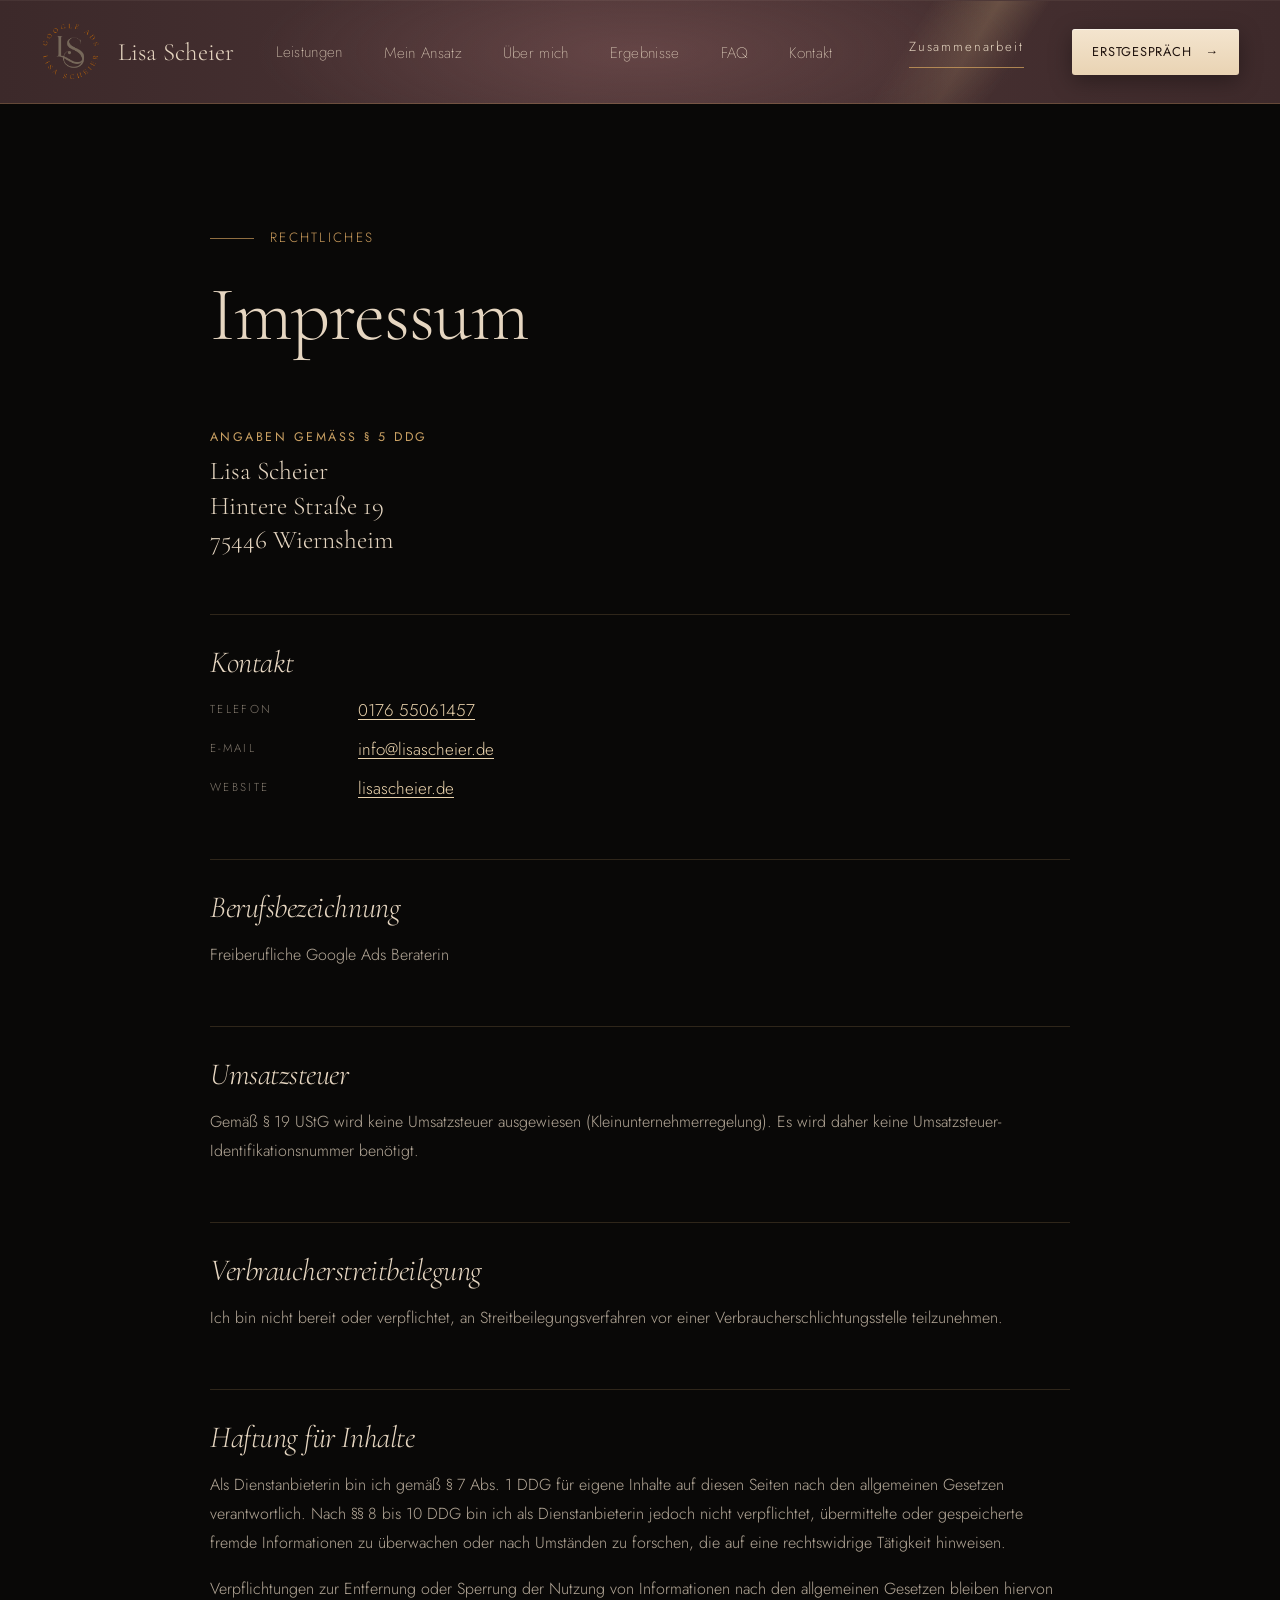
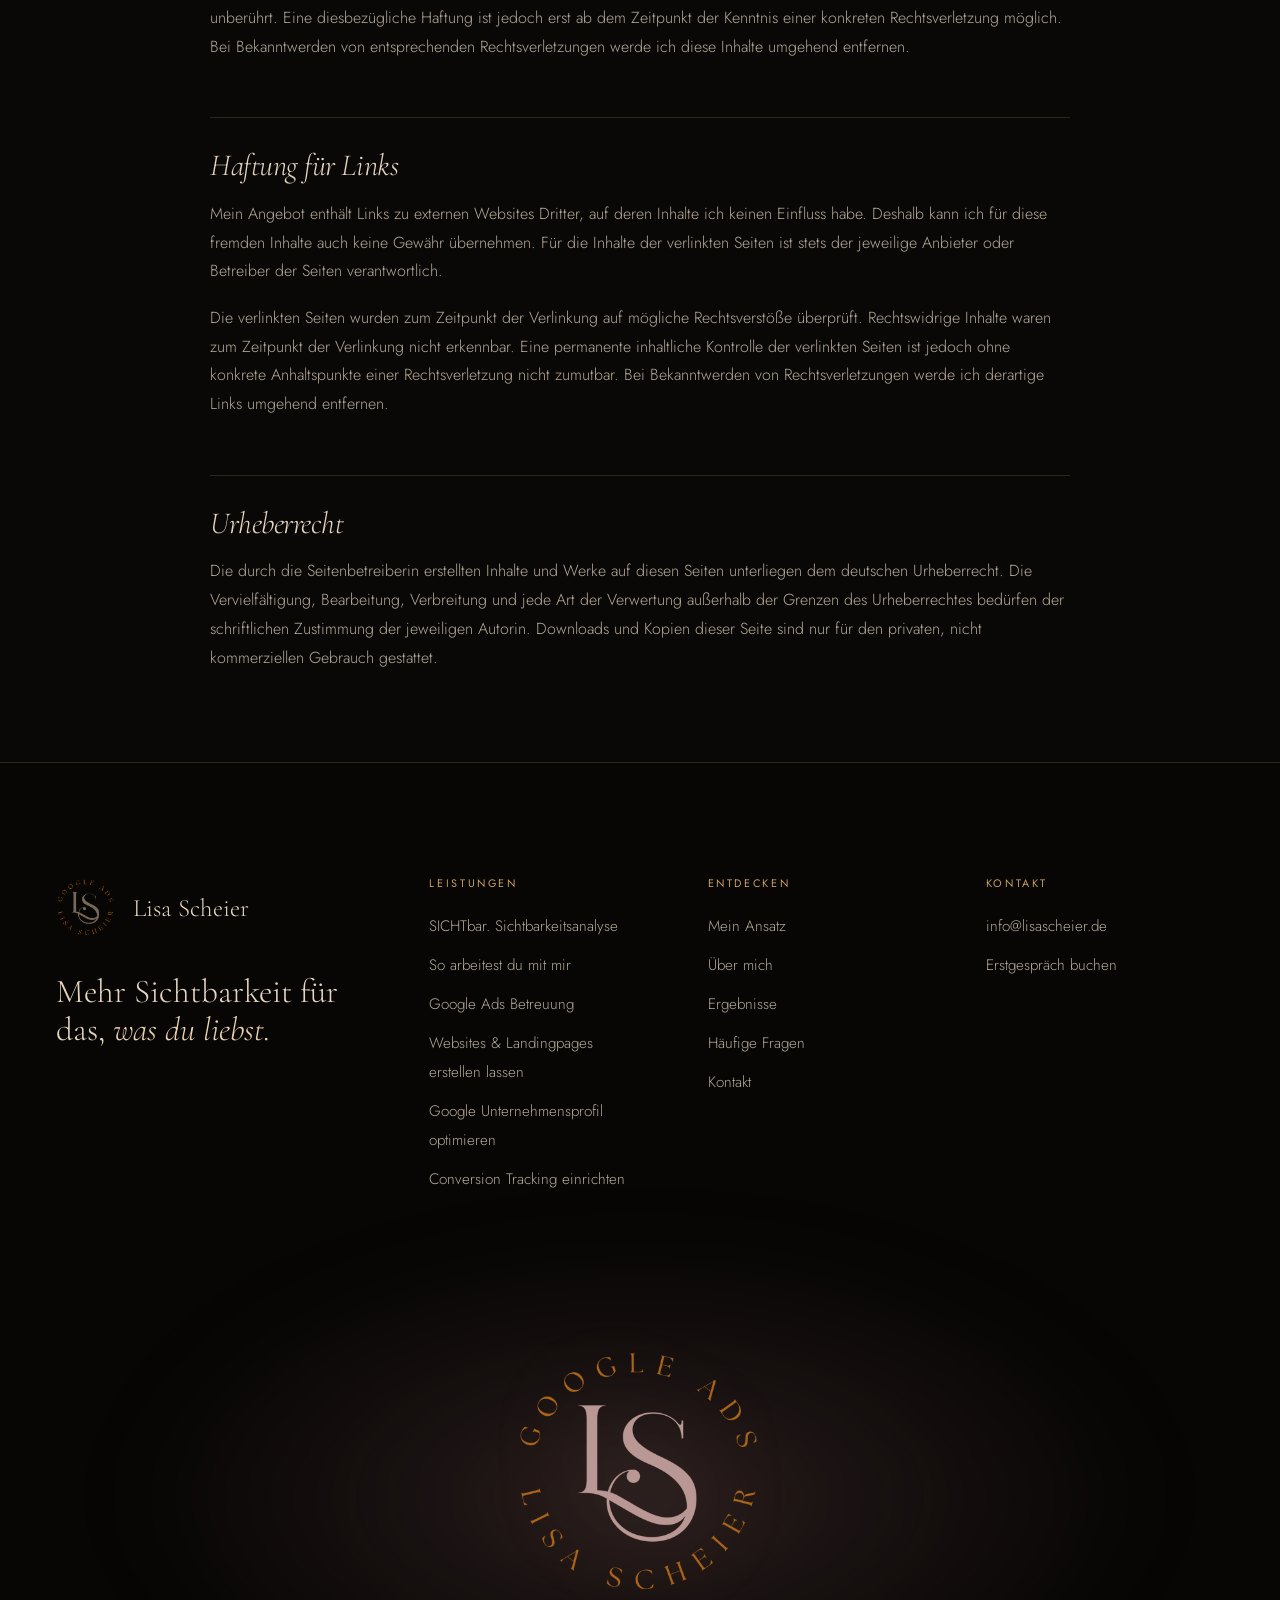
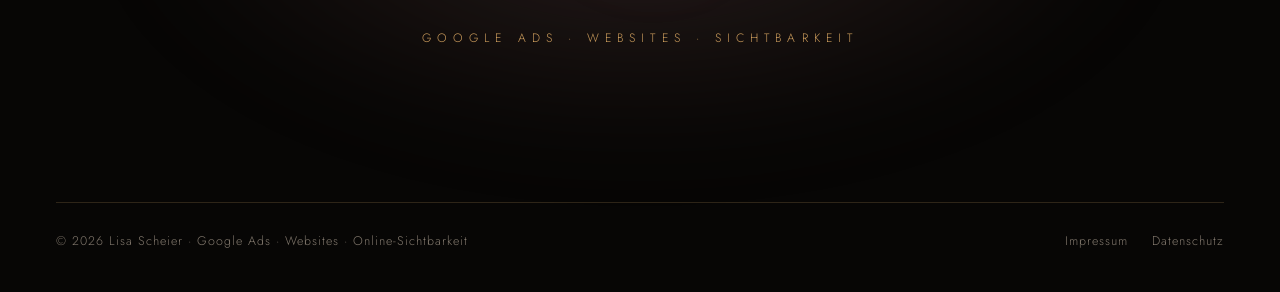
<file: impressum.html>
<!DOCTYPE html>
<html lang="de">
<head>
<meta charset="utf-8">
<meta name="viewport" content="width=device-width,initial-scale=1,viewport-fit=cover">
<title>Impressum - Lisa Scheier</title>
<meta name="description" content="Impressum von Lisa Scheier, freiberufliche Google Ads Beraterin.">
<link rel="canonical" href="https://lisascheier.de/impressum.html">
<meta name="theme-color" content="#0b0908">
<meta property="og:type" content="website">
<meta property="og:locale" content="de_DE">
<meta property="og:site_name" content="Lisa Scheier">
<meta property="og:title" content="Impressum - Lisa Scheier">
<meta property="og:description" content="Impressum von Lisa Scheier, freiberufliche Google Ads Beraterin.">
<meta property="og:url" content="https://lisascheier.de/impressum.html">
<meta property="og:image" content="https://lisascheier.de/assets/img/vorschau-social.jpg">
<meta property="og:image:width" content="1200">
<meta property="og:image:height" content="630">
<meta name="twitter:card" content="summary_large_image">
<link rel="icon" href="assets/img/logo.png" type="image/png">
<link rel="preload" href="assets/fonts/cormorant-garamond-v21-latin-300.woff2" as="font" type="font/woff2" crossorigin>
<link rel="preload" href="assets/fonts/jost-v20-latin-300.woff2" as="font" type="font/woff2" crossorigin>
<link rel="preload" href="assets/fonts/allura.woff2" as="font" type="font/woff2" crossorigin>

<link rel="stylesheet" href="assets/css/site.css?v=1793032970">
<link rel="stylesheet" href="assets/css/variante-a.css?v=1793032971">
<link rel="stylesheet" href="assets/css/variante-a-schwarz.css?v=1793032971">
<meta name="robots" content="noindex,follow">
</head>
<body>
<a class="skip" href="#main">Zum Inhalt springen</a>
<header class="header">
  <div class="wrap header__inner">
    <a class="brand" href="index.html" aria-label="Lisa Scheier - Startseite">
      <img src="assets/img/logo.png" alt="" width="46" height="46"><span>Lisa Scheier</span>
    </a>
    <nav class="nav" aria-label="Hauptnavigation">
      <ul class="nav__list">
        <li class="has-drop">
          <button class="nav__link" aria-expanded="false" aria-haspopup="true">Leistungen</button>
          <div class="drop"><a href="index.html#leistungen"><small>01</small><strong>Alle Leistungen</strong><span>Websites, Google Ads, Profil &amp; Tracking</span></a><a href="websites-landingpages.html"><small>02</small><strong>Websites &amp; Landingpages</strong><span>Damit nach dem Klick nicht Schluss ist.</span></a><a href="google-ads.html"><small>03</small><strong>Google Ads</strong><span>Sichtbar, wenn bereits gesucht wird.</span></a><a href="sichtbar.html"><small>04</small><strong>SICHTbar.</strong><span>Deine persönliche Sichtbarkeitsanalyse</span></a><a href="google-unternehmensprofil.html"><small>05</small><strong>Google Unternehmensprofil</strong><span>Der erste Eindruck in Suche und Maps.</span></a><a href="conversion-tracking.html"><small>06</small><strong>Conversion Tracking</strong><span>Sehen, was wirklich wirkt.</span></a><a href="zusammenarbeit.html"><small>07</small><strong>So arbeitest du mit mir</strong><span>SICHTbar., Einzelleistungen &amp; Pakete</span></a></div>
        </li>
        <li><a class="nav__link" href="index.html#ansatz">Mein Ansatz</a></li>
        <li><a class="nav__link" href="index.html#ueber-mich">Über mich</a></li>
        <li><a class="nav__link" href="index.html#ergebnisse">Ergebnisse</a></li>
        <li><a class="nav__link" href="index.html#faq">FAQ</a></li>
        <li><a class="nav__link" href="index.html#kontakt">Kontakt</a></li>
      </ul>
    </nav>
    <div class="header__actions">
      <a class="header__more" href="zusammenarbeit.html">Zusammenarbeit</a>
      <a class="header__cta" href="erstgespraech.html">Erstgespräch <span aria-hidden="true">→</span></a>
      <button class="burger" aria-label="Menü öffnen" aria-expanded="false" aria-controls="mobile-menu"><span></span><span></span></button>
    </div>
  </div>
</header>
<div class="mobile" id="mobile-menu" aria-hidden="true">
  <nav aria-label="Mobile Navigation">
    <a href="index.html#leistungen">Leistungen <small>01</small></a>
    <div class="mobile__sub"><a href="websites-landingpages.html">Websites &amp; Landingpages</a><a href="google-ads.html">Google Ads</a><a href="sichtbar.html">SICHTbar. Sichtbarkeitsanalyse</a><a href="google-unternehmensprofil.html">Google Unternehmensprofil</a><a href="conversion-tracking.html">Conversion Tracking</a><a href="zusammenarbeit.html">So arbeitest du mit mir</a></div>
    <a href="index.html#ansatz">Mein Ansatz <small>02</small></a>
    <a href="index.html#ueber-mich">Über mich <small>03</small></a>
    <a href="index.html#ergebnisse">Ergebnisse <small>04</small></a>
    <a href="index.html#faq">FAQ <small>05</small></a>
    <a href="index.html#kontakt">Kontakt <small>06</small></a>
    <a class="btn" href="erstgespraech.html">Erstgespräch buchen <span class="arr" aria-hidden="true">→</span></a>
  </nav>
  <div class="mobile__meta">
    <a href="mailto:info@lisascheier.de">info@lisascheier.de</a>
  </div>
</div>
<main id="main" class="legal"><div class="wrap--narrow">
<span class="kicker">Rechtliches</span>
<h1>Impressum</h1>

<h3>Angaben gemäß § 5 DDG</h3>
<address>Lisa Scheier<br>Hintere Straße 19<br>75446 Wiernsheim</address>

<h2>Kontakt</h2>
<dl>
  <dt>Telefon</dt><dd><a href="tel:+4917655061457">0176 55061457</a></dd>
  <dt>E-Mail</dt><dd><a href="mailto:info@lisascheier.de">info@lisascheier.de</a></dd>
  <dt>Website</dt><dd><a href="https://lisascheier.de">lisascheier.de</a></dd>
</dl>

<h2>Berufsbezeichnung</h2>
<p>Freiberufliche Google Ads Beraterin</p>

<h2>Umsatzsteuer</h2>
<p>Gemäß § 19 UStG wird keine Umsatzsteuer ausgewiesen (Kleinunternehmerregelung). Es wird daher keine Umsatzsteuer-Identifikationsnummer benötigt.</p>

<h2>Verbraucherstreitbeilegung</h2>
<p>Ich bin nicht bereit oder verpflichtet, an Streitbeilegungsverfahren vor einer Verbraucherschlichtungsstelle teilzunehmen.</p>

<h2>Haftung für Inhalte</h2>
<p>Als Dienstanbieterin bin ich gemäß § 7 Abs. 1 DDG für eigene Inhalte auf diesen Seiten nach den allgemeinen Gesetzen verantwortlich. Nach §§ 8 bis 10 DDG bin ich als Dienstanbieterin jedoch nicht verpflichtet, übermittelte oder gespeicherte fremde Informationen zu überwachen oder nach Umständen zu forschen, die auf eine rechtswidrige Tätigkeit hinweisen.</p>
<p>Verpflichtungen zur Entfernung oder Sperrung der Nutzung von Informationen nach den allgemeinen Gesetzen bleiben hiervon unberührt. Eine diesbezügliche Haftung ist jedoch erst ab dem Zeitpunkt der Kenntnis einer konkreten Rechtsverletzung möglich. Bei Bekanntwerden von entsprechenden Rechtsverletzungen werde ich diese Inhalte umgehend entfernen.</p>

<h2>Haftung für Links</h2>
<p>Mein Angebot enthält Links zu externen Websites Dritter, auf deren Inhalte ich keinen Einfluss habe. Deshalb kann ich für diese fremden Inhalte auch keine Gewähr übernehmen. Für die Inhalte der verlinkten Seiten ist stets der jeweilige Anbieter oder Betreiber der Seiten verantwortlich.</p>
<p>Die verlinkten Seiten wurden zum Zeitpunkt der Verlinkung auf mögliche Rechtsverstöße überprüft. Rechtswidrige Inhalte waren zum Zeitpunkt der Verlinkung nicht erkennbar. Eine permanente inhaltliche Kontrolle der verlinkten Seiten ist jedoch ohne konkrete Anhaltspunkte einer Rechtsverletzung nicht zumutbar. Bei Bekanntwerden von Rechtsverletzungen werde ich derartige Links umgehend entfernen.</p>

<h2>Urheberrecht</h2>
<p>Die durch die Seitenbetreiberin erstellten Inhalte und Werke auf diesen Seiten unterliegen dem deutschen Urheberrecht. Die Vervielfältigung, Bearbeitung, Verbreitung und jede Art der Verwertung außerhalb der Grenzen des Urheberrechtes bedürfen der schriftlichen Zustimmung der jeweiligen Autorin. Downloads und Kopien dieser Seite sind nur für den privaten, nicht kommerziellen Gebrauch gestattet.</p>
</div></main>
<footer class="footer">
  <div class="wrap">
    <div class="footer__top">
      <div>
        <a class="brand" href="index.html"><img src="assets/img/logo.png" alt="" width="46" height="46"><span>Lisa Scheier</span></a>
        <p class="footer__claim">Mehr Sichtbarkeit für das, <em>was du liebst.</em></p>
      </div>
      <div>
        <h4>Leistungen</h4>
        <ul>
          <li><a href="sichtbar.html">SICHTbar. Sichtbarkeitsanalyse</a></li>
          <li><a href="zusammenarbeit.html">So arbeitest du mit mir</a></li>
          <li><a href="google-ads.html">Google Ads Betreuung</a></li>
          <li><a href="websites-landingpages.html">Websites &amp; Landingpages erstellen lassen</a></li>
          <li><a href="google-unternehmensprofil.html">Google Unternehmensprofil optimieren</a></li>
          <li><a href="conversion-tracking.html">Conversion Tracking einrichten</a></li>
        </ul>
      </div>
      <div>
        <h4>Entdecken</h4>
        <ul>
          <li><a href="index.html#ansatz">Mein Ansatz</a></li>
          <li><a href="index.html#ueber-mich">Über mich</a></li>
          <li><a href="index.html#ergebnisse">Ergebnisse</a></li>
          <li><a href="index.html#faq">Häufige Fragen</a></li>
          <li><a href="index.html#kontakt">Kontakt</a></li>
        </ul>
      </div>
      <div>
        <h4>Kontakt</h4>
        <ul>
          <li><a href="mailto:info@lisascheier.de">info@lisascheier.de</a></li>
          <li><a href="erstgespraech.html">Erstgespräch buchen</a></li>
        </ul>
      </div>
    </div>
    <div class="footer__brandmark" aria-hidden="true"><img class="footer__logo" src="assets/img/logo-footer.png" alt="" width="400" height="400" loading="lazy"><span class="footer__tag">Google Ads · Websites · Sichtbarkeit</span></div>
    <div class="footer__bottom">
      <span>© <span data-year>2026</span> Lisa Scheier · Google Ads · Websites · Online-Sichtbarkeit</span>
      <nav aria-label="Rechtliches">
        <a href="impressum.html">Impressum</a>
        <a href="datenschutz.html">Datenschutz</a>
      </nav>
    </div>
  </div>
</footer>
<script src="assets/js/site.js?v=1793032970" defer></script>
</body>
</html>
</file>
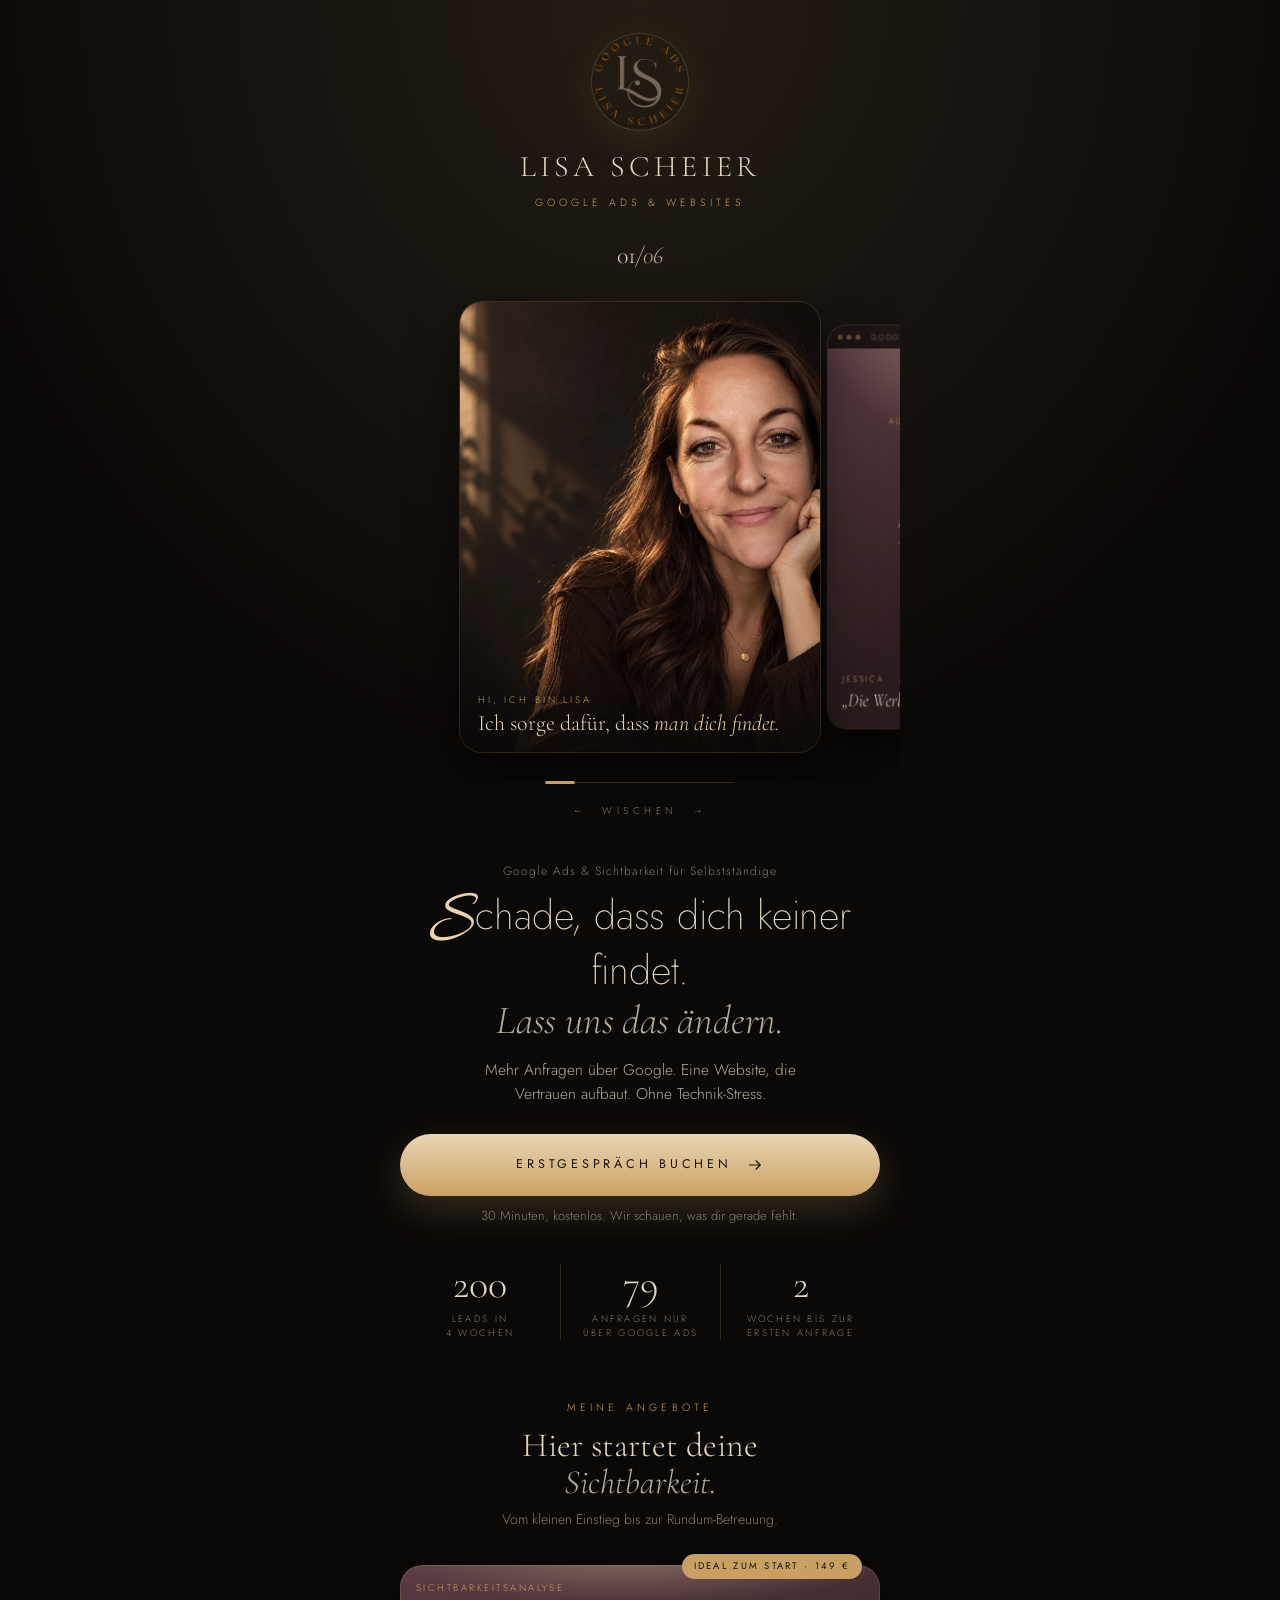
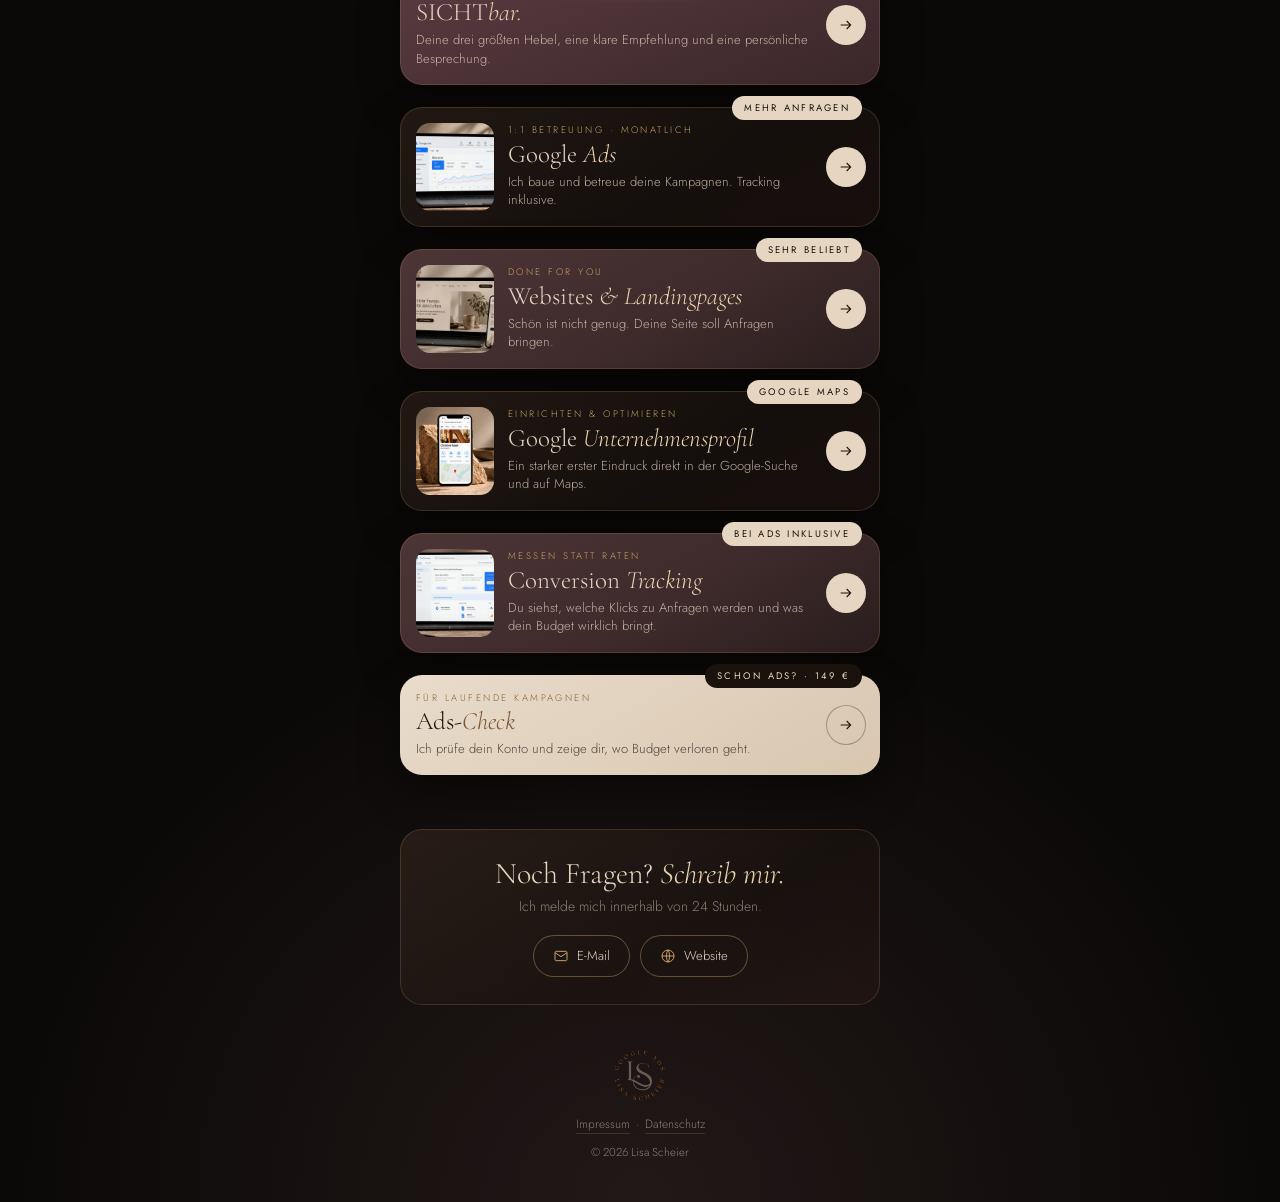
<file: links.html>
<!doctype html>
<html lang="de">
<head>
<meta charset="utf-8">
<meta name="viewport" content="width=device-width, initial-scale=1, viewport-fit=cover">
<title>Lisa Scheier · Links</title>
<meta name="description" content="Google Ads, Websites & Sichtbarkeit für Selbstständige. Alle Angebote von Lisa Scheier auf einen Blick.">
<meta name="robots" content="noindex, follow">
<meta name="theme-color" content="#0b0908">
<link rel="icon" href="assets/img/logo.png">
<style>
@font-face{font-family:'Cormorant Garamond';font-style:normal;font-weight:300;font-display:swap;src:url(assets/fonts/cormorant-garamond-v21-latin-300.woff2) format('woff2')}
@font-face{font-family:'Cormorant Garamond';font-style:italic;font-weight:300;font-display:swap;src:url(assets/fonts/cormorant-garamond-v21-latin-300italic.woff2) format('woff2')}
@font-face{font-family:'Jost';font-style:normal;font-weight:200;font-display:swap;src:url(assets/fonts/jost-v20-latin-200.woff2) format('woff2')}
@font-face{font-family:'Jost';font-style:normal;font-weight:300;font-display:swap;src:url(assets/fonts/jost-v20-latin-300.woff2) format('woff2')}
@font-face{font-family:'Jost';font-style:normal;font-weight:400;font-display:swap;src:url(assets/fonts/jost-v20-latin-regular.woff2) format('woff2')}
@font-face{font-family:'Script';font-style:normal;font-weight:400;font-display:swap;src:url(assets/fonts/allura.woff2) format('woff2')}
:root{
  --bg:#0b0908;--ink:#e6d6c1;--ink-2:rgba(230,214,193,.78);--ink-3:rgba(230,214,193,.55);
  --brass:#c9a063;--brass-soft:#ead3ad;--line:rgba(201,160,99,.2);--line-strong:rgba(201,160,99,.42);
  --taupe:linear-gradient(150deg,#4d3536,#3f2b2c 55%,#2a1d1d);
  --glass:linear-gradient(150deg,rgba(90,62,46,.30),rgba(26,19,15,.62) 60%,rgba(60,30,26,.26));
  --serif:'Cormorant Garamond',Georgia,serif;--sans:'Jost','Helvetica Neue',Arial,sans-serif;--script:'Script',cursive;
}
*{box-sizing:border-box;margin:0;padding:0}
html{-webkit-text-size-adjust:100%}
body{background:var(--bg);color:var(--ink);font-family:var(--sans);font-weight:300;line-height:1.55;overflow-x:hidden;
  background-image:radial-gradient(ellipse 80% 40% at 50% 0%,rgba(201,160,99,.13),transparent 70%),radial-gradient(ellipse 70% 30% at 50% 100%,rgba(77,53,54,.35),transparent 70%);min-height:100vh}
a{color:inherit;text-decoration:none}
img{display:block;max-width:100%}
.page{max-width:520px;margin:0 auto;padding:34px 0 40px}
.pad{padding:0 20px}

/* Kopf */
.brand{text-align:center}
.brand img{width:96px;height:96px;margin:0 auto 14px;border-radius:50%;box-shadow:0 0 0 1px var(--line),0 10px 40px rgba(201,160,99,.12)}
.brand__name{font-family:var(--serif);font-size:30px;letter-spacing:.14em;text-transform:uppercase;font-weight:300}
.brand__sub{font-size:10.5px;letter-spacing:.38em;text-transform:uppercase;color:var(--brass);margin-top:4px}

/* Galerie */
.count{font-family:var(--serif);font-style:italic;font-size:24px;text-align:center;margin:26px 0 14px;color:var(--ink-2)}
.count b{font-weight:300;font-style:normal;color:var(--ink)}
.stage{perspective:1100px}
.track{display:flex;gap:0;overflow-x:auto;scroll-snap-type:x mandatory;-webkit-overflow-scrolling:touch;scrollbar-width:none;padding:14px 0 30px}
.track::-webkit-scrollbar{display:none}
.slide{flex:0 0 74%;max-width:360px;scroll-snap-align:center;transform-style:preserve-3d;will-change:transform;transition:transform .08s linear}
.slide+.slide{margin-left:-9%}
.slide:first-child{margin-left:13%}.slide:last-child{margin-right:13%}
@media(min-width:520px){.slide:first-child{margin-left:80px}.slide:last-child{margin-right:80px}}
.card{position:relative;aspect-ratio:4/5;border-radius:22px;overflow:hidden;background:#17120f;
  box-shadow:0 0 0 1px var(--line),0 24px 50px rgba(0,0,0,.55)}
.card img{width:100%;height:100%;object-fit:cover}
.card--scroll img{height:auto;object-fit:initial;animation:roll 16s ease-in-out infinite alternate;animation-play-state:paused}
.slide.is-active .card--scroll img{animation-play-state:running}
@keyframes roll{0%,8%{transform:translateY(0)}92%,100%{transform:translateY(calc(-100% + var(--h,400px)))}}
.card--ads{background:radial-gradient(ellipse 90% 60% at 50% -5%,rgba(234,211,173,.42),transparent 60%),linear-gradient(165deg,#5a3c42,#2a1b1e 75%)}
.ads{position:absolute;inset:26px 0 0;display:flex;flex-direction:column;align-items:center;padding-top:7%;text-align:center}
.card--ads .card__label--quote{background:none;padding-top:20px}
.ads__k{font-size:9.5px;letter-spacing:.3em;text-transform:uppercase;color:var(--brass)}
.ads__t{font-family:var(--serif);font-size:30px;line-height:1.1;margin-top:8px}
.ads__k--sub{margin-top:8px}
.ads__t em{font-style:italic;color:var(--brass-soft)}
.ads__n{font-family:var(--serif);font-weight:300;font-size:72px;line-height:1;color:var(--brass-soft);margin-top:12px;text-shadow:0 0 30px rgba(234,211,173,.35)}
.ads__s{font-size:10px;letter-spacing:.24em;text-transform:uppercase;color:var(--ink-2);margin-top:16px;padding-bottom:12px;border-bottom:1px solid var(--line-strong)}
.card__bar{position:absolute;top:0;left:0;right:0;height:26px;background:rgba(11,9,8,.82);backdrop-filter:blur(6px);display:flex;align-items:center;gap:5px;padding:0 12px;z-index:2}
.card__bar i{width:6px;height:6px;border-radius:50%;background:var(--line-strong)}
.card__bar span{margin-left:8px;font-size:9px;letter-spacing:.2em;text-transform:uppercase;color:var(--ink-3)}
.card--scroll img{margin-top:26px}
.card__label{position:absolute;left:0;right:0;bottom:0;padding:40px 18px 16px;z-index:2;
  background:linear-gradient(transparent,rgba(11,9,8,.92));font-family:var(--serif);font-size:22px;line-height:1.15}
.card__label--quote{padding:70px 18px 18px;background:linear-gradient(transparent,rgba(11,9,8,.88) 38%,rgba(11,9,8,.96))}
.card__label--quote q{display:block;font-style:italic;font-size:21px;line-height:1.22;quotes:"„" "“"}
.card__label--quote q::before{content:open-quote}.card__label--quote q::after{content:close-quote}
.card__label--quote small{letter-spacing:.2em;margin-bottom:8px}
.card__label em{font-style:italic;color:var(--brass-soft)}
.card__label small{display:block;font-family:var(--sans);font-size:9.5px;letter-spacing:.3em;text-transform:uppercase;color:var(--brass);margin-bottom:5px}
.progress{width:190px;height:1px;background:var(--line);margin:0 auto;position:relative}
.progress span{position:absolute;top:-1px;height:3px;border-radius:2px;background:var(--brass);width:30px;left:0;transition:left .2s}
.swipe{text-align:center;font-size:10px;letter-spacing:.45em;text-transform:uppercase;color:var(--ink-3);margin-top:20px}

/* Hero-Text */
.kicker{text-align:center;font-size:12px;letter-spacing:.08em;color:var(--ink-3);margin:44px 0 12px}
h1{text-align:center;font-weight:200;font-size:clamp(30px,8.4vw,40px);line-height:1.1;letter-spacing:-.005em}
h1 .s{font-family:var(--script);font-size:1.9em;line-height:.6;color:var(--brass-soft);vertical-align:-.12em;margin-right:.02em}
h1 em{display:block;font-family:var(--serif);font-style:italic;font-weight:300;color:var(--ink-2);margin-top:6px}
.lead{text-align:center;color:var(--ink-2);font-size:15.5px;margin:16px auto 0;max-width:330px}
.btn{display:flex;align-items:center;justify-content:center;gap:14px;height:62px;border-radius:999px;margin:28px 0 10px;
  background:linear-gradient(180deg,#e9d6b5,#c9a063);color:#1a120d;font-size:12.5px;letter-spacing:.3em;text-transform:uppercase;font-weight:400;
  box-shadow:0 14px 36px rgba(201,160,99,.22)}
.btn svg{width:18px;height:18px}
.hint{text-align:center;font-size:13px;color:var(--ink-3)}
.stats{display:grid;grid-template-columns:repeat(3,1fr);margin:38px 0 0;text-align:center}
.stats div{padding:0 6px}
.stats div+div{border-left:1px solid var(--line)}
.stats b{display:block;font-family:var(--serif);font-weight:300;font-size:40px;line-height:1}
.stats span{display:block;font-size:9.5px;letter-spacing:.24em;text-transform:uppercase;color:var(--ink-3);margin-top:8px;line-height:1.5}

/* Angebote */
.eyebrow{text-align:center;font-size:10.5px;letter-spacing:.4em;text-transform:uppercase;color:var(--brass);margin:60px 0 10px}
h2{text-align:center;font-family:var(--serif);font-weight:300;font-size:34px;line-height:1.1}
h2 em{display:block;font-style:italic;color:var(--ink-2)}
.sub{text-align:center;color:var(--ink-3);font-size:14px;margin-top:8px}
.offers{display:grid;grid-template-columns:minmax(0,1fr);gap:22px;margin-top:34px}
.offer{position:relative;display:flex;align-items:center;gap:14px;padding:16px 14px 16px 16px;border-radius:22px;
  background:var(--glass);box-shadow:inset 0 0 0 1px var(--line),0 18px 40px rgba(0,0,0,.4)}
.offer--taupe{background:var(--taupe)}
.offer--mauve{background:radial-gradient(ellipse 90% 70% at 50% -10%,rgba(234,211,173,.35),transparent 60%),linear-gradient(160deg,#5a3c42,#3a2629)}
.offer--light{background:linear-gradient(150deg,#e9dccb,#d8c6b0);color:#1a120d;box-shadow:0 18px 40px rgba(0,0,0,.4)}
.offer__img{flex:0 0 78px;height:88px;border-radius:14px;overflow:hidden;background:#17120f}
.offer__img img{width:100%;height:100%;object-fit:cover}
.offer__body{flex:1;min-width:0}
.offer__tag{font-size:9.5px;letter-spacing:.26em;text-transform:uppercase;color:var(--brass);margin-bottom:3px}
.offer--light .offer__tag{color:#8a6535}
.offer__title{font-family:var(--serif);font-size:25px;line-height:1.08;hyphens:manual}
.offer__title em{font-style:italic;color:var(--brass-soft)}
.offer--light .offer__title em{color:#7a5634}
.offer__text{font-size:13px;line-height:1.45;color:var(--ink-2);margin-top:5px}
.offer--light .offer__text{color:rgba(26,18,13,.72)}
.offer__go{flex:0 0 40px;height:40px;border-radius:50%;display:grid;place-items:center;background:var(--ink);color:#1a120d}
.offer--light .offer__go{background:transparent;box-shadow:inset 0 0 0 1px rgba(26,18,13,.3)}
.offer__go svg{width:16px;height:16px}
.badge{position:absolute;top:-11px;right:18px;font-size:9.5px;letter-spacing:.24em;text-transform:uppercase;padding:5px 12px;border-radius:999px;
  background:var(--ink);color:#1a120d;font-weight:400}
.badge--gold{background:var(--brass)}
.badge--dark{background:#1a120d;color:var(--ink)}

  background:radial-gradient(ellipse 90% 60% at 50% -10%,rgba(234,211,173,.30),transparent 60%),var(--taupe);box-shadow:inset 0 0 0 1px var(--line),0 18px 40px rgba(0,0,0,.4)}
.voice__k{font-size:10.5px;letter-spacing:.4em;text-transform:uppercase;color:var(--brass)}
.voice blockquote{font-family:var(--serif);font-style:italic;font-weight:300;font-size:30px;line-height:1.15;margin:14px 0 12px}
.voice figcaption{font-size:12px;letter-spacing:.06em;color:var(--ink-2)}
.voice figcaption strong{font-weight:400;color:var(--ink)}
.voice__res{margin-top:20px;padding-top:18px;border-top:1px solid var(--line);font-size:10.5px;letter-spacing:.22em;text-transform:uppercase;color:var(--ink-3);line-height:1.7}
.voice__res b{display:block;font-family:var(--serif);font-weight:300;font-size:44px;letter-spacing:0;line-height:1;color:var(--brass-soft);margin-bottom:6px}
/* Kontakt */
.contact{margin-top:54px;padding:28px 20px;border-radius:22px;background:var(--glass);box-shadow:inset 0 0 0 1px var(--line);text-align:center}
.contact h3{font-family:var(--serif);font-weight:300;font-size:30px;line-height:1.15}
.contact h3 em{font-style:italic;color:var(--brass-soft)}
.contact p{color:var(--ink-3);font-size:14px;margin-top:4px}
.pills{display:flex;gap:10px;justify-content:center;flex-wrap:wrap;margin-top:18px}
.pill{display:inline-flex;align-items:center;gap:8px;padding:11px 20px;border-radius:999px;box-shadow:inset 0 0 0 1px var(--line-strong);font-size:13px}
.pill svg{width:16px;height:16px;color:var(--brass)}
footer{text-align:center;margin-top:44px}
footer img{width:54px;height:54px;border-radius:50%;margin:0 auto 12px;opacity:.85}
footer nav{font-size:12px;color:var(--ink-3)}
footer nav a{border-bottom:1px solid var(--line);margin:0 6px}
footer small{display:block;font-size:11.5px;color:var(--ink-3);margin-top:10px}
@media(prefers-reduced-motion:reduce){.card--scroll img{animation:none}.slide{transition:none}}
</style>
</head>
<body>
<main class="page">

  <header class="brand pad">
    <img src="assets/img/logo.png" alt="Logo Lisa Scheier">
    <div class="brand__name">Lisa Scheier</div>
    <div class="brand__sub">Google Ads &amp; Websites</div>
  </header>

  <div class="count" aria-live="polite"><b id="cur">01</b>/<span id="tot">06</span></div>
  <div class="stage">
    <div class="track" id="track">
      <div class="slide"><div class="card"><img src="assets/img/lisa-portrait-2.webp" alt="Lisa Scheier"><div class="card__label"><small>Hi, ich bin Lisa</small>Ich sorge dafür, dass <em>man dich findet.</em></div></div></div>
      <div class="slide"><div class="card card--ads"><div class="card__bar"><i></i><i></i><i></i><span>Google Ads</span></div><div class="ads"><span class="ads__t"><em>Google Ads</em></span><span class="ads__k ads__k--sub">auf eine bestehende Website</span><span class="ads__n">79</span><span class="ads__s">Anfragen in 4,5 Monaten</span></div><div class="card__label card__label--quote"><small>Jessica · Ayurveda-Massage</small><q>Die Werbung hat sich gelohnt.</q></div></div></div>
      <div class="slide"><div class="card card--scroll"><div class="card__bar"><i></i><i></i><i></i><span>Website-Funnel &amp; Ads</span></div><img src="assets/img/projekt-ursula.webp" alt="Website-Funnel-Projekt" loading="lazy"><div class="card__label card__label--quote"><small>Ursula · Website &amp; Ads</small><q>Die Zusammenarbeit mit ihr war eine der besten Entscheidungen für mich und mein Business!</q></div></div></div>
      <div class="slide"><div class="card"><img src="assets/img/projekt-martina.webp" alt="Landingpage-Projekt" loading="lazy" style="object-position:top"><div class="card__bar" style="top:0"><i></i><i></i><i></i><span>Funnel &amp; Google Ads</span></div><div class="card__label card__label--quote"><small>Martina · 200 Leads</small><q>Ich bekomme täglich qualifizierte Leads.</q></div></div></div>
      <div class="slide"><div class="card card--scroll"><div class="card__bar"><i></i><i></i><i></i><span>Website &amp; Profil</span></div><img src="assets/img/projekt-christine.webp" alt="Website-Projekt einer Harfenistin" loading="lazy"><div class="card__label card__label--quote"><small>Christine · Harfenistin</small><q>Die Seite ist genau so geworden, wie ich es wollte.</q></div></div></div>
      <div class="slide"><div class="card card--scroll"><div class="card__bar"><i></i><i></i><i></i><span>Website &amp; Google Ads</span></div><img src="assets/img/projekt-lisascheier.webp" alt="Website von Lisa Scheier" loading="lazy"><div class="card__label"><small>Projekt</small>Meine eigene <em>Website</em></div></div></div>
    </div>
  </div>
  <div class="progress"><span id="bar"></span></div>
  <div class="swipe">&larr;&nbsp;&nbsp;Wischen&nbsp;&nbsp;&rarr;</div>

  <section class="pad">
    <p class="kicker">Google Ads &amp; Sichtbarkeit für Selbstständige</p>
    <h1><span class="s">S</span>chade, dass dich keiner findet. <em>Lass uns das ändern.</em></h1>
    <p class="lead">Mehr Anfragen über Google. Eine Website, die Vertrauen aufbaut. Ohne Technik-Stress.</p>
    <a class="btn" href="https://lisascheier.de/erstgespraech.html">Erstgespräch buchen <svg viewBox="0 0 24 24" fill="none" stroke="currentColor" stroke-width="1.6"><path d="M4 12h15M13 6l6 6-6 6"/></svg></a>
    <p class="hint">30 Minuten, kostenlos. Wir schauen, was dir gerade fehlt.</p>

    <div class="stats">
      <div><b>200</b><span>Leads in<br>4 Wochen</span></div>
      <div><b>79</b><span>Anfragen nur<br>über Google Ads</span></div>
      <div><b>2</b><span>Wochen bis zur<br>ersten Anfrage</span></div>
    </div>

    <p class="eyebrow">Meine Angebote</p>
    <h2>Hier startet deine <em>Sichtbarkeit.</em></h2>
    <p class="sub">Vom kleinen Einstieg bis zur Rundum-Betreuung.</p>

    <div class="offers">
      <a class="offer offer--mauve" href="https://lisascheier.de/sichtbar.html">
        <span class="badge badge--gold">Ideal zum Start · 149 €</span>
        <div class="offer__body">
          <div class="offer__tag">Sichtbarkeitsanalyse</div>
          <div class="offer__title">SICHT<em>bar.</em></div>
          <div class="offer__text">Deine drei größten Hebel, eine klare Empfehlung und eine persönliche Besprechung.</div>
        </div>
        <span class="offer__go"><svg viewBox="0 0 24 24" fill="none" stroke="currentColor" stroke-width="1.6"><path d="M4 12h15M13 6l6 6-6 6"/></svg></span>
      </a>
      <a class="offer" href="https://lisascheier.de/google-ads.html">
        <span class="badge">Mehr Anfragen</span>
        <div class="offer__img"><img src="assets/img/leistung-google-ads.webp" alt="" loading="lazy"></div>
        <div class="offer__body">
          <div class="offer__tag">1:1 Betreuung · monatlich</div>
          <div class="offer__title">Google <em>Ads</em></div>
          <div class="offer__text">Ich baue und betreue deine Kampagnen. Tracking inklusive.</div>
        </div>
        <span class="offer__go"><svg viewBox="0 0 24 24" fill="none" stroke="currentColor" stroke-width="1.6"><path d="M4 12h15M13 6l6 6-6 6"/></svg></span>
      </a>
      <a class="offer offer--taupe" href="https://lisascheier.de/websites-landingpages.html">
        <span class="badge">Sehr beliebt</span>
        <div class="offer__img"><img src="assets/img/leistung-websites.webp" alt="" loading="lazy"></div>
        <div class="offer__body">
          <div class="offer__tag">Done for you</div>
          <div class="offer__title">Websites <em>&amp; Landingpages</em></div>
          <div class="offer__text">Schön ist nicht genug. Deine Seite soll Anfragen bringen.</div>
        </div>
        <span class="offer__go"><svg viewBox="0 0 24 24" fill="none" stroke="currentColor" stroke-width="1.6"><path d="M4 12h15M13 6l6 6-6 6"/></svg></span>
      </a>
      <a class="offer" href="https://lisascheier.de/google-unternehmensprofil.html">
        <span class="badge">Google Maps</span>
        <div class="offer__img"><img src="assets/img/leistung-unternehmensprofil.webp" alt="" loading="lazy"></div>
        <div class="offer__body">
          <div class="offer__tag">Einrichten &amp; optimieren</div>
          <div class="offer__title">Google <em>Unternehmens&shy;profil</em></div>
          <div class="offer__text">Ein starker erster Eindruck direkt in der Google-Suche und auf Maps.</div>
        </div>
        <span class="offer__go"><svg viewBox="0 0 24 24" fill="none" stroke="currentColor" stroke-width="1.6"><path d="M4 12h15M13 6l6 6-6 6"/></svg></span>
      </a>
      <a class="offer offer--taupe" href="https://lisascheier.de/conversion-tracking.html">
        <span class="badge">Bei Ads inklusive</span>
        <div class="offer__img"><img src="assets/img/leistung-tracking.webp" alt="" loading="lazy"></div>
        <div class="offer__body">
          <div class="offer__tag">Messen statt raten</div>
          <div class="offer__title">Conversion <em>Tracking</em></div>
          <div class="offer__text">Du siehst, welche Klicks zu Anfragen werden und was dein Budget wirklich bringt.</div>
        </div>
        <span class="offer__go"><svg viewBox="0 0 24 24" fill="none" stroke="currentColor" stroke-width="1.6"><path d="M4 12h15M13 6l6 6-6 6"/></svg></span>
      </a>
      <a class="offer offer--light" href="https://lisascheier.de/google-ads.html#ads-check">
        <span class="badge badge--dark">Schon Ads? · 149 €</span>
        <div class="offer__body">
          <div class="offer__tag">Für laufende Kampagnen</div>
          <div class="offer__title">Ads-<em>Check</em></div>
          <div class="offer__text">Ich prüfe dein Konto und zeige dir, wo Budget verloren geht.</div>
        </div>
        <span class="offer__go"><svg viewBox="0 0 24 24" fill="none" stroke="currentColor" stroke-width="1.6"><path d="M4 12h15M13 6l6 6-6 6"/></svg></span>
      </a>
    </div>


    <div class="contact">
      <h3>Noch Fragen? <em>Schreib mir.</em></h3>
      <p>Ich melde mich innerhalb von 24 Stunden.</p>
      <div class="pills">
        <a class="pill" href="mailto:info@lisascheier.de"><svg viewBox="0 0 24 24" fill="none" stroke="currentColor" stroke-width="1.5"><rect x="3" y="5" width="18" height="14" rx="2"/><path d="m3 7 9 6 9-6"/></svg>E-Mail</a>
        <a class="pill" href="https://lisascheier.de/"><svg viewBox="0 0 24 24" fill="none" stroke="currentColor" stroke-width="1.5"><circle cx="12" cy="12" r="9"/><path d="M3 12h18M12 3c3 3.5 3 14.5 0 18M12 3c-3 3.5-3 14.5 0 18"/></svg>Website</a>
      </div>
    </div>

    <footer>
      <img src="assets/img/logo.png" alt="">
      <nav><a href="https://lisascheier.de/impressum.html">Impressum</a>·<a href="https://lisascheier.de/datenschutz.html">Datenschutz</a></nav>
      <small>© 2026 Lisa Scheier</small>
    </footer>
  </section>
</main>
<script>
(function(){
  var track=document.getElementById('track'),slides=[].slice.call(track.children),cur=document.getElementById('cur'),bar=document.getElementById('bar');
  var n=slides.length;document.getElementById('tot').textContent=String(n).padStart(2,'0');
  function update(){
    var mid=track.scrollLeft+track.clientWidth/2,best=0,bd=1e9;
    slides.forEach(function(s,i){
      var c=s.offsetLeft+s.offsetWidth/2,d=(c-mid)/s.offsetWidth;
      if(Math.abs(d)<bd){bd=Math.abs(d);best=i}
      var k=Math.max(-1.4,Math.min(1.4,d));
      s.style.transform='rotateY('+(-k*28)+'deg) scale('+(1-Math.abs(k)*.12)+') translateZ('+(-Math.abs(k)*60)+'px)';
      s.style.zIndex=10-Math.round(Math.abs(d)*3);
    });
    slides.forEach(function(s,i){s.classList.toggle('is-active',i===best)});
    cur.textContent=String(best+1).padStart(2,'0');
    bar.style.left=(best/(n-1))*(190-30)+'px';
  }
  function sizes(){slides.forEach(function(s){var c=s.querySelector('.card--scroll');if(c)c.style.setProperty('--h',(c.clientHeight-26)+'px')});update()}
  track.addEventListener('scroll',function(){requestAnimationFrame(update)},{passive:true});
  window.addEventListener('resize',sizes);window.addEventListener('load',sizes);sizes();
})();
</script>
</body>
</html>
</file>
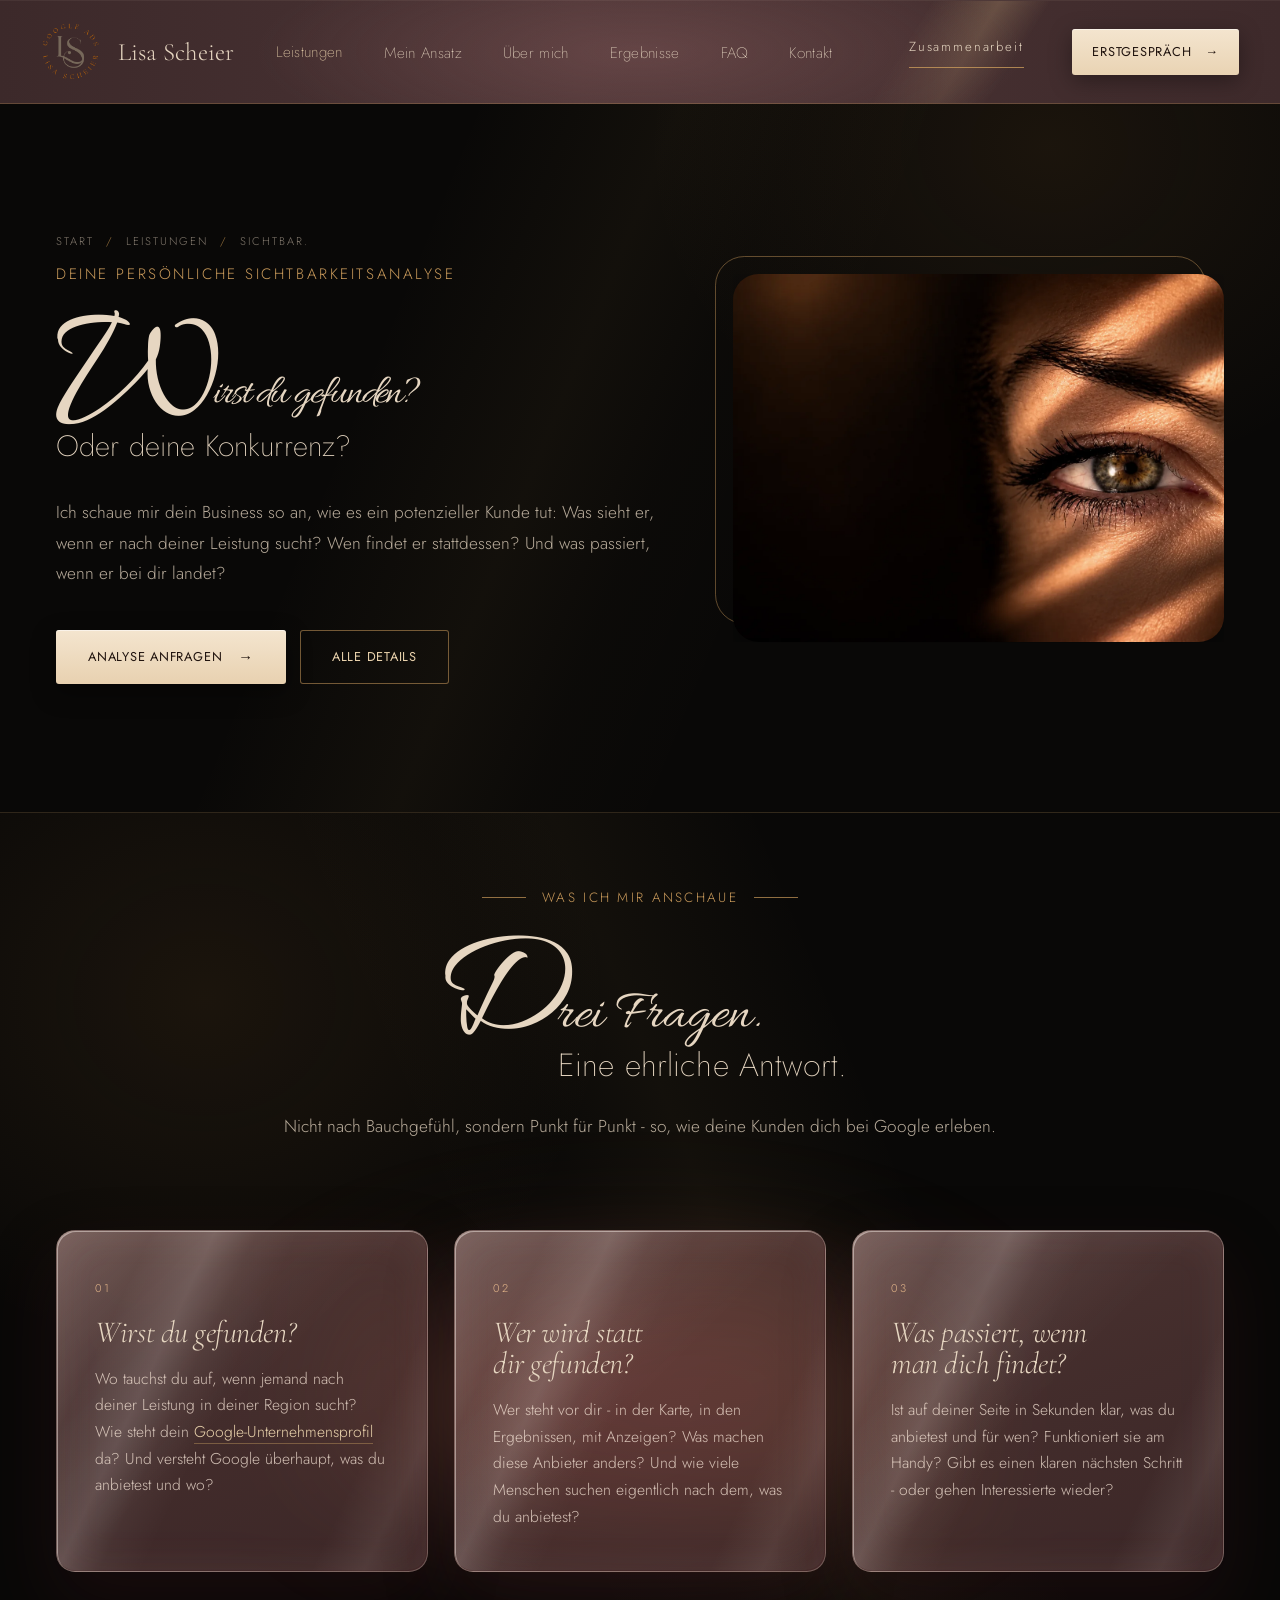
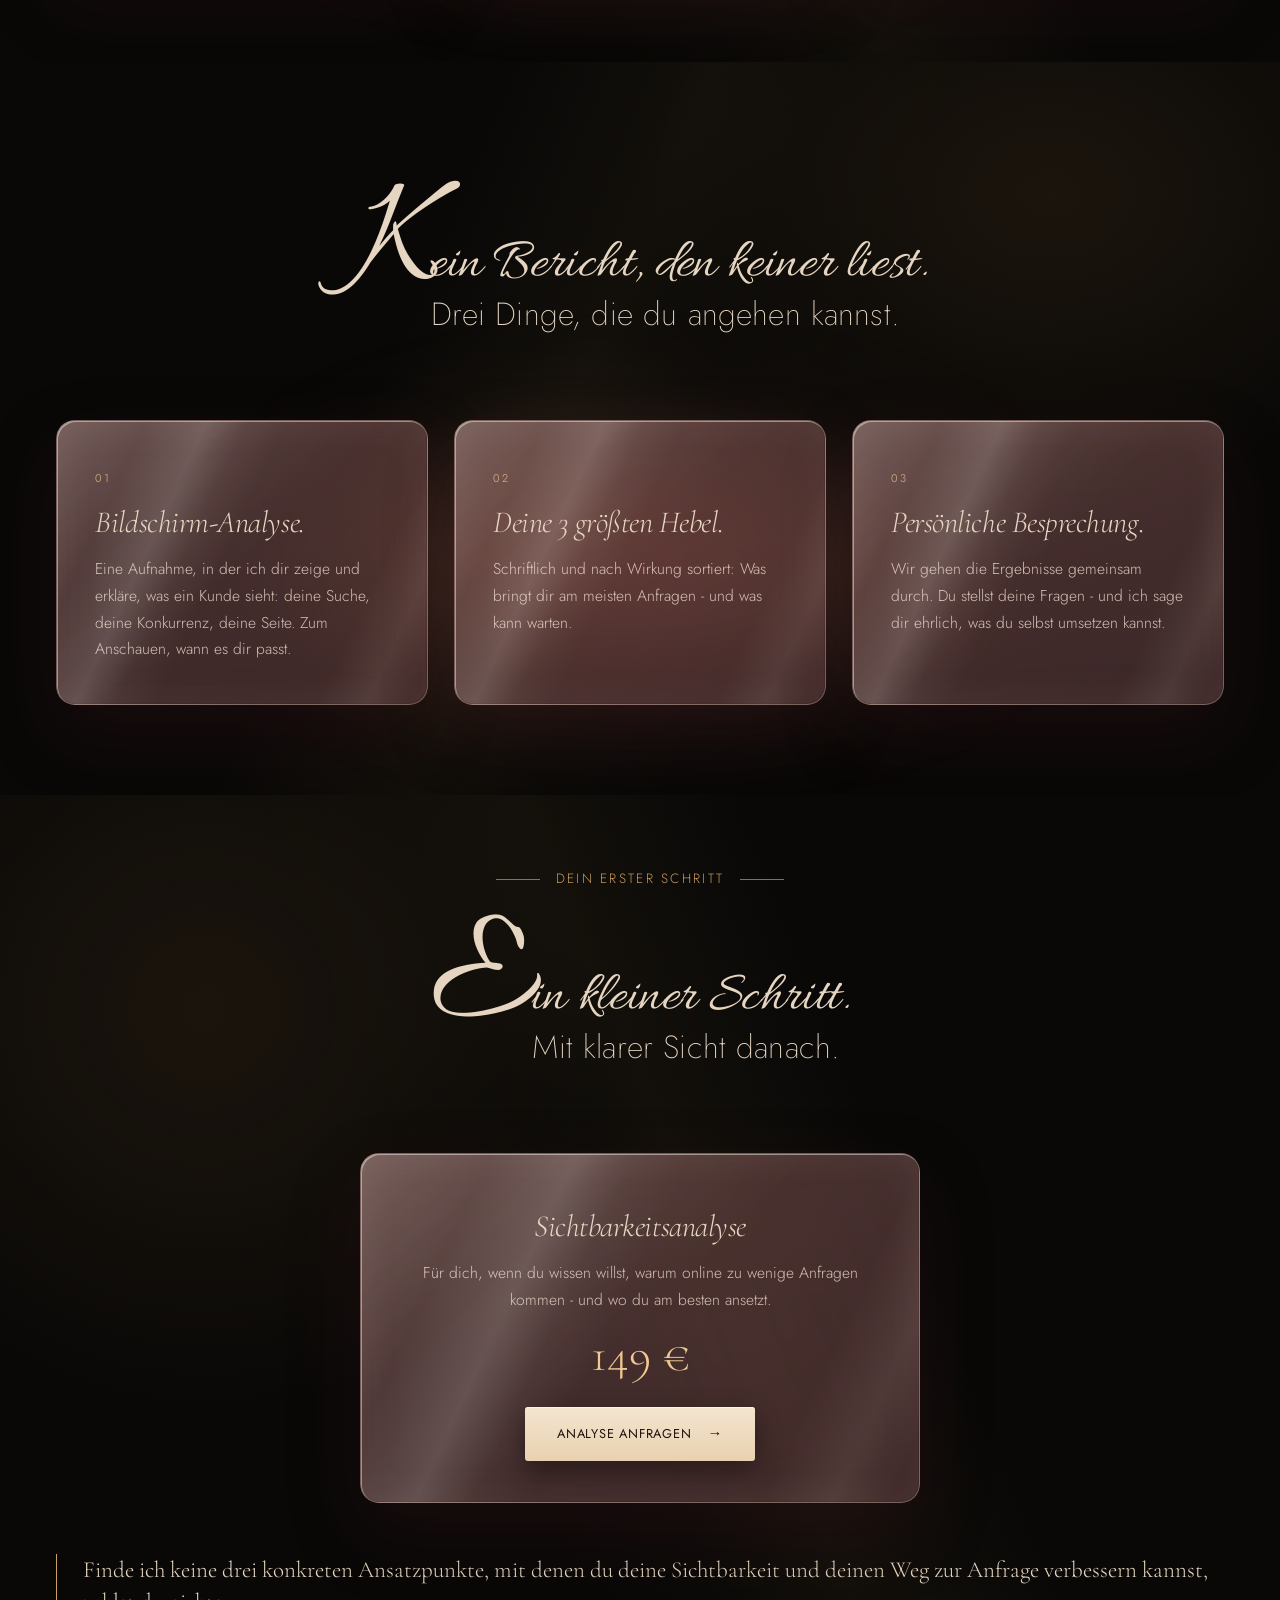
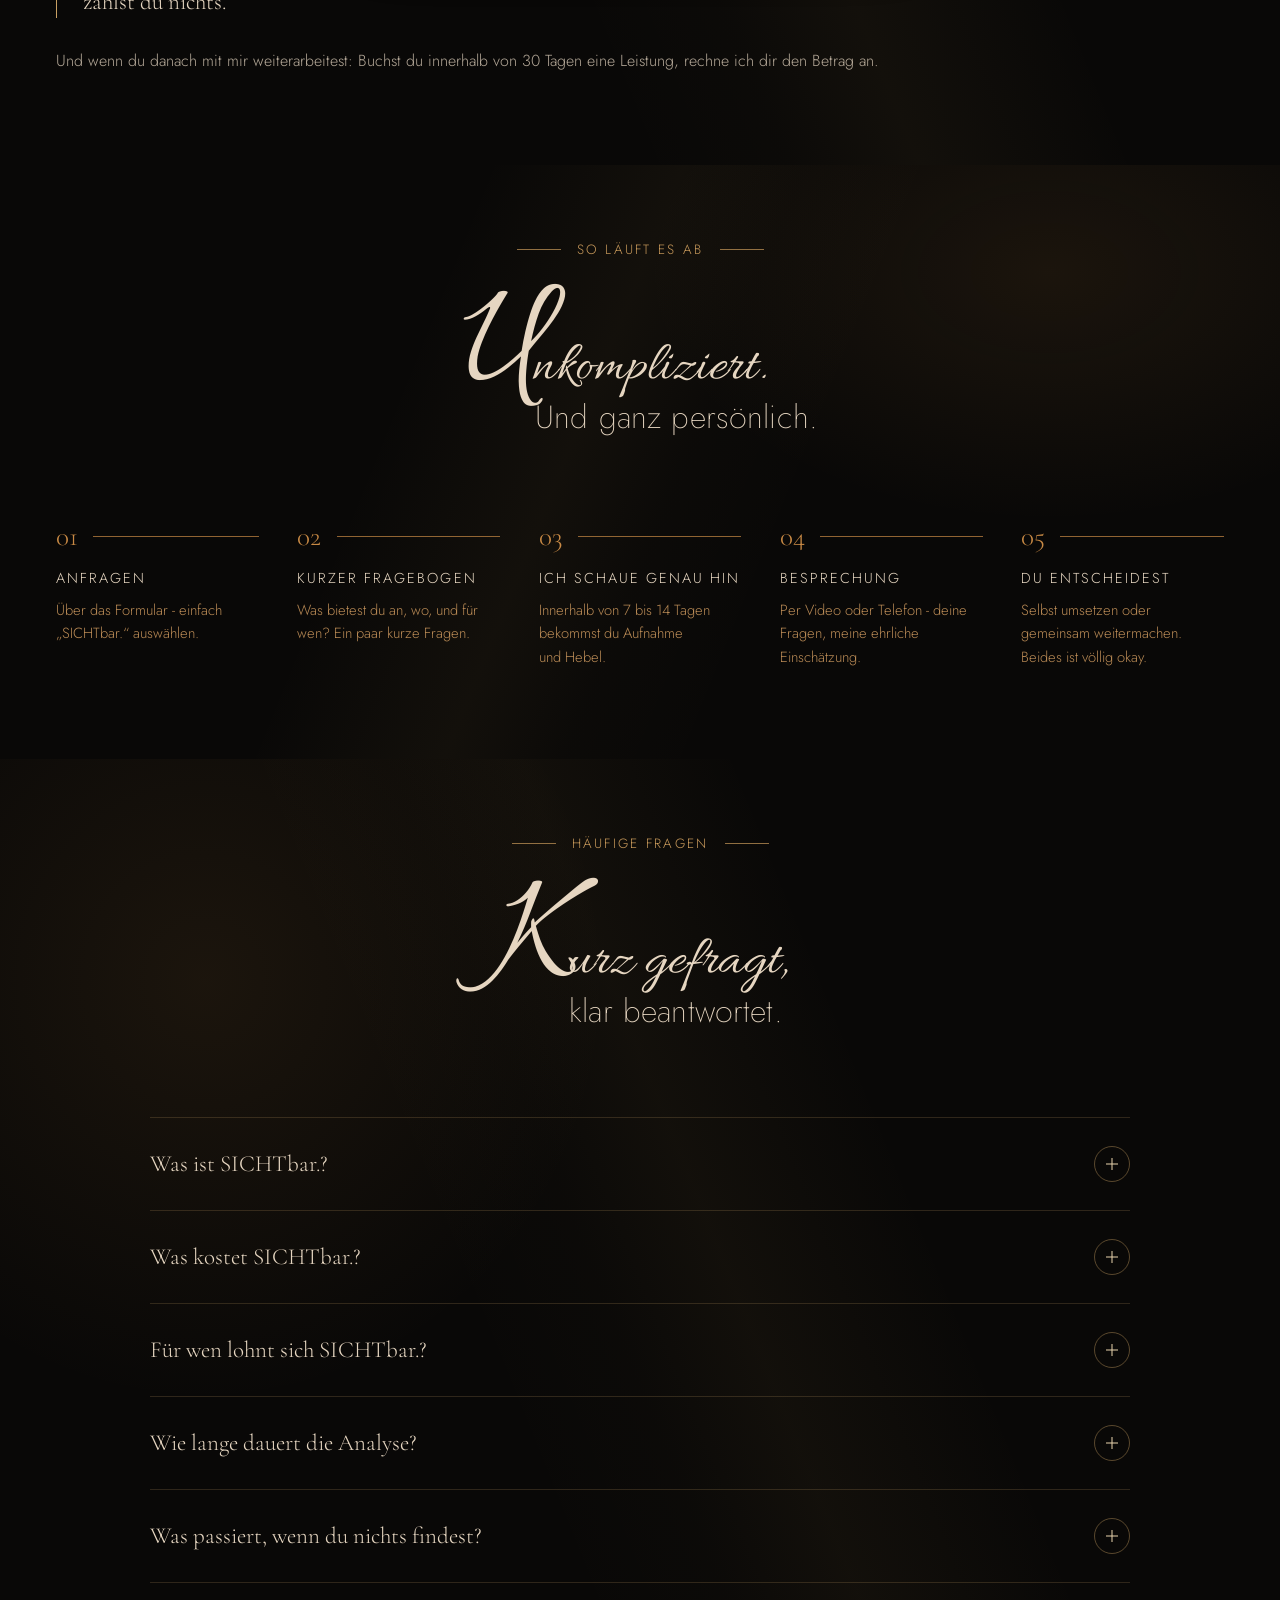
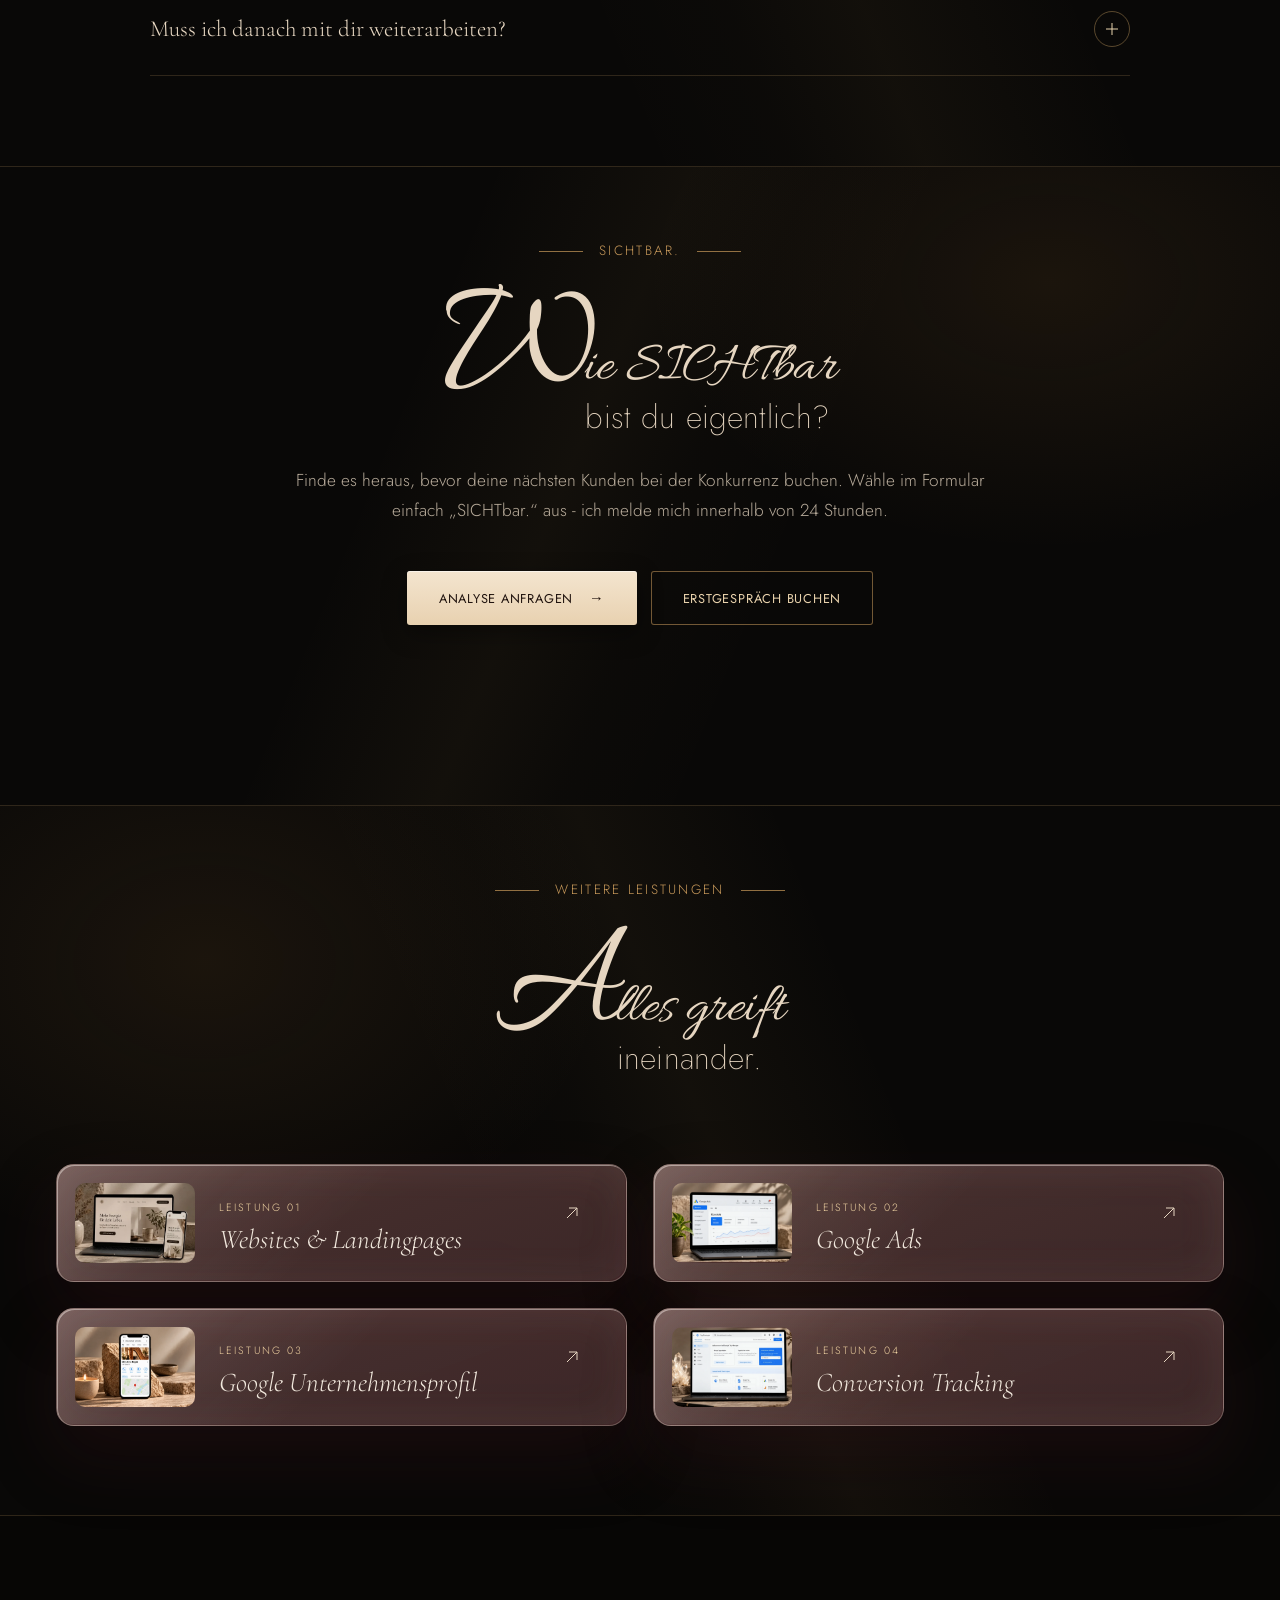
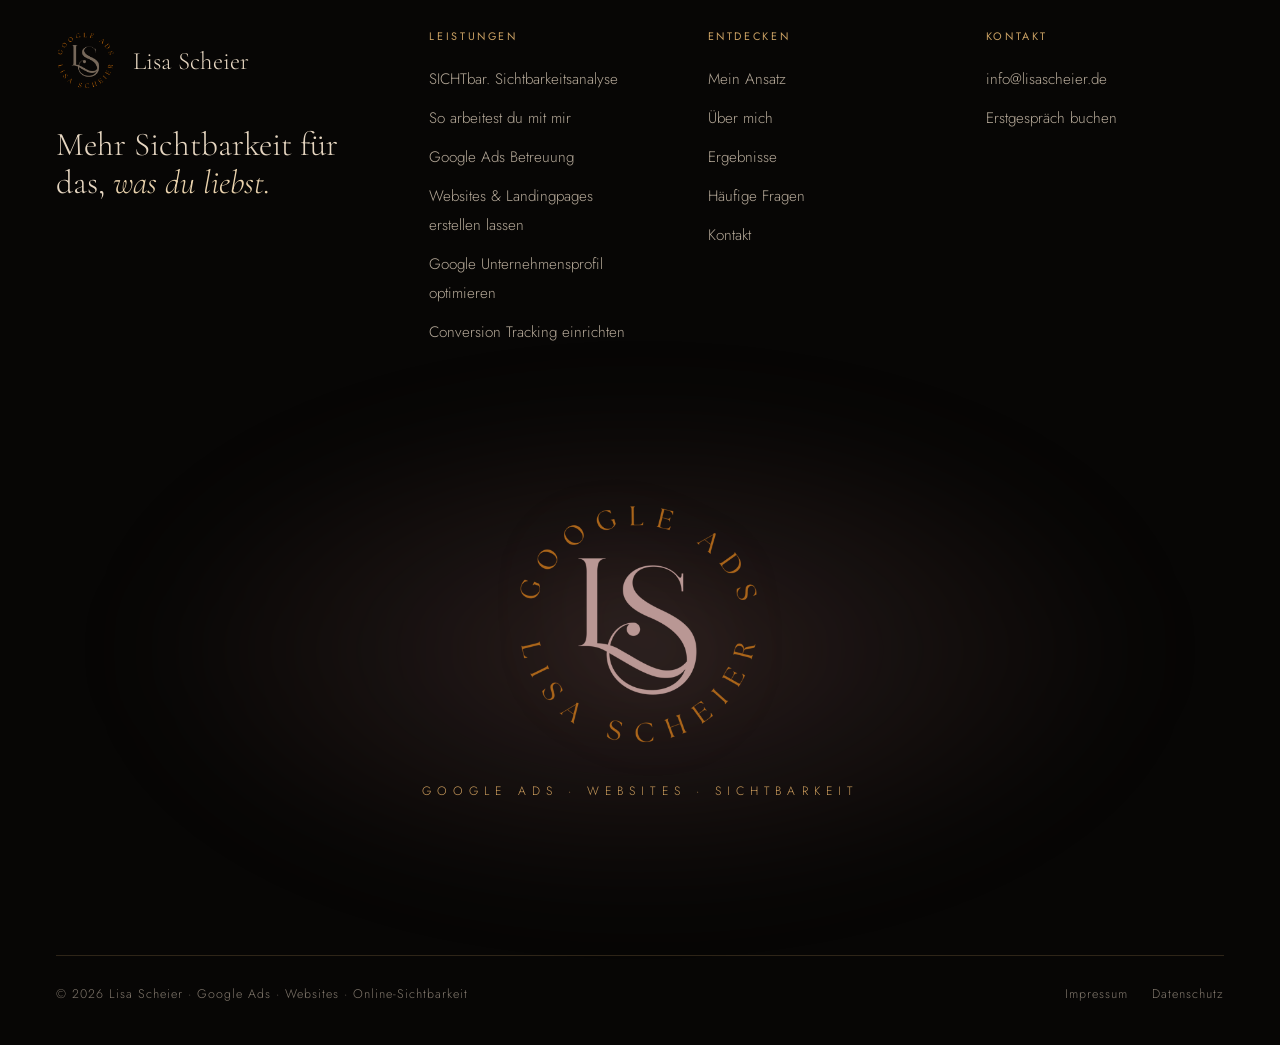
<file: sichtbar.html>
<!DOCTYPE html>
<html lang="de">
<head>
<meta charset="utf-8">
<meta name="viewport" content="width=device-width,initial-scale=1,viewport-fit=cover">
<title>SICHTbar. Persönliche Sichtbarkeitsanalyse | Lisa Scheier</title>
<meta name="description" content="Wirst du bei Google gefunden - oder deine Konkurrenz? Persönliche Sichtbarkeitsanalyse für Selbstständige: Bildschirm-Analyse, deine 3 größten Hebel und eine persönliche Besprechung.">
<link rel="canonical" href="https://lisascheier.de/sichtbar.html">
<meta name="theme-color" content="#0b0908">
<meta property="og:type" content="website">
<meta property="og:locale" content="de_DE">
<meta property="og:site_name" content="Lisa Scheier">
<meta property="og:title" content="SICHTbar. Persönliche Sichtbarkeitsanalyse | Lisa Scheier">
<meta property="og:description" content="Wirst du bei Google gefunden - oder deine Konkurrenz? Persönliche Sichtbarkeitsanalyse für Selbstständige: Bildschirm-Analyse, deine 3 größten Hebel und eine persönliche Besprechung.">
<meta property="og:url" content="https://lisascheier.de/sichtbar.html">
<meta property="og:image" content="https://lisascheier.de/assets/img/vorschau-social.jpg">
<meta property="og:image:width" content="1200">
<meta property="og:image:height" content="630">
<meta name="twitter:card" content="summary_large_image">
<link rel="icon" href="assets/img/logo.png" type="image/png">
<link rel="preload" href="assets/fonts/cormorant-garamond-v21-latin-300.woff2" as="font" type="font/woff2" crossorigin>
<link rel="preload" href="assets/fonts/jost-v20-latin-300.woff2" as="font" type="font/woff2" crossorigin>
<link rel="preload" href="assets/fonts/allura.woff2" as="font" type="font/woff2" crossorigin>

<link rel="stylesheet" href="assets/css/site.css?v=1793032970">
<link rel="stylesheet" href="assets/css/variante-a.css?v=1793032971">
<link rel="stylesheet" href="assets/css/variante-a-schwarz.css?v=1793032971">
<script type="application/ld+json">{"@context": "https://schema.org", "@type": "Service", "name": "SICHTbar. Persönliche Sichtbarkeitsanalyse", "provider": {"@type": "Person", "name": "Lisa Scheier"}, "areaServed": ["DE", "AT", "CH"], "url": "https://lisascheier.de/sichtbar.html"}</script>
</head>
<body>
<a class="skip" href="#main">Zum Inhalt springen</a>
<header class="header">
  <div class="wrap header__inner">
    <a class="brand" href="index.html" aria-label="Lisa Scheier - Startseite">
      <img src="assets/img/logo.png" alt="" width="46" height="46"><span>Lisa Scheier</span>
    </a>
    <nav class="nav" aria-label="Hauptnavigation">
      <ul class="nav__list">
        <li class="has-drop">
          <button class="nav__link is-active" aria-expanded="false" aria-haspopup="true">Leistungen</button>
          <div class="drop"><a href="index.html#leistungen"><small>01</small><strong>Alle Leistungen</strong><span>Websites, Google Ads, Profil &amp; Tracking</span></a><a href="websites-landingpages.html"><small>02</small><strong>Websites &amp; Landingpages</strong><span>Damit nach dem Klick nicht Schluss ist.</span></a><a href="google-ads.html"><small>03</small><strong>Google Ads</strong><span>Sichtbar, wenn bereits gesucht wird.</span></a><a href="sichtbar.html" aria-current="page"><small>04</small><strong>SICHTbar.</strong><span>Deine persönliche Sichtbarkeitsanalyse</span></a><a href="google-unternehmensprofil.html"><small>05</small><strong>Google Unternehmensprofil</strong><span>Der erste Eindruck in Suche und Maps.</span></a><a href="conversion-tracking.html"><small>06</small><strong>Conversion Tracking</strong><span>Sehen, was wirklich wirkt.</span></a><a href="zusammenarbeit.html"><small>07</small><strong>So arbeitest du mit mir</strong><span>SICHTbar., Einzelleistungen &amp; Pakete</span></a></div>
        </li>
        <li><a class="nav__link" href="index.html#ansatz">Mein Ansatz</a></li>
        <li><a class="nav__link" href="index.html#ueber-mich">Über mich</a></li>
        <li><a class="nav__link" href="index.html#ergebnisse">Ergebnisse</a></li>
        <li><a class="nav__link" href="index.html#faq">FAQ</a></li>
        <li><a class="nav__link" href="index.html#kontakt">Kontakt</a></li>
      </ul>
    </nav>
    <div class="header__actions">
      <a class="header__more" href="zusammenarbeit.html">Zusammenarbeit</a>
      <a class="header__cta" href="erstgespraech.html">Erstgespräch <span aria-hidden="true">→</span></a>
      <button class="burger" aria-label="Menü öffnen" aria-expanded="false" aria-controls="mobile-menu"><span></span><span></span></button>
    </div>
  </div>
</header>
<div class="mobile" id="mobile-menu" aria-hidden="true">
  <nav aria-label="Mobile Navigation">
    <a href="index.html#leistungen">Leistungen <small>01</small></a>
    <div class="mobile__sub"><a href="websites-landingpages.html">Websites &amp; Landingpages</a><a href="google-ads.html">Google Ads</a><a href="sichtbar.html">SICHTbar. Sichtbarkeitsanalyse</a><a href="google-unternehmensprofil.html">Google Unternehmensprofil</a><a href="conversion-tracking.html">Conversion Tracking</a><a href="zusammenarbeit.html">So arbeitest du mit mir</a></div>
    <a href="index.html#ansatz">Mein Ansatz <small>02</small></a>
    <a href="index.html#ueber-mich">Über mich <small>03</small></a>
    <a href="index.html#ergebnisse">Ergebnisse <small>04</small></a>
    <a href="index.html#faq">FAQ <small>05</small></a>
    <a href="index.html#kontakt">Kontakt <small>06</small></a>
    <a class="btn" href="erstgespraech.html">Erstgespräch buchen <span class="arr" aria-hidden="true">→</span></a>
  </nav>
  <div class="mobile__meta">
    <a href="mailto:info@lisascheier.de">info@lisascheier.de</a>
  </div>
</div>
<main id="main">
<section class="page-hero">
  <div class="wrap page-hero__grid">
    <div>
      <ol class="crumbs reveal"><li><a href="index.html">Start</a></li><li><a href="index.html#leistungen">Leistungen</a></li><li>SICHTbar.</li></ol>
      <span class="kicker reveal">Deine persönliche Sichtbarkeitsanalyse</span>
      <h1 class="hero__title hero__title--sub reveal" data-d="1" aria-label="Wirst du gefunden? Oder deine Konkurrenz?"><span class="hero__script" aria-hidden="true"><span class="hero__s">W</span><span class="hero__chade">irst du gefunden?</span></span> <span class="hero__rest" aria-hidden="true">Oder deine Konkurrenz?</span></h1>
      <p class="lead reveal" data-d="2">Ich schaue mir dein Business so an, wie es ein potenzieller Kunde tut: Was sieht er, wenn er nach deiner Leistung sucht? Wen findet er stattdessen? Und was passiert, wenn er bei dir landet?</p>
      <div class="btns reveal" data-d="3"><a class="btn" href="index.html#kontakt" data-paket="findbar">Analyse anfragen <span class="arr" aria-hidden="true">→</span></a><a class="btn btn--ghost" href="#preise">Alle Details</a></div>
    </div>
    <div class="page-hero__img reveal-img"><img src="assets/img/lisa-hero.webp?v=1793032970" alt="" width="1677" height="938"></div>
  </div>
</section>

<section class="section section--line">
  <div class="wrap">
    <div class="head center">
      <span class="kicker reveal">Was ich mir anschaue</span>
      <h2 class="stitle reveal" data-d="1" aria-label="Drei Fragen. Eine ehrliche Antwort."><span class="stitle__script" aria-hidden="true"><span class="stitle__big">D</span><span class="stitle__word">rei Fragen.</span></span> <span class="stitle__rest" aria-hidden="true">Eine ehrliche Antwort.</span></h2>
      <p class="lead lead--onerow reveal" data-d="2">Nicht nach Bauchgefühl, sondern Punkt für Punkt - so, wie deine Kunden dich bei Google erleben.</p>
    </div>
    <div class="cards">
      <article class="card reveal"><span class="n">01</span><h3>Wirst du gefunden?</h3><p>Wo tauchst du auf, wenn jemand nach deiner Leistung in deiner Region sucht? Wie steht dein <a class="textlink" href="google-unternehmensprofil.html">Google-Unternehmensprofil</a> da? Und versteht Google überhaupt, was du anbietest und wo?</p></article>
      <article class="card reveal" data-d="1"><span class="n">02</span><h3>Wer wird statt dir gefunden?</h3><p>Wer steht vor dir - in der Karte, in den Ergebnissen, mit Anzeigen? Was machen diese Anbieter anders? Und wie viele Menschen suchen eigentlich nach dem, was du anbietest?</p></article>
      <article class="card reveal" data-d="2"><span class="n">03</span><h3>Was passiert, wenn man dich findet?</h3><p>Ist auf deiner Seite in Sekunden klar, was du anbietest und für wen? Funktioniert sie am Handy? Gibt es einen klaren nächsten Schritt - oder gehen Interessierte wieder?</p></article>
    </div>
  </div>
</section>

<section class="section section--tint">
  <div class="wrap">
    <div class="head center">
      <span class="kicker reveal">Was du bekommst</span>
      <h2 class="stitle reveal" data-d="1" aria-label="Kein Bericht, den keiner liest. Drei Dinge, die du angehen kannst."><span class="stitle__script" aria-hidden="true"><span class="stitle__big">K</span><span class="stitle__word">ein Bericht, den keiner liest.</span></span> <span class="stitle__rest" aria-hidden="true">Drei Dinge, die du angehen kannst.</span></h2>
    </div>
    <div class="cards">
      <article class="card reveal"><span class="n">01</span><h3>Bildschirm-Analyse.</h3><p>Eine Aufnahme, in der ich dir zeige und erkläre, was ein Kunde sieht: deine Suche, deine Konkurrenz, deine Seite. Zum Anschauen, wann es dir passt.</p></article>
      <article class="card reveal" data-d="1"><span class="n">02</span><h3>Deine 3 größten Hebel.</h3><p>Schriftlich und nach Wirkung sortiert: Was bringt dir am meisten Anfragen - und was kann warten.</p></article>
      <article class="card reveal" data-d="2"><span class="n">03</span><h3>Persönliche Besprechung.</h3><p>Wir gehen die Ergebnisse gemeinsam durch. Du stellst deine Fragen - und ich sage dir ehrlich, was du selbst umsetzen kannst.</p></article>
    </div>
  </div>
</section>

<section class="section section--tint" id="preise">
  <div class="wrap">
    <div class="head center">
      <span class="kicker reveal">Dein erster Schritt</span>
      <h2 class="stitle reveal" data-d="1" aria-label="Ein kleiner Schritt. Mit klarer Sicht danach."><span class="stitle__script" aria-hidden="true"><span class="stitle__big">E</span><span class="stitle__word">in kleiner Schritt.</span></span> <span class="stitle__rest" aria-hidden="true">Mit klarer Sicht danach.</span></h2>
    </div>
    <div class="findbar-price reveal">
      <article class="card"><h3>Sichtbarkeitsanalyse</h3><p>Für dich, wenn du wissen willst, warum online zu wenige Anfragen kommen - und wo du am besten ansetzt.</p>
        <div class="price"><strong>149 €</strong></div>
        <a class="btn" href="index.html#kontakt" data-paket="findbar" style="margin-top:28px">Analyse anfragen <span class="arr" aria-hidden="true">→</span></a></article>
    </div>
    <p class="pull pull--wide reveal">Finde ich keine drei konkreten Ansatzpunkte, mit denen du deine Sichtbarkeit und deinen Weg zur Anfrage verbessern kannst, zahlst du nichts.</p>
    <p class="prose-wide reveal">Und wenn du danach mit mir weiterarbeitest: Buchst du innerhalb von 30 Tagen eine Leistung, rechne ich dir den Betrag an.</p>
  </div>
</section>

<section class="section">
  <div class="wrap">
    <div class="head center">
      <span class="kicker reveal">So läuft es ab</span>
      <h2 class="stitle reveal" data-d="1" aria-label="Unkompliziert. Und ganz persönlich."><span class="stitle__script" aria-hidden="true"><span class="stitle__big">U</span><span class="stitle__word">nkompliziert.</span></span> <span class="stitle__rest" aria-hidden="true">Und ganz persönlich.</span></h2>
    </div>
    <ol class="steps steps--5">
      <li><span class="n">01</span><h3>Anfragen</h3><p>Über das Formular - einfach „SICHTbar.“ auswählen.</p></li>
      <li><span class="n">02</span><h3>Kurzer Fragebogen</h3><p>Was bietest du an, wo, und für wen? Ein paar kurze Fragen.</p></li>
      <li><span class="n">03</span><h3>Ich schaue genau hin</h3><p>Innerhalb von 7 bis 14 Tagen bekommst du Aufnahme und Hebel.</p></li>
      <li><span class="n">04</span><h3>Besprechung</h3><p>Per Video oder Telefon - deine Fragen, meine ehrliche Einschätzung.</p></li>
      <li><span class="n">05</span><h3>Du entscheidest</h3><p>Selbst umsetzen oder gemeinsam weitermachen. Beides ist völlig okay.</p></li>
    </ol>
  </div>
</section>
<section class="section faq faq--page" id="fragen">
  <div class="wrap">
    <div class="head center">
      <span class="kicker reveal">Häufige Fragen</span>
      <h2 class="stitle reveal" data-d="1" aria-label="Kurz gefragt, klar beantwortet."><span class="stitle__script" aria-hidden="true"><span class="stitle__big">K</span><span class="stitle__word">urz gefragt,</span></span> <span class="stitle__rest" aria-hidden="true">klar beantwortet.</span></h2>
    </div>
    <div class="faq__list faq__list--center">
        <details><summary><h3 class="faq__q">Was ist SICHTbar.?</h3><i aria-hidden="true"></i></summary><div class="faq__answer"><p>Deine persönliche Sichtbarkeitsanalyse: Ich schaue mir dein Business so an, wie es ein potenzieller Kunde tut, also deine Suche, deine Konkurrenz und deine Website. Du bekommst eine Bildschirm-Aufnahme mit Erklärung, deine drei größten Hebel nach Wirkung sortiert und eine persönliche Besprechung.</p></div></details>
        <details><summary><h3 class="faq__q">Was kostet SICHTbar.?</h3><i aria-hidden="true"></i></summary><div class="faq__answer"><p>SICHTbar. kostet 149 €. Dafür bekommst du die Bildschirm-Analyse, deine drei größten Hebel und eine persönliche Besprechung. Buchst du innerhalb von 30 Tagen eine Leistung bei mir, rechne ich dir die 149 € an.</p></div></details>
        <details><summary><h3 class="faq__q">Für wen lohnt sich SICHTbar.?</h3><i aria-hidden="true"></i></summary><div class="faq__answer"><p>Für dich, wenn online zu wenige Anfragen kommen und du nicht weißt, woran es liegt. Oder wenn du überlegst, in <a class="textlink" href="google-ads.html">Google Ads</a> oder eine <a class="textlink" href="websites-landingpages.html">neue Website</a> zu investieren, und vorher wissen willst, wo sich das wirklich lohnt.</p></div></details>
        <details><summary><h3 class="faq__q">Wie lange dauert die Analyse?</h3><i aria-hidden="true"></i></summary><div class="faq__answer"><p>Nach deiner Anfrage und einem kurzen Fragebogen bekommst du Aufnahme und Hebel innerhalb von 7 bis 14 Tagen. Danach besprechen wir alles per Video oder Telefon.</p></div></details>
        <details><summary><h3 class="faq__q">Was passiert, wenn du nichts findest?</h3><i aria-hidden="true"></i></summary><div class="faq__answer"><p>Finde ich keine drei konkreten Ansatzpunkte, mit denen du deine Sichtbarkeit und deinen Weg zur Anfrage verbessern kannst, zahlst du nichts. Das Risiko liegt also bei mir, nicht bei dir.</p></div></details>
        <details><summary><h3 class="faq__q">Muss ich danach mit dir weiterarbeiten?</h3><i aria-hidden="true"></i></summary><div class="faq__answer"><p>Nein. Du kannst die Hebel selbst umsetzen oder mit mir weitermachen, beides ist völlig okay.</p></div></details>
    </div>
  </div>
</section>
<script type="application/ld+json">{"@context": "https://schema.org", "@type": "FAQPage", "mainEntity": [{"@type": "Question", "name": "Was ist SICHTbar.?", "acceptedAnswer": {"@type": "Answer", "text": "Deine persönliche Sichtbarkeitsanalyse: Ich schaue mir dein Business so an, wie es ein potenzieller Kunde tut, also deine Suche, deine Konkurrenz und deine Website. Du bekommst eine Bildschirm-Aufnahme mit Erklärung, deine drei größten Hebel nach Wirkung sortiert und eine persönliche Besprechung."}}, {"@type": "Question", "name": "Was kostet SICHTbar.?", "acceptedAnswer": {"@type": "Answer", "text": "SICHTbar. kostet 149 €. Dafür bekommst du die Bildschirm-Analyse, deine drei größten Hebel und eine persönliche Besprechung. Buchst du innerhalb von 30 Tagen eine Leistung bei mir, rechne ich dir die 149 € an."}}, {"@type": "Question", "name": "Für wen lohnt sich SICHTbar.?", "acceptedAnswer": {"@type": "Answer", "text": "Für dich, wenn online zu wenige Anfragen kommen und du nicht weißt, woran es liegt. Oder wenn du überlegst, in Google Ads oder eine neue Website zu investieren, und vorher wissen willst, wo sich das wirklich lohnt."}}, {"@type": "Question", "name": "Wie lange dauert die Analyse?", "acceptedAnswer": {"@type": "Answer", "text": "Nach deiner Anfrage und einem kurzen Fragebogen bekommst du Aufnahme und Hebel innerhalb von 7 bis 14 Tagen. Danach besprechen wir alles per Video oder Telefon."}}, {"@type": "Question", "name": "Was passiert, wenn du nichts findest?", "acceptedAnswer": {"@type": "Answer", "text": "Finde ich keine drei konkreten Ansatzpunkte, mit denen du deine Sichtbarkeit und deinen Weg zur Anfrage verbessern kannst, zahlst du nichts. Das Risiko liegt also bei mir, nicht bei dir."}}, {"@type": "Question", "name": "Muss ich danach mit dir weiterarbeiten?", "acceptedAnswer": {"@type": "Answer", "text": "Nein. Du kannst die Hebel selbst umsetzen oder mit mir weitermachen, beides ist völlig okay."}}]}</script>
<section class="cta" id="kontakt-cta">
  <div class="wrap center">
    <span class="kicker reveal">SICHTbar.</span>
    <h2 class="stitle reveal" data-d="1" aria-label="Wie SICHTbar bist du eigentlich?"><span class="stitle__script" aria-hidden="true"><span class="stitle__big">W</span><span class="stitle__word">ie SICHTbar</span></span> <span class="stitle__rest" aria-hidden="true">bist du eigentlich?</span></h2>
    <p class="lead reveal" data-d="2">Finde es heraus, bevor deine nächsten Kunden bei der Konkurrenz buchen. Wähle im Formular einfach „SICHTbar.“ aus - ich melde mich innerhalb von 24 Stunden.</p>
    <div class="btns reveal" data-d="3"><a class="btn" href="index.html#kontakt" data-paket="findbar">Analyse anfragen <span class="arr" aria-hidden="true">→</span></a><a class="btn btn--ghost" href="erstgespraech.html">Erstgespräch buchen</a></div>
  </div>
</section>
<section class="section section--line">
  <div class="wrap">
    <div class="head center"><span class="kicker reveal">Weitere Leistungen</span><h2 class="stitle reveal" data-d="1" aria-label="Alles greift ineinander."><span class="stitle__script" aria-hidden="true"><span class="stitle__big">A</span><span class="stitle__word">lles greift</span></span> <span class="stitle__rest" aria-hidden="true">ineinander.</span></h2></div>
    <div class="more"><a href="websites-landingpages.html" class="reveal"><img src="assets/img/leistung-websites.webp?v=1793032970" alt="" loading="lazy" width="120" height="80"><div><small>Leistung 01</small><strong>Websites &amp; Landingpages</strong></div><span class="service__arrow"><svg width="16" height="16" viewBox="0 0 16 16" aria-hidden="true"><path d="M3 13L13 3M5 3h8v8" fill="none" stroke="currentColor"/></svg></span></a><a href="google-ads.html" class="reveal"><img src="assets/img/leistung-google-ads.webp?v=1793032970" alt="" loading="lazy" width="120" height="80"><div><small>Leistung 02</small><strong>Google Ads</strong></div><span class="service__arrow"><svg width="16" height="16" viewBox="0 0 16 16" aria-hidden="true"><path d="M3 13L13 3M5 3h8v8" fill="none" stroke="currentColor"/></svg></span></a><a href="google-unternehmensprofil.html" class="reveal"><img src="assets/img/leistung-unternehmensprofil.webp?v=1793032970" alt="" loading="lazy" width="120" height="80"><div><small>Leistung 03</small><strong>Google Unternehmensprofil</strong></div><span class="service__arrow"><svg width="16" height="16" viewBox="0 0 16 16" aria-hidden="true"><path d="M3 13L13 3M5 3h8v8" fill="none" stroke="currentColor"/></svg></span></a><a href="conversion-tracking.html" class="reveal"><img src="assets/img/leistung-tracking.webp?v=1793032970" alt="" loading="lazy" width="120" height="80"><div><small>Leistung 04</small><strong>Conversion Tracking</strong></div><span class="service__arrow"><svg width="16" height="16" viewBox="0 0 16 16" aria-hidden="true"><path d="M3 13L13 3M5 3h8v8" fill="none" stroke="currentColor"/></svg></span></a></div>
  </div>
</section>
</main>
<footer class="footer">
  <div class="wrap">
    <div class="footer__top">
      <div>
        <a class="brand" href="index.html"><img src="assets/img/logo.png" alt="" width="46" height="46"><span>Lisa Scheier</span></a>
        <p class="footer__claim">Mehr Sichtbarkeit für das, <em>was du liebst.</em></p>
      </div>
      <div>
        <h4>Leistungen</h4>
        <ul>
          <li><a href="sichtbar.html">SICHTbar. Sichtbarkeitsanalyse</a></li>
          <li><a href="zusammenarbeit.html">So arbeitest du mit mir</a></li>
          <li><a href="google-ads.html">Google Ads Betreuung</a></li>
          <li><a href="websites-landingpages.html">Websites &amp; Landingpages erstellen lassen</a></li>
          <li><a href="google-unternehmensprofil.html">Google Unternehmensprofil optimieren</a></li>
          <li><a href="conversion-tracking.html">Conversion Tracking einrichten</a></li>
        </ul>
      </div>
      <div>
        <h4>Entdecken</h4>
        <ul>
          <li><a href="index.html#ansatz">Mein Ansatz</a></li>
          <li><a href="index.html#ueber-mich">Über mich</a></li>
          <li><a href="index.html#ergebnisse">Ergebnisse</a></li>
          <li><a href="index.html#faq">Häufige Fragen</a></li>
          <li><a href="index.html#kontakt">Kontakt</a></li>
        </ul>
      </div>
      <div>
        <h4>Kontakt</h4>
        <ul>
          <li><a href="mailto:info@lisascheier.de">info@lisascheier.de</a></li>
          <li><a href="erstgespraech.html">Erstgespräch buchen</a></li>
        </ul>
      </div>
    </div>
    <div class="footer__brandmark" aria-hidden="true"><img class="footer__logo" src="assets/img/logo-footer.png" alt="" width="400" height="400" loading="lazy"><span class="footer__tag">Google Ads · Websites · Sichtbarkeit</span></div>
    <div class="footer__bottom">
      <span>© <span data-year>2026</span> Lisa Scheier · Google Ads · Websites · Online-Sichtbarkeit</span>
      <nav aria-label="Rechtliches">
        <a href="impressum.html">Impressum</a>
        <a href="datenschutz.html">Datenschutz</a>
      </nav>
    </div>
  </div>
</footer>
<script src="assets/js/site.js?v=1793032970" defer></script>
</body>
</html>
</file>
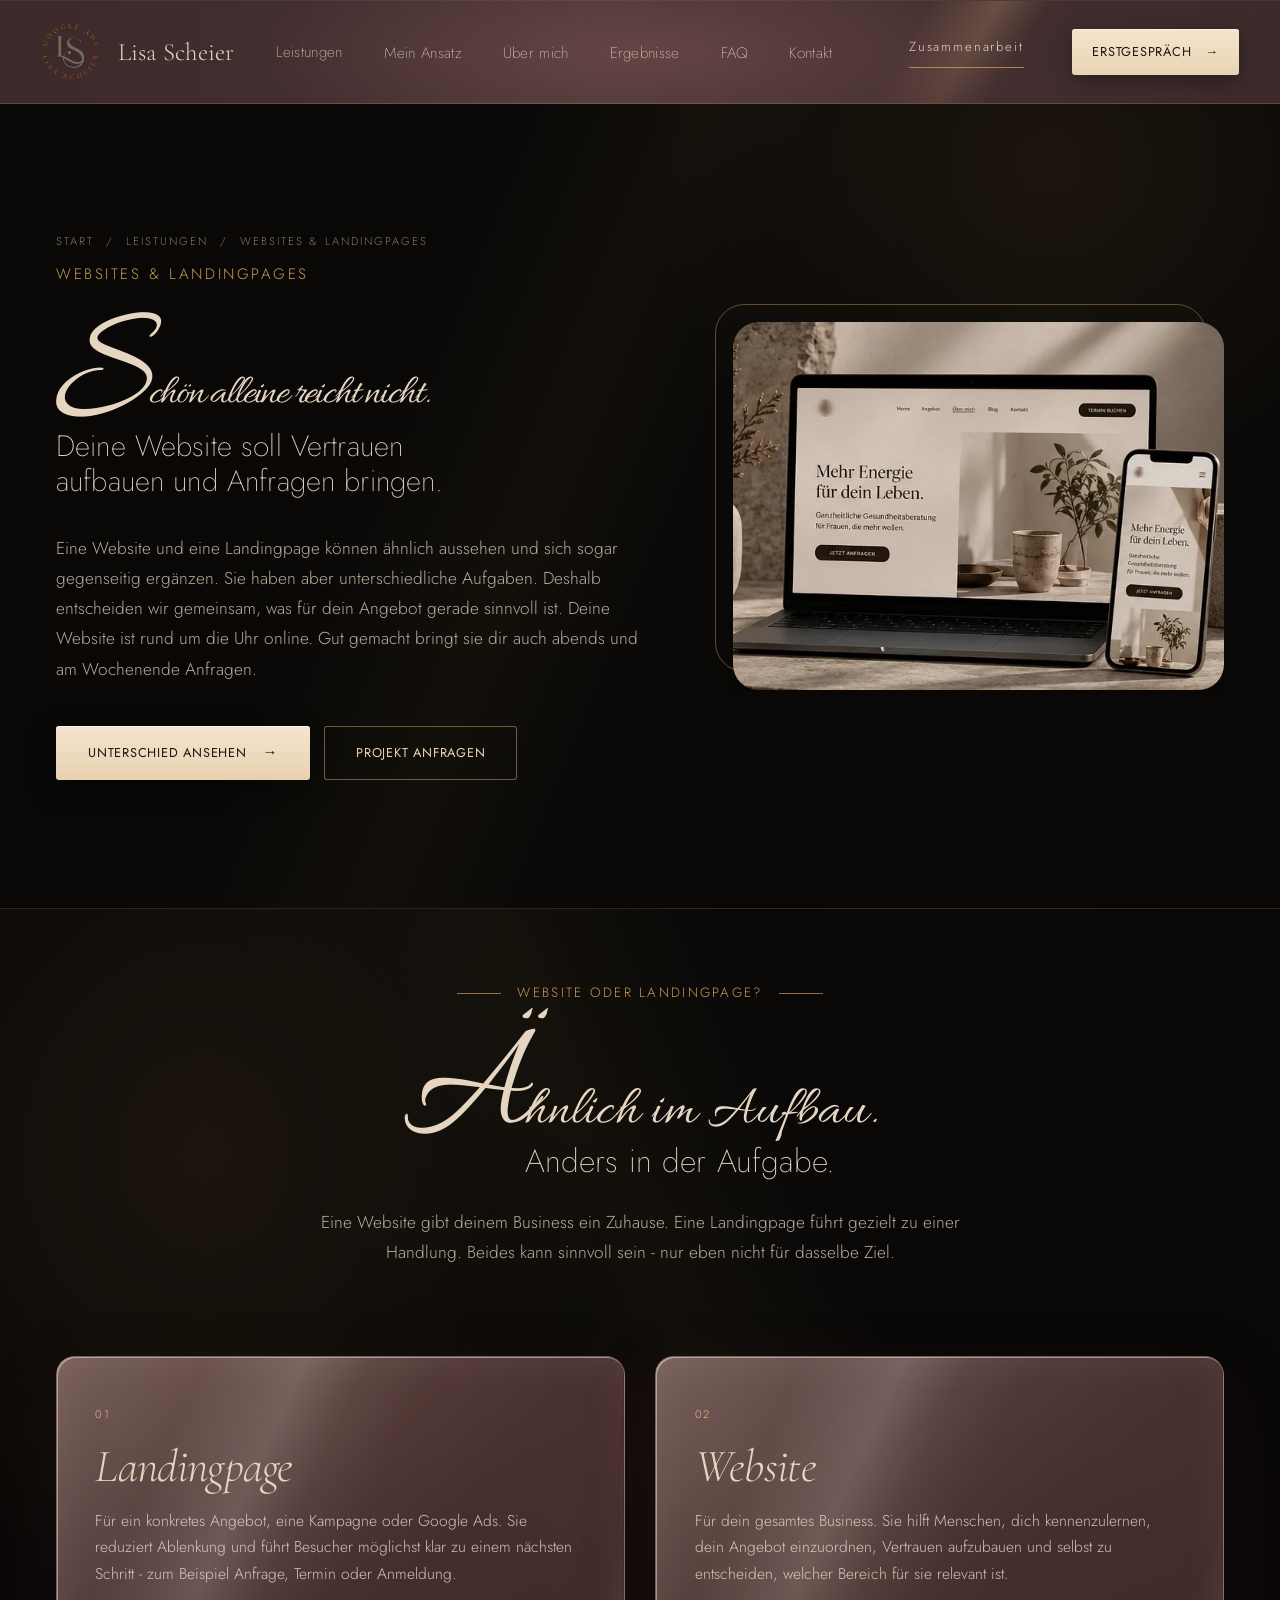
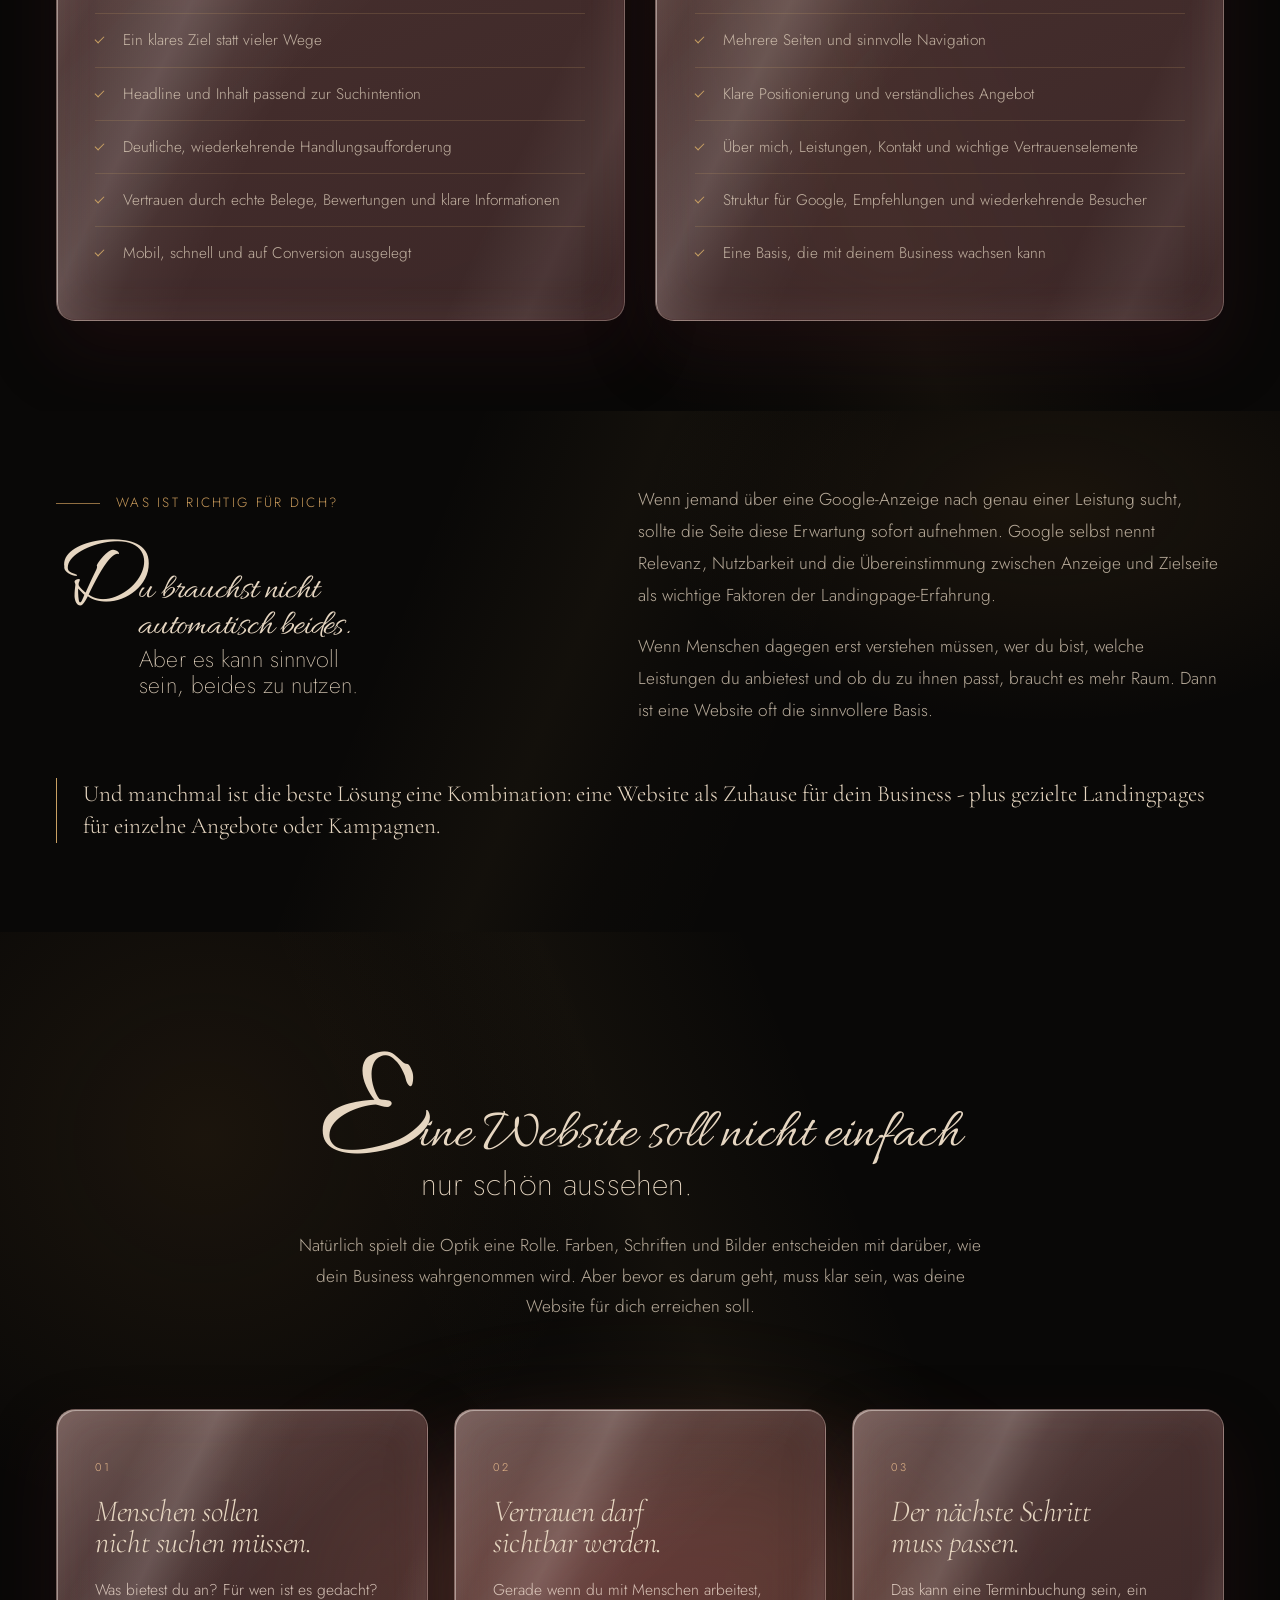
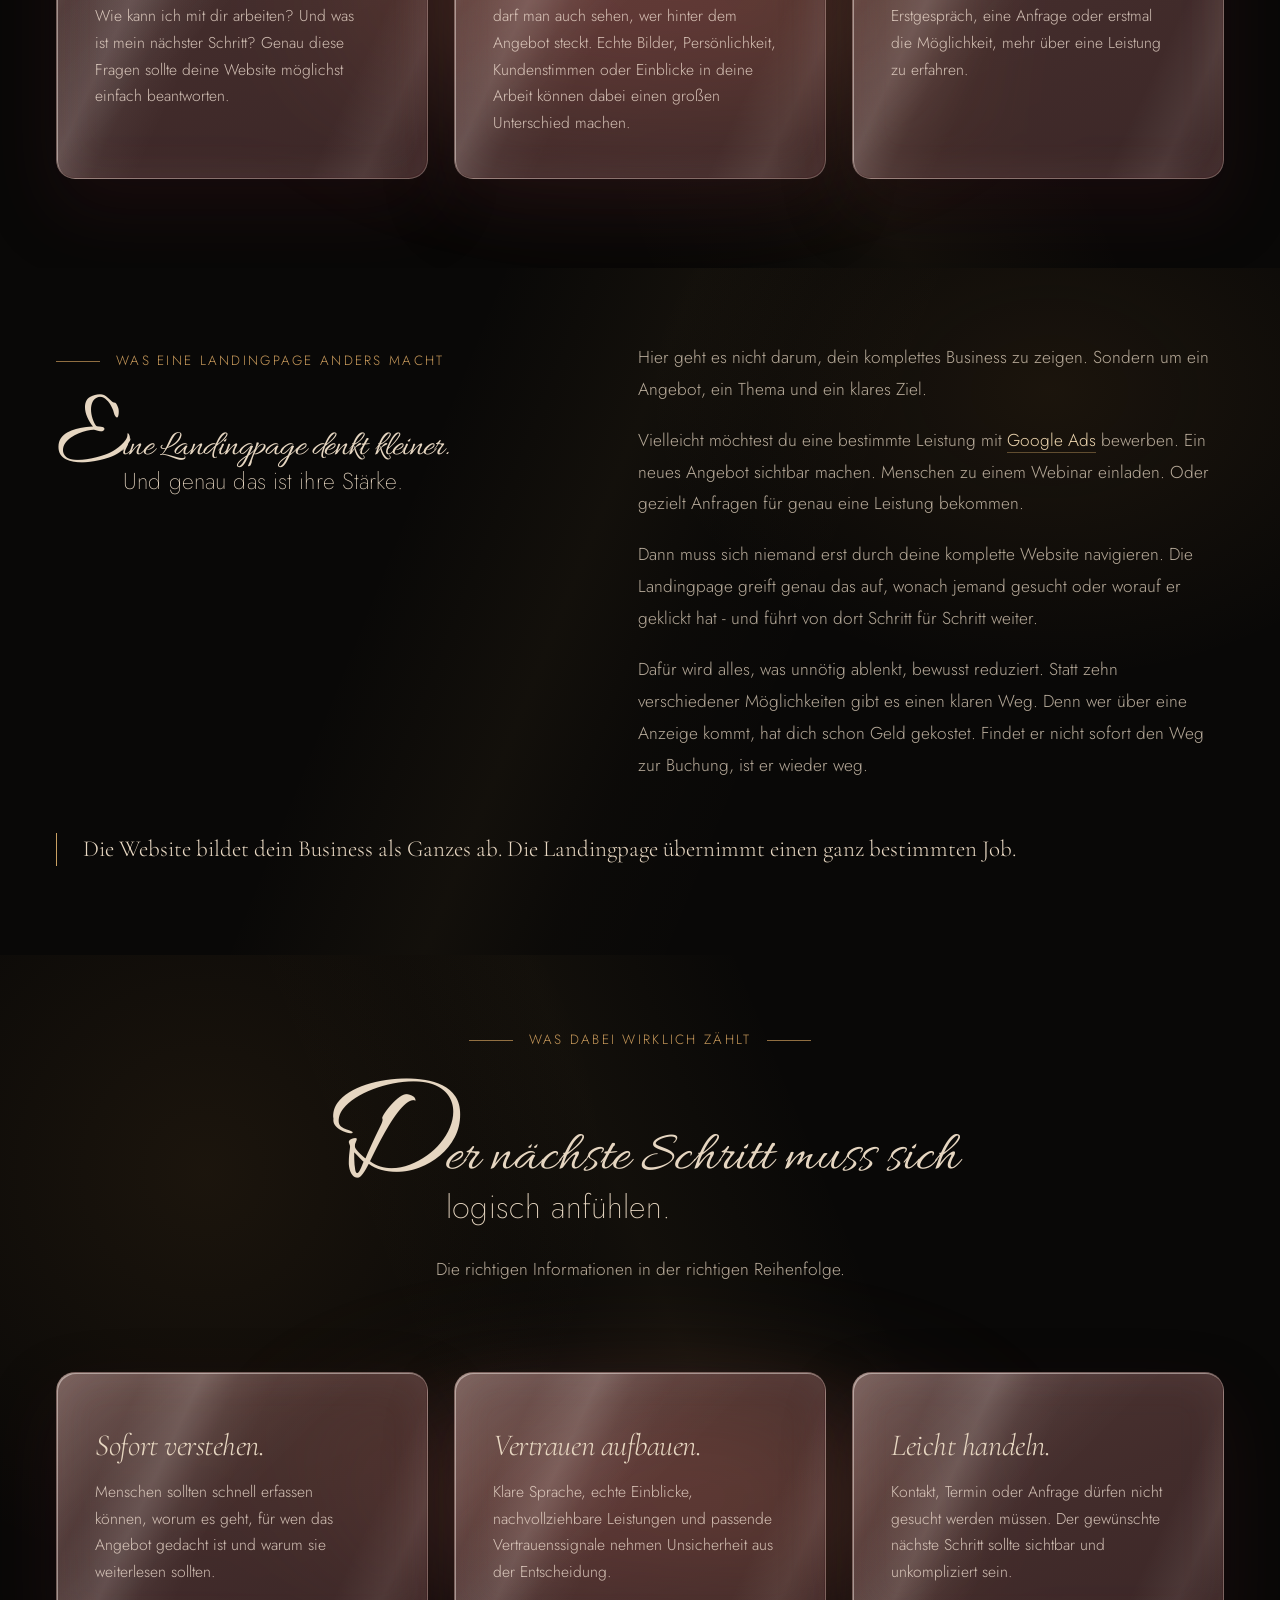
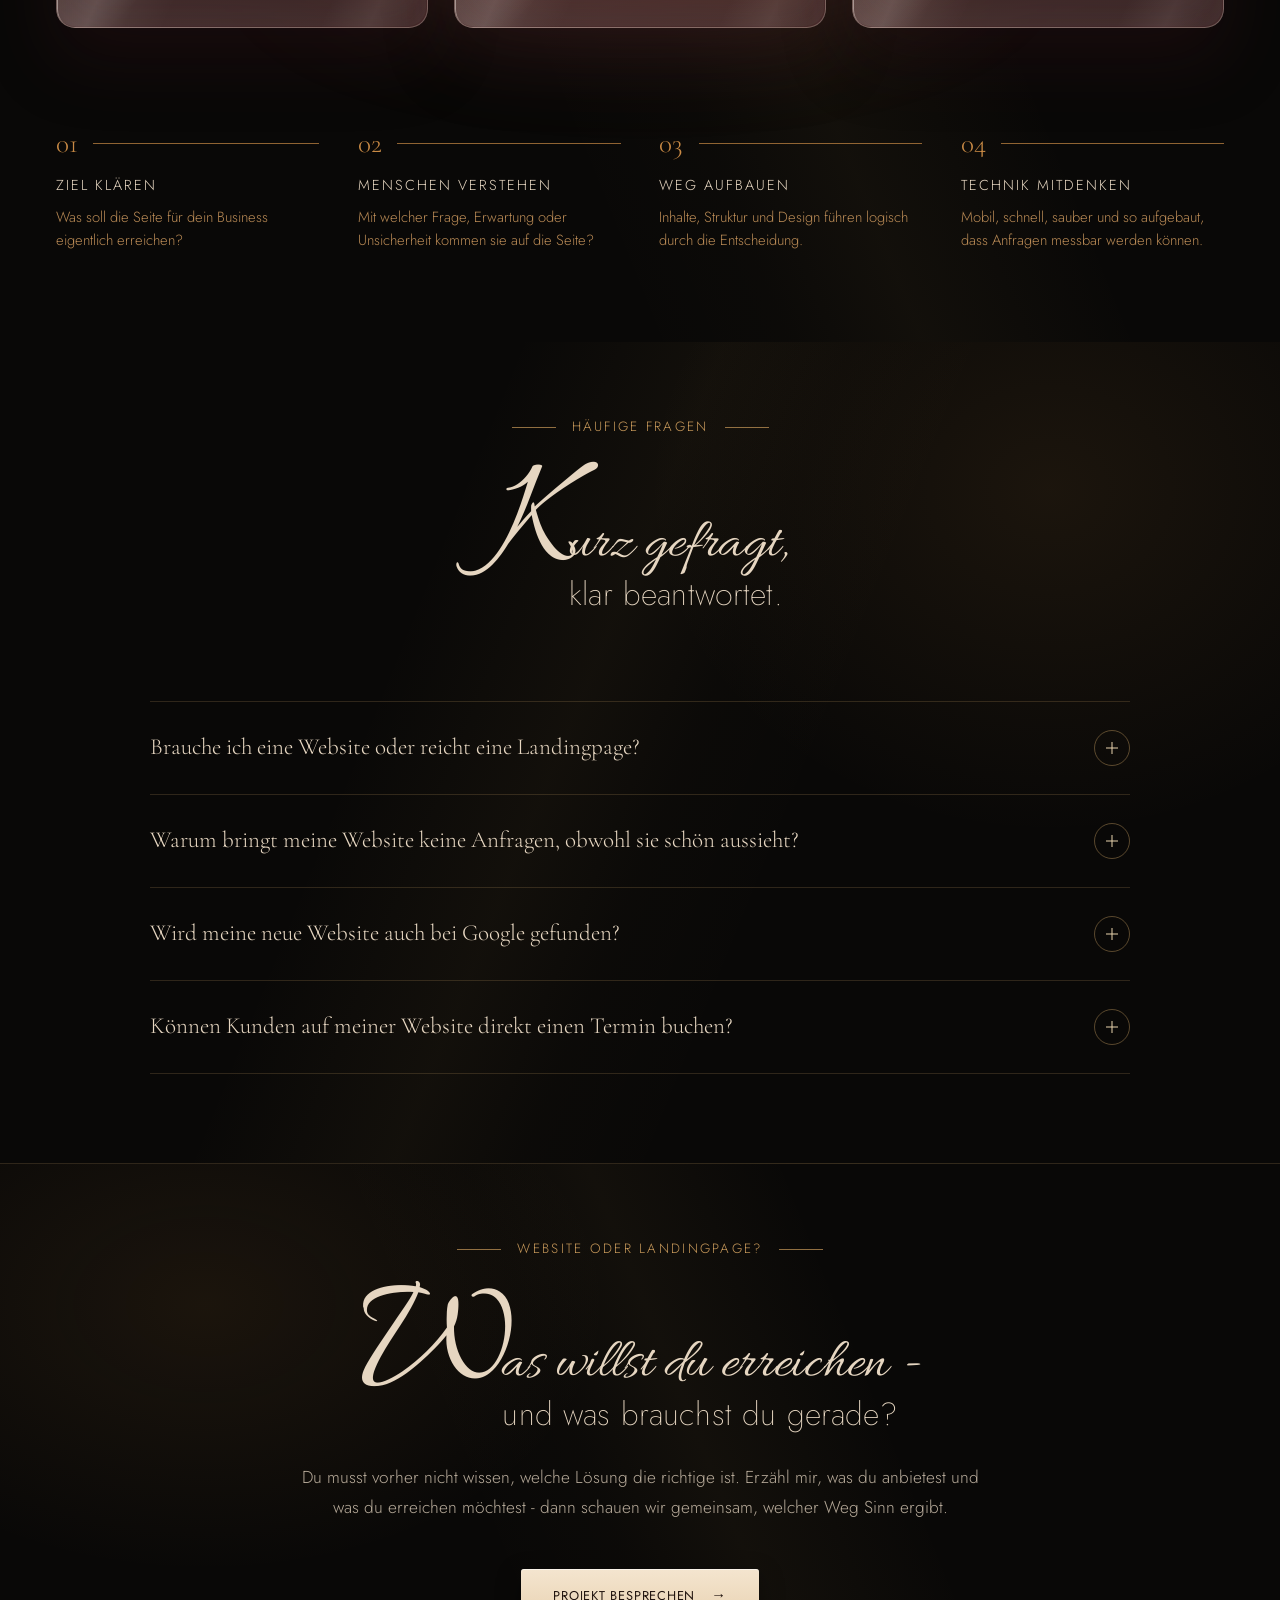
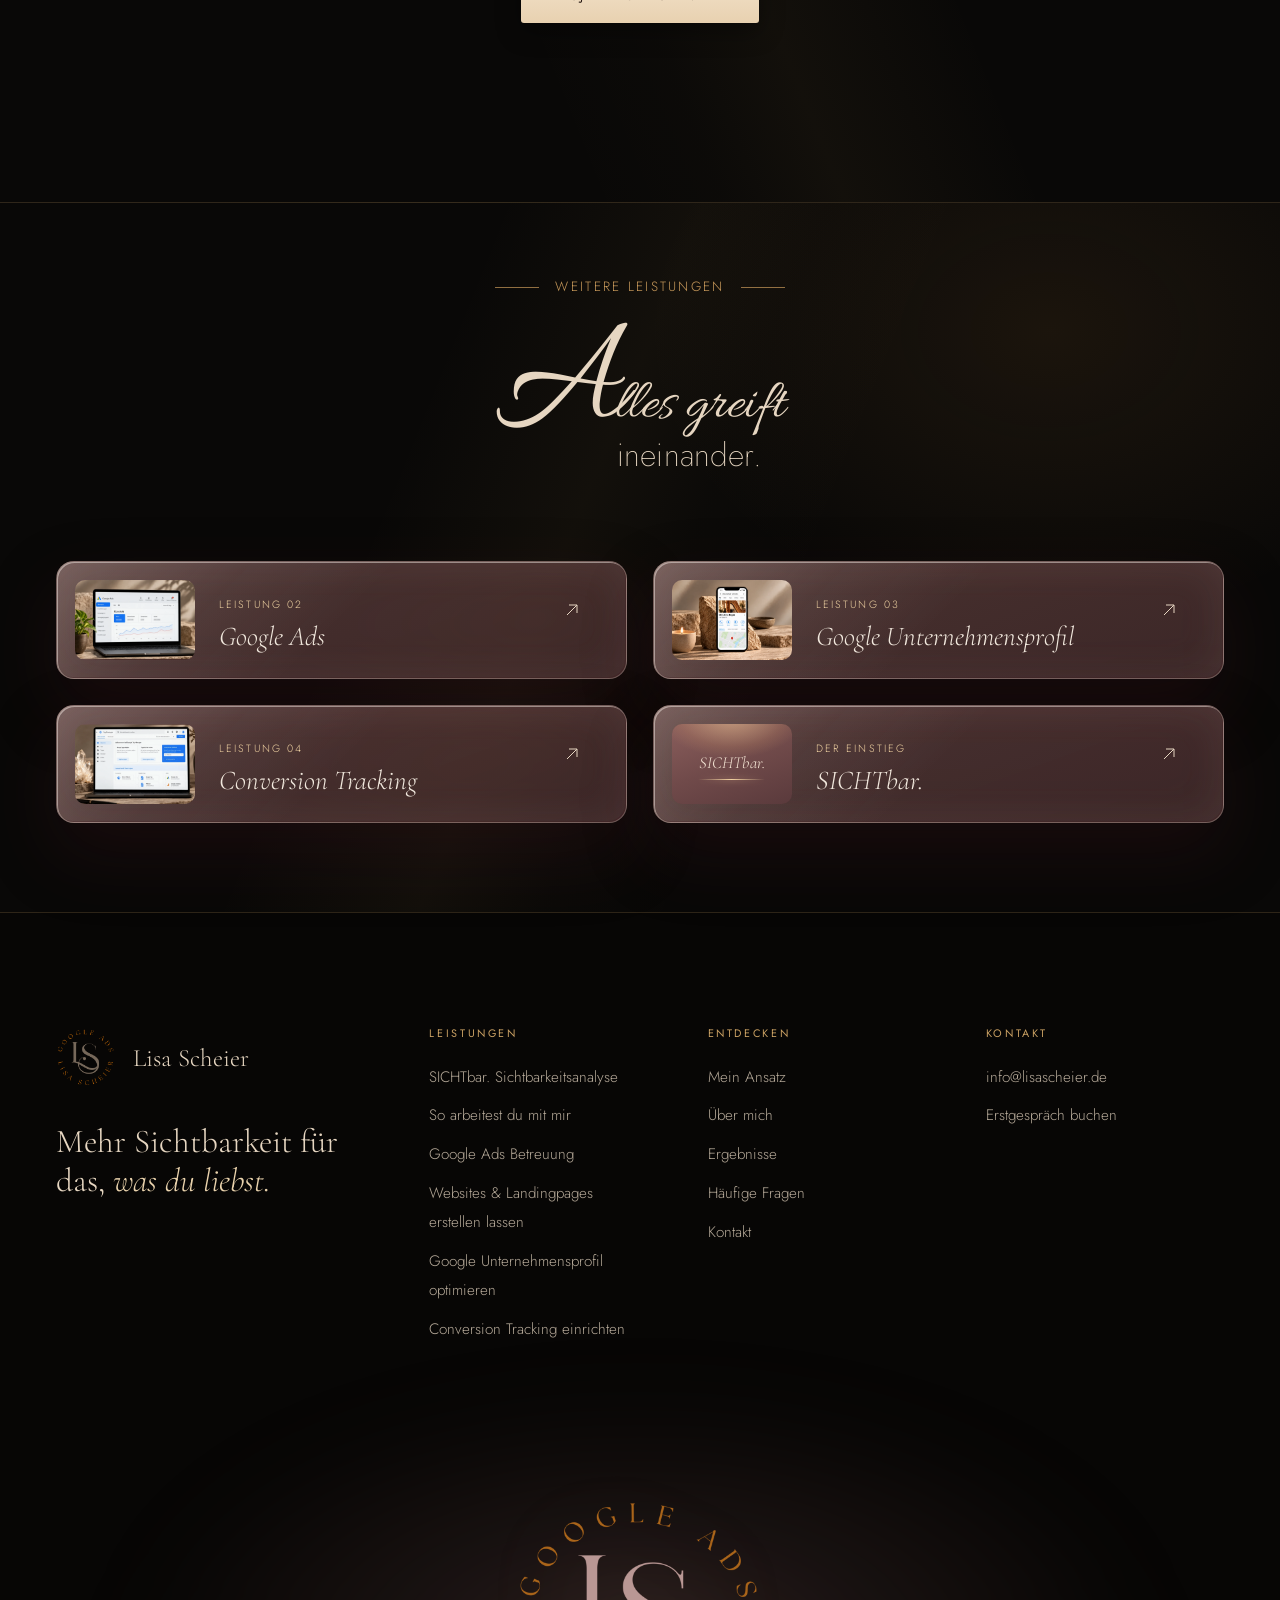
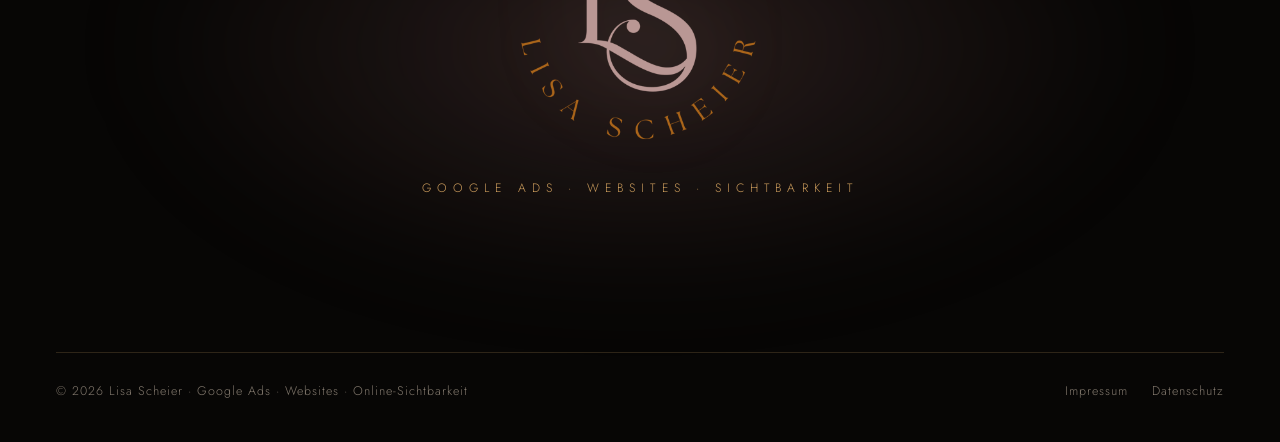
<file: websites-landingpages.html>
<!DOCTYPE html>
<html lang="de">
<head>
<meta charset="utf-8">
<meta name="viewport" content="width=device-width,initial-scale=1,viewport-fit=cover">
<title>Websites & Landingpages, die Anfragen bringen | Lisa Scheier</title>
<meta name="description" content="Websites & Landingpages für Selbstständige: klare Struktur, Vertrauen und messbare Anfragen. Landingpages und Websites persönlich umgesetzt.">
<link rel="canonical" href="https://lisascheier.de/websites-landingpages.html">
<meta name="theme-color" content="#0b0908">
<meta property="og:type" content="website">
<meta property="og:locale" content="de_DE">
<meta property="og:site_name" content="Lisa Scheier">
<meta property="og:title" content="Websites & Landingpages, die Anfragen bringen | Lisa Scheier">
<meta property="og:description" content="Websites & Landingpages für Selbstständige: klare Struktur, Vertrauen und messbare Anfragen. Landingpages und Websites persönlich umgesetzt.">
<meta property="og:url" content="https://lisascheier.de/websites-landingpages.html">
<meta property="og:image" content="https://lisascheier.de/assets/img/vorschau-social.jpg">
<meta property="og:image:width" content="1200">
<meta property="og:image:height" content="630">
<meta name="twitter:card" content="summary_large_image">
<link rel="icon" href="assets/img/logo.png" type="image/png">
<link rel="preload" href="assets/fonts/cormorant-garamond-v21-latin-300.woff2" as="font" type="font/woff2" crossorigin>
<link rel="preload" href="assets/fonts/jost-v20-latin-300.woff2" as="font" type="font/woff2" crossorigin>
<link rel="preload" href="assets/fonts/allura.woff2" as="font" type="font/woff2" crossorigin>

<link rel="stylesheet" href="assets/css/site.css?v=1793032970">
<link rel="stylesheet" href="assets/css/variante-a.css?v=1793032971">
<link rel="stylesheet" href="assets/css/variante-a-schwarz.css?v=1793032971">
<script type="application/ld+json">{"@context": "https://schema.org", "@type": "Service", "name": "Websites & Landingpages", "provider": {"@type": "Person", "name": "Lisa Scheier"}, "areaServed": ["DE", "AT", "CH"], "url": "https://lisascheier.de/websites-landingpages.html"}</script>
</head>
<body>
<a class="skip" href="#main">Zum Inhalt springen</a>
<header class="header">
  <div class="wrap header__inner">
    <a class="brand" href="index.html" aria-label="Lisa Scheier - Startseite">
      <img src="assets/img/logo.png" alt="" width="46" height="46"><span>Lisa Scheier</span>
    </a>
    <nav class="nav" aria-label="Hauptnavigation">
      <ul class="nav__list">
        <li class="has-drop">
          <button class="nav__link is-active" aria-expanded="false" aria-haspopup="true">Leistungen</button>
          <div class="drop"><a href="index.html#leistungen"><small>01</small><strong>Alle Leistungen</strong><span>Websites, Google Ads, Profil &amp; Tracking</span></a><a href="websites-landingpages.html" aria-current="page"><small>02</small><strong>Websites &amp; Landingpages</strong><span>Damit nach dem Klick nicht Schluss ist.</span></a><a href="google-ads.html"><small>03</small><strong>Google Ads</strong><span>Sichtbar, wenn bereits gesucht wird.</span></a><a href="sichtbar.html"><small>04</small><strong>SICHTbar.</strong><span>Deine persönliche Sichtbarkeitsanalyse</span></a><a href="google-unternehmensprofil.html"><small>05</small><strong>Google Unternehmensprofil</strong><span>Der erste Eindruck in Suche und Maps.</span></a><a href="conversion-tracking.html"><small>06</small><strong>Conversion Tracking</strong><span>Sehen, was wirklich wirkt.</span></a><a href="zusammenarbeit.html"><small>07</small><strong>So arbeitest du mit mir</strong><span>SICHTbar., Einzelleistungen &amp; Pakete</span></a></div>
        </li>
        <li><a class="nav__link" href="index.html#ansatz">Mein Ansatz</a></li>
        <li><a class="nav__link" href="index.html#ueber-mich">Über mich</a></li>
        <li><a class="nav__link" href="index.html#ergebnisse">Ergebnisse</a></li>
        <li><a class="nav__link" href="index.html#faq">FAQ</a></li>
        <li><a class="nav__link" href="index.html#kontakt">Kontakt</a></li>
      </ul>
    </nav>
    <div class="header__actions">
      <a class="header__more" href="zusammenarbeit.html">Zusammenarbeit</a>
      <a class="header__cta" href="erstgespraech.html">Erstgespräch <span aria-hidden="true">→</span></a>
      <button class="burger" aria-label="Menü öffnen" aria-expanded="false" aria-controls="mobile-menu"><span></span><span></span></button>
    </div>
  </div>
</header>
<div class="mobile" id="mobile-menu" aria-hidden="true">
  <nav aria-label="Mobile Navigation">
    <a href="index.html#leistungen">Leistungen <small>01</small></a>
    <div class="mobile__sub"><a href="websites-landingpages.html">Websites &amp; Landingpages</a><a href="google-ads.html">Google Ads</a><a href="sichtbar.html">SICHTbar. Sichtbarkeitsanalyse</a><a href="google-unternehmensprofil.html">Google Unternehmensprofil</a><a href="conversion-tracking.html">Conversion Tracking</a><a href="zusammenarbeit.html">So arbeitest du mit mir</a></div>
    <a href="index.html#ansatz">Mein Ansatz <small>02</small></a>
    <a href="index.html#ueber-mich">Über mich <small>03</small></a>
    <a href="index.html#ergebnisse">Ergebnisse <small>04</small></a>
    <a href="index.html#faq">FAQ <small>05</small></a>
    <a href="index.html#kontakt">Kontakt <small>06</small></a>
    <a class="btn" href="erstgespraech.html">Erstgespräch buchen <span class="arr" aria-hidden="true">→</span></a>
  </nav>
  <div class="mobile__meta">
    <a href="mailto:info@lisascheier.de">info@lisascheier.de</a>
  </div>
</div>
<main id="main">
<section class="page-hero">
  <div class="wrap page-hero__grid">
    <div>
      <ol class="crumbs reveal"><li><a href="index.html">Start</a></li><li><a href="index.html#leistungen">Leistungen</a></li><li>Websites &amp; Landingpages</li></ol>
      <span class="kicker reveal">Websites &amp; Landingpages</span>
      <h1 class="hero__title hero__title--sub reveal" data-d="1" aria-label="Schön alleine reicht nicht. Deine Website soll Vertrauen aufbauen und Anfragen bringen."><span class="hero__script" aria-hidden="true"><span class="hero__s">S</span><span class="hero__chade">chön alleine reicht nicht.</span></span> <span class="hero__rest" aria-hidden="true">Deine Website soll Vertrauen aufbauen und Anfragen bringen.</span></h1>
      <p class="lead reveal" data-d="2">Eine Website und eine Landingpage können ähnlich aussehen und sich sogar gegenseitig ergänzen. Sie haben aber unterschiedliche Aufgaben. Deshalb entscheiden wir gemeinsam, was für dein Angebot gerade sinnvoll ist. Deine Website ist rund um die Uhr online. Gut gemacht bringt sie dir auch abends und am Wochenende Anfragen.</p>
      <div class="btns reveal" data-d="3"><a class="btn" href="#unterschied">Unterschied ansehen <span class="arr" aria-hidden="true">→</span></a><a class="btn btn--ghost" href="index.html#kontakt">Projekt anfragen</a></div>
    </div>
    <div class="page-hero__img reveal-img"><img src="assets/img/leistung-websites.webp?v=1793032970" alt="Website und Landingpage auf Laptop und Smartphone" width="758" height="504"></div>
  </div>
</section>

<section class="section section--line" id="unterschied">
  <div class="wrap">
    <div class="head center">
      <span class="kicker reveal">Website oder Landingpage?</span>
      <h2 class="stitle reveal" data-d="1" aria-label="Ähnlich im Aufbau. Anders in der Aufgabe."><span class="stitle__script" aria-hidden="true"><span class="stitle__big">Ä</span><span class="stitle__word">hnlich im Aufbau.</span></span> <span class="stitle__rest" aria-hidden="true">Anders in der Aufgabe.</span></h2>
      <p class="lead reveal" data-d="2">Eine Website gibt deinem Business ein Zuhause. Eine Landingpage führt gezielt zu einer Handlung. Beides kann sinnvoll sein - nur eben nicht für dasselbe Ziel.</p>
    </div>
    <div class="compare">
      <article class="card reveal"><span class="n">01</span><h3>Landingpage</h3><p>Für ein konkretes Angebot, eine Kampagne oder Google Ads. Sie reduziert Ablenkung und führt Besucher möglichst klar zu einem nächsten Schritt - zum Beispiel Anfrage, Termin oder Anmeldung.</p>
        <ul><li>Ein klares Ziel statt vieler Wege</li><li>Headline und Inhalt passend zur Suchintention</li><li>Deutliche, wiederkehrende Handlungsaufforderung</li><li>Vertrauen durch echte Belege, Bewertungen und klare Informationen</li><li>Mobil, schnell und auf Conversion ausgelegt</li></ul></article>
      <article class="card reveal" data-d="1"><span class="n">02</span><h3>Website</h3><p>Für dein gesamtes Business. Sie hilft Menschen, dich kennenzulernen, dein Angebot einzuordnen, Vertrauen aufzubauen und selbst zu entscheiden, welcher Bereich für sie relevant ist.</p>
        <ul><li>Mehrere Seiten und sinnvolle Navigation</li><li>Klare Positionierung und verständliches Angebot</li><li>Über mich, Leistungen, Kontakt und wichtige Vertrauenselemente</li><li>Struktur für Google, Empfehlungen und wiederkehrende Besucher</li><li>Eine Basis, die mit deinem Business wachsen kann</li></ul></article>
    </div>
  </div>
</section>

<section class="section section--tint">
  <div class="wrap split">
    <div>
      <span class="kicker reveal">Was ist richtig für dich?</span>
      <h2 class="stitle reveal" data-d="1" aria-label="Du brauchst nicht automatisch beides. Aber es kann sinnvoll sein, beides zu nutzen."><span class="stitle__script" aria-hidden="true"><span class="stitle__big">D</span><span class="stitle__word">u brauchst nicht automatisch beides.</span></span> <span class="stitle__rest" aria-hidden="true">Aber es kann sinnvoll sein, beides zu nutzen.</span></h2>
    </div>
    <div class="prose reveal" data-d="2">
      <p>Wenn jemand über eine Google-Anzeige nach genau einer Leistung sucht, sollte die Seite diese Erwartung sofort aufnehmen. Google selbst nennt Relevanz, Nutzbarkeit und die Übereinstimmung zwischen Anzeige und Zielseite als wichtige Faktoren der Landingpage-Erfahrung.</p>
      <p>Wenn Menschen dagegen erst verstehen müssen, wer du bist, welche Leistungen du anbietest und ob du zu ihnen passt, braucht es mehr Raum. Dann ist eine Website oft die sinnvollere Basis.</p>
    </div>
  </div>
  <div class="wrap">
    <p class="pull pull--wide reveal">Und manchmal ist die beste Lösung eine Kombination: eine Website als Zuhause für dein Business - plus gezielte Landingpages für einzelne Angebote oder Kampagnen.</p>
  </div>
</section>

<section class="section">
  <div class="wrap">
    <div class="head center">
      <span class="kicker reveal">Was eine Website leisten sollte</span>
      <h2 class="stitle reveal" data-d="1" aria-label="Eine Website soll nicht einfach nur schön aussehen."><span class="stitle__script" aria-hidden="true"><span class="stitle__big">E</span><span class="stitle__word">ine Website soll nicht einfach</span></span> <span class="stitle__rest" aria-hidden="true">nur schön aussehen.</span></h2>
      <p class="lead reveal" data-d="2">Natürlich spielt die Optik eine Rolle. Farben, Schriften und Bilder entscheiden mit darüber, wie dein Business wahrgenommen wird. Aber bevor es darum geht, muss klar sein, was deine Website für dich erreichen soll.</p>
    </div>
    <div class="cards">
      <article class="card reveal"><span class="n">01</span><h3>Menschen sollen nicht suchen müssen.</h3><p>Was bietest du an? Für wen ist es gedacht? Wie kann ich mit dir arbeiten? Und was ist mein nächster Schritt? Genau diese Fragen sollte deine Website möglichst einfach beantworten.</p></article>
      <article class="card reveal" data-d="1"><span class="n">02</span><h3>Vertrauen darf sichtbar werden.</h3><p>Gerade wenn du mit Menschen arbeitest, darf man auch sehen, wer hinter dem Angebot steckt. Echte Bilder, Persönlichkeit, Kundenstimmen oder Einblicke in deine Arbeit können dabei einen großen Unterschied machen.</p></article>
      <article class="card reveal" data-d="2"><span class="n">03</span><h3>Der nächste Schritt muss passen.</h3><p>Das kann eine Terminbuchung sein, ein Erstgespräch, eine Anfrage oder erstmal die Möglichkeit, mehr über eine Leistung zu erfahren.</p></article>
    </div>
  </div>
</section>

<section class="section section--tint">
  <div class="wrap split">
    <div>
      <span class="kicker reveal">Was eine Landingpage anders macht</span>
      <h2 class="stitle reveal" data-d="1" aria-label="Eine Landingpage denkt kleiner. Und genau das ist ihre Stärke."><span class="stitle__script" aria-hidden="true"><span class="stitle__big">E</span><span class="stitle__word">ine Landingpage denkt kleiner.</span></span> <span class="stitle__rest" aria-hidden="true">Und genau das ist ihre Stärke.</span></h2>
    </div>
    <div class="prose reveal" data-d="2">
      <p>Hier geht es nicht darum, dein komplettes Business zu zeigen. Sondern um ein Angebot, ein Thema und ein klares Ziel.</p>
      <p>Vielleicht möchtest du eine bestimmte Leistung mit <a class="textlink" href="google-ads.html">Google Ads</a> bewerben. Ein neues Angebot sichtbar machen. Menschen zu einem Webinar einladen. Oder gezielt Anfragen für genau eine Leistung bekommen.</p>
      <p>Dann muss sich niemand erst durch deine komplette Website navigieren. Die Landingpage greift genau das auf, wonach jemand gesucht oder worauf er geklickt hat - und führt von dort Schritt für Schritt weiter.</p>
      <p>Dafür wird alles, was unnötig ablenkt, bewusst reduziert. Statt zehn verschiedener Möglichkeiten gibt es einen klaren Weg. Denn wer über eine Anzeige kommt, hat dich schon Geld gekostet. Findet er nicht sofort den Weg zur Buchung, ist er wieder weg.</p>
    </div>
  </div>
  <div class="wrap">
    <p class="pull pull--wide reveal">Die Website bildet dein Business als Ganzes ab. Die Landingpage übernimmt einen ganz bestimmten Job.</p>
  </div>
</section>

<section class="section">
  <div class="wrap">
    <div class="head center">
      <span class="kicker reveal">Was dabei wirklich zählt</span>
      <h2 class="stitle reveal" data-d="1" aria-label="Der nächste Schritt muss sich logisch anfühlen."><span class="stitle__script" aria-hidden="true"><span class="stitle__big">D</span><span class="stitle__word">er nächste Schritt muss sich</span></span> <span class="stitle__rest" aria-hidden="true">logisch anfühlen.</span></h2>
      <p class="lead lead--line reveal" data-d="2">Die richtigen Informationen in der richtigen Reihenfolge.</p>
    </div>
    <div class="cards" style="margin-bottom:clamp(64px,8vw,110px)">
      <article class="card reveal"><h3>Sofort verstehen.</h3><p>Menschen sollten schnell erfassen können, worum es geht, für wen das Angebot gedacht ist und warum sie weiterlesen sollten.</p></article>
      <article class="card reveal" data-d="1"><h3>Vertrauen aufbauen.</h3><p>Klare Sprache, echte Einblicke, nachvollziehbare Leistungen und passende Vertrauenssignale nehmen Unsicherheit aus der Entscheidung.</p></article>
      <article class="card reveal" data-d="2"><h3>Leicht handeln.</h3><p>Kontakt, Termin oder Anfrage dürfen nicht gesucht werden müssen. Der gewünschte nächste Schritt sollte sichtbar und unkompliziert sein.</p></article>
    </div>
    <ol class="steps">
      <li><span class="n">01</span><h3>Ziel klären</h3><p>Was soll die Seite für dein Business eigentlich erreichen?</p></li>
      <li><span class="n">02</span><h3>Menschen verstehen</h3><p>Mit welcher Frage, Erwartung oder Unsicherheit kommen sie auf die Seite?</p></li>
      <li><span class="n">03</span><h3>Weg aufbauen</h3><p>Inhalte, Struktur und Design führen logisch durch die Entscheidung.</p></li>
      <li><span class="n">04</span><h3>Technik mitdenken</h3><p>Mobil, schnell, sauber und so aufgebaut, dass Anfragen messbar werden können.</p></li>
    </ol>
  </div>
</section>
<section class="section faq faq--page" id="fragen">
  <div class="wrap">
    <div class="head center">
      <span class="kicker reveal">Häufige Fragen</span>
      <h2 class="stitle reveal" data-d="1" aria-label="Kurz gefragt, klar beantwortet."><span class="stitle__script" aria-hidden="true"><span class="stitle__big">K</span><span class="stitle__word">urz gefragt,</span></span> <span class="stitle__rest" aria-hidden="true">klar beantwortet.</span></h2>
    </div>
    <div class="faq__list faq__list--center">
        <details><summary><h3 class="faq__q">Brauche ich eine Website oder reicht eine Landingpage?</h3><i aria-hidden="true"></i></summary><div class="faq__answer"><p>Für ein einzelnes Angebot oder eine Google-Ads-Kampagne reicht oft eine Landingpage. Willst du dein ganzes Business zeigen und auch ohne Anzeigen gefunden werden, brauchst du eine Website. Am stärksten ist häufig die Kombination: die Website als Zuhause, Landingpages für einzelne Angebote.</p></div></details>
        <details><summary><h3 class="faq__q">Warum bringt meine Website keine Anfragen, obwohl sie schön aussieht?</h3><i aria-hidden="true"></i></summary><div class="faq__answer"><p>Weil Optik allein niemanden zum Buchen bringt. Meist fehlt ein klarer nächster Schritt, das Angebot ist nicht in Sekunden verständlich, oder die Seite funktioniert am Handy schlecht. Wo es bei dir hakt, zeigt dir <a class="textlink" href="sichtbar.html">SICHTbar.</a></p></div></details>
        <details><summary><h3 class="faq__q">Wird meine neue Website auch bei Google gefunden?</h3><i aria-hidden="true"></i></summary><div class="faq__answer"><p>Die SEO-Grundlagen baue ich von Anfang an mit ein: saubere Struktur, klare Seitentitel, schnelle Ladezeit und eine Seite, die am Handy funktioniert. So versteht Google, was du anbietest. Eine laufende Suchmaschinenoptimierung mit regelmäßigen Inhalten und Backlinks gehört nicht zu meinem Angebot, und sie braucht meist Monate. Wer schneller sichtbar sein will, kombiniert die Website mit <a class="textlink" href="google-ads.html">Google Ads</a>.</p></div></details>
        <details><summary><h3 class="faq__q">Können Kunden auf meiner Website direkt einen Termin buchen?</h3><i aria-hidden="true"></i></summary><div class="faq__answer"><p>Ja. Ein Buchungskalender lässt sich direkt in die Seite einbauen, sodass niemand erst eine Mail schreiben muss. Mit <a class="textlink" href="conversion-tracking.html">Conversion Tracking</a> siehst du dann auch, wie viele Buchungen über die Seite kommen.</p></div></details>
    </div>
  </div>
</section>
<script type="application/ld+json">{"@context": "https://schema.org", "@type": "FAQPage", "mainEntity": [{"@type": "Question", "name": "Brauche ich eine Website oder reicht eine Landingpage?", "acceptedAnswer": {"@type": "Answer", "text": "Für ein einzelnes Angebot oder eine Google-Ads-Kampagne reicht oft eine Landingpage. Willst du dein ganzes Business zeigen und auch ohne Anzeigen gefunden werden, brauchst du eine Website. Am stärksten ist häufig die Kombination: die Website als Zuhause, Landingpages für einzelne Angebote."}}, {"@type": "Question", "name": "Warum bringt meine Website keine Anfragen, obwohl sie schön aussieht?", "acceptedAnswer": {"@type": "Answer", "text": "Weil Optik allein niemanden zum Buchen bringt. Meist fehlt ein klarer nächster Schritt, das Angebot ist nicht in Sekunden verständlich, oder die Seite funktioniert am Handy schlecht. Wo es bei dir hakt, zeigt dir SICHTbar."}}, {"@type": "Question", "name": "Wird meine neue Website auch bei Google gefunden?", "acceptedAnswer": {"@type": "Answer", "text": "Die SEO-Grundlagen baue ich von Anfang an mit ein: saubere Struktur, klare Seitentitel, schnelle Ladezeit und eine Seite, die am Handy funktioniert. So versteht Google, was du anbietest. Eine laufende Suchmaschinenoptimierung mit regelmäßigen Inhalten und Backlinks gehört nicht zu meinem Angebot, und sie braucht meist Monate. Wer schneller sichtbar sein will, kombiniert die Website mit Google Ads."}}, {"@type": "Question", "name": "Können Kunden auf meiner Website direkt einen Termin buchen?", "acceptedAnswer": {"@type": "Answer", "text": "Ja. Ein Buchungskalender lässt sich direkt in die Seite einbauen, sodass niemand erst eine Mail schreiben muss. Mit Conversion Tracking siehst du dann auch, wie viele Buchungen über die Seite kommen."}}]}</script>
<section class="cta" id="kontakt-cta">
  <div class="wrap center">
    <span class="kicker reveal">Website oder Landingpage?</span>
    <h2 class="stitle reveal" data-d="1" aria-label="Was willst du erreichen - und was brauchst du gerade?"><span class="stitle__script" aria-hidden="true"><span class="stitle__big">W</span><span class="stitle__word">as willst du erreichen -</span></span> <span class="stitle__rest" aria-hidden="true">und was brauchst du gerade?</span></h2>
    <p class="lead reveal" data-d="2">Du musst vorher nicht wissen, welche Lösung die richtige ist. Erzähl mir, was du anbietest und was du erreichen möchtest - dann schauen wir gemeinsam, welcher Weg Sinn ergibt.</p>
    <div class="btns reveal" data-d="3"><a class="btn" href="index.html#kontakt">Projekt besprechen <span class="arr" aria-hidden="true">→</span></a></div>
  </div>
</section>
<section class="section section--line">
  <div class="wrap">
    <div class="head center"><span class="kicker reveal">Weitere Leistungen</span><h2 class="stitle reveal" data-d="1" aria-label="Alles greift ineinander."><span class="stitle__script" aria-hidden="true"><span class="stitle__big">A</span><span class="stitle__word">lles greift</span></span> <span class="stitle__rest" aria-hidden="true">ineinander.</span></h2></div>
    <div class="more"><a href="google-ads.html" class="reveal"><img src="assets/img/leistung-google-ads.webp?v=1793032970" alt="" loading="lazy" width="120" height="80"><div><small>Leistung 02</small><strong>Google Ads</strong></div><span class="service__arrow"><svg width="16" height="16" viewBox="0 0 16 16" aria-hidden="true"><path d="M3 13L13 3M5 3h8v8" fill="none" stroke="currentColor"/></svg></span></a><a href="google-unternehmensprofil.html" class="reveal"><img src="assets/img/leistung-unternehmensprofil.webp?v=1793032970" alt="" loading="lazy" width="120" height="80"><div><small>Leistung 03</small><strong>Google Unternehmensprofil</strong></div><span class="service__arrow"><svg width="16" height="16" viewBox="0 0 16 16" aria-hidden="true"><path d="M3 13L13 3M5 3h8v8" fill="none" stroke="currentColor"/></svg></span></a><a href="conversion-tracking.html" class="reveal"><img src="assets/img/leistung-tracking.webp?v=1793032970" alt="" loading="lazy" width="120" height="80"><div><small>Leistung 04</small><strong>Conversion Tracking</strong></div><span class="service__arrow"><svg width="16" height="16" viewBox="0 0 16 16" aria-hidden="true"><path d="M3 13L13 3M5 3h8v8" fill="none" stroke="currentColor"/></svg></span></a><a href="sichtbar.html" class="reveal"><span class="more__thumb" aria-hidden="true">SICHTbar.</span><div><small>Der Einstieg</small><strong>SICHTbar.</strong></div><span class="service__arrow"><svg width="16" height="16" viewBox="0 0 16 16" aria-hidden="true"><path d="M3 13L13 3M5 3h8v8" fill="none" stroke="currentColor"/></svg></span></a></div>
  </div>
</section>
</main>
<footer class="footer">
  <div class="wrap">
    <div class="footer__top">
      <div>
        <a class="brand" href="index.html"><img src="assets/img/logo.png" alt="" width="46" height="46"><span>Lisa Scheier</span></a>
        <p class="footer__claim">Mehr Sichtbarkeit für das, <em>was du liebst.</em></p>
      </div>
      <div>
        <h4>Leistungen</h4>
        <ul>
          <li><a href="sichtbar.html">SICHTbar. Sichtbarkeitsanalyse</a></li>
          <li><a href="zusammenarbeit.html">So arbeitest du mit mir</a></li>
          <li><a href="google-ads.html">Google Ads Betreuung</a></li>
          <li><a href="websites-landingpages.html">Websites &amp; Landingpages erstellen lassen</a></li>
          <li><a href="google-unternehmensprofil.html">Google Unternehmensprofil optimieren</a></li>
          <li><a href="conversion-tracking.html">Conversion Tracking einrichten</a></li>
        </ul>
      </div>
      <div>
        <h4>Entdecken</h4>
        <ul>
          <li><a href="index.html#ansatz">Mein Ansatz</a></li>
          <li><a href="index.html#ueber-mich">Über mich</a></li>
          <li><a href="index.html#ergebnisse">Ergebnisse</a></li>
          <li><a href="index.html#faq">Häufige Fragen</a></li>
          <li><a href="index.html#kontakt">Kontakt</a></li>
        </ul>
      </div>
      <div>
        <h4>Kontakt</h4>
        <ul>
          <li><a href="mailto:info@lisascheier.de">info@lisascheier.de</a></li>
          <li><a href="erstgespraech.html">Erstgespräch buchen</a></li>
        </ul>
      </div>
    </div>
    <div class="footer__brandmark" aria-hidden="true"><img class="footer__logo" src="assets/img/logo-footer.png" alt="" width="400" height="400" loading="lazy"><span class="footer__tag">Google Ads · Websites · Sichtbarkeit</span></div>
    <div class="footer__bottom">
      <span>© <span data-year>2026</span> Lisa Scheier · Google Ads · Websites · Online-Sichtbarkeit</span>
      <nav aria-label="Rechtliches">
        <a href="impressum.html">Impressum</a>
        <a href="datenschutz.html">Datenschutz</a>
      </nav>
    </div>
  </div>
</footer>
<script src="assets/js/site.js?v=1793032970" defer></script>
</body>
</html>
</file>
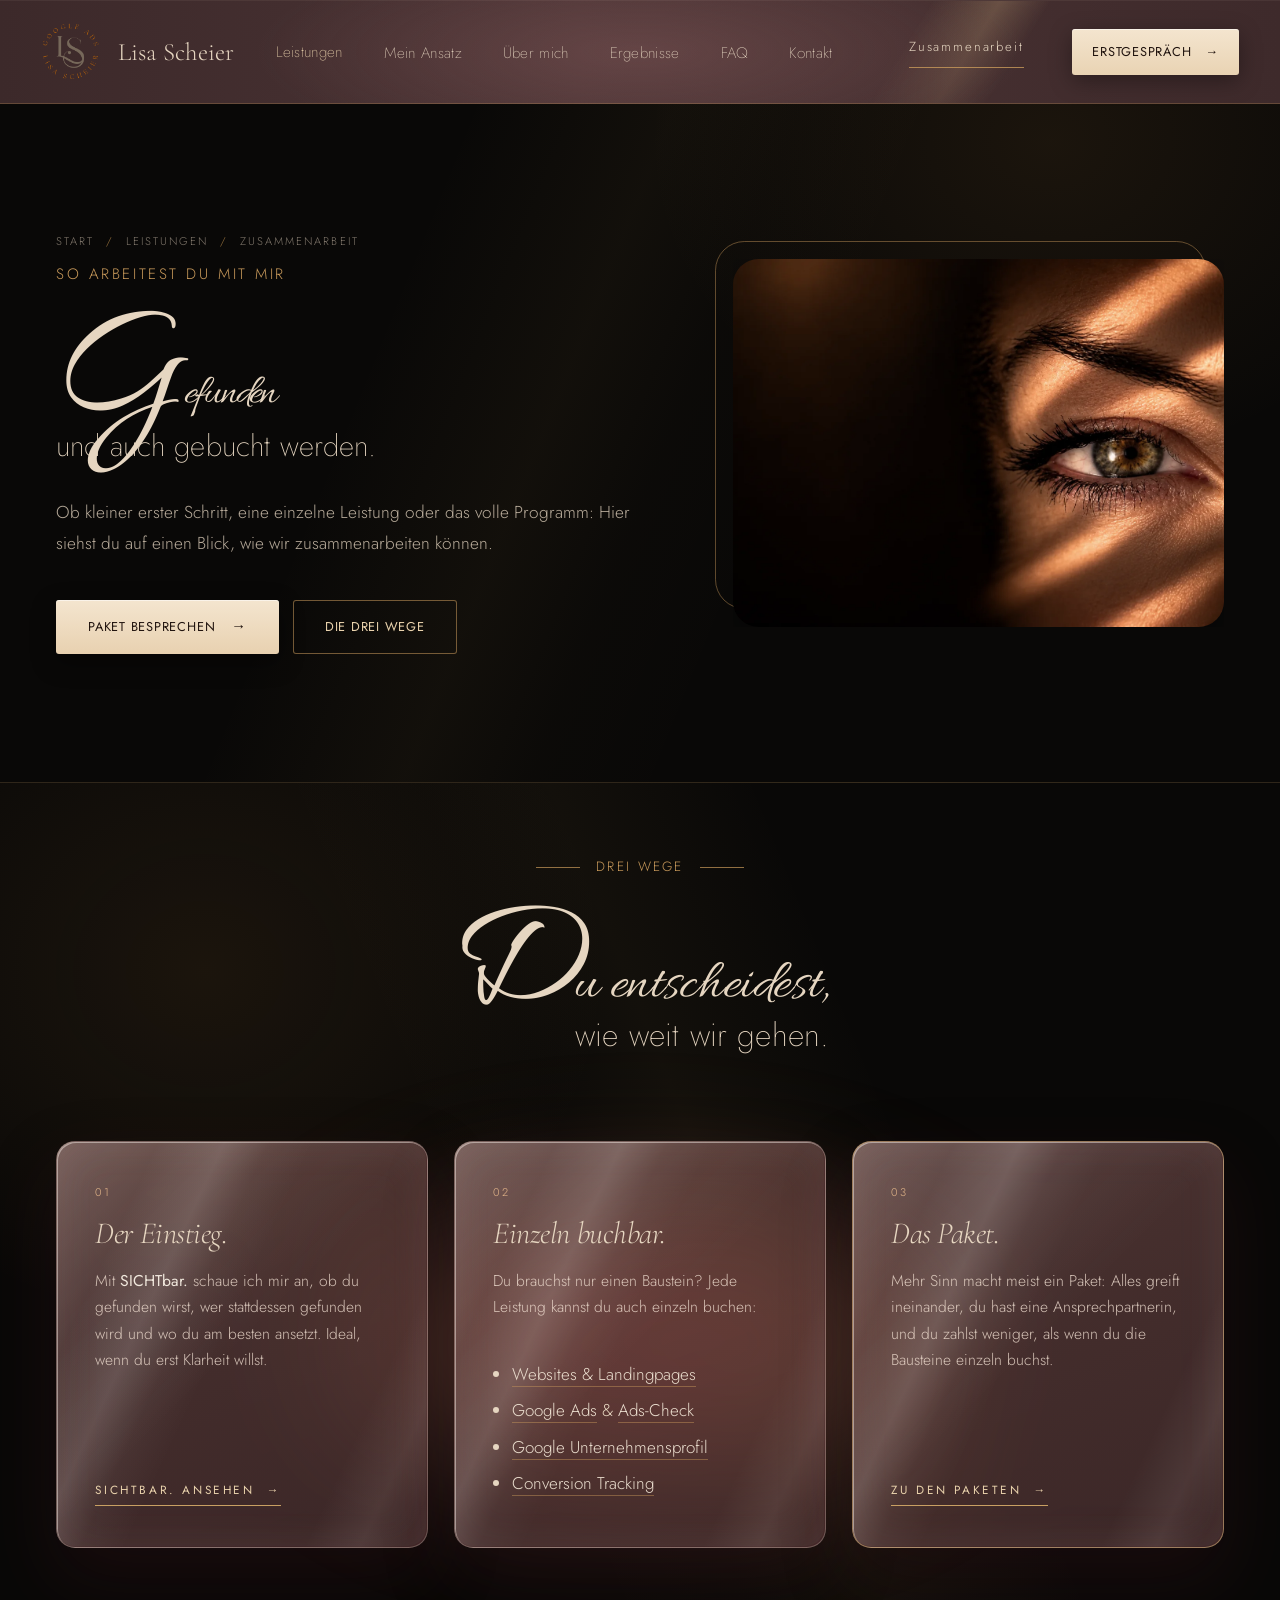
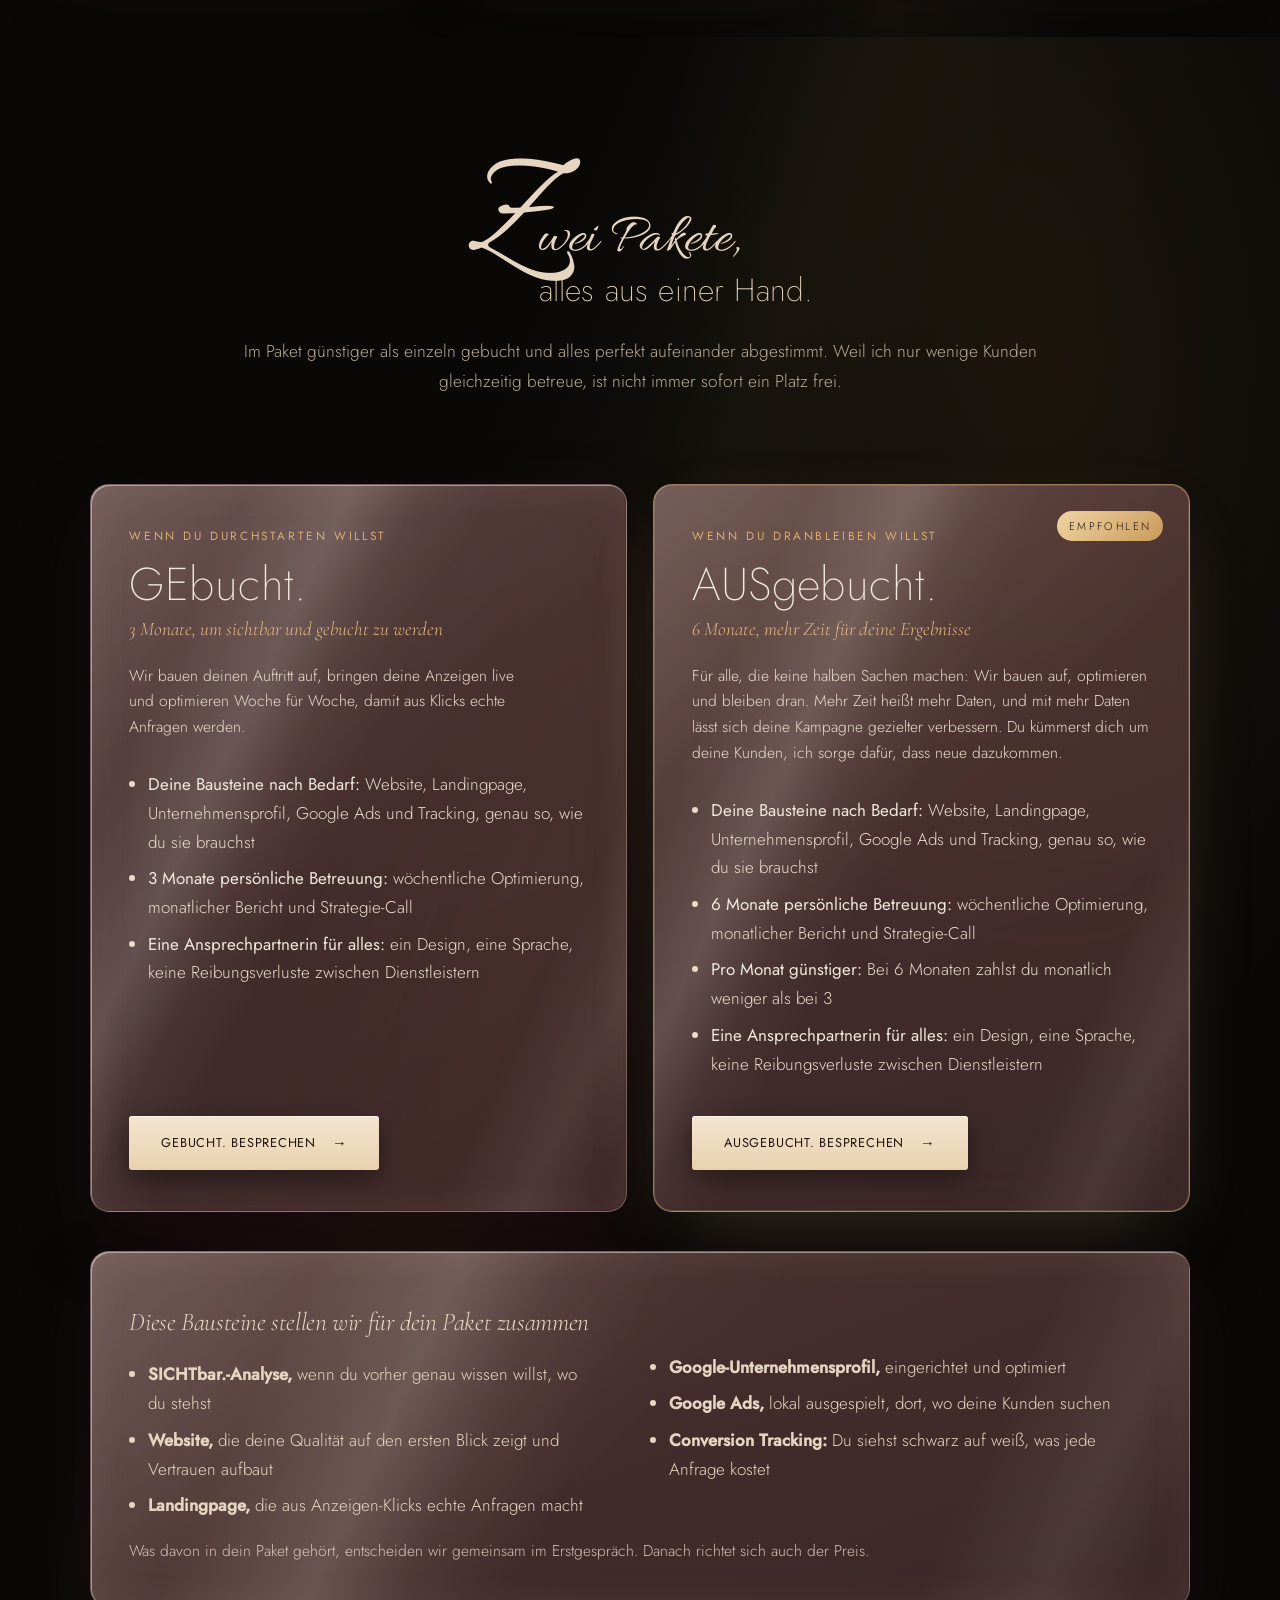
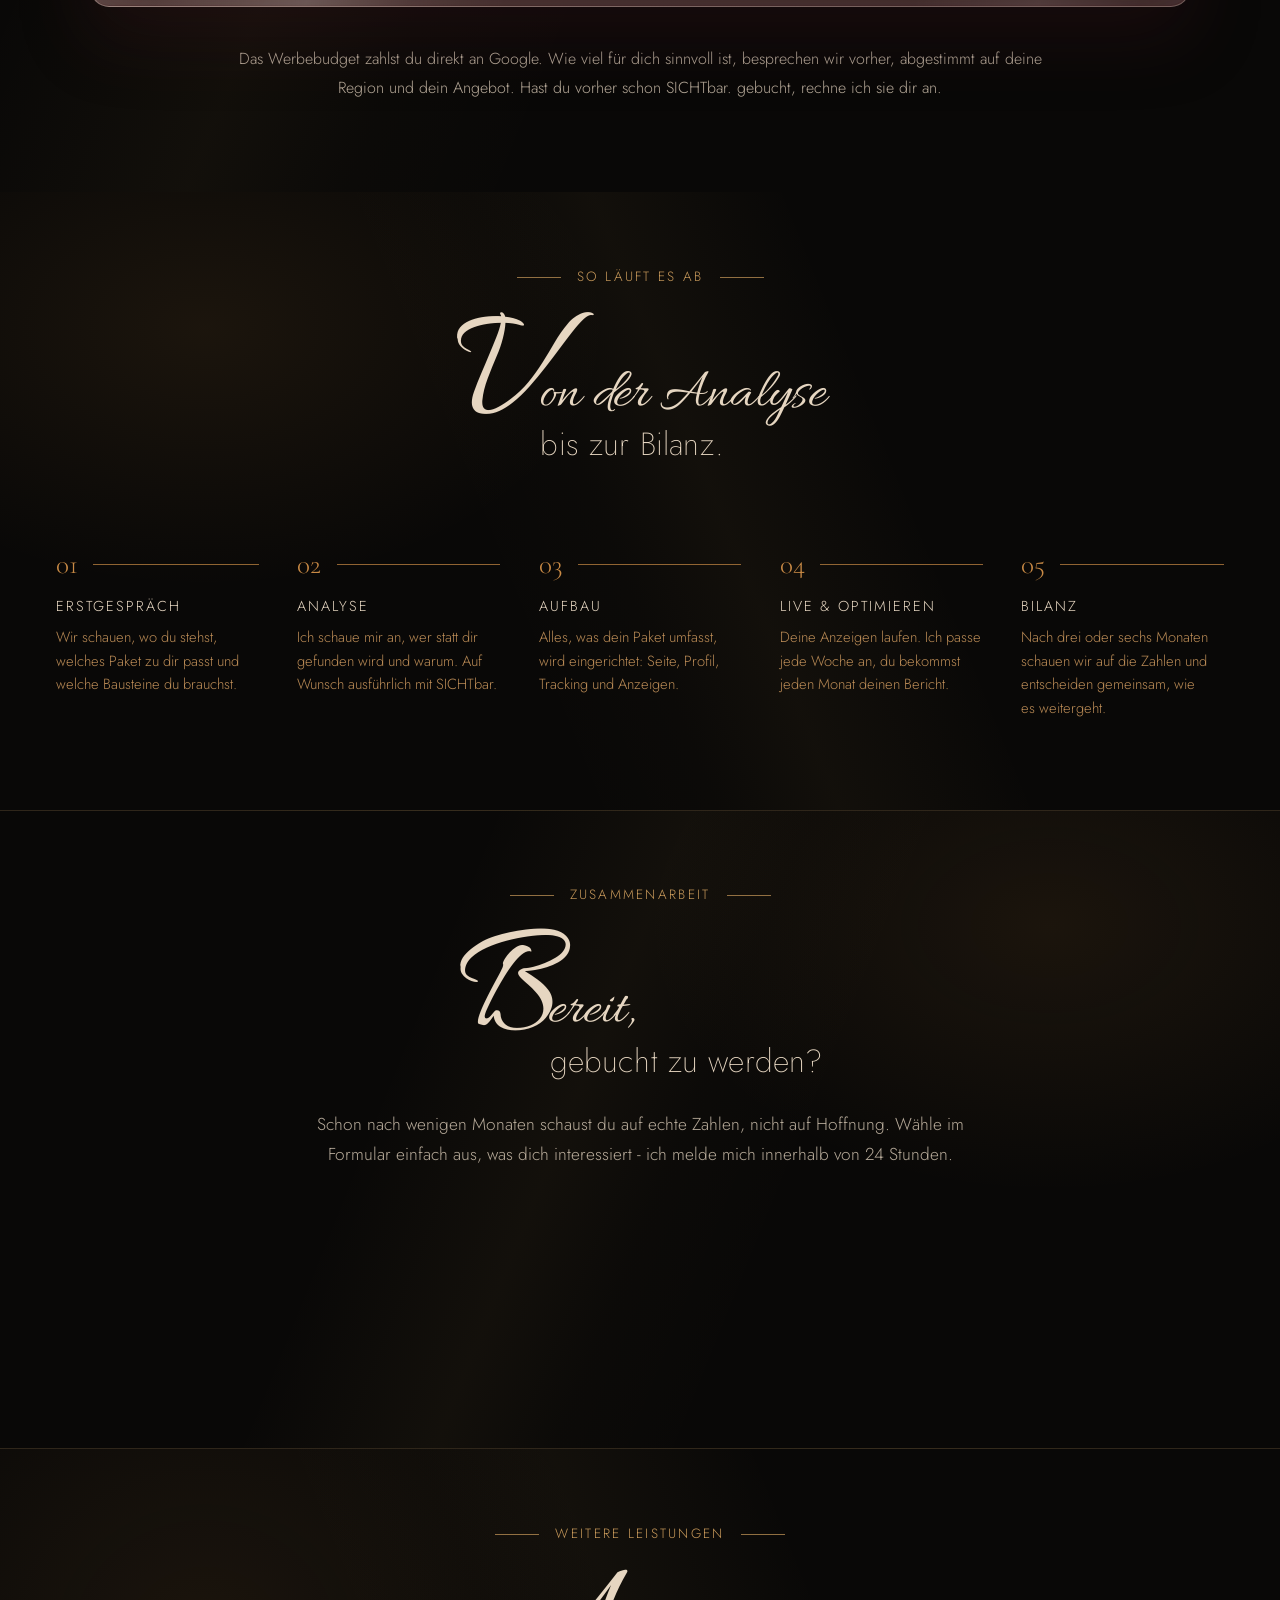
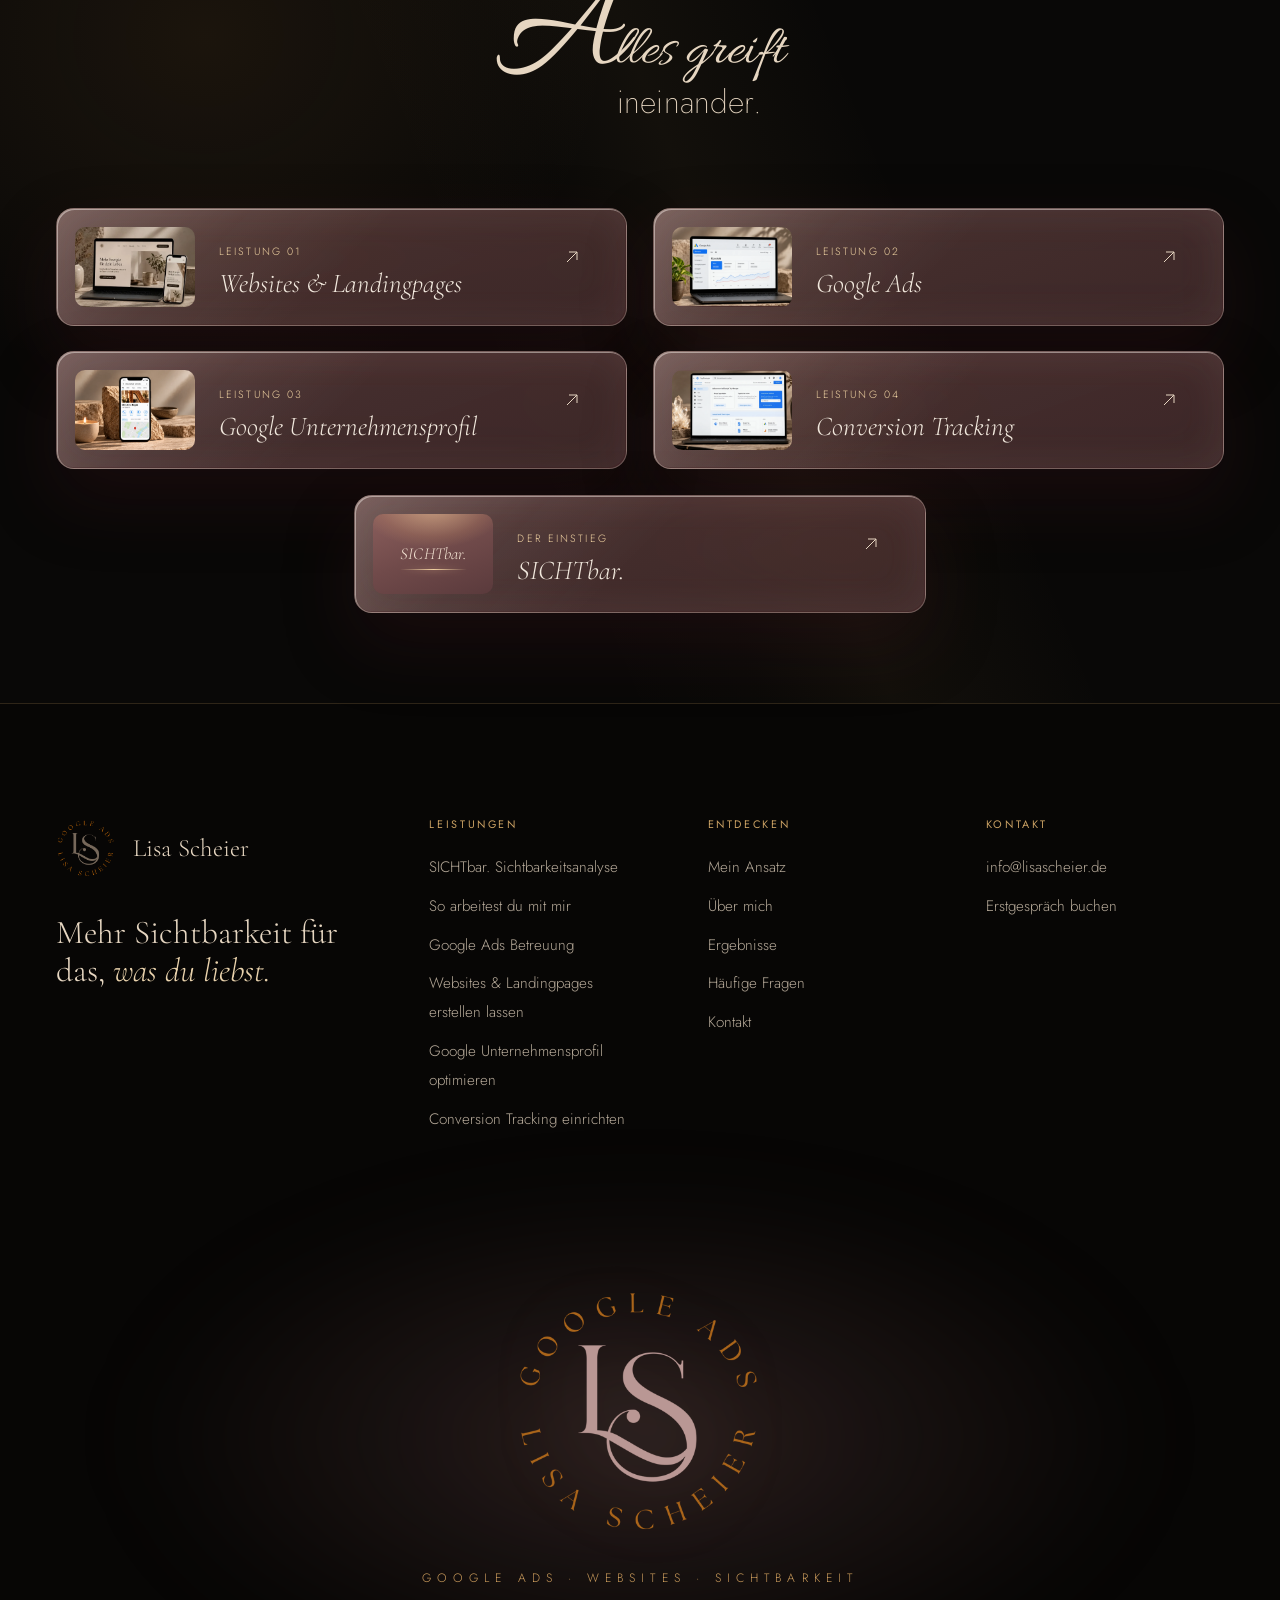
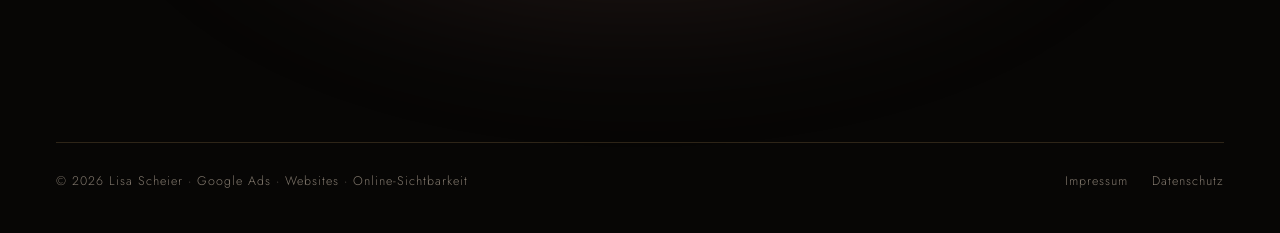
<file: zusammenarbeit.html>
<!DOCTYPE html>
<html lang="de">
<head>
<meta charset="utf-8">
<meta name="viewport" content="width=device-width,initial-scale=1,viewport-fit=cover">
<title>So arbeitest du mit mir | Lisa Scheier</title>
<meta name="description" content="SICHTbar. als Einstieg, Leistungen einzeln buchbar oder als Paket: GEbucht. über 3 Monate oder AUSgebucht. über 6 Monate, nach Bedarf zusammengestellt und persönlich betreut.">
<link rel="canonical" href="https://lisascheier.de/zusammenarbeit.html">
<meta name="theme-color" content="#0b0908">
<meta property="og:type" content="website">
<meta property="og:locale" content="de_DE">
<meta property="og:site_name" content="Lisa Scheier">
<meta property="og:title" content="So arbeitest du mit mir | Lisa Scheier">
<meta property="og:description" content="SICHTbar. als Einstieg, Leistungen einzeln buchbar oder als Paket: GEbucht. über 3 Monate oder AUSgebucht. über 6 Monate, nach Bedarf zusammengestellt und persönlich betreut.">
<meta property="og:url" content="https://lisascheier.de/zusammenarbeit.html">
<meta property="og:image" content="https://lisascheier.de/assets/img/vorschau-social.jpg">
<meta property="og:image:width" content="1200">
<meta property="og:image:height" content="630">
<meta name="twitter:card" content="summary_large_image">
<link rel="icon" href="assets/img/logo.png" type="image/png">
<link rel="preload" href="assets/fonts/cormorant-garamond-v21-latin-300.woff2" as="font" type="font/woff2" crossorigin>
<link rel="preload" href="assets/fonts/jost-v20-latin-300.woff2" as="font" type="font/woff2" crossorigin>
<link rel="preload" href="assets/fonts/allura.woff2" as="font" type="font/woff2" crossorigin>

<link rel="stylesheet" href="assets/css/site.css?v=1793032970">
<link rel="stylesheet" href="assets/css/variante-a.css?v=1793032971">
<link rel="stylesheet" href="assets/css/variante-a-schwarz.css?v=1793032971">
<script type="application/ld+json">{"@context": "https://schema.org", "@type": "Service", "name": "GEbucht. & AUSgebucht. - Sichtbarkeits-Pakete", "provider": {"@type": "Person", "name": "Lisa Scheier"}, "areaServed": ["DE", "AT", "CH"], "url": "https://lisascheier.de/zusammenarbeit.html"}</script>
</head>
<body>
<a class="skip" href="#main">Zum Inhalt springen</a>
<header class="header">
  <div class="wrap header__inner">
    <a class="brand" href="index.html" aria-label="Lisa Scheier - Startseite">
      <img src="assets/img/logo.png" alt="" width="46" height="46"><span>Lisa Scheier</span>
    </a>
    <nav class="nav" aria-label="Hauptnavigation">
      <ul class="nav__list">
        <li class="has-drop">
          <button class="nav__link is-active" aria-expanded="false" aria-haspopup="true">Leistungen</button>
          <div class="drop"><a href="index.html#leistungen"><small>01</small><strong>Alle Leistungen</strong><span>Websites, Google Ads, Profil &amp; Tracking</span></a><a href="websites-landingpages.html"><small>02</small><strong>Websites &amp; Landingpages</strong><span>Damit nach dem Klick nicht Schluss ist.</span></a><a href="google-ads.html"><small>03</small><strong>Google Ads</strong><span>Sichtbar, wenn bereits gesucht wird.</span></a><a href="sichtbar.html"><small>04</small><strong>SICHTbar.</strong><span>Deine persönliche Sichtbarkeitsanalyse</span></a><a href="google-unternehmensprofil.html"><small>05</small><strong>Google Unternehmensprofil</strong><span>Der erste Eindruck in Suche und Maps.</span></a><a href="conversion-tracking.html"><small>06</small><strong>Conversion Tracking</strong><span>Sehen, was wirklich wirkt.</span></a><a href="zusammenarbeit.html" aria-current="page"><small>07</small><strong>So arbeitest du mit mir</strong><span>SICHTbar., Einzelleistungen &amp; Pakete</span></a></div>
        </li>
        <li><a class="nav__link" href="index.html#ansatz">Mein Ansatz</a></li>
        <li><a class="nav__link" href="index.html#ueber-mich">Über mich</a></li>
        <li><a class="nav__link" href="index.html#ergebnisse">Ergebnisse</a></li>
        <li><a class="nav__link" href="index.html#faq">FAQ</a></li>
        <li><a class="nav__link" href="index.html#kontakt">Kontakt</a></li>
      </ul>
    </nav>
    <div class="header__actions">
      <a class="header__more" href="zusammenarbeit.html">Zusammenarbeit</a>
      <a class="header__cta" href="erstgespraech.html">Erstgespräch <span aria-hidden="true">→</span></a>
      <button class="burger" aria-label="Menü öffnen" aria-expanded="false" aria-controls="mobile-menu"><span></span><span></span></button>
    </div>
  </div>
</header>
<div class="mobile" id="mobile-menu" aria-hidden="true">
  <nav aria-label="Mobile Navigation">
    <a href="index.html#leistungen">Leistungen <small>01</small></a>
    <div class="mobile__sub"><a href="websites-landingpages.html">Websites &amp; Landingpages</a><a href="google-ads.html">Google Ads</a><a href="sichtbar.html">SICHTbar. Sichtbarkeitsanalyse</a><a href="google-unternehmensprofil.html">Google Unternehmensprofil</a><a href="conversion-tracking.html">Conversion Tracking</a><a href="zusammenarbeit.html">So arbeitest du mit mir</a></div>
    <a href="index.html#ansatz">Mein Ansatz <small>02</small></a>
    <a href="index.html#ueber-mich">Über mich <small>03</small></a>
    <a href="index.html#ergebnisse">Ergebnisse <small>04</small></a>
    <a href="index.html#faq">FAQ <small>05</small></a>
    <a href="index.html#kontakt">Kontakt <small>06</small></a>
    <a class="btn" href="erstgespraech.html">Erstgespräch buchen <span class="arr" aria-hidden="true">→</span></a>
  </nav>
  <div class="mobile__meta">
    <a href="mailto:info@lisascheier.de">info@lisascheier.de</a>
  </div>
</div>
<main id="main">
<section class="page-hero">
  <div class="wrap page-hero__grid">
    <div>
      <ol class="crumbs reveal"><li><a href="index.html">Start</a></li><li><a href="index.html#leistungen">Leistungen</a></li><li>Zusammenarbeit</li></ol>
      <span class="kicker reveal">So arbeitest du mit mir</span>
      <h1 class="hero__title hero__title--sub reveal" data-d="1" aria-label="Gefunden und auch gebucht werden."><span class="hero__script" aria-hidden="true"><span class="hero__s">G</span><span class="hero__chade">efunden</span></span> <span class="hero__rest" aria-hidden="true">und auch gebucht werden.</span></h1>
      <p class="lead reveal" data-d="2">Ob kleiner erster Schritt, eine einzelne Leistung oder das volle Programm: Hier siehst du auf einen Blick, wie wir zusammenarbeiten können.</p>
      <div class="btns reveal" data-d="3"><a class="btn" href="index.html#kontakt" data-paket="gebucht">Paket besprechen <span class="arr" aria-hidden="true">→</span></a><a class="btn btn--ghost" href="#wege">Die drei Wege</a></div>
    </div>
    <div class="page-hero__img reveal-img"><img src="assets/img/lisa-hero.webp?v=1793032970" alt="" width="1677" height="938"></div>
  </div>
</section>

<section class="section section--line" id="wege">
  <div class="wrap">
    <div class="head center">
      <span class="kicker reveal">Drei Wege</span>
      <h2 class="stitle reveal" data-d="1" aria-label="Du entscheidest, wie weit wir gehen."><span class="stitle__script" aria-hidden="true"><span class="stitle__big">D</span><span class="stitle__word">u entscheidest,</span></span> <span class="stitle__rest" aria-hidden="true">wie weit wir gehen.</span></h2>
    </div>
    <div class="cards">
      <article class="card reveal"><span class="n">01</span><h3>Der Einstieg.</h3><p>Mit <strong>SICHTbar.</strong> schaue ich mir an, ob du gefunden wirst, wer stattdessen gefunden wird und wo du am besten ansetzt. Ideal, wenn du erst Klarheit willst.</p><a class="link" href="sichtbar.html">SICHTbar. ansehen <span aria-hidden="true">→</span></a></article>
      <article class="card reveal" data-d="1"><span class="n">02</span><h3>Einzeln buchbar.</h3><p>Du brauchst nur einen Baustein? Jede Leistung kannst du auch einzeln buchen:</p><ul class="findbar__list wege__list"><li><a href="websites-landingpages.html">Websites &amp; Landingpages</a></li><li><a href="google-ads.html">Google Ads</a> &amp; <a href="google-ads.html#ads-check">Ads-Check</a></li><li><a href="google-unternehmensprofil.html">Google Unternehmensprofil</a></li><li><a href="conversion-tracking.html">Conversion Tracking</a></li></ul></article>
      <article class="card card--empfohlen reveal" data-d="2"><span class="n">03</span><h3>Das Paket.</h3><p>Mehr Sinn macht meist ein Paket: Alles greift ineinander, du hast eine Ansprechpartnerin, und du zahlst weniger, als wenn du die Bausteine einzeln buchst.</p><a class="link" href="#pakete">Zu den Paketen <span aria-hidden="true">→</span></a></article>
    </div>
  </div>
</section>

<section class="section section--tint" id="pakete">
  <div class="wrap">
    <div class="head center">
      <span class="kicker reveal">Die Pakete</span>
      <h2 class="stitle reveal" data-d="1" aria-label="Zwei Pakete, alles aus einer Hand."><span class="stitle__script" aria-hidden="true"><span class="stitle__big">Z</span><span class="stitle__word">wei Pakete,</span></span> <span class="stitle__rest" aria-hidden="true">alles aus einer Hand.</span></h2>
      <p class="lead lead--onerow reveal" data-d="2">Im Paket günstiger als einzeln gebucht und alles perfekt aufeinander abgestimmt. Weil ich nur wenige Kunden gleichzeitig betreue, ist nicht immer sofort ein Platz frei.</p>
    </div>
    <div class="pakete">
      <article class="card paket reveal">
        <span class="paket__kicker">Wenn du durchstarten willst</span>
        <h3 class="paket__title">GEbucht.</h3>
        <p class="paket__sub">3 Monate, um sichtbar und gebucht zu werden</p>
        <p class="paket__intro">Wir bauen deinen Auftritt auf, bringen deine Anzeigen live und optimieren Woche für Woche, damit aus Klicks echte Anfragen werden.</p>
        <ul class="findbar__list">
          <li><strong>Deine Bausteine nach Bedarf:</strong> Website, Landingpage, Unternehmensprofil, Google Ads und Tracking, genau so, wie du sie brauchst</li>
          <li><strong>3 Monate persönliche Betreuung:</strong> wöchentliche Optimierung, monatlicher Bericht und Strategie-Call</li>
          <li><strong>Eine Ansprechpartnerin für alles:</strong> ein Design, eine Sprache, keine Reibungsverluste zwischen Dienstleistern</li>
        </ul>
        <a class="btn" href="index.html#kontakt" data-paket="gebucht">GEbucht. besprechen <span class="arr" aria-hidden="true">→</span></a>
      </article>
      <article class="card paket paket--premium reveal" data-d="1">
        <span class="paket__badge">Empfohlen</span>
        <span class="paket__kicker">Wenn du dranbleiben willst</span>
        <h3 class="paket__title">AUSgebucht.</h3>
        <p class="paket__sub">6 Monate, mehr Zeit für deine Ergebnisse</p>
        <p class="paket__intro">Für alle, die keine halben Sachen machen: Wir bauen auf, optimieren und bleiben dran. Mehr Zeit heißt mehr Daten, und mit mehr Daten lässt sich deine Kampagne gezielter verbessern. Du kümmerst dich um deine Kunden, ich sorge dafür, dass neue dazukommen.</p>
        <ul class="findbar__list">
          <li><strong>Deine Bausteine nach Bedarf:</strong> Website, Landingpage, Unternehmensprofil, Google Ads und Tracking, genau so, wie du sie brauchst</li>
          <li><strong>6 Monate persönliche Betreuung:</strong> wöchentliche Optimierung, monatlicher Bericht und Strategie-Call</li>
          <li><strong>Pro Monat günstiger:</strong> Bei 6 Monaten zahlst du monatlich weniger als bei 3</li>
          <li><strong>Eine Ansprechpartnerin für alles:</strong> ein Design, eine Sprache, keine Reibungsverluste zwischen Dienstleistern</li>
        </ul>
        <a class="btn" href="index.html#kontakt" data-paket="ausgebucht">AUSgebucht. besprechen <span class="arr" aria-hidden="true">→</span></a>
      </article>
    </div>
    <div class="card paket-bausteine reveal">
      <h3>Diese Bausteine stellen wir für dein Paket zusammen</h3>
      <ul class="findbar__list">
        <li><strong>SICHTbar.-Analyse,</strong> wenn du vorher genau wissen willst, wo du stehst</li>
        <li><strong>Website,</strong> die deine Qualität auf den ersten Blick zeigt und Vertrauen aufbaut</li>
        <li><strong>Landingpage,</strong> die aus Anzeigen-Klicks echte Anfragen macht</li>
        <li><strong>Google-Unternehmensprofil,</strong> eingerichtet und optimiert</li>
        <li><strong>Google Ads,</strong> lokal ausgespielt, dort, wo deine Kunden suchen</li>
        <li><strong>Conversion Tracking:</strong> Du siehst schwarz auf weiß, was jede Anfrage kostet</li>
      </ul>
      <p>Was davon in dein Paket gehört, entscheiden wir gemeinsam im Erstgespräch. Danach richtet sich auch der Preis.</p>
    </div>
    <p class="prose-wide reveal">Das Werbebudget zahlst du direkt an Google. Wie viel für dich sinnvoll ist, besprechen wir vorher, abgestimmt auf deine Region und dein Angebot. Hast du vorher schon SICHTbar. gebucht, rechne ich sie dir an.</p>
  </div>
</section>

<section class="section">
  <div class="wrap">
    <div class="head center">
      <span class="kicker reveal">So läuft es ab</span>
      <h2 class="stitle reveal" data-d="1" aria-label="Von der Analyse bis zur Bilanz."><span class="stitle__script" aria-hidden="true"><span class="stitle__big">V</span><span class="stitle__word">on der Analyse</span></span> <span class="stitle__rest" aria-hidden="true">bis zur Bilanz.</span></h2>
    </div>
    <ol class="steps steps--5">
      <li><span class="n">01</span><h3>Erstgespräch</h3><p>Wir schauen, wo du stehst, welches Paket zu dir passt und welche Bausteine du brauchst.</p></li>
      <li><span class="n">02</span><h3>Analyse</h3><p>Ich schaue mir an, wer statt dir gefunden wird und warum. Auf Wunsch ausführlich mit SICHTbar.</p></li>
      <li><span class="n">03</span><h3>Aufbau</h3><p>Alles, was dein Paket umfasst, wird eingerichtet: Seite, Profil, Tracking und Anzeigen.</p></li>
      <li><span class="n">04</span><h3>Live &amp; optimieren</h3><p>Deine Anzeigen laufen. Ich passe jede Woche an, du bekommst jeden Monat deinen Bericht.</p></li>
      <li><span class="n">05</span><h3>Bilanz</h3><p>Nach drei oder sechs Monaten schauen wir auf die Zahlen und entscheiden gemeinsam, wie es weitergeht.</p></li>
    </ol>
  </div>
</section>
<section class="cta" id="kontakt-cta">
  <div class="wrap center">
    <span class="kicker reveal">Zusammenarbeit</span>
    <h2 class="stitle reveal" data-d="1" aria-label="Bereit, gebucht zu werden?"><span class="stitle__script" aria-hidden="true"><span class="stitle__big">B</span><span class="stitle__word">ereit,</span></span> <span class="stitle__rest" aria-hidden="true">gebucht zu werden?</span></h2>
    <p class="lead reveal" data-d="2">Schon nach wenigen Monaten schaust du auf echte Zahlen, nicht auf Hoffnung. Wähle im Formular einfach aus, was dich interessiert - ich melde mich innerhalb von 24 Stunden.</p>
    <div class="btns reveal" data-d="3"><a class="btn" href="index.html#kontakt" data-paket="gebucht">Paket besprechen <span class="arr" aria-hidden="true">→</span></a><a class="btn btn--ghost" href="erstgespraech.html">Erstgespräch buchen</a></div>
  </div>
</section>
<section class="section section--line">
  <div class="wrap">
    <div class="head center"><span class="kicker reveal">Weitere Leistungen</span><h2 class="stitle reveal" data-d="1" aria-label="Alles greift ineinander."><span class="stitle__script" aria-hidden="true"><span class="stitle__big">A</span><span class="stitle__word">lles greift</span></span> <span class="stitle__rest" aria-hidden="true">ineinander.</span></h2></div>
    <div class="more"><a href="websites-landingpages.html" class="reveal"><img src="assets/img/leistung-websites.webp?v=1793032970" alt="" loading="lazy" width="120" height="80"><div><small>Leistung 01</small><strong>Websites &amp; Landingpages</strong></div><span class="service__arrow"><svg width="16" height="16" viewBox="0 0 16 16" aria-hidden="true"><path d="M3 13L13 3M5 3h8v8" fill="none" stroke="currentColor"/></svg></span></a><a href="google-ads.html" class="reveal"><img src="assets/img/leistung-google-ads.webp?v=1793032970" alt="" loading="lazy" width="120" height="80"><div><small>Leistung 02</small><strong>Google Ads</strong></div><span class="service__arrow"><svg width="16" height="16" viewBox="0 0 16 16" aria-hidden="true"><path d="M3 13L13 3M5 3h8v8" fill="none" stroke="currentColor"/></svg></span></a><a href="google-unternehmensprofil.html" class="reveal"><img src="assets/img/leistung-unternehmensprofil.webp?v=1793032970" alt="" loading="lazy" width="120" height="80"><div><small>Leistung 03</small><strong>Google Unternehmensprofil</strong></div><span class="service__arrow"><svg width="16" height="16" viewBox="0 0 16 16" aria-hidden="true"><path d="M3 13L13 3M5 3h8v8" fill="none" stroke="currentColor"/></svg></span></a><a href="conversion-tracking.html" class="reveal"><img src="assets/img/leistung-tracking.webp?v=1793032970" alt="" loading="lazy" width="120" height="80"><div><small>Leistung 04</small><strong>Conversion Tracking</strong></div><span class="service__arrow"><svg width="16" height="16" viewBox="0 0 16 16" aria-hidden="true"><path d="M3 13L13 3M5 3h8v8" fill="none" stroke="currentColor"/></svg></span></a><a href="sichtbar.html" class="reveal"><span class="more__thumb" aria-hidden="true">SICHTbar.</span><div><small>Der Einstieg</small><strong>SICHTbar.</strong></div><span class="service__arrow"><svg width="16" height="16" viewBox="0 0 16 16" aria-hidden="true"><path d="M3 13L13 3M5 3h8v8" fill="none" stroke="currentColor"/></svg></span></a></div>
  </div>
</section>
</main>
<footer class="footer">
  <div class="wrap">
    <div class="footer__top">
      <div>
        <a class="brand" href="index.html"><img src="assets/img/logo.png" alt="" width="46" height="46"><span>Lisa Scheier</span></a>
        <p class="footer__claim">Mehr Sichtbarkeit für das, <em>was du liebst.</em></p>
      </div>
      <div>
        <h4>Leistungen</h4>
        <ul>
          <li><a href="sichtbar.html">SICHTbar. Sichtbarkeitsanalyse</a></li>
          <li><a href="zusammenarbeit.html">So arbeitest du mit mir</a></li>
          <li><a href="google-ads.html">Google Ads Betreuung</a></li>
          <li><a href="websites-landingpages.html">Websites &amp; Landingpages erstellen lassen</a></li>
          <li><a href="google-unternehmensprofil.html">Google Unternehmensprofil optimieren</a></li>
          <li><a href="conversion-tracking.html">Conversion Tracking einrichten</a></li>
        </ul>
      </div>
      <div>
        <h4>Entdecken</h4>
        <ul>
          <li><a href="index.html#ansatz">Mein Ansatz</a></li>
          <li><a href="index.html#ueber-mich">Über mich</a></li>
          <li><a href="index.html#ergebnisse">Ergebnisse</a></li>
          <li><a href="index.html#faq">Häufige Fragen</a></li>
          <li><a href="index.html#kontakt">Kontakt</a></li>
        </ul>
      </div>
      <div>
        <h4>Kontakt</h4>
        <ul>
          <li><a href="mailto:info@lisascheier.de">info@lisascheier.de</a></li>
          <li><a href="erstgespraech.html">Erstgespräch buchen</a></li>
        </ul>
      </div>
    </div>
    <div class="footer__brandmark" aria-hidden="true"><img class="footer__logo" src="assets/img/logo-footer.png" alt="" width="400" height="400" loading="lazy"><span class="footer__tag">Google Ads · Websites · Sichtbarkeit</span></div>
    <div class="footer__bottom">
      <span>© <span data-year>2026</span> Lisa Scheier · Google Ads · Websites · Online-Sichtbarkeit</span>
      <nav aria-label="Rechtliches">
        <a href="impressum.html">Impressum</a>
        <a href="datenschutz.html">Datenschutz</a>
      </nav>
    </div>
  </div>
</footer>
<script src="assets/js/site.js?v=1793032970" defer></script>
</body>
</html>
</file>
<file: assets/css/site.css>
/* ==========================================================================
   Lisa Scheier · Design-System
   Dunkle, ruhige Eleganz · Cormorant Garamond + Jost · Messing-Akzent
   ========================================================================== */

/* ---------- Schriften (lokal, DSGVO-konform) ---------- */
@font-face{font-family:'Cormorant Garamond';font-style:normal;font-weight:300;font-display:swap;src:url(../fonts/cormorant-garamond-v21-latin-300.woff2) format('woff2')}
@font-face{font-family:'Cormorant Garamond';font-style:italic;font-weight:300;font-display:swap;src:url(../fonts/cormorant-garamond-v21-latin-300italic.woff2) format('woff2')}
@font-face{font-family:'Cormorant Garamond';font-style:italic;font-weight:400;font-display:swap;src:url(../fonts/cormorant-garamond-v21-latin-italic.woff2) format('woff2')}
@font-face{font-family:'Cormorant Garamond';font-style:normal;font-weight:500;font-display:swap;src:url(../fonts/cormorant-garamond-v21-latin-500.woff2) format('woff2')}
@font-face{font-family:'Jost';font-style:normal;font-weight:200;font-display:swap;src:url(../fonts/jost-v20-latin-200.woff2) format('woff2')}
@font-face{font-family:'Script';font-style:normal;font-weight:400;font-display:swap;src:url(../fonts/allura.woff2) format('woff2')}
@font-face{font-family:'Jost';font-style:normal;font-weight:300;font-display:swap;src:url(../fonts/jost-v20-latin-300.woff2) format('woff2')}
@font-face{font-family:'Jost';font-style:normal;font-weight:400;font-display:swap;src:url(../fonts/jost-v20-latin-regular.woff2) format('woff2')}
@font-face{font-family:'Jost';font-style:normal;font-weight:500;font-display:swap;src:url(../fonts/jost-v20-latin-500.woff2) format('woff2')}

/* ---------- Tokens ---------- */
:root{
  --bg:#0b0908;
  --bg-2:#110d0b;
  --bg-3:#17120f;
  --ink:#e6d6c1;
  --ink-2:rgba(230,214,193,.78);
  --ink-3:rgba(230,214,193,.55);
  --brass:#c9a063;
  --brass-soft:#ead3ad;
  --brass-deep:#9c7640;
  --line:rgba(201,160,99,.2);
  --line-strong:rgba(201,160,99,.42);
  --glass:linear-gradient(150deg,rgba(90,62,46,.26),rgba(26,19,15,.55) 60%,rgba(60,30,26,.22));
  --serif:'Cormorant Garamond',Georgia,'Times New Roman',serif;
  --sans:'Jost','Helvetica Neue',Arial,sans-serif;
  --wrap:1200px;
  --gutter:clamp(20px,5vw,56px);
  --section:clamp(96px,13vw,176px);
  --ease:cubic-bezier(.2,.7,.2,1);
  --header-h:104px;
  --edge:clamp(20px,3.2vw,64px);
}

/* ---------- Basis ---------- */
*,*::before,*::after{box-sizing:border-box}
html{scroll-behavior:smooth;scroll-padding-top:calc(var(--header-h) + 12px);-webkit-text-size-adjust:100%}
body{margin:0;background:var(--bg);color:var(--ink);font-family:var(--sans);font-weight:300;font-size:1.0625rem;line-height:1.7;-webkit-font-smoothing:antialiased;text-rendering:optimizeLegibility;overflow-x:hidden}
img{max-width:100%;height:auto;display:block}
a{color:inherit}
::selection{background:var(--brass);color:#120d0a}
:focus-visible{outline:1px solid var(--brass);outline-offset:4px}
h1,h2,h3,h4{font-family:var(--serif);font-weight:300;margin:0;letter-spacing:-.015em;line-height:1.02;text-wrap:balance}
p{margin:0 0 1.1em}
p:last-child{margin-bottom:0}
em{font-style:italic}
.sr-only{position:absolute;width:1px;height:1px;overflow:hidden;clip:rect(0 0 0 0);white-space:nowrap}
.skip{position:absolute;left:16px;top:-60px;z-index:200;background:var(--brass-soft);color:#120d0a;padding:10px 16px;text-decoration:none;font-size:.8rem}
.skip:focus{top:16px}

/* Filmkorn für Tiefe */
body::before{content:"";position:fixed;inset:0;z-index:100;pointer-events:none;opacity:.035;
  background-image:url("data:image/svg+xml,%3Csvg xmlns='http://www.w3.org/2000/svg' width='160' height='160'%3E%3Cfilter id='n'%3E%3CfeTurbulence type='fractalNoise' baseFrequency='.9' numOctaves='2' stitchTiles='stitch'/%3E%3C/filter%3E%3Crect width='100%25' height='100%25' filter='url(%23n)'/%3E%3C/svg%3E")}

.wrap{width:min(var(--wrap),100% - 2*var(--gutter));margin-inline:auto}
.wrap--narrow{width:min(860px,100% - 2*var(--gutter));margin-inline:auto}
.section{padding-block:var(--section);position:relative}
.section--tint{background:
  radial-gradient(ellipse 60% 50% at 12% 30%,rgba(110,58,38,.14),transparent 70%),
  linear-gradient(180deg,var(--bg-2),var(--bg))}
.section--line{border-top:1px solid var(--line)}
.center{text-align:center}

/* ---------- Typo-Bausteine ---------- */
.kicker{display:inline-flex;align-items:center;gap:16px;font-family:var(--sans);font-size:clamp(.82rem,1.05vw,1.25rem);font-weight:300;letter-spacing:.17em;text-transform:uppercase;color:#c99a5b}
.kicker::before{content:"";width:44px;height:1px;background:currentColor;opacity:.7}
.center .kicker::after{content:"";width:44px;height:1px;background:currentColor;opacity:.7}
.display{font-size:clamp(3rem,7.4vw,6.6rem);line-height:.95;letter-spacing:-.03em}
.h2{font-size:clamp(2.6rem,5.4vw,4.9rem);line-height:.98}
.h3{font-size:clamp(1.8rem,2.6vw,2.4rem);line-height:1.08}
.italic,.h2 em,.display em,.h3 em{font-style:italic;font-weight:300}
.accent{color:var(--brass-soft)}
.lead{font-size:clamp(1.08rem,1.35vw,1.24rem);line-height:1.75;color:var(--ink-2);max-width:40em}
.center .lead{margin-inline:auto}
.muted{color:var(--ink-2)}
.head{margin-bottom:clamp(48px,7vw,88px)}
.head .kicker{margin-bottom:28px}
.head .lead{margin-top:28px}
.rule{width:1px;height:56px;background:linear-gradient(var(--brass),transparent);margin:0 auto 28px}

/* ---------- Buttons & Links ---------- */
.btn{display:inline-flex;align-items:center;justify-content:center;gap:16px;min-height:54px;padding:0 32px;border:0;border-radius:3px;background:linear-gradient(180deg,#f4e5cf 0%,#e8d1b0 100%);color:#21140f;font-family:var(--sans);font-size:clamp(.8rem,.85vw,.95rem);font-weight:400;letter-spacing:.06em;text-transform:uppercase;text-decoration:none;cursor:pointer;box-shadow:0 8px 24px rgba(0,0,0,.38),inset 0 1px 0 rgba(255,255,255,.55);transition:transform .4s var(--ease),box-shadow .4s var(--ease),filter .4s}
.btn:hover{transform:translateY(-2px);filter:brightness(1.03);box-shadow:0 14px 34px rgba(0,0,0,.48),inset 0 1px 0 rgba(255,255,255,.55)}
.btn .arr{font-size:1.15em;transition:transform .5s var(--ease)}
.btn:hover .arr{transform:translateX(5px)}
.btn--ghost{background:transparent;color:var(--brass-soft);box-shadow:inset 0 0 0 1px rgba(201,154,91,.55)}
.btn--ghost:hover{background:rgba(234,211,173,.06);box-shadow:inset 0 0 0 1px rgba(234,211,173,.9)}
.btns{display:flex;flex-wrap:wrap;gap:14px}
.center .btns{justify-content:center}
.link{display:inline-flex;align-items:center;gap:12px;font-size:.74rem;letter-spacing:.22em;text-transform:uppercase;font-weight:400;color:var(--brass-soft);text-decoration:none;padding-bottom:6px;background:linear-gradient(var(--brass),var(--brass)) left bottom/100% 1px no-repeat;transition:background-size .5s var(--ease)}
.link:hover{background-size:30% 1px}
.textlink{color:var(--brass-soft);text-decoration:none;border-bottom:1px solid var(--line-strong);transition:border-color .3s}
.textlink:hover{border-color:var(--brass-soft)}

/* ---------- Header (nach Lisas Vorlage) ---------- */
.header{position:fixed;inset:0 0 auto;z-index:50;height:var(--header-h);transition:transform .5s var(--ease);
  background:linear-gradient(90deg,#211510 0%,#16100c 45%,#1a120d 72%,#1e140f 100%);border-top:1px solid rgba(255,235,210,.06);border-bottom:1px solid rgba(255,235,210,.07)}
.header::after{content:"";position:absolute;top:0;bottom:0;left:69%;width:12%;pointer-events:none;
  background:linear-gradient(100deg,transparent 15%,rgba(214,180,130,.26) 55%,transparent 85%);transform:skewX(-24deg);
  -webkit-mask-image:linear-gradient(180deg,#000 0%,rgba(0,0,0,.45) 100%);mask-image:linear-gradient(180deg,#000 0%,rgba(0,0,0,.45) 100%)}
.header.is-hidden{transform:translateY(-100%)}
.header__inner{position:relative;z-index:1;height:100%;display:flex;align-items:center;gap:clamp(24px,3.2vw,60px);width:calc(100% - 2*var(--edge));margin-inline:auto}
.brand{display:inline-flex;align-items:center;gap:clamp(14px,1.3vw,24px);text-decoration:none;flex-shrink:0}
.brand img{width:clamp(60px,4.5vw,86px);height:auto;aspect-ratio:1;object-fit:contain}
.brand span{font-family:var(--serif);font-size:clamp(1.5rem,1.95vw,2.3rem);font-weight:300;letter-spacing:.01em;color:#e6d6c1}
.nav{display:flex;align-items:center}
.nav__list{display:flex;align-items:center;gap:clamp(24px,3.2vw,62px);list-style:none;margin:0;padding:0}
.nav__list > li{position:relative}
.nav__link{white-space:nowrap;font-family:var(--sans);font-size:clamp(.95rem,.98vw,1.15rem);font-weight:200;letter-spacing:.02em;text-decoration:none;color:#e6d6c1;padding:10px 0;background:none;border:0;cursor:pointer;transition:color .3s}
.nav__link:hover,.nav__link.is-active{color:var(--brass-soft)}
.drop{position:absolute;top:100%;left:50%;min-width:340px;padding:14px;margin-top:30px;transform:translate(-50%,8px);background:rgba(22,16,12,.97);-webkit-backdrop-filter:blur(18px);backdrop-filter:blur(18px);border:1px solid var(--line);opacity:0;visibility:hidden;transition:opacity .35s var(--ease),transform .35s var(--ease),visibility .35s}
.drop::before{content:"";position:absolute;left:0;right:0;top:-34px;height:34px}
.has-drop:hover .drop,.has-drop.is-open .drop,.has-drop:focus-within .drop{opacity:1;visibility:visible;transform:translate(-50%,0)}
.drop a{display:grid;grid-template-columns:28px 1fr;gap:4px 12px;padding:14px 16px;text-decoration:none;transition:background .3s}
.drop a:hover{background:rgba(201,160,99,.07)}
.drop small{grid-row:span 2;font-size:.68rem;letter-spacing:.14em;color:var(--brass);padding-top:5px}
.drop strong{font-family:var(--serif);font-weight:400;font-style:italic;font-size:1.3rem;line-height:1.1}
.drop span{font-size:.82rem;color:var(--ink-3);line-height:1.45}
.header__actions{margin-left:auto;display:flex;align-items:center;gap:clamp(24px,3.8vw,72px)}
.header__more{white-space:nowrap;font-family:var(--sans);font-size:clamp(.82rem,.82vw,.98rem);font-weight:300;letter-spacing:.14em;color:#e6d6c1;text-decoration:none;padding-bottom:8px;border-bottom:1px solid rgba(201,154,91,.8);transition:color .3s}
.header__more:hover{color:#e6d6c1}
.header__cta{display:inline-flex;align-items:center;gap:14px;height:clamp(46px,2.8vw,54px);padding:0 clamp(20px,1.5vw,28px);border-radius:3px;background:linear-gradient(180deg,#f4e5cf 0%,#e9d3b3 100%);color:#21140f;font-family:var(--sans);font-size:clamp(.8rem,.8vw,.95rem);font-weight:400;letter-spacing:.06em;text-transform:uppercase;text-decoration:none;box-shadow:0 6px 22px rgba(0,0,0,.35),inset 0 1px 0 rgba(255,255,255,.5);transition:transform .4s var(--ease),box-shadow .4s}
.header__cta:hover{transform:translateY(-1px);box-shadow:0 10px 30px rgba(0,0,0,.45),inset 0 1px 0 rgba(255,255,255,.5)}
.burger{display:none;width:44px;height:44px;background:none;border:0;cursor:pointer;position:relative;color:var(--ink)}
.burger span{position:absolute;left:10px;right:10px;height:1px;background:currentColor;transition:transform .4s var(--ease),top .4s var(--ease)}
.burger span:nth-child(1){top:18px}.burger span:nth-child(2){top:26px}
.menu-open .burger span:nth-child(1){top:22px;transform:rotate(45deg)}
.menu-open .burger span:nth-child(2){top:22px;transform:rotate(-45deg)}

.mobile{position:fixed;inset:0;z-index:40;background:var(--bg);padding:calc(var(--header-h) + 24px) var(--gutter) 40px;display:flex;flex-direction:column;overflow-y:auto;opacity:0;visibility:hidden;transition:opacity .45s var(--ease),visibility .45s}
.menu-open .mobile{opacity:1;visibility:visible}
.menu-open{overflow:hidden}
.mobile nav{display:flex;flex-direction:column}
.mobile a{font-family:var(--serif);font-size:2.1rem;font-weight:300;text-decoration:none;padding:12px 0;border-bottom:1px solid var(--line);display:flex;justify-content:space-between;align-items:baseline}
.mobile a small{font-family:var(--sans);font-size:.66rem;letter-spacing:.2em;color:var(--brass)}
.mobile .mobile__sub a{font-size:1.4rem;font-style:italic;padding-left:18px;color:var(--ink-2)}
.mobile .btn{margin-top:36px;font-family:var(--sans);font-size:.74rem;border-bottom:1px solid var(--brass-soft);justify-content:center}
.mobile__meta{margin-top:auto;padding-top:32px;font-size:.85rem;color:var(--ink-3)}
.mobile__meta a{font-family:var(--sans);font-size:.95rem;border:0;padding:4px 0;color:var(--ink-2)}

@media (max-width:1180px){
  :root{--header-h:88px}
  .nav,.header__more,.header__cta{display:none}
  .burger{display:block}
  .brand img{width:64px}
}

/* ---------- Hero Startseite (nach Lisas Vorlage) ---------- */
.hero{position:relative;overflow:hidden;isolation:isolate;background:#0a0908;padding:calc(var(--header-h) + clamp(48px,4.8vw,90px)) 0 clamp(64px,6vw,110px)}
.hero__grid{position:relative;display:grid;grid-template-columns:minmax(0,36%) 1fr auto;align-items:center;width:calc(100% - 2*var(--edge));margin-inline:auto}
.hero__text{grid-column:1;position:relative;z-index:2}
.hero__kicker{display:block;font-family:var(--sans);font-size:clamp(.78rem,1.18vw,1.4rem);font-weight:300;letter-spacing:.17em;text-transform:uppercase;color:#c99a5b;white-space:nowrap}
.hero__title{margin:clamp(10px,1vw,20px) 0 0;font-weight:400;line-height:1;color:#e6d6c1}
.hero__script{display:flex;align-items:flex-end;font-family:'Script',var(--serif);margin-left:-.02em}
/* Riesiges, haarfeines S – der Strich wird mit einer Kontur in Hintergrundfarbe verschlankt */
.hero__s{position:relative;top:.2em;margin-top:-.2em;font-size:clamp(11rem,19vw,21rem);line-height:.78;margin-right:-.01em;-webkit-text-stroke:.021em #0a0908}
.hero__chade{position:relative;z-index:1;font-size:clamp(3.6rem,6vw,6.6rem);line-height:1;padding-bottom:.02em;-webkit-text-stroke:.006em #0a0908}
.hero__rest{display:block;margin-top:.12em;font-family:var(--sans);font-weight:200;font-size:clamp(1.9rem,3vw,3.2rem);line-height:1.1;letter-spacing:.005em}
.hero__sub{margin:clamp(18px,1.6vw,30px) 0 0;font-family:var(--sans);font-size:clamp(.9rem,1.06vw,1.25rem);font-weight:300;letter-spacing:.2em;line-height:1.6;text-transform:uppercase;color:#e6d6c1}
.hero__lead{margin:clamp(24px,2.1vw,40px) 0 0;max-width:34em;font-size:clamp(1rem,1.09vw,1.3rem);font-weight:300;line-height:1.72;color:rgba(230,214,193,.85)}
.hero__btn{display:inline-flex;align-items:center;justify-content:center;gap:14px;margin-top:clamp(24px,1.8vw,34px);height:clamp(52px,3.2vw,60px);padding:0 clamp(40px,3.6vw,68px);border-radius:3px;background:linear-gradient(180deg,#f4e5cf 0%,#e8d1b0 100%);color:#21140f;font-size:clamp(.8rem,.8vw,.95rem);font-weight:500;letter-spacing:.05em;text-transform:uppercase;text-decoration:none;box-shadow:0 8px 26px rgba(0,0,0,.4),inset 0 1px 0 rgba(255,255,255,.55);transition:transform .4s var(--ease),box-shadow .4s}
.hero__btn:hover{transform:translateY(-2px);box-shadow:0 14px 34px rgba(0,0,0,.5),inset 0 1px 0 rgba(255,255,255,.55)}
.hero__btn span{transition:transform .4s var(--ease)}
.hero__btn:hover span{transform:translateX(4px)}
.hero__eye{position:absolute;z-index:1;left:33%;width:50%;top:50%;transform:translateY(-50%);aspect-ratio:880/590;pointer-events:none}
.hero__eye::before{content:"";position:absolute;inset:-10% -6%;z-index:-1;background:radial-gradient(ellipse 45% 50% at 68% 50%,rgba(200,120,60,.18),transparent 70%);filter:blur(24px)}
.hero__eye img{width:100%;height:100%;object-fit:cover;object-position:80% 52%;
  -webkit-mask-image:linear-gradient(90deg,transparent 0%,rgba(0,0,0,.3) 12%,rgba(0,0,0,.55) 38%,#000 55%,#000 90%,transparent 100%),linear-gradient(180deg,transparent 0%,#000 9%,#000 91%,transparent 100%);-webkit-mask-composite:source-in;
  mask-image:linear-gradient(90deg,transparent 0%,rgba(0,0,0,.3) 12%,rgba(0,0,0,.55) 38%,#000 55%,#000 90%,transparent 100%),linear-gradient(180deg,transparent 0%,#000 9%,#000 91%,transparent 100%);mask-composite:intersect;
  animation:eyeIn 2.6s var(--ease) both}
@keyframes eyeIn{from{opacity:0;transform:scale(1.05)}to{opacity:1;transform:scale(1)}}
.hero__note{grid-column:3;position:relative;z-index:2;margin:0 0 0 auto;padding:clamp(48px,4.6vw,86px) 0 clamp(48px,4.6vw,86px) clamp(22px,2vw,38px);border-left:1px solid rgba(184,137,79,.85);font-family:var(--sans);font-size:clamp(.8rem,1.06vw,1.25rem);font-weight:300;letter-spacing:.2em;line-height:1.82;text-transform:uppercase;color:#c99a5b;white-space:nowrap}

/* ---------- Schreibschrift-Überschrift (wie im Hero) ---------- */
.stitle{display:inline-grid;grid-template-columns:auto auto;align-items:end;text-align:left;margin:0;font-weight:400;line-height:1;color:var(--ink)}
.stitle__script{display:contents}
.stitle__big{grid-column:1;grid-row:1/3;align-self:start;font-family:'Script',var(--serif);font-size:clamp(7.5rem,12vw,13.5rem);line-height:.8;margin-right:-.06em;-webkit-text-stroke:.021em var(--bg)}
.stitle__word{grid-column:2;grid-row:1;position:relative;z-index:1;font-family:'Script',var(--serif);font-size:clamp(2.8rem,4.4vw,5rem);line-height:1;padding-top:.9em;-webkit-text-stroke:.006em var(--bg)}
.stitle__rest{grid-column:2;grid-row:2;align-self:start;margin-top:.12em;padding-left:.05em;font-family:var(--sans);font-weight:200;font-size:clamp(1.6rem,2.5vw,2.8rem);line-height:1.1;letter-spacing:.005em}

/* ---------- Einheitlicher Abschnittskopf ---------- */
.shead{text-align:center;margin:0 auto clamp(48px,5vw,90px)}
.shead .kicker{display:flex;justify-content:center;margin-bottom:clamp(20px,2.4vw,36px)}
.shead .kicker::after{content:"";width:44px;height:1px;background:currentColor;opacity:.7}
.shead .stitle{margin-inline:auto}
.shead__sub{margin:clamp(26px,2.4vw,44px) 0 0;font-family:var(--sans);font-size:clamp(.9rem,1.2vw,1.4rem);font-weight:300;letter-spacing:.2em;text-transform:uppercase;color:var(--ink)}
.shead__text{max-width:44em;margin:clamp(18px,1.6vw,30px) auto 0;font-size:clamp(1rem,1.15vw,1.3rem);font-weight:300;line-height:1.75;color:var(--ink-2)}
.faq__list--center{max-width:980px;margin-inline:auto}
.faq__more{max-width:980px;margin:clamp(32px,3vw,52px) auto 0;text-align:center;color:var(--ink-2)}
.faq__more .link{margin-left:14px}

/* ---------- Laufband unter dem Hero ---------- */
.ticker{position:relative;overflow:hidden;height:clamp(84px,6.8vw,128px);display:flex;align-items:center;
  background:radial-gradient(ellipse 12% 120% at 43% 50%,rgba(150,110,70,.28),transparent 70%),linear-gradient(90deg,#2a1a12 0%,#23160f 40%,#1e130e 100%);
  border-top:1px solid rgba(255,235,210,.05);border-bottom:1px solid rgba(201,154,91,.75)}
.ticker__track{display:flex;width:max-content;animation:ticker 55s linear infinite}
.ticker:hover .ticker__track{animation-play-state:paused}
.ticker__seq{display:flex;align-items:center}
.ticker__item{display:inline-flex;align-items:center;gap:16px;padding:0 clamp(18px,1.9vw,36px);white-space:nowrap;font-family:var(--sans);font-size:clamp(.8rem,.95vw,1.12rem);font-weight:200;letter-spacing:.14em;color:#e6d6c1}
.ticker__item svg{width:clamp(20px,1.4vw,27px);height:clamp(20px,1.4vw,27px);fill:none;stroke:#c99a5b;stroke-width:1;stroke-linecap:round;stroke-linejoin:round;flex-shrink:0}
.ticker__dot{color:rgba(201,154,91,.55);font-size:.9rem}
.ticker__gap{display:inline-block;width:clamp(40px,4vw,80px)}
@keyframes ticker{to{transform:translateX(-50%)}}

/* ---------- Zitat ---------- */
.quote{position:relative;text-align:center;padding:clamp(84px,9vw,136px) 0;overflow:hidden;isolation:isolate;
  background:
    radial-gradient(ellipse 50% 70% at 50% 46%,rgba(92,16,28,.5),transparent 72%),
    linear-gradient(115deg,transparent 30%,rgba(255,220,200,.025) 45%,transparent 58%),
    radial-gradient(ellipse 120% 100% at 50% 50%,transparent 45%,rgba(0,0,0,.6) 100%),
    linear-gradient(180deg,#12040a 0%,#1a060d 50%,#110409 100%);
  border-top:1px solid rgba(201,154,91,.5);border-bottom:1px solid rgba(201,154,91,.5)}
/* zweite, feine Goldlinie innen – wie eine Prägung */
.quote::before{content:"";position:absolute;inset:7px 0;border-top:1px solid rgba(201,154,91,.18);border-bottom:1px solid rgba(201,154,91,.18);pointer-events:none}
.quote::after{content:"";position:absolute;left:50%;top:-1px;bottom:-1px;width:min(520px,70%);transform:translateX(-50%);pointer-events:none;
  border-top:1px solid transparent;border-bottom:1px solid transparent;
  background:linear-gradient(90deg,transparent,rgba(240,208,160,.95),transparent) top/100% 1px no-repeat,linear-gradient(90deg,transparent,rgba(240,208,160,.95),transparent) bottom/100% 1px no-repeat}
.quote__mark{display:block;font-family:var(--serif);font-style:italic;font-weight:300;font-size:clamp(6rem,10vw,9rem);line-height:.4;height:.35em;color:var(--brass);opacity:.55}
.quote blockquote{margin:clamp(20px,2.4vw,36px) 0 0}
.quote p{font-family:var(--serif);font-style:italic;font-weight:300;font-size:clamp(1.45rem,2.15vw,2.2rem);line-height:1.45;letter-spacing:.01em;color:#e6d6c1;margin:0;text-shadow:0 2px 30px rgba(0,0,0,.7)}
.quote em{color:#e2bb82}
.quote__orn{display:flex;align-items:center;justify-content:center;gap:16px;margin-top:clamp(34px,3.4vw,52px)}
.quote__orn i{width:64px;height:1px;background:linear-gradient(90deg,transparent,rgba(201,154,91,.8))}
.quote__orn i:last-child{background:linear-gradient(90deg,rgba(201,154,91,.8),transparent)}
.quote__orn b{width:6px;height:6px;border:1px solid var(--brass);transform:rotate(45deg)}

/* ---------- Statement / Zitat ---------- */
.statement{padding-block:clamp(72px,9vw,120px);border-block:1px solid var(--line);text-align:center}
.statement p{font-family:var(--serif);font-size:clamp(1.9rem,3.8vw,3.4rem);line-height:1.15;font-weight:300;max-width:22em;margin:0 auto}
.statement em{color:var(--brass-soft)}

/* ---------- Marquee ---------- */
.marquee{border-block:1px solid var(--line);overflow:hidden;padding:26px 0;background:var(--bg-2);-webkit-mask-image:linear-gradient(90deg,transparent,#000 12%,#000 88%,transparent);mask-image:linear-gradient(90deg,transparent,#000 12%,#000 88%,transparent)}
.marquee__track{display:flex;width:max-content;animation:marquee 60s linear infinite}
.marquee:hover .marquee__track{animation-play-state:paused}
.marquee ul{display:flex;list-style:none;margin:0;padding:0}
.marquee li{display:flex;align-items:center;gap:40px;padding-right:40px;font-size:.74rem;letter-spacing:.3em;text-transform:uppercase;color:var(--ink-2);white-space:nowrap}
.marquee li::after{content:"";width:5px;height:5px;border:1px solid var(--brass);transform:rotate(45deg)}
@keyframes marquee{to{transform:translateX(-50%)}}

/* ---------- Problem ---------- */
.problem{overflow:hidden;padding-block:clamp(72px,8vw,130px);
  background:
    radial-gradient(ellipse 45% 70% at 82% 45%,rgba(196,138,88,.20),transparent 70%),
    linear-gradient(90deg,#0b0908 0%,#0d0a08 28%,#1a120e 52%,#2c1f18 78%,#38281f 100%)}
.problem__grid{display:grid;grid-template-columns:minmax(0,.9fr) minmax(0,1.1fr);gap:clamp(40px,7vw,110px);align-items:center}
.problem__grid > div:last-child{padding-block:clamp(10px,2vw,40px)}
.problem__head{margin-bottom:clamp(40px,5vw,80px)}
.problem__head .kicker{display:flex;justify-content:center;margin-bottom:clamp(20px,2.4vw,36px)}
.problem__head .stitle{margin-inline:auto}
.problem__figure{position:relative;margin:0 0 0 calc((min(var(--wrap),100vw - 2*var(--gutter)) - 100vw)/2);max-width:none;width:calc(100% + (100vw - min(var(--wrap),100vw - 2*var(--gutter)))/2)}
.problem__figure::after{content:"";position:absolute;inset:0;z-index:-1;background:radial-gradient(ellipse 55% 50% at 20% 40%,rgba(160,96,58,.24),transparent 70%)}
.problem__figure img{height:clamp(440px,42vw,720px);width:auto;max-width:100%;object-fit:cover;object-position:left top;filter:saturate(.95) contrast(1.02);-webkit-mask-image:linear-gradient(0deg,transparent 0%,#000 28%),linear-gradient(270deg,transparent 0%,#000 30%);-webkit-mask-composite:source-in;mask-image:linear-gradient(0deg,transparent 0%,#000 28%),linear-gradient(270deg,transparent 0%,#000 30%);mask-composite:intersect}
.problem__caption{position:absolute;left:calc(clamp(440px,42vw,720px) * .41 + clamp(40px,3.6vw,70px));bottom:12%;font-family:var(--sans);font-size:clamp(.85rem,1.05vw,1.2rem);font-weight:200;letter-spacing:.3em;text-transform:uppercase;color:#c99a5b;writing-mode:vertical-rl;transform:rotate(180deg);white-space:nowrap}
.problem .lead{margin-top:0}
.problem .lead strong{color:var(--ink);font-weight:400}
.points{list-style:none;margin:48px 0 0;padding:0;border-top:1px solid var(--line)}
.points li{display:grid;grid-template-columns:48px 1fr;gap:18px;padding:24px 0;border-bottom:1px solid var(--line)}
.points small{font-size:.7rem;letter-spacing:.18em;color:var(--brass);padding-top:4px}
.points strong{display:block;font-family:var(--sans);font-style:normal;font-weight:300;font-size:clamp(.95rem,1vw,1.15rem);line-height:1.4;letter-spacing:.14em;text-transform:uppercase;color:#e6d6c1}
.points span{display:block;margin-top:12px;font-family:var(--sans);font-weight:300;font-size:clamp(1rem,1.05vw,1.2rem);line-height:1.5;letter-spacing:.06em;text-transform:none;color:#c99a5b}
.closing{margin-top:clamp(20px,2.5vw,44px);text-align:center}
.closing p{font-family:var(--serif);font-size:clamp(1.5rem,2.4vw,2.1rem);line-height:1.35;color:var(--ink-2);margin:0}
.closing p.final{margin-top:22px;font-family:var(--sans);font-style:normal;font-weight:300;font-size:clamp(1.1rem,1.35vw,1.5rem);letter-spacing:.06em;color:#c99a5b}
.closing .btn{margin-top:44px}

/* ---------- Ansatz / Weg (nach Lisas Vorlage) ---------- */
.approach{position:relative;overflow:hidden;padding:clamp(72px,7vw,120px) 0 clamp(80px,8vw,140px);
  background:
    linear-gradient(118deg,transparent 58%,rgba(170,120,80,.10) 70%,transparent 82%),
    radial-gradient(ellipse 45% 70% at 92% 40%,rgba(90,52,32,.35),transparent 70%),
    linear-gradient(180deg,#0c0908 0%,#100b09 60%,#0c0908 100%)}
.approach__inner{width:calc(100% - 2*var(--edge));margin-inline:auto}
.approach__head{text-align:center;margin-bottom:clamp(48px,4.6vw,86px)}
.approach__head .kicker{display:flex;justify-content:center;margin-bottom:clamp(20px,2.4vw,36px)}
.approach__head .kicker::after{content:"";width:44px;height:1px;background:currentColor;opacity:.7}
.approach__head .stitle{margin-inline:auto}
.approach__kicker{display:inline-block;font-family:var(--sans);font-size:clamp(.85rem,1.2vw,1.4rem);font-weight:300;letter-spacing:.17em;text-transform:uppercase;color:#c99a5b}
.approach__kicker::after{content:"";display:block;width:58px;height:1px;background:#c99a5b;margin:clamp(14px,1.2vw,22px) auto 0}
.approach__title{margin:clamp(18px,1.6vw,30px) 0 0;font-family:var(--serif);font-style:italic;font-weight:400;font-size:clamp(2.6rem,4.9vw,5.9rem);line-height:1;letter-spacing:-.015em;color:#e6d6c1}
.approach__sub{margin:clamp(26px,2.4vw,46px) 0 0;font-family:var(--sans);font-size:clamp(.9rem,1.2vw,1.4rem);font-weight:300;letter-spacing:.2em;text-transform:uppercase;color:#e6d6c1}
.approach__text{margin:clamp(20px,1.6vw,32px) auto 0;font-size:clamp(1rem,1.15vw,1.35rem);font-weight:300;line-height:1.75;color:rgba(230,214,193,.88)}

.flow{display:grid;grid-template-columns:minmax(0,1fr) auto minmax(0,.92fr) auto minmax(0,1.25fr) auto minmax(0,.82fr);align-items:center;gap:clamp(10px,1.2vw,22px);margin-bottom:clamp(64px,6vw,110px)}
.flow__arrow{width:clamp(34px,2.8vw,54px);height:16px;fill:none;stroke:#c98a45;stroke-width:1.6;stroke-linecap:round;stroke-linejoin:round}
.flow{position:relative;isolation:isolate}
/* warmes Licht hinter dem Glas */
.flow::before,.flow::after{content:"";position:absolute;z-index:-1;border-radius:50%;filter:blur(60px);pointer-events:none}
.flow::before{width:34%;aspect-ratio:1.4;left:6%;top:-8%;background:radial-gradient(ellipse,rgba(214,150,96,.32),transparent 65%)}
.flow::after{width:34%;aspect-ratio:1.4;right:4%;bottom:-10%;background:radial-gradient(ellipse,rgba(170,90,60,.3),transparent 65%)}
.flow__card{position:relative;overflow:hidden;height:clamp(330px,22vw,412px);border-radius:24px;padding:clamp(24px,1.9vw,36px);font-family:'Helvetica Neue',Arial,sans-serif;
  background:linear-gradient(160deg,rgba(150,128,112,.34) 0%,rgba(98,80,68,.36) 45%,rgba(70,56,48,.40) 100%);
  -webkit-backdrop-filter:blur(24px) saturate(130%);backdrop-filter:blur(24px) saturate(130%);
  border:1px solid rgba(255,232,205,.20);
  box-shadow:inset 0 1px 0 rgba(255,240,222,.26),inset 0 -1px 0 rgba(0,0,0,.22),0 30px 70px rgba(0,0,0,.45)}
.flow__card::before{content:"";position:absolute;inset:0;border-radius:inherit;pointer-events:none;
  background:linear-gradient(118deg,rgba(255,242,225,.13) 0%,rgba(255,242,225,.04) 24%,transparent 42%,transparent 72%,rgba(255,225,190,.06) 100%)}
.flow__card > *{position:relative}
.flow__dots{display:flex;gap:18px;margin-bottom:clamp(22px,2vw,36px)}
.flow__dots i{width:5px;height:5px;border-radius:50%;background:#c98a45}
.flow__google{text-align:center;font-size:clamp(2rem,2.5vw,3rem);font-weight:700;color:#e6d6c1;letter-spacing:-.01em;margin-bottom:clamp(16px,1.4vw,26px)}
.flow__bar{display:flex;align-items:center;gap:14px;height:clamp(42px,2.7vw,52px);padding:0 18px;border-radius:40px;background:#f2e9df;color:#2a1f18;font-size:clamp(.85rem,.88vw,1.05rem)}
.flow__bar span,.flow__suggest span{font-size:.85em;opacity:.8}
.flow__suggest{list-style:none;margin:clamp(14px,1.2vw,22px) 0 0;padding:0 0 0 4px;display:grid;gap:clamp(8px,.8vw,14px);font-size:clamp(.72rem,.78vw,.92rem);color:rgba(230,214,193,.72)}
.flow__suggest li{display:flex;gap:12px}
.flow__adlabel{display:block;font-size:clamp(1rem,1.1vw,1.3rem);font-weight:400;color:#e6d6c1;margin-top:6px}
.flow__url{display:block;margin-top:8px;font-size:clamp(.72rem,.78vw,.92rem);color:rgba(230,214,193,.5)}
.flow__adtitle{margin:clamp(22px,2vw,36px) 0 0;font-family:'Helvetica Neue',Arial,sans-serif;font-size:clamp(1.15rem,1.5vw,1.85rem);font-weight:400;font-style:normal;line-height:1.18;letter-spacing:-.005em;color:#d3914b;overflow-wrap:anywhere;hyphens:auto}
.flow__adtext{margin-top:clamp(22px,2vw,38px);font-size:clamp(.78rem,.85vw,1rem);line-height:1.55;color:rgba(230,214,193,.72)}
.flow__card--site{height:clamp(360px,24vw,450px);padding:clamp(12px,1vw,18px);border-color:rgba(255,226,190,.30)}
.flow__card--site img{width:100%;height:100%;object-fit:cover;object-position:center 40%;border-radius:16px}
.flow__card--lead{display:flex;flex-direction:column;padding-top:clamp(28px,2vw,34px)}
.flow__check{align-self:center;width:clamp(50px,3.4vw,64px);aspect-ratio:1;border-radius:50%;display:grid;place-items:center;background:radial-gradient(circle at 35% 30%,#d08a47,#a8622c);box-shadow:0 6px 18px rgba(0,0,0,.35)}
.flow__check svg{width:52%;fill:none;stroke:#fff;stroke-width:2;stroke-linecap:round;stroke-linejoin:round}
.flow__leadtitle{margin:clamp(18px,1.6vw,30px) 0 0;font-family:'Helvetica Neue',Arial,sans-serif;font-style:normal;font-weight:400;font-size:clamp(1.25rem,1.5vw,1.8rem);letter-spacing:-.01em;color:#e6d6c1}
.flow__leadtext{margin-top:6px;font-size:clamp(.78rem,.85vw,1rem);line-height:1.45;color:rgba(230,214,193,.72)}
.flow__lines{display:grid;gap:clamp(12px,1vw,20px);margin:clamp(16px,1.6vw,30px) 0 auto}
.flow__lines i{height:1px;background:rgba(232,224,214,.12)}
.flow__lines i:nth-child(1){width:26%}.flow__lines i:nth-child(2){width:36%}.flow__lines i:nth-child(3){width:18%}
.flow__btn{display:flex;align-items:center;justify-content:center;height:clamp(40px,2.4vw,46px);border-radius:40px;background:linear-gradient(180deg,#cf8a45,#b8732f);color:#e6d6c1;font-size:clamp(.82rem,.88vw,1.05rem);box-shadow:0 8px 20px rgba(0,0,0,.35)}
.approach__steps{max-width:none;width:100%}

.steps{display:grid;grid-template-columns:repeat(4,minmax(0,1fr));gap:clamp(20px,3vw,44px);counter-reset:s;list-style:none;margin:0;padding:0}
.steps--5{grid-template-columns:repeat(5,minmax(0,1fr))}
.steps li{position:relative}
.steps .n{display:flex;align-items:center;gap:clamp(14px,1.2vw,22px);font-family:var(--serif);font-style:normal;font-weight:300;font-size:clamp(1.7rem,1.8vw,2.2rem);line-height:1;color:#c98a45}
.steps .n::after{content:"";flex:1;height:1px;background:rgba(201,138,69,.7);transform-origin:left;transform:scaleX(0);transition:transform 1.4s var(--ease)}
.steps.is-in .n::after{transform:scaleX(1)}
.steps.is-in li:nth-child(2) .n::after{transition-delay:.2s}
.steps.is-in li:nth-child(3) .n::after{transition-delay:.4s}
.steps.is-in li:nth-child(4) .n::after{transition-delay:.6s}
.steps.is-in li:nth-child(5) .n::after{transition-delay:.8s}
.steps h3{font-family:var(--sans);font-size:clamp(.9rem,.95vw,1.1rem);font-weight:300;letter-spacing:.14em;text-transform:uppercase;line-height:1.4;margin:clamp(16px,1.4vw,24px) 0 clamp(10px,.8vw,14px);color:#e6d6c1}
.steps p{font-family:var(--sans);font-size:clamp(.92rem,.92vw,1.05rem);font-weight:300;line-height:1.6;color:#b98a55}

/* ---------- Leistungen (nach Lisas Vorlage) ---------- */
.services-sec{background:
  radial-gradient(ellipse 60% 55% at 20% 30%,rgba(90,34,24,.35),transparent 70%),
  radial-gradient(ellipse 55% 60% at 85% 75%,rgba(80,30,22,.3),transparent 70%),
  linear-gradient(180deg,#140b09 0%,#1b0f0c 50%,#140b09 100%)}
.services-sec > .wrap{width:min(1500px,100% - 2*var(--edge))}
.services{display:grid;grid-template-columns:repeat(2,minmax(0,1fr));gap:clamp(22px,2.8vw,48px);max-width:1500px;margin-inline:auto}
.services{position:relative;isolation:isolate}
/* warme Lichtflecken hinter dem Glas */
.services::before,.services::after{content:"";position:absolute;z-index:-1;border-radius:50%;filter:blur(70px);pointer-events:none}
.services::before{width:46%;aspect-ratio:1;left:4%;top:10%;background:radial-gradient(circle,rgba(201,120,62,.45),transparent 65%)}
.services::after{width:42%;aspect-ratio:1;right:2%;bottom:4%;background:radial-gradient(circle,rgba(150,52,42,.45),transparent 65%)}
.service{position:relative;display:flex;flex-direction:column;padding:clamp(18px,1.6vw,28px);border-radius:clamp(20px,1.7vw,30px);text-decoration:none;overflow:hidden;
  background:linear-gradient(155deg,rgba(255,236,214,.09) 0%,rgba(60,38,30,.28) 38%,rgba(22,14,11,.42) 100%);
  -webkit-backdrop-filter:blur(26px) saturate(135%);backdrop-filter:blur(26px) saturate(135%);
  border:1px solid rgba(255,226,190,.16);
  box-shadow:inset 0 1px 0 rgba(255,238,215,.22),inset 1px 0 0 rgba(255,238,215,.06),inset 0 -1px 0 rgba(0,0,0,.25),0 30px 70px rgba(0,0,0,.35);
  transition:transform .6s var(--ease),border-color .6s,box-shadow .6s}
/* diagonaler Glasreflex */
.service::before{content:"";position:absolute;inset:0;border-radius:inherit;pointer-events:none;z-index:0;
  background:linear-gradient(118deg,rgba(255,240,220,.10) 0%,rgba(255,240,220,.03) 22%,transparent 40%,transparent 70%,rgba(255,220,180,.05) 100%)}
.service > *{position:relative;z-index:1}
.service:hover{transform:translateY(-4px);border-color:rgba(255,226,190,.3);box-shadow:inset 0 1px 0 rgba(255,238,215,.28),0 40px 90px rgba(0,0,0,.45)}
.service__img{aspect-ratio:656/394;overflow:hidden;border-radius:clamp(14px,1.3vw,24px)}
.service__img img{width:100%;height:100%;object-fit:cover;transition:transform 1.4s var(--ease)}
.service:hover .service__img img{transform:scale(1.04)}
.service__body{padding:clamp(22px,1.9vw,36px) clamp(0px,.2vw,4px) clamp(8px,1vw,20px);max-width:560px}
.service__idx{display:block;font-family:var(--sans);font-size:clamp(.8rem,.8vw,.95rem);font-weight:300;letter-spacing:.2em;color:#c98a45}
.service h3{margin:clamp(12px,1vw,18px) 0 0;font-family:var(--serif);font-style:italic;font-weight:400;font-size:clamp(1.9rem,2.2vw,2.6rem);line-height:1.1;color:#e6d6c1}
.service__desc{margin:clamp(14px,1.2vw,22px) 0 0;font-size:clamp(.98rem,1vw,1.15rem);font-weight:300;line-height:1.6;color:rgba(230,214,193,.72)}
.service__prices{margin:clamp(20px,1.8vw,32px) 0 0;padding-top:clamp(20px,1.8vw,32px);border-top:1px solid rgba(190,130,75,.35);display:grid;gap:clamp(8px,.6vw,12px)}
.service__row{display:flex;justify-content:space-between;align-items:baseline;gap:20px}
.service__row dt{font-size:clamp(1rem,1.05vw,1.2rem);font-weight:400;color:#e6d6c1}
.service__row dd{margin:0;font-size:clamp(1rem,1.05vw,1.2rem);font-weight:300;letter-spacing:.02em;color:#c98a45;text-align:right}
.service__note{margin:clamp(14px,1.2vw,22px) 0 0;font-size:clamp(.85rem,.85vw,.98rem);font-weight:300;line-height:1.6;color:rgba(230,214,193,.64)}

/* ---------- Über mich ---------- */
.about__grid{display:grid;grid-template-columns:minmax(0,.95fr) minmax(0,1.05fr);gap:clamp(48px,8vw,120px);align-items:start}
.about__photo{position:sticky;top:calc(var(--header-h) + 40px)}
.about__photo figure{margin:0;position:relative;aspect-ratio:3/4;overflow:hidden}
.about__photo img{width:100%;height:100%;object-fit:cover;filter:grayscale(1) contrast(1.08) brightness(.92)}
.about__photo figure::after{content:"";position:absolute;inset:14px;border:1px solid rgba(234,211,173,.22);pointer-events:none}
.about__stamp{position:absolute;right:-22px;bottom:48px;width:124px;height:124px;border-radius:50%;background:var(--bg);border:1px solid var(--line-strong);display:grid;place-items:center;text-align:center;font-family:var(--serif);font-style:italic;font-size:1.05rem;line-height:1.2;color:var(--brass-soft);padding:16px}
.about h2{margin:26px 0 40px}
.about__hello{font-family:var(--serif);font-style:italic;font-size:2rem;color:var(--brass-soft);margin-bottom:18px}
.about__copy p{color:var(--ink-2)}
.about__grid{align-items:center}
.about__belief{font-family:var(--serif);font-size:clamp(1.5rem,2.2vw,1.95rem);line-height:1.3;color:var(--ink)!important;border-left:1px solid var(--brass);padding-left:24px;margin:40px 0!important}
.about__sign{font-family:var(--serif);font-style:italic;font-size:1.4rem;color:var(--ink)!important;line-height:1.3}
.about__sign b{display:block;font-weight:400;font-size:2.2rem;color:var(--brass-soft)}
.facts{display:grid;grid-template-columns:repeat(3,minmax(0,1fr));gap:clamp(20px,3vw,40px);margin-top:clamp(80px,10vw,130px);padding-top:48px;border-top:1px solid var(--line)}
.facts h3{font-size:1.75rem;font-style:italic;margin-bottom:14px}
.facts p{font-size:.95rem;color:var(--ink-2)}

/* ---------- Pakete ---------- */
.plans{display:grid;grid-template-columns:repeat(3,minmax(0,1fr));gap:clamp(16px,2vw,28px);align-items:stretch}
.plan{position:relative;display:flex;flex-direction:column;padding:clamp(34px,3.4vw,50px) clamp(28px,3vw,42px);border:1px solid var(--line);background:var(--bg-2);transition:border-color .5s,transform .6s var(--ease)}
.plan:hover{border-color:var(--line-strong)}
.plan--featured{background:var(--glass),var(--bg-3);border-color:var(--line-strong);box-shadow:0 40px 90px rgba(0,0,0,.35)}
.plan--featured::before{content:"";position:absolute;inset:-1px -1px auto;height:2px;background:linear-gradient(90deg,transparent,var(--brass),transparent)}
.plan__tag{font-size:.68rem;letter-spacing:.24em;text-transform:uppercase;color:var(--brass)}
.plan__badge{position:absolute;top:-13px;right:28px;background:var(--brass-soft);color:#150f0b;font-size:.62rem;letter-spacing:.2em;text-transform:uppercase;padding:6px 12px;font-weight:500}
.plan h3{font-size:clamp(2.6rem,3.6vw,3.3rem);font-style:italic;margin:14px 0 6px}
.plan__scope{color:var(--ink-2);font-size:.96rem;min-height:3.2em}
.plan__price{display:flex;align-items:baseline;gap:10px;margin:30px 0;padding:26px 0;border-block:1px solid var(--line)}
.plan__price small{font-size:.8rem;color:var(--ink-3);letter-spacing:.06em}
.plan__price strong{font-family:var(--serif);font-weight:300;font-size:3.4rem;line-height:1;color:var(--ink)}
.plan ul{list-style:none;margin:0 0 36px;padding:0;display:grid;gap:12px;font-size:.95rem;color:var(--ink-2)}
.plan li{display:grid;grid-template-columns:18px 1fr;gap:10px}
.plan li::before{content:"";width:9px;height:5px;border-left:1px solid var(--brass);border-bottom:1px solid var(--brass);transform:rotate(-45deg);margin-top:8px}
.plan .btn{margin-top:auto;width:100%}
.plans__note{margin-top:44px;display:grid;grid-template-columns:repeat(3,minmax(0,1fr));gap:24px;font-size:.9rem;color:var(--ink-3)}
.plans__note div{padding-left:18px;border-left:1px solid var(--line)}
.plans__note strong{display:block;color:var(--ink-2);font-weight:400;margin-bottom:4px;font-size:.72rem;letter-spacing:.18em;text-transform:uppercase}

/* ---------- FAQ ---------- */
.faq__grid{display:grid;grid-template-columns:minmax(0,.8fr) minmax(0,1.2fr);gap:clamp(48px,8vw,120px);align-items:start}
.faq__aside{position:sticky;top:calc(var(--header-h) + 40px)}
.faq__aside h2{margin:26px 0 30px;font-size:clamp(2.4rem,4vw,3.8rem)}
.faq__list{border-top:1px solid var(--line)}
.faq details{border-bottom:1px solid var(--line)}
.faq summary{list-style:none;cursor:pointer;display:grid;grid-template-columns:1fr 36px;gap:24px;align-items:center;padding:28px 0;font-family:var(--serif);font-size:clamp(1.3rem,1.8vw,1.6rem);line-height:1.25;transition:color .3s}
.faq summary::-webkit-details-marker{display:none}
.faq summary:hover{color:var(--brass-soft)}
.faq summary i{position:relative;width:36px;height:36px;border:1px solid var(--line-strong);border-radius:50%}
.faq summary i::before,.faq summary i::after{content:"";position:absolute;left:50%;top:50%;width:12px;height:1px;background:var(--brass-soft);transform:translate(-50%,-50%);transition:transform .45s var(--ease)}
.faq summary i::after{transform:translate(-50%,-50%) rotate(90deg)}
.faq details[open] summary i::after{transform:translate(-50%,-50%) rotate(0)}
.faq__answer{overflow:hidden}
.faq__answer p{padding:0 60px 30px 0;color:var(--ink-2);margin:0}

/* ---------- Kontakt ---------- */
.contact{position:relative;background:
  radial-gradient(ellipse 50% 60% at 70% 45%,rgba(110,22,36,.45),transparent 72%),
  radial-gradient(ellipse 120% 100% at 50% 50%,transparent 45%,rgba(0,0,0,.55) 100%),
  linear-gradient(180deg,#14050a 0%,#1c0710 50%,#13050a 100%);
  border-top:1px solid rgba(201,154,91,.5)}
.contact::before{content:"";position:absolute;left:0;right:0;top:7px;border-top:1px solid rgba(201,154,91,.18);pointer-events:none}
.contact__grid{display:grid;grid-template-columns:minmax(0,.9fr) minmax(0,1.1fr);gap:clamp(48px,8vw,120px)}
.contact h2{margin:26px 0 30px}
.contact__direct{margin-top:48px;display:grid;gap:18px;padding-top:32px;border-top:1px solid var(--line)}
.contact__direct a{display:flex;flex-direction:column;text-decoration:none}
.contact__direct small{font-size:.68rem;letter-spacing:.22em;text-transform:uppercase;color:var(--brass)}
.contact__direct span{font-family:var(--serif);font-size:1.7rem;transition:color .3s}
.contact__direct a:hover span{color:var(--brass-soft)}
.contact__grid{position:relative;isolation:isolate}
.contact__grid::after{content:"";position:absolute;z-index:-1;right:2%;top:5%;width:48%;aspect-ratio:1;border-radius:50%;filter:blur(70px);pointer-events:none;
  background:radial-gradient(circle,rgba(206,140,86,.30),rgba(150,70,55,.15) 45%,transparent 70%)}
.form{position:relative;overflow:hidden;display:grid;grid-template-columns:1fr 1fr;gap:30px 28px;padding:clamp(28px,4vw,56px);border-radius:clamp(20px,1.7vw,30px);
  background:linear-gradient(160deg,rgba(150,128,112,.30) 0%,rgba(98,80,68,.32) 45%,rgba(70,56,48,.38) 100%);
  -webkit-backdrop-filter:blur(24px) saturate(130%);backdrop-filter:blur(24px) saturate(130%);
  border:1px solid rgba(255,232,205,.20);
  box-shadow:inset 0 1px 0 rgba(255,240,222,.26),inset 0 -1px 0 rgba(0,0,0,.22),0 30px 70px rgba(0,0,0,.45)}
.form::before{content:"";position:absolute;inset:0;border-radius:inherit;pointer-events:none;
  background:linear-gradient(118deg,rgba(255,242,225,.12) 0%,rgba(255,242,225,.03) 24%,transparent 42%,transparent 72%,rgba(255,225,190,.05) 100%)}
.form > *{position:relative}
.form .field input,.form .field select,.form .field textarea{border-bottom-color:rgba(255,226,190,.32)}
.form .field input::placeholder,.form .field textarea::placeholder{color:rgba(244,237,227,.42)}
.form .check input{border-color:rgba(255,226,190,.45)}
.field{display:flex;flex-direction:column;gap:10px;grid-column:span 2}
.field--half{grid-column:span 1}
.field label{font-size:.68rem;letter-spacing:.22em;text-transform:uppercase;color:var(--ink-3)}
.field label em{text-transform:none;letter-spacing:.02em;font-style:normal;color:var(--ink-3);opacity:.7}
.field input,.field select,.field textarea{width:100%;background:transparent;border:0;border-bottom:1px solid var(--line-strong);padding:10px 0 12px;color:var(--ink);font-family:var(--sans);font-size:1.05rem;font-weight:300;border-radius:0;transition:border-color .3s;-webkit-appearance:none;appearance:none}
.field select{background:url("data:image/svg+xml,%3Csvg xmlns='http://www.w3.org/2000/svg' width='12' height='8'%3E%3Cpath d='M1 1l5 5 5-5' fill='none' stroke='%23c9a063'/%3E%3C/svg%3E") right 4px center no-repeat;cursor:pointer}
.field select option{background:var(--bg-2);color:var(--ink)}
.field textarea{resize:vertical;min-height:110px}
.field input::placeholder,.field textarea::placeholder{color:rgba(244,237,227,.28)}
.field input:focus,.field select:focus,.field textarea:focus{outline:none;border-bottom-color:var(--brass-soft)}
.field.is-invalid input,.field.is-invalid select{border-bottom-color:#d98a6a}
.check{grid-column:span 2;display:grid;grid-template-columns:22px 1fr;gap:14px;font-size:.88rem;color:var(--ink-2);line-height:1.55}
.check input{-webkit-appearance:none;appearance:none;width:20px;height:20px;border:1px solid var(--line-strong);margin:2px 0 0;cursor:pointer;position:relative}
.check input:checked{background:var(--brass-soft);border-color:var(--brass-soft)}
.check input:checked::after{content:"";position:absolute;left:6px;top:2px;width:5px;height:10px;border:solid #150f0b;border-width:0 1.5px 1.5px 0;transform:rotate(45deg)}
.check.is-invalid input{border-color:#d98a6a}
.form__foot{grid-column:span 2;display:flex;flex-wrap:wrap;align-items:center;justify-content:space-between;gap:18px}
.form__foot small{color:var(--ink-3);font-size:.8rem}
.form__status{grid-column:span 2;font-size:.9rem;color:#e0a488;min-height:1em;margin:0}
.hp{position:absolute!important;left:-9999px!important}

/* ---------- Seiten-Hero (Unterseiten) ---------- */
.page-hero{position:relative;padding:calc(var(--header-h) + clamp(70px,10vw,140px)) 0 clamp(80px,10vw,140px);overflow:hidden;isolation:isolate}
.page-hero::before{content:"";position:absolute;inset:0;z-index:-2;background:
  radial-gradient(ellipse 50% 60% at 80% 30%,rgba(120,56,36,.26),transparent 70%),
  linear-gradient(180deg,var(--bg-2),var(--bg))}
.page-hero__grid{display:grid;grid-template-columns:minmax(0,1.1fr) minmax(0,.9fr);gap:clamp(40px,6vw,90px);align-items:center}
.page-hero h1{font-size:clamp(3rem,6.2vw,5.8rem);line-height:.96;letter-spacing:-.028em;margin:30px 0 34px}
.page-hero h1 em{color:var(--brass-soft)}
.page-hero .btns{margin-top:42px}
.page-hero__img{position:relative}
.page-hero__img::before{content:"";position:absolute;inset:-18px 18px 18px -18px;border:1px solid var(--line);z-index:-1}
.page-hero__img img{width:100%;aspect-ratio:4/3;object-fit:cover;filter:saturate(.9)}
.crumbs{display:flex;gap:12px;list-style:none;padding:0;margin:0 0 8px;font-size:.7rem;letter-spacing:.18em;text-transform:uppercase;color:var(--ink-3)}
.crumbs a{text-decoration:none;transition:color .3s}
.crumbs a:hover{color:var(--brass-soft)}
.crumbs li+li::before{content:"/";margin-right:12px;color:var(--brass-deep)}

/* ---------- Karten & Inhalte (Unterseiten) ---------- */
.cards{display:grid;grid-template-columns:repeat(3,minmax(0,1fr));gap:clamp(16px,2vw,28px)}
.card{position:relative;padding:clamp(32px,3.2vw,46px) clamp(26px,3vw,40px);border:1px solid var(--line);background:var(--glass),var(--bg-2);transition:border-color .5s,transform .6s var(--ease)}
.card:hover{border-color:var(--line-strong);transform:translateY(-4px)}
.card::before{content:"";position:absolute;left:clamp(26px,3vw,40px);top:-1px;width:56px;height:1px;background:var(--brass)}
.card .n{font-size:.7rem;letter-spacing:.22em;color:var(--brass)}
.card h3{font-size:clamp(1.8rem,2.4vw,2.3rem);font-style:italic;margin:16px 0 18px}
.card p{color:var(--ink-2);font-size:.98rem}
.split{display:grid;grid-template-columns:minmax(0,.9fr) minmax(0,1.1fr);gap:clamp(40px,8vw,120px);align-items:start}
.split h2{margin-top:26px;font-size:clamp(2.3rem,3.9vw,3.7rem)}
.prose p{color:var(--ink-2);font-size:1.08rem;line-height:1.85}
.prose strong{color:var(--ink);font-weight:400}
.prose .pull{font-family:var(--serif);font-size:clamp(1.5rem,2.2vw,1.9rem);line-height:1.35;color:var(--ink);border-left:1px solid var(--brass);padding-left:24px;margin:36px 0}
.examples{display:grid;grid-template-columns:repeat(3,minmax(0,1fr));gap:clamp(16px,2vw,28px);margin:clamp(48px,6vw,72px) 0}
.example{padding:30px 0 0;border-top:1px solid var(--line-strong)}
.example small{font-size:.68rem;letter-spacing:.22em;text-transform:uppercase;color:var(--brass)}
.example strong{display:block;font-family:var(--serif);font-weight:300;font-style:italic;font-size:2rem;margin:10px 0 10px}
.example p{color:var(--ink-2);font-size:.97rem}
.compare{display:grid;grid-template-columns:1fr 1fr;gap:clamp(16px,2.4vw,32px)}
.compare .card ul{list-style:none;margin:26px 0 0;padding:0}
.compare .card li{display:grid;grid-template-columns:18px 1fr;gap:10px;padding:13px 0;border-top:1px solid var(--line);color:var(--ink-2);font-size:.96rem}
.compare .card li::before{content:"";width:9px;height:5px;border-left:1px solid var(--brass);border-bottom:1px solid var(--brass);transform:rotate(-45deg);margin-top:9px}
.compare .price{display:flex;align-items:baseline;gap:10px;margin-top:30px;padding-top:26px;border-top:1px solid var(--line-strong)}
.compare .price small{font-size:.8rem;color:var(--ink-3)}
.compare .price strong{font-family:var(--serif);font-weight:300;font-size:3rem;line-height:1}
.compare h3{font-size:clamp(2.4rem,3.6vw,3.3rem)}

/* Weitere Leistungen */
.more{display:grid;grid-template-columns:repeat(2,minmax(0,1fr));gap:clamp(16px,2vw,28px)}
.more a{display:grid;grid-template-columns:120px 1fr auto;gap:24px;align-items:center;padding:18px;border:1px solid var(--line);text-decoration:none;transition:border-color .4s,background .4s}
.more a:hover{border-color:var(--line-strong);background:rgba(201,160,99,.04)}
.more img{width:120px;aspect-ratio:3/2;object-fit:cover}
.more small{font-size:.66rem;letter-spacing:.2em;text-transform:uppercase;color:var(--brass)}
.more strong{display:block;font-family:var(--serif);font-weight:300;font-style:italic;font-size:1.7rem;line-height:1.15;margin-top:4px}
.more .service__arrow{width:44px;height:44px;grid-row:auto;grid-column:auto}
.more a:hover .service__arrow{background:var(--brass-soft);color:#150f0b;transform:rotate(-45deg)}

/* CTA-Band */
.cta{text-align:center;padding-block:clamp(110px,14vw,190px);background:
  radial-gradient(ellipse 50% 70% at 50% 0%,rgba(130,64,40,.26),transparent 70%),var(--bg);border-top:1px solid var(--line)}
.cta h2{margin:28px auto 30px;max-width:14em}
.cta .lead{margin-bottom:46px}

/* ---------- Rechtstexte ---------- */
.legal{padding:calc(var(--header-h) + clamp(60px,9vw,120px)) 0 var(--section)}
.legal h1{font-size:clamp(3rem,6vw,5.2rem);margin:26px 0 clamp(48px,6vw,80px)}
.legal h2{font-size:clamp(1.7rem,2.4vw,2.2rem);font-style:italic;margin:56px 0 18px;padding-top:32px;border-top:1px solid var(--line)}
.legal h3{font-family:var(--sans);font-size:.78rem;letter-spacing:.2em;text-transform:uppercase;font-weight:400;color:var(--brass);margin:30px 0 10px}
.legal p,.legal li{color:var(--ink-2);font-size:1rem;line-height:1.8}
.legal ul{padding-left:1.2em}
.legal a{color:var(--brass-soft);text-underline-offset:3px}
.legal address{font-style:normal;font-family:var(--serif);font-size:1.6rem;line-height:1.35}
.legal dl{display:grid;grid-template-columns:minmax(120px,max-content) 1fr;gap:10px 28px;margin:0}
.legal dt{font-size:.72rem;letter-spacing:.2em;text-transform:uppercase;color:var(--ink-3);padding-top:4px}
.legal dd{margin:0;color:var(--ink-2)}

/* ---------- Footer ---------- */
.footer{border-top:1px solid var(--line);padding:clamp(72px,9vw,120px) 0 40px;background:var(--bg)}
.footer__top{display:grid;grid-template-columns:1.4fr repeat(3,1fr);gap:40px}
.footer__claim{font-family:var(--serif);font-size:clamp(1.8rem,2.6vw,2.4rem);line-height:1.15;margin:26px 0 0;max-width:12em}
.footer__claim em{color:var(--brass-soft)}
.footer h4{font-family:var(--sans);font-size:.68rem;font-weight:400;letter-spacing:.24em;text-transform:uppercase;color:var(--brass);margin-bottom:22px}
.footer ul{list-style:none;margin:0;padding:0;display:grid;gap:10px}
.footer ul a,.footer ul button{font:inherit;font-size:.95rem;color:var(--ink-2);text-decoration:none;background:none;border:0;padding:0;cursor:pointer;transition:color .3s;text-align:left}
.footer ul a:hover,.footer ul button:hover{color:var(--brass-soft)}
.footer__bottom{margin-top:clamp(64px,8vw,110px);padding-top:28px;border-top:1px solid var(--line);display:flex;flex-wrap:wrap;justify-content:space-between;gap:16px;font-size:.78rem;letter-spacing:.08em;color:var(--ink-3)}
.footer__bottom nav{display:flex;gap:24px}
.footer__bottom a{text-decoration:none;transition:color .3s}
.footer__bottom a:hover{color:var(--brass-soft)}
.footer__brandmark{text-align:center;margin-top:clamp(56px,8vw,110px);user-select:none}
.footer__word{font-family:var(--serif);font-weight:400;font-size:clamp(4rem,13vw,13rem);line-height:.9;letter-spacing:.02em;white-space:nowrap;
  color:rgba(255,235,210,.035);
  text-shadow:-1px -1px 0 rgba(0,0,0,.65),1px 1px 0 rgba(255,220,170,.24),0 0 60px rgba(201,154,91,.12)}
.footer__tag{display:block;margin-top:clamp(14px,1.4vw,24px);font-family:var(--sans);font-size:clamp(.72rem,.95vw,1rem);font-weight:300;letter-spacing:.5em;text-transform:uppercase;color:#c99a5b}

/* ---------- Danke ---------- */
.thanks{min-height:100svh;display:grid;place-items:center;text-align:center;padding:calc(var(--header-h) + 40px) 0 80px}
.thanks h1{margin:28px 0}

/* ---------- Reveal-Animationen ---------- */
.js .reveal{opacity:0;transform:translateY(34px);transition:opacity 1.1s var(--ease),transform 1.1s var(--ease)}
.js .reveal.is-in{opacity:1;transform:none}
.js .reveal[data-d="1"]{transition-delay:.12s}
.js .reveal[data-d="2"]{transition-delay:.24s}
.js .reveal[data-d="3"]{transition-delay:.36s}
.js .reveal-img > img{clip-path:inset(0 0 100% 0);transition:clip-path 1.6s var(--ease)}
.js .reveal-img.is-in > img{clip-path:inset(0)}
.js .hero .reveal{transition-duration:1.4s}

@media (prefers-reduced-motion:reduce){
  *,*::before,*::after{animation:none!important;transition:none!important;scroll-behavior:auto!important}
  .js .reveal{opacity:1;transform:none}
  .js .reveal-img > img{clip-path:none}
}

/* ---------- Responsive ---------- */
@media (max-width:1080px){
  .flow{grid-template-columns:1fr auto 1fr;row-gap:28px}
  .flow > .flow__arrow:nth-of-type(2){display:none}
  .flow__card{height:auto;min-height:340px}
  .flow__card--site{height:380px}
  .hero__grid{grid-template-columns:minmax(0,46%) 1fr}
  .hero__note{display:none}
  .hero__eye{left:38%;width:62%}
  .steps,.steps--5{grid-template-columns:repeat(2,minmax(0,1fr));row-gap:48px}
  .plans{grid-template-columns:1fr;max-width:560px;margin-inline:auto}
  .plans__note{grid-template-columns:1fr}
  .footer__top{grid-template-columns:1fr 1fr}
  .footer__top > div:first-child{grid-column:1/-1}
  .cards{grid-template-columns:1fr 1fr}
}
@media (max-width:860px){
  :root{--header-h:72px}
  .hero{padding-top:calc(var(--header-h) + 8px);padding-bottom:72px}
  .hero__grid{grid-template-columns:1fr}
  .hero__eye{position:relative;left:auto;top:auto;transform:none;width:auto;grid-row:1;margin:0 calc(-1*var(--edge)) -16%;aspect-ratio:4/3}
  .hero__eye img{object-position:75% 50%;-webkit-mask-image:linear-gradient(90deg,transparent 0%,#000 30%,#000 90%,transparent 100%),linear-gradient(180deg,transparent 0%,#000 14%,#000 62%,transparent 100%);mask-image:linear-gradient(90deg,transparent 0%,#000 30%,#000 90%,transparent 100%),linear-gradient(180deg,transparent 0%,#000 14%,#000 62%,transparent 100%)}
  .hero__text{display:contents}
  .hero__text > *{position:relative;z-index:2}
  .hero__kicker{grid-row:1;white-space:normal;font-size:.72rem;margin-top:14px}
  .hero__eye{grid-row:2 !important;margin-top:-4px !important}
  .hero__btn{width:100%}
  .flow{grid-template-columns:1fr;justify-items:stretch}
  .flow > .flow__arrow{display:block !important;justify-self:center;transform:rotate(90deg)}
  .approach__text br{display:none}
  .quote br{display:none}
  .quote p{font-size:1.35rem}
  .problem__grid,.about__grid,.faq__grid,.contact__grid,.split,.page-hero__grid{grid-template-columns:1fr}
  .problem__figure{width:auto;margin:0 calc(-1*var(--gutter));max-width:420px}
  .about__photo,.faq__aside{position:static}
  .about__photo{max-width:440px}
  .about__stamp{right:-8px;width:104px;height:104px;font-size:.92rem}
  .services,.more,.compare,.examples,.facts{grid-template-columns:1fr}
  .cards{grid-template-columns:1fr}
  .form{grid-template-columns:1fr}
  .field--half{grid-column:span 2}
  .faq__answer p{padding-right:0}
  .page-hero__img{order:-1;max-width:520px}
  .more a{grid-template-columns:88px 1fr auto;gap:16px}
  .more img{width:88px}
}
@media (max-width:560px){
  body{font-size:1rem}
  .brand span{font-size:1.25rem}
  .brand img{width:40px;height:40px}
  .steps,.steps--5{grid-template-columns:1fr}
  .footer__top{grid-template-columns:1fr}
  .btns .btn{width:100%}
  .problem__caption{display:none}
  .service__body{grid-template-columns:1fr}
  .service__arrow{display:none}
  .legal dl{grid-template-columns:1fr;gap:2px}
  .legal dd{margin-bottom:12px}
}

/* Schreibschrift-Verschlankung an den Weinrot-Grund anpassen */
.contact .shead{--bg:#1d0811}

/* Formular: graues Rauchglas, auch auf Weinrot */
.contact__grid::after{background:radial-gradient(circle,rgba(200,170,140,.16),transparent 65%)}
.form{background:linear-gradient(160deg,rgba(124,110,101,.80) 0%,rgba(88,76,69,.84) 45%,rgba(66,56,51,.88) 100%)}
.form{background:linear-gradient(160deg,#54473f 0%,#4a3b33 40%,#44362e 100%);border-color:rgba(255,228,196,.18)}

/* =====================================================================
   Einheitliche Karten/Gläser in Altrosa (Rosé-Taupe) – gilt überall
   ===================================================================== */
:root{--rose-1:#7a5654;--rose-2:#684645;--rose-3:#573a3a;--rose-line:rgba(255,220,205,.24);--rose-gold:#e7b98c}
.service,.flow__card,.form,.card{
  background:linear-gradient(160deg,var(--rose-1) 0%,var(--rose-2) 45%,var(--rose-3) 100%);
  border:1px solid var(--rose-line);
  box-shadow:inset 0 1px 0 rgba(255,235,225,.24),inset 0 -1px 0 rgba(0,0,0,.2),0 30px 70px rgba(40,12,16,.35)}
.service:hover{border-color:rgba(255,225,210,.38)}
.flow__card--site{border-color:rgba(255,220,205,.3)}
.service__idx,.service__row dd,.card .n{color:var(--rose-gold)}
.service__prices{border-top-color:rgba(255,215,190,.3)}
.service__desc,.service__note{color:rgba(245,228,214,.78)}
.flow__adtitle{color:#f0c08e}
.flow__suggest,.flow__url,.flow__adtext,.flow__leadtext{color:rgba(245,228,214,.78)}
.form .field input,.form .field select,.form .field textarea{border-bottom-color:rgba(255,220,200,.35)}
.form .field label{color:rgba(245,228,214,.66)}
.card p{color:rgba(245,228,214,.8)}
.card::before{background:var(--rose-gold)}
.card{border-radius:clamp(18px,1.5vw,26px);overflow:hidden}

/* =====================================================================
   Echtes Rosé-Glas für alle Karten
   ===================================================================== */
.service,.flow__card,.card,.form{
  background:
    linear-gradient(135deg,rgba(255,236,230,.22) 0%,rgba(255,236,230,.06) 28%,rgba(255,236,230,0) 50%),
    linear-gradient(160deg,rgba(138,94,92,.52) 0%,rgba(112,74,74,.56) 50%,rgba(90,58,60,.62) 100%);
  -webkit-backdrop-filter:blur(28px) saturate(160%);backdrop-filter:blur(28px) saturate(160%);
  border:1px solid rgba(255,228,220,.28);
  box-shadow:
    inset 1px 1px 0 rgba(255,245,240,.45),      /* Lichtkante oben links */
    inset -1px -1px 0 rgba(60,20,25,.25),         /* Schattenkante unten rechts */
    inset 0 0 40px rgba(255,220,210,.08),         /* inneres Leuchten */
    0 30px 70px rgba(60,20,25,.30)}
/* diagonaler Glanzstreifen */
.service::before,.flow__card::before,.card::before,.form::before{content:"";position:absolute;inset:0;border-radius:inherit;pointer-events:none;z-index:0;
  background:linear-gradient(115deg,transparent 18%,rgba(255,245,240,.16) 30%,rgba(255,245,240,.04) 38%,transparent 46%,transparent 78%,rgba(255,235,225,.08) 88%,transparent 96%);
  width:auto;height:auto;left:0;top:0}
.service > *,.flow__card > *,.card > *,.form > *{position:relative;z-index:1}

/* Lichtflecken hinter dem Glas – kräftiger, damit das Glas sichtbar wird */
.services::before{width:52%;left:-2%;top:2%;background:radial-gradient(circle,rgba(190,90,100,.55),transparent 62%);filter:blur(60px)}
.services::after{width:50%;right:-2%;bottom:0;background:radial-gradient(circle,rgba(214,150,110,.55),transparent 62%);filter:blur(60px)}
.flow::before{background:radial-gradient(ellipse,rgba(190,90,100,.45),transparent 65%)}
.flow::after{background:radial-gradient(ellipse,rgba(214,150,110,.42),transparent 65%)}
.contact__grid::after{background:radial-gradient(circle,rgba(214,150,120,.35),rgba(170,80,90,.2) 45%,transparent 70%)}
.cards{position:relative;isolation:isolate}
.cards::before{content:"";position:absolute;z-index:-1;inset:10% 20%;border-radius:50%;filter:blur(70px);background:radial-gradient(ellipse,rgba(190,90,100,.4),rgba(214,150,110,.25) 50%,transparent 72%)}

/* Zitat + Kontakt: Mauve / Rosenholz (etwas heller) */
.quote{background:
    radial-gradient(ellipse 50% 70% at 50% 46%,rgba(170,116,116,.45),transparent 72%),
    radial-gradient(ellipse 120% 100% at 50% 50%,transparent 45%,rgba(30,14,16,.45) 100%),
    linear-gradient(180deg,#3f2b2c 0%,#4d3536 50%,#3c292a 100%)}
.contact{background:
    radial-gradient(ellipse 50% 60% at 70% 45%,rgba(160,106,106,.4),transparent 72%),
    radial-gradient(ellipse 120% 100% at 50% 50%,transparent 45%,rgba(25,12,14,.5) 100%),
    linear-gradient(180deg,#3a2829 0%,#463132 50%,#382627 100%)}
.contact .shead{--bg:#412d2e}

/* Kopfzeile im Mauve / Rosenholz des Zitats */
.header{background:
    radial-gradient(ellipse 40% 140% at 50% 50%,rgba(170,116,116,.28),transparent 75%),
    linear-gradient(90deg,#3c292a 0%,#4a3334 45%,#452f30 72%,#3e2a2b 100%);
  border-bottom-color:rgba(201,154,91,.28)}

/* Footer-Namenszug warm hinterlegt */
.footer__brandmark{position:relative;isolation:isolate;padding:clamp(30px,4vw,60px) 0}
.footer__brandmark::before{content:"";position:absolute;z-index:-1;left:50%;top:50%;width:min(1100px,90%);height:130%;transform:translate(-50%,-50%);border-radius:50%;filter:blur(40px);
  background:radial-gradient(ellipse at center,rgba(196,132,82,.30) 0%,rgba(150,90,60,.16) 40%,transparent 70%)}
.footer__word{color:rgba(214,160,110,.10);
  text-shadow:-1px -1px 0 rgba(40,18,8,.55),1px 1px 0 rgba(255,214,165,.32),0 0 50px rgba(214,150,90,.22)}

/* =====================================================================
   Unterseiten: Hero + Überschriften im Stil der Startseite
   ===================================================================== */
.page-hero .kicker{font-size:clamp(.82rem,1.18vw,1.4rem);font-weight:300;letter-spacing:.17em;color:#c99a5b}
.page-hero .kicker::before{display:none}
.hero__title--sub{margin:clamp(14px,1.4vw,26px) 0 0}
.hero__title--sub .hero__script{flex-wrap:nowrap}
.hero__title--sub .hero__s{font-size:clamp(8rem,13vw,15rem);top:.18em;margin-top:-.18em}
.hero__title--sub .hero__chade{font-size:clamp(2.4rem,3.9vw,4.4rem);line-height:1.05}
.hero__title--sub .hero__rest{font-size:clamp(1.5rem,2.3vw,2.6rem);line-height:1.2;margin-top:.35em;max-width:20em}
.page-hero .lead{margin-top:clamp(22px,2vw,36px)}
.page-hero .btns .btn:not(.btn--ghost){background:linear-gradient(180deg,#f4e5cf 0%,#e8d1b0 100%);color:#21140f}
.head .stitle,.split .stitle,.cta .stitle{margin-top:clamp(18px,2vw,30px)}
.head.center .stitle,.cta .stitle{margin-inline:auto}
.split .stitle__word{font-size:clamp(2.4rem,3.6vw,4.2rem)}
.split .stitle__big{font-size:clamp(6.5rem,10vw,11.5rem)}
.split .stitle__rest{font-size:clamp(1.4rem,2.1vw,2.4rem)}
.cta h2.stitle{max-width:none}
.page-hero .hero__s,.page-hero .hero__chade{-webkit-text-stroke-color:var(--bg-2)}
@media (max-width:860px){
  .hero__title--sub .hero__script{flex-wrap:wrap}
  .hero__title--sub .hero__s{font-size:clamp(6rem,24vw,9rem)}
}
.head .stitle,.split .stitle{display:grid;width:fit-content}
.head.center .stitle{margin-inline:auto}
.split .stitle__big{font-size:clamp(5.5rem,8vw,9rem)}
.split .stitle__word{font-size:clamp(2rem,2.8vw,3.3rem)}
.split .stitle__rest{font-size:clamp(1.3rem,1.8vw,2.1rem)}

/* Unterseiten-Hero: Bild und versetzter Rahmen abgerundet */
.page-hero__img img{border-radius:clamp(20px,2vw,34px);box-shadow:0 30px 70px rgba(0,0,0,.4)}
.page-hero__img::before{border-radius:clamp(24px,2.3vw,38px);border-color:rgba(201,154,91,.45)}

/* "Gesehen werden": kompakter */
.problem{padding-block:clamp(56px,6vw,96px)}
.problem__head{margin-bottom:clamp(8px,1.2vw,20px)}
.problem__head .kicker{margin-bottom:clamp(12px,1.4vw,22px)}
.problem__figure img{height:clamp(380px,34vw,600px)}
.problem__grid{gap:clamp(32px,5vw,80px)}
.problem .points{margin-top:clamp(24px,2.4vw,40px)}
.problem .points li{padding:clamp(16px,1.5vw,22px) 0}
.problem .points span{margin-top:8px}
.closing{margin-top:clamp(8px,1.4vw,24px)}
.closing .rule{height:40px;margin-bottom:18px}
.closing .btn{margin-top:clamp(24px,2.4vw,36px)}

/* Preise in den Vergleichskarten immer gut lesbar */
.compare .price strong{color:#f0c894 !important}
.compare .price small{color:rgba(240,200,148,.75) !important}
.compare .price{border-top-color:rgba(240,200,148,.3) !important}

/* goldene Zeile immer über der Überschrift */
.cta .kicker,.head .kicker{display:flex;width:fit-content}
.cta .kicker,.head.center .kicker{margin-inline:auto}
.cta .kicker::after{content:"";width:44px;height:1px;background:currentColor;opacity:.7}
.cta .stitle{display:grid;width:fit-content;margin-inline:auto}

/* Weitere Leistungen: einzelne letzte Karte mittig */
@media (min-width:861px){
  .more a:last-child:nth-child(odd){grid-column:1 / -1;justify-self:center;width:calc(50% - clamp(8px,1vw,14px))}
}

/* "Gesehen werden": großes Foto, weich auslaufend, mit Goldbogen */
.problem{position:relative}
.problem__figure--photo{position:absolute;left:0;top:0;bottom:0;width:48vw;max-width:none;margin:0;z-index:0}
.problem__figure--photo img{width:100%;height:100% !important;max-width:none;object-fit:cover;object-position:30% 30%;filter:saturate(.95) contrast(1.03) !important;
  -webkit-mask-image:linear-gradient(90deg,#000 0%,#000 45%,rgba(0,0,0,.55) 70%,transparent 100%),linear-gradient(180deg,transparent 0%,#000 12%,#000 85%,transparent 100%);-webkit-mask-composite:source-in;
  mask-image:linear-gradient(90deg,#000 0%,#000 45%,rgba(0,0,0,.55) 70%,transparent 100%),linear-gradient(180deg,transparent 0%,#000 12%,#000 85%,transparent 100%);mask-composite:intersect}
.problem__figure--photo::before,.problem__figure--photo::after{display:none}
.problem__arc{position:absolute;right:4%;bottom:10%;width:clamp(260px,24vw,440px);aspect-ratio:1;border-radius:50%;border:1px solid rgba(201,154,91,.6);border-right-color:transparent;border-bottom-color:transparent;transform:rotate(-20deg);pointer-events:none}
.problem__figure--photo .problem__caption{left:auto;right:9%;bottom:22%;writing-mode:horizontal-tb;transform:none;line-height:2;white-space:normal;width:9em}
.problem__figure--photo .problem__caption::after{content:"";display:block;width:48px;height:1px;background:#c99a5b;margin-top:14px}
.problem .wrap{position:relative;z-index:1}
.problem__grid{grid-template-columns:minmax(0,.9fr) minmax(0,1.1fr)}
.problem__grid > .problem__figure--photo + div{grid-column:2}
.problem__head{position:relative;z-index:1}
@media (max-width:860px){
  .problem__figure--photo{position:relative;width:auto;height:420px;margin:0 calc(-1*var(--gutter)) -60px}
  .problem__figure--photo img{-webkit-mask-image:linear-gradient(180deg,#000 55%,transparent 100%);mask-image:linear-gradient(180deg,#000 55%,transparent 100%)}
  .problem__arc,.problem__figure--photo .problem__caption{display:none}
  .problem__grid > .problem__figure--photo + div{grid-column:1}
}

/* Foto rechts, Text links */
.problem__figure--photo{left:auto;right:0}
.problem__figure--photo img{object-position:75% 30%;
  -webkit-mask-image:linear-gradient(270deg,#000 0%,#000 45%,rgba(0,0,0,.55) 70%,transparent 100%),linear-gradient(180deg,transparent 0%,#000 12%,#000 85%,transparent 100%);
  mask-image:linear-gradient(270deg,#000 0%,#000 45%,rgba(0,0,0,.55) 70%,transparent 100%),linear-gradient(180deg,transparent 0%,#000 12%,#000 85%,transparent 100%)}
.problem__arc{right:auto;left:6%;transform:rotate(160deg)}
.problem__figure--photo .problem__caption{right:auto;left:10%}
.problem__grid{grid-template-columns:minmax(0,1.1fr) minmax(0,.9fr)}
.problem__grid > .problem__figure--photo + div{grid-column:1;grid-row:1}
/* Verlauf im Hintergrund spiegeln: rechts dunkel (Foto), links warm */
.problem{background:radial-gradient(ellipse 45% 70% at 18% 45%,rgba(196,138,88,.16),transparent 70%),linear-gradient(270deg,#0b0908 0%,#120d0b 35%,#1c140f 60%,#2a1d16 100%)}
@media (max-width:860px){.problem__grid > .problem__figure--photo + div{grid-row:auto}}

/* Foto links, exakt ab dem Seitenrand, nur neben der Liste (nicht unter dem Schlusstext) */
.problem .wrap{position:static}
.problem__grid{position:relative;grid-template-columns:minmax(0,.9fr) minmax(0,1.1fr);min-height:clamp(520px,44vw,760px);align-items:center}
.problem__grid > .problem__figure--photo + div{grid-column:2;grid-row:1}
.problem__figure--photo{left:calc((100% - 100vw) / 2);right:auto;top:-40px;bottom:-40px;width:calc((100vw - 100%) / 2 + 46%)}
.problem__figure--photo img{object-position:70% 30%;
  -webkit-mask-image:linear-gradient(90deg,#000 0%,#000 55%,rgba(0,0,0,.5) 78%,transparent 100%),linear-gradient(180deg,transparent 0%,#000 10%,#000 86%,transparent 100%);
  mask-image:linear-gradient(90deg,#000 0%,#000 55%,rgba(0,0,0,.5) 78%,transparent 100%),linear-gradient(180deg,transparent 0%,#000 10%,#000 86%,transparent 100%)}
.problem__arc{left:auto;right:-4%;bottom:6%;transform:rotate(-20deg)}
.problem__figure--photo .problem__caption{left:auto;right:4%;bottom:18%}
.problem{background:radial-gradient(ellipse 45% 70% at 82% 45%,rgba(196,138,88,.20),transparent 70%),linear-gradient(90deg,#0b0908 0%,#0d0a08 28%,#1a120e 52%,#2c1f18 78%,#38281f 100%)}
@media (max-width:860px){
  .problem__grid{min-height:0}
  .problem__figure--photo{position:relative;left:auto;top:auto;bottom:auto;width:auto;height:440px;margin:0 calc(-1*var(--gutter)) -60px}
  .problem__grid > .problem__figure--photo + div{grid-column:1;grid-row:auto}
}
@media (max-width:860px){
  .problem__grid{grid-template-columns:1fr !important}
  .problem__figure--photo img{object-position:60% 25%}
}

/* Goldkreis gespiegelt, unten rechts in der Bildecke */
.problem__arc{left:auto;right:-14%;bottom:-18%;top:auto;width:clamp(300px,28vw,520px);transform:none;
  border:1px solid rgba(201,154,91,.65);border-right-color:transparent;border-bottom-color:transparent}
.problem__figure--photo .problem__caption{left:auto;right:3%;bottom:14%;width:auto;text-align:left;white-space:nowrap;line-height:2.1}
.problem__figure--photo{overflow:hidden}
.problem__arc{right:-12%;bottom:-22%}

/* Goldbogen wie eingezeichnet: vom linken Rand nach rechts unten schwingend */
.problem__figure--photo{overflow:visible}
.problem__arc{position:absolute;left:-27vw;right:auto;top:auto;bottom:-41vw;width:52vw;max-width:none;aspect-ratio:1;border-radius:50%;
  border:1px solid rgba(201,154,91,.6);border-left-color:transparent;border-bottom-color:transparent;transform:rotate(12deg);z-index:1}
@media (max-width:860px){.problem__arc{display:none}}

/* ---------- Ergebnisse / Kundenstimmen ---------- */
.testis{display:grid;grid-template-columns:repeat(3,minmax(0,1fr));gap:clamp(18px,2vw,32px);position:relative;isolation:isolate}
.testi{position:relative;margin:0;display:flex;flex-direction:column;padding:clamp(30px,2.8vw,46px);border-radius:clamp(20px,1.7vw,30px);overflow:hidden;
  background:linear-gradient(125deg,rgba(255,230,200,.18) 0%,rgba(255,230,200,.04) 24%,rgba(255,230,200,0) 42%),linear-gradient(160deg,rgba(118,74,44,.5) 0%,rgba(92,56,33,.56) 50%,rgba(70,42,25,.64) 100%);
  -webkit-backdrop-filter:blur(26px) saturate(150%);backdrop-filter:blur(26px) saturate(150%);
  border:1px solid rgba(255,214,170,.22);box-shadow:inset 1px 1px 0 rgba(255,232,205,.38),0 30px 70px rgba(10,4,2,.4)}
.testi__mark{font-family:var(--serif);font-style:italic;font-size:6rem;line-height:.5;height:.4em;color:#c99a5b;opacity:.8}
.testi blockquote{margin:18px 0 0;flex:1}
.testi p{font-family:var(--serif);font-style:italic;font-weight:300;font-size:clamp(1.2rem,1.4vw,1.5rem);line-height:1.5;color:var(--ink)}
.testi figcaption{display:flex;align-items:center;gap:16px;margin-top:30px;padding-top:24px;border-top:1px solid rgba(255,214,170,.22)}
.testi__avatar{width:52px;height:52px;border-radius:50%;display:grid;place-items:center;font-family:var(--serif);font-size:1.4rem;color:#21140f;background:linear-gradient(180deg,#f4e5cf,#e8d1b0);flex-shrink:0}
.testi strong{display:block;font-weight:400;color:var(--ink)}
.testi small{display:block;font-size:.8rem;letter-spacing:.14em;text-transform:uppercase;color:#c99a5b;margin-top:4px}
@media (max-width:1080px){.testis{grid-template-columns:1fr;max-width:640px;margin-inline:auto}}

/* Goldkreis kleiner, drei Worte im Kreis */
.problem__arc{left:-15vw;bottom:-12vw;width:36vw;transform:none;
  border:1px solid rgba(201,154,91,.65);border-left-color:transparent;border-bottom-color:transparent;transform:rotate(15deg)}
.problem__arc .problem__caption{position:absolute;left:52%;top:26%;right:auto;bottom:auto;transform:rotate(-15deg);transform-origin:left top;
  writing-mode:horizontal-tb;width:auto;white-space:nowrap;line-height:2.1;text-align:left;
  font-family:var(--sans);font-size:clamp(.8rem,.95vw,1.1rem);font-weight:300;letter-spacing:.3em;text-transform:uppercase;color:#c99a5b}
.problem__arc .problem__caption::after{content:"";display:block;width:48px;height:1px;background:#c99a5b;margin-top:14px}
.problem__arc{left:11vw;bottom:-11vw;width:30vw}
.problem__arc .problem__caption{left:40%;top:36%}
.problem__arc{left:12vw;bottom:-3vw;width:26vw}
.problem__arc .problem__caption{left:36%;top:40%}

/* Halbkreis gespiegelt: Mittelpunkt am linken Seitenrand, sichtbar ist die rechte Hälfte ")" – Worte innen */
.problem__arc{left:-15vw;right:auto;bottom:-4vw;top:auto;width:30vw;transform:none;
  border:1px solid rgba(201,154,91,.65);border-left-color:transparent}
.problem__arc .problem__caption{left:58%;top:38%;transform:none}
.problem__arc .problem__caption{left:62%;top:40%;text-shadow:0 1px 12px rgba(0,0,0,.85),0 0 2px rgba(0,0,0,.6)}


/* Halbkreis (Variante B der Auswahl): beginnt an der Unterkante des Fotos */
.problem__arc{left:-15vw;right:auto;top:auto;bottom:-30vw;width:30vw;transform:none;
  border:1px solid rgba(201,154,91,.65);border-left-color:transparent;border-bottom-color:transparent}
.problem__arc .problem__caption{left:58%;top:8%}
/* Worte mittig im sichtbaren Halbkreis */
.problem__arc .problem__caption{left:73%;top:50%;transform:translate(-50%,-50%);text-align:center}
.problem__arc .problem__caption::after{margin:14px auto 0}

/* Kundenstimmen: Taupe-Glas, zwei große Karten */
.testis--2{grid-template-columns:repeat(2,minmax(0,1fr));max-width:1240px;margin-inline:auto}
.testi,#ergebnisse .testi{--ink:#f1e8dd;
  background:linear-gradient(125deg,rgba(255,255,255,.2) 0%,rgba(255,255,255,.05) 26%,rgba(255,255,255,0) 44%),linear-gradient(160deg,rgba(128,112,101,.62) 0%,rgba(104,90,81,.66) 50%,rgba(84,71,63,.72) 100%) !important;
  -webkit-backdrop-filter:blur(26px) saturate(140%);backdrop-filter:blur(26px) saturate(140%);
  border:1px solid rgba(255,245,235,.28) !important;box-shadow:inset 1px 1px 0 rgba(255,250,245,.4),0 30px 70px rgba(0,0,0,.4)}
.testi__result{margin:0 0 26px;padding-bottom:22px;border-bottom:1px solid rgba(255,240,225,.22);display:flex;align-items:baseline;gap:16px;flex-wrap:wrap}
.testi__result strong{font-family:var(--serif);font-weight:300;font-size:clamp(2.4rem,3.2vw,3.6rem);line-height:1;color:#f0d3a3}
.testi__result span{font-size:.8rem;letter-spacing:.16em;text-transform:uppercase;color:#e9dccd}
.testi p{font-size:clamp(1.08rem,1.2vw,1.3rem);color:#f1e8dd}
.testi small,#ergebnisse .testi small{color:#f0d3a3 !important}
.testi strong{color:#f1e8dd}
.testi__mark,#ergebnisse .testi__mark{color:#f0d3a3 !important}
.testi figcaption,#ergebnisse .testi figcaption{border-top-color:rgba(255,240,225,.22) !important}
.testi__avatar{font-size:1.1rem;letter-spacing:.05em}
@media (max-width:1080px){.testis--2{grid-template-columns:1fr}}

/* Kundenstimmen: Rosé-Taupe (Altrosa) statt Grau */
.testi,#ergebnisse .testi{
  background:linear-gradient(125deg,rgba(255,236,230,.2) 0%,rgba(255,236,230,.05) 26%,rgba(255,236,230,0) 44%),linear-gradient(160deg,rgba(122,86,84,.72) 0%,rgba(104,70,69,.76) 50%,rgba(87,58,58,.8) 100%) !important;
  border-color:rgba(255,220,205,.3) !important}

/* Kein Schleier: Filmkorn-Overlay aus, Auge klar und warm wie im Original */
body::before{display:none !important}
.hero__eye img{filter:saturate(1.08) contrast(1.04) brightness(1.02) !important}
.hero__eye::before{background:radial-gradient(ellipse 45% 50% at 68% 50%,rgba(214,130,60,.22),transparent 70%)}

/* Schreibschrift ohne Kontur-Trick: keine "angefressenen" Buchstaben mehr auf Verläufen */
.hero__s,.hero__chade,.stitle__big,.stitle__word{-webkit-text-stroke:0 !important;paint-order:normal}
/* Über mich: farbiges Foto, warm abgestimmt */
.about__photo--color img{filter:saturate(.9) sepia(.1) contrast(1.02) !important;object-position:50% 25%}

/* "Gesehen werden" enger zusammenschieben */
.problem{padding-top:clamp(40px,4vw,70px) !important;padding-bottom:clamp(50px,5vw,80px) !important}
.problem__head{margin-bottom:0 !important}
.problem__grid{min-height:clamp(440px,36vw,640px) !important;align-items:start !important}
.problem__grid > .problem__figure--photo + div{padding-top:clamp(10px,1.4vw,26px) !important}
.closing{margin-top:clamp(0px,.5vw,10px) !important}
.closing .rule{height:28px !important;margin-bottom:14px !important}
@media (max-width:860px){.problem__grid{min-height:0 !important}}

/* Weniger Luft zwischen den Abschnitten (überall) */
:root{--section:clamp(64px,7vw,112px)}
.shead{margin-bottom:clamp(36px,3.6vw,64px)}

/* Hinweis: Leistungen kombinierbar */
.combo{max-width:1100px;margin:clamp(36px,3.6vw,60px) auto 0;display:grid;grid-template-columns:auto 1fr auto;align-items:center;gap:clamp(18px,2vw,32px);
  padding:clamp(22px,2vw,32px) clamp(24px,2.6vw,40px);border-radius:22px;border:1px solid rgba(201,154,91,.35);
  background:linear-gradient(120deg,rgba(214,160,90,.10),rgba(214,160,90,.03))}
.combo__icon{width:48px;height:48px;border-radius:50%;display:grid;place-items:center;border:1px solid rgba(201,154,91,.6);color:#d9ae72;font-family:var(--serif);font-size:1.8rem;line-height:1}
.combo p{margin:0;color:var(--ink-2);font-size:clamp(.98rem,1.05vw,1.12rem);line-height:1.6}
.combo strong{color:var(--ink);font-weight:400}
.combo .link{white-space:nowrap}
@media (max-width:860px){.combo{grid-template-columns:1fr;text-align:left}}

/* Kundenstimmen: drei Karten nebeneinander */
.testis--3{grid-template-columns:repeat(3,minmax(0,1fr));max-width:1400px;margin-inline:auto}
.testis--3 .testi__result strong{font-size:clamp(2.2rem,2.6vw,3rem)}
@media (max-width:1080px){.testis--3{grid-template-columns:1fr}}
.approach__cta{text-align:center;margin-top:clamp(40px,4vw,64px)}
.flow{margin-bottom:clamp(44px,4.4vw,76px)}

/* Hero: mehr Licht (wie ChatGPT-Entwurf) – Bild weniger weggeblendet, wärmerer Schein */
@media (min-width:1081px){
.hero__eye{left:31%;width:55%}
.hero__eye img{
  -webkit-mask-image:linear-gradient(90deg,transparent 0%,rgba(0,0,0,.55) 10%,rgba(0,0,0,.85) 30%,#000 45%,#000 92%,transparent 100%),linear-gradient(180deg,transparent 0%,#000 7%,#000 93%,transparent 100%);
  mask-image:linear-gradient(90deg,transparent 0%,rgba(0,0,0,.55) 10%,rgba(0,0,0,.85) 30%,#000 45%,#000 92%,transparent 100%),linear-gradient(180deg,transparent 0%,#000 7%,#000 93%,transparent 100%)}
}
.hero__eye img{filter:saturate(1.1) contrast(1.03) brightness(1.12) !important}
.hero__eye::before{inset:-14% -10%;background:radial-gradient(ellipse 38% 40% at 22% 18%,rgba(190,105,45,.32),transparent 70%),radial-gradient(ellipse 50% 55% at 65% 50%,rgba(220,140,70,.3),transparent 72%)}

/* "Gesehen werden": mehr Luft zwischen Überschrift und "Du bist Experte" */
.problem .lead{margin-top:clamp(30px,3.2vw,52px) !important}

/* "Gesehen werden": Foto nach unten lang und weich auslaufen lassen (Schrift darunter nur leicht sichtbar) */
@media (min-width:861px){
.problem__figure--photo{bottom:-300px}
.problem__figure--photo img{
  -webkit-mask-image:linear-gradient(90deg,#000 0%,#000 55%,rgba(0,0,0,.5) 78%,transparent 100%),linear-gradient(180deg,transparent 0%,#000 8%,#000 48%,rgba(0,0,0,.55) 66%,rgba(0,0,0,.18) 84%,transparent 100%);
  mask-image:linear-gradient(90deg,#000 0%,#000 55%,rgba(0,0,0,.5) 78%,transparent 100%),linear-gradient(180deg,transparent 0%,#000 8%,#000 48%,rgba(0,0,0,.55) 66%,rgba(0,0,0,.18) 84%,transparent 100%)}
.problem .closing{position:relative;z-index:2}
.problem__arc{z-index:2;bottom:calc(-24vw + 200px) !important}
}

/* Gleicher Abstand zur Oberkante in allen Abschnitten (wie Leistungen, Über mich, Ergebnisse, FAQ, Kontakt) */
main > section:not(.hero):not(.quote):not(.page-hero){padding-top:calc(var(--section) * .82) !important}

/* Kombi-Hinweis in Taupe-Glas wie die Kundenstimmen */
.combo,.services-sec .combo{
  background:linear-gradient(125deg,rgba(255,236,230,.2) 0%,rgba(255,236,230,.05) 26%,rgba(255,236,230,0) 44%),linear-gradient(160deg,rgba(122,86,84,.72) 0%,rgba(104,70,69,.76) 50%,rgba(87,58,58,.8) 100%) !important;
  -webkit-backdrop-filter:blur(26px) saturate(140%);backdrop-filter:blur(26px) saturate(140%);
  border:1px solid rgba(255,220,205,.3) !important;box-shadow:inset 1px 1px 0 rgba(255,250,245,.4),0 30px 70px rgba(0,0,0,.4)}
.combo p{color:#e9dccd}
.combo strong{color:#f1e8dd}
.combo__icon{border-color:rgba(240,211,163,.6);color:#f0d3a3}

/* Mein Ansatz: unter dem Button gleich viel Luft wie darüber */
.approach{padding-bottom:calc(clamp(40px,4vw,64px) + 6px) !important}
.approach__inner{padding-bottom:0 !important;margin-bottom:0 !important}

/* Footer-Name: Taupe-Glas wie die Kundenstimmen-Karten (gilt für alle Fassungen) */
.footer__word{
  background:linear-gradient(125deg,rgba(255,236,230,.55) 0%,rgba(255,236,230,.12) 28%,rgba(255,236,230,0) 46%,rgba(255,236,230,.18) 72%,rgba(255,236,230,0) 90%),linear-gradient(170deg,rgba(176,136,130,.85) 0%,rgba(140,102,99,.8) 50%,rgba(110,78,76,.85) 100%) !important;
  -webkit-background-clip:text !important;background-clip:text !important;color:transparent !important;
  -webkit-text-stroke:.6px rgba(255,225,212,.28) !important;text-shadow:none !important;
  filter:drop-shadow(0 -1px 0 rgba(255,240,232,.35)) drop-shadow(0 1px 0 rgba(0,0,0,.5)) drop-shadow(0 24px 50px rgba(122,86,84,.35)) !important}
.footer__brandmark::before{background:radial-gradient(ellipse at center,rgba(122,86,84,.32) 0%,rgba(104,70,69,.14) 40%,transparent 70%) !important}
.footer__tag{color:#c9aca4 !important}

/* Zitat-Band ("Denn deine potenziellen Kunden …") schmaler */
.quote{padding:clamp(48px,5vw,80px) 0 !important;min-height:0 !important}
.quote__orn{margin-top:clamp(22px,2.2vw,34px)}

/* Unterseiten-Hero: Schreibschrift-Zeile nicht umbrechen (sonst hängt das S neben zwei Zeilen) */
@media (min-width:861px){.hero__title--sub .hero__chade{white-space:nowrap;font-size:clamp(2.2rem,3.3vw,3.9rem)}}

/* Footer-Name: ruhiger & edler – ohne Kontur/Prägung, nur weiches Taupe mit zartem Schimmer */
.footer__word{
  font-weight:300 !important;letter-spacing:.04em !important;
  background:linear-gradient(180deg,rgba(226,204,196,.62) 0%,rgba(176,140,134,.42) 60%,rgba(140,104,100,.28) 100%) !important;
  -webkit-background-clip:text !important;background-clip:text !important;color:transparent !important;
  -webkit-text-stroke:0 !important;text-shadow:none !important;
  filter:drop-shadow(0 0 36px rgba(122,86,84,.22)) !important}

/* Websites-Unterseite: Zitat mit Goldstrich über die volle Breite */
.pull--wide{max-width:none;margin:clamp(40px,4vw,64px) 0 0;font-size:clamp(1.5rem,2.1vw,2.3rem);line-height:1.4}

/* Zitate mit Goldstrich über die volle Breite (alle Unterseiten) */
.pull--wide{font-family:var(--serif) !important;font-weight:300 !important;font-size:clamp(1.35rem,1.8vw,1.9rem) !important;line-height:1.4 !important;color:var(--ink);
  border-left:1px solid var(--brass);padding-left:clamp(20px,2vw,32px);margin:clamp(40px,4vw,64px) 0 0 !important;max-width:none}

/* "Nicht mehr Text. Nicht mehr Effekte. …" in einer Zeile */
@media (min-width:1100px){.lead--line{max-width:none !important;white-space:nowrap}}

/* "Weitere Leistungen": Kästchen in Taupe-Glas */
.more > a{
  background:linear-gradient(125deg,rgba(255,236,230,.2) 0%,rgba(255,236,230,.05) 26%,rgba(255,236,230,0) 44%),linear-gradient(160deg,rgba(122,86,84,.72) 0%,rgba(104,70,69,.76) 50%,rgba(87,58,58,.8) 100%) !important;
  -webkit-backdrop-filter:blur(26px) saturate(140%);backdrop-filter:blur(26px) saturate(140%);
  border:1px solid rgba(255,220,205,.3) !important;border-radius:clamp(16px,1.4vw,24px);box-shadow:inset 1px 1px 0 rgba(255,250,245,.4),0 24px 60px rgba(0,0,0,.35)}
.more > a small{color:#f0d3a3 !important}
.more > a strong{color:#f1e8dd !important}
.more > a img{border-radius:10px}

/* Footer-Zeile "Google Ads · Websites · Sichtbarkeit" in Gold */
.footer__tag{color:#c99a5b !important}
.prose-wide{margin:clamp(22px,2.2vw,34px) 0 0;max-width:none;color:var(--ink-2);font-size:clamp(1rem,1.1vw,1.15rem);line-height:1.8}

/* "Gesehen werden": Foto nach links rausschieben – nur die halbe Gesichtshälfte sichtbar (Versuch) */
@media (min-width:861px){.problem__figure--photo img{transform:translateX(-15%)}}

/* Projekt-Karten: echte Kundenseiten im Browserfenster, scrollen beim Drüberfahren durch */
.testi__shot{display:block;margin:0 0 26px;border-radius:14px;overflow:hidden;background:#1a1411;border:1px solid rgba(255,230,215,.28);box-shadow:0 18px 40px rgba(0,0,0,.35);text-decoration:none;color:inherit}
.testi__bar{display:flex;align-items:center;gap:6px;height:28px;padding:0 12px;background:rgba(30,22,20,.92);border-bottom:1px solid rgba(255,230,215,.14)}
.testi__bar i{width:7px;height:7px;border-radius:50%;background:rgba(240,211,163,.45)}
.testi__bar em{margin-left:10px;font-style:normal;font-size:.68rem;letter-spacing:.12em;text-transform:uppercase;color:rgba(240,225,210,.7);white-space:nowrap;overflow:hidden;text-overflow:ellipsis}
.testi__screen{position:relative;display:block;aspect-ratio:16/10;overflow:hidden}
.testi__screen img{display:block;width:100%;height:auto;transform:translateY(0);transition:transform 9s cubic-bezier(.45,.05,.55,.95)}
a.testi__shot:hover .testi__screen img,a.testi__shot:focus-visible .testi__screen img{transform:translateY(var(--shift))}
a.testi__shot:hover .testi__screen img{transition-duration:12s}
@media (hover:none) and (prefers-reduced-motion:no-preference){
  a.testi__shot .testi__screen img{animation:shotScroll 16s ease-in-out 1.5s infinite alternate}
}
@keyframes shotScroll{0%,8%{transform:translateY(0)}92%,100%{transform:translateY(var(--shift))}}
@media (prefers-reduced-motion:reduce){.testi__screen img{transition:none}}
.testi__shot--private .testi__screen img{height:100%;object-fit:cover;transform:scale(1.04)}
.testi__lock{position:absolute;inset:0;display:grid;place-items:center;font-size:.72rem;letter-spacing:.22em;text-transform:uppercase;color:#f1e8dd;background:rgba(20,14,12,.35)}
.testi__lock::before{content:"";display:block;width:14px;height:10px;border:1px solid #f0d3a3;border-radius:2px;margin:0 auto 10px;box-shadow:0 -8px 0 -3px transparent}

/* Danke-Seite: Schreibschrift-Überschrift zentriert */
.thanks__title{text-align:center}
.thanks__title .hero__script{justify-content:center}
.thanks__title .hero__rest{margin-inline:auto;max-width:none}

/* Kundenstimmen, Kombi-Box, Weitere Leistungen: exakt dasselbe Taupe-Glas wie die Leistungskarten */
.testi,#ergebnisse .testi,.combo,.services-sec .combo,.more > a{
  background:linear-gradient(135deg,rgba(255,236,230,.22) 0%,rgba(255,236,230,.06) 28%,rgba(255,236,230,0) 50%),linear-gradient(160deg,rgba(138,94,92,.52) 0%,rgba(112,74,74,.56) 50%,rgba(90,58,60,.62) 100%) !important;
  -webkit-backdrop-filter:blur(28px) saturate(160%);backdrop-filter:blur(28px) saturate(160%);
  border:1px solid rgba(255,228,220,.28) !important;
  box-shadow:inset 1px 1px 0 rgba(255,245,240,.45),inset -1px -1px 0 rgba(60,20,25,.25),inset 0 0 40px rgba(255,220,210,.08),0 30px 70px rgba(60,20,25,.3) !important}

/* Projektbilder ohne Link: Durchscrollen beim Drüberfahren über die ganze Karte */
.testi:hover .testi__screen img{transform:translateY(var(--shift));transition-duration:12s}
@media (hover:none) and (prefers-reduced-motion:no-preference){
  .testi__shot .testi__screen img{animation:shotScroll 16s ease-in-out 1.5s infinite alternate}
}

/* Ergebnisse: gleicher warmer Lichtschein hinter den Karten wie bei den Leistungen */
.testis{position:relative;isolation:isolate}
.testis::before,.testis::after{content:"";position:absolute;z-index:-1;border-radius:50%;aspect-ratio:1;pointer-events:none;filter:blur(60px)}
.testis::before{width:48%;left:-2%;top:0;background:radial-gradient(circle,rgba(190,90,100,.55),transparent 62%)}
.testis::after{width:46%;right:-2%;bottom:-4%;background:radial-gradient(circle,rgba(214,150,110,.55),transparent 62%)}

/* Handy: runder Stempel beim Über-mich-Foto darf nicht über den Rand ragen */
@media (max-width:860px){.about__stamp{right:10px !important}}

/* Footer: großes Logo statt Schriftzug */
.footer__logo{display:block;width:clamp(180px,20vw,280px);height:auto;margin:0 auto clamp(18px,2vw,28px);filter:saturate(.85) drop-shadow(0 0 40px rgba(190,150,146,.16))}

/* Anführungszeichen nicht mehr im Text: eigene Zeile über dem Zitat */
.testi__mark{display:block;font-size:4.2rem !important;line-height:1 !important;height:.62em !important;margin:0 0 6px !important}
.testi blockquote{margin-top:14px !important}
.testi__mark{font-size:5rem !important;height:.55em !important;margin:0 0 18px !important}

/* Handy: Foto bei Über mich nicht mitwandern lassen (sonst schiebt sich der Stempel über den Text) */
@media (max-width:860px){.about__photo{position:relative !important;top:auto !important}}

/* Handy-Feinschliff (30.09.) */
@media (max-width:860px){
  /* Gesehen werden: auch am Handy nur gut die Hälfte des Gesichts */
  .problem__figure--photo{overflow:hidden}
  .problem__figure--photo img{transform:translateX(-28%) !important}
  /* Unterseiten: erst Überschrift & Text, dann das Bild */
  .page-hero__img{order:0 !important;margin-top:clamp(36px,8vw,56px)}
}
@media (max-width:860px){
  /* Mein Ansatz: Kästchen nur so hoch wie ihr Inhalt, kein leerer Raum */
  .flow__card{min-height:0 !important;height:auto !important}
  .flow__card--site{height:auto !important;aspect-ratio:4/3}
  .flow__card--lead .flow__lines{margin-bottom:clamp(20px,5vw,28px) !important}
}
@media (max-width:860px){.page-hero{padding-top:calc(var(--header-h) + 40px) !important}}

/* Unterseiten am Handy: Überschrift → Bild → Text & Buttons */
@media (max-width:860px){
  .page-hero__grid{display:flex !important;flex-direction:column;gap:0 !important}
  .page-hero__grid > div:first-child{display:contents}
  .page-hero .crumbs{order:1}.page-hero .kicker{order:2}.page-hero h1{order:3}
  .page-hero__img{order:4 !important;margin:clamp(8px,3vw,16px) 0 clamp(28px,7vw,40px) !important;max-width:none !important}
  .page-hero .lead{order:5}.page-hero .btns{order:6}
}
@media (max-width:860px){.page-hero .kicker,.page-hero .crumbs{align-self:flex-start}}

/* Mein Ansatz: am Handy steht die Erklärung direkt unter jedem Glaskästchen */
.flow__step{display:none}
@media (max-width:860px){
  .flow__step{display:block;margin:clamp(-6px,-1vw,0px) 4px 0;padding:0 4px}
  .flow__step .n{font-family:var(--serif);font-size:1.5rem;color:#c99a5b;display:flex;align-items:center;gap:14px}
  .flow__step .n::after{content:"";flex:1;height:1px;background:rgba(201,154,91,.55)}
  .flow__step h3{margin:10px 0 6px;font-family:var(--sans);font-weight:400;font-size:.95rem;letter-spacing:.14em;text-transform:uppercase;color:var(--ink)}
  .flow__step p{margin:0;font-size:1rem;line-height:1.55;color:#d9a86a}
  .approach__steps{display:none !important}
  /* Gesehen werden: halbes Gesicht sichtbar lassen */
  .problem__figure--photo img{transform:translateX(-14%) !important}
}

/* Ladeanimation Startseite (einmal pro Besuch) */
.preloader{position:fixed;inset:0;z-index:999;display:flex;flex-direction:column;align-items:center;justify-content:center;gap:14px;text-align:center;padding:24px;
  background:radial-gradient(ellipse 45% 40% at 50% 42%,rgba(150,80,30,.16),transparent 70%),#0a0908;transition:opacity .9s ease,visibility .9s ease}
.preloader.is-hidden,.no-intro .preloader{opacity:0;visibility:hidden;pointer-events:none}
.no-intro .preloader{display:none}
.preloader__logo{width:clamp(120px,14vw,170px);height:auto;margin-bottom:10px;animation:plIn 1.1s cubic-bezier(.2,.7,.2,1) both}
.preloader__name{font-family:var(--sans);font-weight:300;font-size:clamp(.8rem,1vw,.95rem);letter-spacing:.34em;text-transform:uppercase;color:#c99a5b;animation:plIn 1.1s .15s cubic-bezier(.2,.7,.2,1) both}
.preloader__tag{font-family:var(--serif);font-style:italic;font-weight:300;font-size:clamp(1.7rem,3.6vw,3rem);line-height:1.15;color:#e6d6c1;max-width:16em;animation:plIn 1.1s .3s cubic-bezier(.2,.7,.2,1) both}
.preloader__foot{margin-top:6px;font-family:var(--sans);font-weight:300;font-size:clamp(.72rem,.9vw,.85rem);letter-spacing:.2em;text-transform:uppercase;color:rgba(230,214,193,.6);animation:plIn 1.1s .45s cubic-bezier(.2,.7,.2,1) both}
@keyframes plIn{from{opacity:0;transform:translateY(10px)}to{opacity:1;transform:none}}
@media (prefers-reduced-motion:reduce){.preloader,.preloader *{animation:none;transition:none}}
.preloader__tag{white-space:normal !important;width:100%;max-width:min(16em,100%) !important;overflow-wrap:break-word}
.preloader > *{max-width:100%}

/* Ergebnisse: drei Zahlen auf einen Blick */
.stats{list-style:none;margin:0 auto clamp(40px,4.5vw,72px);padding:0;max-width:1100px;display:grid;grid-template-columns:repeat(3,1fr);
  border-top:1px solid rgba(201,154,91,.45);border-bottom:1px solid rgba(201,154,91,.45)}
.stats li{padding:clamp(18px,1.8vw,28px) clamp(12px,2vw,28px);text-align:center}
.stats li + li{border-left:1px solid rgba(201,154,91,.3)}
.stats strong{display:block;font-family:var(--serif);font-weight:300;font-size:clamp(1.6rem,2.2vw,2.4rem);line-height:1;color:#f0d3a3}
.stats span{display:block;margin-top:12px;font-size:.78rem;letter-spacing:.14em;text-transform:uppercase;line-height:1.7;color:rgba(230,214,193,.78)}
@media (max-width:760px){.stats{grid-template-columns:1fr}.stats li + li{border-left:0;border-top:1px solid rgba(201,154,91,.3)}}

/* FINDbar. – Einstiegskarte über den Leistungen (Taupe-Glas wie die Leistungskarten) */
.findbar{position:relative;max-width:1500px;margin:0 auto clamp(28px,3vw,52px);padding:clamp(26px,3vw,52px);border-radius:clamp(20px,1.7vw,30px);display:grid;grid-template-columns:1.25fr 1fr;gap:clamp(28px,4vw,72px);align-items:center;
  background:linear-gradient(135deg,rgba(255,236,230,.22) 0%,rgba(255,236,230,.06) 28%,rgba(255,236,230,0) 50%),linear-gradient(160deg,rgba(138,94,92,.52) 0%,rgba(112,74,74,.56) 50%,rgba(90,58,60,.62) 100%);
  -webkit-backdrop-filter:blur(28px) saturate(160%);backdrop-filter:blur(28px) saturate(160%);
  border:1px solid rgba(255,228,220,.28);
  box-shadow:inset 1px 1px 0 rgba(255,245,240,.45),inset -1px -1px 0 rgba(60,20,25,.25),inset 0 0 40px rgba(255,220,210,.08),0 30px 70px rgba(60,20,25,.3)}
.findbar::after{content:"";position:absolute;left:clamp(26px,3vw,52px);right:clamp(26px,3vw,52px);top:0;height:1px;background:linear-gradient(90deg,transparent,#c99a5b,transparent)}
.findbar__kicker{display:block;font-size:clamp(.78rem,.8vw,.9rem);font-weight:300;letter-spacing:.22em;text-transform:uppercase;color:#f0d3a3}
.findbar__title{margin:clamp(10px,1vw,16px) 0 0;font-family:var(--sans);font-weight:200;font-size:clamp(2.8rem,4.6vw,5rem);line-height:1;letter-spacing:.02em;color:#f1e8dd}
.findbar__sub{margin:clamp(8px,.8vw,12px) 0 0;font-family:var(--serif);font-style:italic;font-weight:300;font-size:clamp(1.3rem,1.6vw,1.8rem);color:#f0d3a3}
.findbar__desc{margin:clamp(16px,1.4vw,24px) 0 0;font-size:clamp(.98rem,1vw,1.12rem);font-weight:300;line-height:1.65;color:rgba(245,228,214,.82);max-width:620px}
.findbar__prices{margin-top:0}
.findbar__prices dt small{display:block;font-size:.8em;font-weight:300;color:rgba(245,228,214,.66)}
.findbar__btns{display:flex;flex-wrap:wrap;align-items:center;gap:18px 28px;margin-top:clamp(20px,1.8vw,30px)}
.findbar__list{margin:18px 0;padding-left:1.1em}
.findbar__list li{margin:.45em 0}
@media (max-width:860px){.findbar{grid-template-columns:1fr}}
.findbar-price{max-width:560px;margin:0 auto}
.findbar-price .card{text-align:center}
#ads-check .price{display:flex;align-items:baseline;gap:10px;padding-top:22px;border-top:1px solid rgba(201,154,91,.35)}
#ads-check .price strong{font-family:var(--serif);font-weight:300;font-size:3rem;line-height:1;color:#f0c894}
.findbar-price .price strong{font-family:var(--serif);font-weight:300;font-size:3rem;line-height:1;color:#f0c894}
/* FINDbar.-Karte schmaler, keine einzelnen Wörter in der letzten Zeile */
.findbar{max-width:1240px}
.findbar__desc,.findbar .service__note{text-wrap:pretty}
/* Keine einzelnen Wörter in der letzten Zeile – überall */
p,li,dd,blockquote{text-wrap:pretty}
.lead--onerow{max-width:47em}

/* Leitsatz-Band „Dein Erfolg ist unser Erfolg.“ zwischen Ergebnisse und Leistungen */
.claim{position:relative;text-align:center;padding:clamp(56px,6vw,96px) var(--edge);overflow:hidden;isolation:isolate;
  background:radial-gradient(ellipse 45% 120% at 50% 50%,rgba(150,52,42,.32),transparent 70%),linear-gradient(180deg,#0b0908,#140e0c 50%,#0b0908);
  border-top:1px solid rgba(201,154,91,.22);border-bottom:1px solid rgba(201,154,91,.22)}
.claim__text{margin:0;font-family:var(--sans);font-weight:300;text-transform:uppercase;letter-spacing:.06em;font-size:clamp(1.6rem,4vw,3.6rem);line-height:1.2;color:#f1e8dd;text-wrap:balance}
.claim__text em{font-family:var(--serif);font-style:italic;font-weight:300;text-transform:uppercase;letter-spacing:.02em;color:#e2bb82}

/* Leitsatz-Band in derselben Mauve-/Rosenholz-Farbe wie das Zitat-Band, inkl. doppelter Goldlinie */
.claim{background:
    radial-gradient(ellipse 50% 70% at 50% 46%,rgba(170,116,116,.45),transparent 72%),
    radial-gradient(ellipse 120% 100% at 50% 50%,transparent 45%,rgba(30,14,16,.45) 100%),
    linear-gradient(180deg,#3f2b2c 0%,#4d3536 50%,#3c292a 100%);
  border-top:1px solid rgba(201,154,91,.5);border-bottom:1px solid rgba(201,154,91,.5)}
.claim::before{content:"";position:absolute;inset:7px 0;border-top:1px solid rgba(201,154,91,.18);border-bottom:1px solid rgba(201,154,91,.18);pointer-events:none}
.claim::after{content:"";position:absolute;left:50%;top:-1px;bottom:-1px;width:min(520px,70%);transform:translateX(-50%);pointer-events:none;
  background:linear-gradient(90deg,transparent,rgba(240,208,160,.95),transparent) top/100% 1px no-repeat,linear-gradient(90deg,transparent,rgba(240,208,160,.95),transparent) bottom/100% 1px no-repeat}
.claim__text{text-shadow:0 2px 30px rgba(0,0,0,.45)}

/* Leitsatz in der Schrift des Zitat-Bands (Cormorant kursiv) + Goldornament – Lisas Wahl 03.10. */
.claim__text{font-family:var(--serif);font-style:italic;font-weight:300;text-transform:none;letter-spacing:.01em;font-size:clamp(1.9rem,3.4vw,3rem);line-height:1.3;color:#e6d6c1}
.claim__text em{font-family:inherit;text-transform:none;letter-spacing:inherit;color:#e2bb82}
.claim .quote__orn{margin-top:26px}

/* Paket-Box (Startseite) mit zwei Links + Paket-Karten (pakete.html) */
.combo__links{display:flex;flex-direction:column;gap:14px;align-items:flex-start}
@media (max-width:860px){.combo__links{flex-direction:row;flex-wrap:wrap;gap:22px}}
.pakete{display:grid;grid-template-columns:repeat(2,minmax(0,1fr));gap:clamp(16px,2vw,28px);max-width:1100px;margin:0 auto}
.paket{display:flex;flex-direction:column}
.paket__kicker{font-family:var(--sans);font-weight:400;font-size:.74rem;letter-spacing:.22em;text-transform:uppercase;color:#d9ae72}
.paket__title{font-family:var(--sans);font-weight:200;font-size:clamp(2.6rem,3.6vw,3.4rem);line-height:1.05;letter-spacing:.01em;margin-top:14px;color:#f1e8dd}
.paket__sub{font-family:var(--serif);font-style:italic;font-weight:300;font-size:1.25rem;color:#e2bb82;margin:8px 0 0}
.paket .findbar__list{flex:1;margin:22px 0 30px;color:#e9dccd}
.paket .btn{align-self:flex-start}
@media (max-width:860px){.pakete{grid-template-columns:1fr}}
.pakete .paket .paket__title{font-family:var(--sans);font-style:normal;font-weight:200;font-size:clamp(2.6rem,3.6vw,3.4rem);line-height:1.05;letter-spacing:.01em;margin:14px 0 0;color:#f1e8dd}
.pakete .paket .paket__sub{font-family:var(--serif);font-style:italic;font-weight:300;font-size:clamp(1.2rem,1.4vw,1.4rem);line-height:1.35;color:#e2bb82;margin:8px 0 0}
.pakete .paket .paket__intro{margin:20px 0 0;color:#e9dccd;line-height:1.65}
.paket .findbar__list strong{color:#f1e8dd;font-weight:400}
.paket--premium{border-color:rgba(226,187,130,.55) !important;box-shadow:0 0 0 1px rgba(226,187,130,.18) inset,0 30px 80px -30px rgba(226,187,130,.25)}
.paket__badge{position:absolute;top:clamp(20px,2vw,28px);right:clamp(20px,2vw,28px);font-family:var(--sans);font-size:.68rem;letter-spacing:.22em;text-transform:uppercase;color:#1a120e;background:linear-gradient(135deg,#f0d3a3,#c99a5b);padding:6px 12px;border-radius:999px}
#pakete .prose-wide{text-align:center;max-width:52em;margin:clamp(30px,3vw,46px) auto 0}
/* So arbeitest du mit mir – drei Wege */
#wege .card{display:flex;flex-direction:column}
#wege .card > p{flex:0 0 auto}
#wege .card .link{margin-top:auto;padding-top:22px;align-self:flex-start}
#wege .wege__list{margin:14px 0 0}
#wege .wege__list a{color:#e9dccd;border-bottom:1px solid rgba(201,154,91,.45);text-decoration:none}
#wege .wege__list a:hover{color:#e2bb82}
#wege .card strong{color:#f1e8dd;font-weight:400}
.card--empfohlen{border-color:rgba(226,187,130,.55) !important}

.facts--text{display:block}.facts--text p{max-width:52em;font-size:1.02rem;line-height:1.8}
.paket-bausteine{max-width:1100px;margin:clamp(24px,3vw,40px) auto 0}.paket-bausteine h3{font-size:1.6rem;font-style:italic;margin-bottom:18px}.paket-bausteine p{margin-top:18px}.paket-bausteine .findbar__list{columns:2;column-gap:40px}.paket-bausteine .findbar__list li{break-inside:avoid}@media (max-width:760px){.paket-bausteine .findbar__list{columns:1}}

/* ProvenExpert-Bewertungen (eigene Leiste, kein fremdes Skript) */
.rating{display:inline-flex;align-items:center;gap:12px;text-decoration:none;color:#e9dccd;font-family:var(--sans);font-weight:300;font-size:.92rem;letter-spacing:.02em;line-height:1.3;transition:color .3s}
.rating__stars{color:#e2bb82;letter-spacing:.12em;font-size:1rem}
.rating strong{font-weight:400;color:#f1e8dd}
.rating__text{border-bottom:1px solid rgba(201,154,91,.35);padding-bottom:2px;transition:border-color .3s}
.rating:hover .rating__text{border-bottom-color:rgba(226,187,130,.9)}
.rating--hero{display:flex;margin-top:22px}
.rating--contact{display:flex;margin-top:26px}
@media (max-width:560px){.rating{flex-wrap:wrap;gap:6px 10px;font-size:.86rem}}

/* SICHTbar.-Karte: atmosphärisches Auge im Bordeaux-Kartenlayout (Lisas Entwurf 09.10.) */
.findbar{overflow:hidden;isolation:isolate;
  background:linear-gradient(160deg,rgba(92,52,50,.55),rgba(70,38,38,.6))}
.findbar::before{content:"";position:absolute;z-index:-1;pointer-events:none;
  width:110%;aspect-ratio:1677/938;left:-28%;top:0;margin-top:-21%;
  background:url(../img/lisa-hero.webp) center/cover no-repeat;
  filter:sepia(.35) saturate(1.15) hue-rotate(-8deg) brightness(.9);opacity:.85;
  -webkit-mask-image:linear-gradient(90deg,transparent 18%,#000 34%,#000 80%,rgba(0,0,0,.55) 100%);
          mask-image:linear-gradient(90deg,transparent 18%,#000 34%,#000 80%,rgba(0,0,0,.55) 100%)}
.findbar > *{position:relative}
.findbar__intro,.findbar__side{text-shadow:0 1px 18px rgba(30,12,12,.55)}
@media (max-width:860px){
  .findbar::before{width:190%;left:-95%;margin-top:-30%;opacity:.55;
    -webkit-mask-image:linear-gradient(180deg,#000 0,#000 40%,transparent 75%);mask-image:linear-gradient(180deg,#000 0,#000 40%,transparent 75%)}
}
/* Feinjustierung Auge: kleiner, mittiger, mehr Bordeaux, weiche Ränder */
@media (min-width:861px){
  .findbar::before{width:82%;left:-8%;margin-top:-14.5%;opacity:.82;
    filter:sepia(.3) saturate(1.1) hue-rotate(-10deg) brightness(.78);
    box-shadow:inset 0 0 0 2000px rgba(96,36,40,.26);
    -webkit-mask-image:radial-gradient(ellipse 62% 78% at 64% 52%,#000 45%,transparent 100%);
            mask-image:radial-gradient(ellipse 62% 78% at 64% 52%,#000 45%,transparent 100%)}
}
@media (min-width:861px){
  .findbar::before{-webkit-mask-image:linear-gradient(90deg,transparent 22%,#000 42%,#000 66%,transparent 99%);
                           mask-image:linear-gradient(90deg,transparent 22%,#000 42%,#000 66%,transparent 99%)}
}
@media (max-width:860px){.findbar::before{opacity:.42}}

/* SICHTbar.-Karte: einzelnes Auge größer (Lisas Wunsch 09.10.) */
@media (min-width:861px){
  .findbar::before{width:105%;left:-26.6%;margin-top:-21.7%;
    -webkit-mask-image:linear-gradient(90deg,transparent 20%,#000 40%,#000 80%,transparent 100%);
            mask-image:linear-gradient(90deg,transparent 20%,#000 40%,#000 80%,transparent 100%)}
}
/* SICHTbar.-Karte: Auge füllt die ganze Karte, nur der Augenbereich (Lisas Wunsch 09.10.) */
.findbar::before{width:auto !important;left:0 !important;right:0 !important;top:0 !important;bottom:0 !important;margin-top:0 !important;aspect-ratio:auto !important;
  background:url(../img/findbar-auge.webp) 50% 50%/cover no-repeat !important;
  opacity:.72 !important;filter:sepia(.3) saturate(1.1) hue-rotate(-8deg) brightness(.85) !important;
  box-shadow:inset 0 0 0 2000px rgba(80,30,32,.3) !important;
  -webkit-mask-image:none !important;mask-image:none !important}
@media (max-width:860px){
  .findbar::before{background-size:230% auto !important;background-position:50% 0 !important;opacity:.6 !important;
    -webkit-mask-image:linear-gradient(180deg,#000 0,#000 160px,transparent 280px) !important;mask-image:linear-gradient(180deg,#000 0,#000 160px,transparent 280px) !important}
}

/* SICHTbar.-Karte: Dunkelheit + warmes Licht statt Foto (Lisas Referenz 09.10.) – ersetzt Auge */
.findbar{background:linear-gradient(165deg,#4a2219 0%,#341510 45%,#24100c 100%) !important;border-color:rgba(226,170,120,.28) !important}
.findbar::before{width:auto !important;left:0 !important;right:0 !important;top:0 !important;bottom:0 !important;margin:0 !important;aspect-ratio:auto !important;
  opacity:1 !important;filter:none !important;box-shadow:none !important;-webkit-mask-image:none !important;mask-image:none !important;
  background:
    radial-gradient(ellipse 38% 70% at 40% -10%,rgba(255,196,140,.38),rgba(220,140,90,.14) 45%,transparent 75%),
    radial-gradient(ellipse 30% 55% at 8% 20%,rgba(190,100,60,.22),transparent 70%),
    radial-gradient(ellipse 40% 60% at 85% 110%,rgba(120,40,30,.35),transparent 70%),
    linear-gradient(115deg,transparent 30%,rgba(255,210,160,.05) 42%,transparent 55%) !important}
.findbar__title::after{content:"";display:block;width:min(300px,80%);height:1px;margin:clamp(12px,1.2vw,18px) 0 0;
  background:linear-gradient(90deg,rgba(226,170,110,0),rgba(255,214,160,.9) 30%,rgba(255,240,215,1) 40%,rgba(226,170,110,.5) 70%,rgba(226,170,110,0));
  box-shadow:0 0 12px 1px rgba(255,200,140,.45)}
/* … in Lisas Farben: Mauve/Taupe + Gold statt Rotbraun */
.findbar{background:linear-gradient(165deg,#4d3536 0%,#3a2829 48%,#241819 100%) !important;border-color:rgba(226,187,130,.3) !important}
.findbar::before{background:
    radial-gradient(ellipse 38% 75% at 40% -12%,rgba(255,214,160,.34),rgba(226,187,130,.12) 45%,transparent 75%),
    radial-gradient(ellipse 30% 55% at 6% 18%,rgba(170,116,116,.28),transparent 70%),
    radial-gradient(ellipse 45% 60% at 88% 112%,rgba(20,10,12,.45),transparent 70%),
    linear-gradient(115deg,transparent 30%,rgba(255,225,185,.05) 42%,transparent 55%) !important}
.findbar__title::after{background:linear-gradient(90deg,rgba(226,187,130,0),rgba(240,208,160,.85) 22%,rgba(255,244,222,1) 34%,rgba(226,187,130,.55) 62%,rgba(226,187,130,0));
  box-shadow:0 0 8px 0 rgba(255,214,160,.55)}
.findbar__title{position:relative}
.findbar__title::after{height:1px;opacity:1;
  background:linear-gradient(90deg,rgba(226,187,130,0),rgba(240,208,160,.9) 20%,#fff4de 32%,rgba(240,208,160,.8) 50%,rgba(226,187,130,0)) !important;
  box-shadow:none !important;filter:drop-shadow(0 0 4px rgba(255,214,160,.9)) drop-shadow(0 0 10px rgba(255,190,120,.5))}
.findbar__title::after{height:2px;border-radius:2px}
.findbar__title::before{content:"";position:absolute;left:calc(min(300px,80%) * .32 - 45px);bottom:-9px;width:90px;height:20px;pointer-events:none;
  background:radial-gradient(ellipse 50% 50% at 50% 50%,rgba(255,240,215,.75),rgba(255,200,140,.25) 45%,transparent 75%);filter:blur(2px)}

/* ---------- Erstgespräch / Zeeg-Buchung (Kalender lädt erst nach Klick) ---------- */
.booking{max-width:920px;margin:clamp(40px,5vw,70px) auto 0;padding:clamp(34px,4vw,56px)}
.booking__gate{text-align:center}
.booking__facts{display:grid;grid-template-columns:repeat(3,1fr);gap:18px;margin-bottom:clamp(30px,3vw,44px)}
.booking__facts div{padding:18px 10px;border-top:1px solid var(--line);border-bottom:1px solid var(--line)}
.booking__facts small{display:block;font-size:.72rem;letter-spacing:.17em;text-transform:uppercase;color:#c99a5b;margin-bottom:6px}
.booking__facts strong{font-weight:300;font-size:1.15rem;color:var(--ink)}
.booking__note{margin:22px auto 0;max-width:34em;font-size:.88rem;color:var(--ink-3)}
.booking__note a,.booking__alt a{color:var(--brass-soft)}
.booking__alt{margin-top:34px;color:var(--ink-2)}
.booking--open{padding:clamp(10px,1.5vw,18px)}
.booking__cal{min-width:280px;min-height:780px;border-radius:clamp(12px,1vw,18px);overflow:hidden}
@media (max-width:720px){.booking__facts{grid-template-columns:1fr}}
.booking__cal{position:relative}
.booking__cal::before{content:"Kalender wird geladen …";position:absolute;top:120px;left:0;right:0;text-align:center;font-size:.8rem;letter-spacing:.17em;text-transform:uppercase;color:var(--ink-3)}
.booking__cal iframe{position:relative;z-index:1}

/* „Weitere Leistungen“: SICHTbar.-Kachel ohne Foto (Mauve + Goldlicht wie die SICHTbar.-Karte) */
.more__thumb{position:relative;display:grid;place-items:center;width:120px;aspect-ratio:3/2;border-radius:10px;overflow:hidden;
  background:radial-gradient(ellipse 80% 70% at 50% -10%,rgba(255,214,160,.55),rgba(255,190,120,.12) 55%,transparent 75%),linear-gradient(160deg,#8a5e5c 0%,#704a4a 50%,#5a3a3c 100%);
  font-family:var(--serif);font-style:italic;font-weight:300;font-size:1.05rem;color:#f6e7d6;letter-spacing:.01em}
.more__thumb::after{content:"";position:absolute;left:22%;right:22%;bottom:30%;height:1px;
  background:linear-gradient(90deg,transparent,#f0d0a0,transparent);filter:drop-shadow(0 0 3px rgba(255,214,160,.9))}
@media (max-width:720px){.more__thumb{width:88px;font-size:.85rem}}

/* Fragen auf den Leistungsseiten: Frage ist eine echte Überschrift (h3) im Aufklapp-Element */
.faq__q{display:inline;margin:0;font:inherit;color:inherit;letter-spacing:inherit;text-transform:inherit}
.faq--page .faq__answer .textlink{white-space:nowrap}
/* SICHTbar.-Karte Startseite: Festpreis */
.findbar__price{margin:0 0 14px}
.findbar__price strong{font-family:var(--serif);font-weight:300;font-size:2.6rem;line-height:1;color:#f0c894}
/* Kundenstimmen 2x2 + Jessica-Karte ohne Website (26.10.2026) */
.testis--4{max-width:1240px}
.testi__screen--ads{display:flex;flex-direction:column;align-items:center;justify-content:center;text-align:center;gap:6px;
  background:radial-gradient(ellipse 80% 70% at 50% -10%,rgba(240,211,163,.42),transparent 62%),linear-gradient(160deg,#5a3c42,#2e1f22)}
.testi__screen--ads::after{content:"";position:absolute;left:50%;top:62%;width:42%;height:1px;transform:translateX(-50%);background:linear-gradient(90deg,transparent,#f0d3a3,transparent);box-shadow:0 0 12px rgba(240,211,163,.6)}
.testi__ads-k{font-size:.7rem;letter-spacing:.24em;text-transform:uppercase;color:#f0d3a3}
.testi__ads-t{font-family:var(--serif);font-weight:300;font-size:clamp(2rem,3vw,2.8rem);line-height:1.05;color:#f1e8dd}
.testi__ads-t em{font-style:italic;color:#f0d3a3}
.testi__ads-s{margin-top:22px;font-size:.72rem;letter-spacing:.2em;text-transform:uppercase;color:rgba(241,232,221,.7)}
</file>
<file: assets/css/variante-a.css>
/* VORSCHAU Variante A – warmes Espresso statt Schwarz */
:root{
  --bg:#1d1512;
  --bg-2:#231a16;
  --bg-3:#2a1f1a;
}
body{background:var(--bg)}
.hero{background:radial-gradient(ellipse 55% 70% at 60% 45%,rgba(120,70,42,.22),transparent 70%),#1d1512}
.hero__s,.hero__chade{}
.approach{background:
    linear-gradient(118deg,transparent 58%,rgba(190,140,95,.10) 70%,transparent 82%),
    radial-gradient(ellipse 45% 70% at 92% 40%,rgba(110,64,40,.35),transparent 70%),
    linear-gradient(180deg,#1d1512 0%,#221915 60%,#1d1512 100%)}
.section--tint{background:radial-gradient(ellipse 60% 50% at 12% 30%,rgba(130,72,46,.16),transparent 70%),linear-gradient(180deg,#231a16,#1d1512)}
.footer{background:#1a1310}
.hero__eye img{filter:contrast(1.03) saturate(.95) brightness(1.03)}

.problem{background:
    radial-gradient(ellipse 45% 70% at 82% 45%,rgba(206,148,98,.22),transparent 70%),
    linear-gradient(90deg,#150f0c 0%,#1a1310 28%,#261a15 52%,#35251d 78%,#422f25 100%)}


/* FAQ im Rosenholz-Ton, Kontakt dunkel (nur das Formular bleibt farbig) */
#faq{background:
    radial-gradient(ellipse 50% 60% at 50% 30%,rgba(170,116,116,.4),transparent 72%),
    radial-gradient(ellipse 120% 100% at 50% 50%,transparent 45%,rgba(30,14,16,.45) 100%),
    linear-gradient(180deg,#3f2b2c 0%,#4d3536 50%,#3c292a 100%);
  border-top:1px solid rgba(201,154,91,.4);border-bottom:1px solid rgba(201,154,91,.4)}
#faq .shead{--bg:#4a3334}
#faq details,#faq .faq__list{border-color:rgba(255,220,205,.18)}
.contact{background:
    radial-gradient(ellipse 50% 60% at 70% 45%,rgba(130,72,46,.22),transparent 72%),
    linear-gradient(180deg,#1d1512 0%,#231a16 50%,#1d1512 100%);
  border-top:0}
.contact::before{display:none}
.contact .shead{--bg:#201714}
</file>
<file: assets/css/variante-a-schwarz.css>
/* Nur Variante A: dunkle Sektionen in warmem Schwarz statt Espresso */
:root{--bg:#15100d;--bg-2:#1a1310;--bg-3:#201814}
body{background:#15100d}
.hero{background:radial-gradient(ellipse 55% 70% at 60% 45%,rgba(120,70,42,.16),transparent 70%),#15100d}
.hero__s,.hero__chade{}
.approach{background:linear-gradient(118deg,transparent 58%,rgba(190,140,95,.08) 70%,transparent 82%),radial-gradient(ellipse 45% 70% at 92% 40%,rgba(110,64,40,.28),transparent 70%),linear-gradient(180deg,#15100d 0%,#1a1310 60%,#15100d 100%)}
.section--tint,#leistungen,#ueber-mich,#ergebnisse{background:radial-gradient(ellipse 60% 50% at 12% 30%,rgba(130,72,46,.12),transparent 70%),linear-gradient(180deg,#1a1310,#15100d)}
.problem{background:radial-gradient(ellipse 45% 70% at 82% 45%,rgba(196,138,88,.16),transparent 70%),linear-gradient(90deg,#0f0b09 0%,#120d0b 28%,#1c140f 52%,#291d16 78%,#33251c 100%)}
.contact{background:radial-gradient(ellipse 50% 60% at 70% 45%,rgba(130,72,46,.18),transparent 72%),linear-gradient(180deg,#15100d 0%,#1a1310 50%,#15100d 100%)}
.contact .shead,.approach .stitle,#ueber-mich .stitle,#ergebnisse .stitle,#leistungen .stitle,.problem .stitle{--bg:#15100d}
.footer{background:#120d0b}
main:has(.page-hero) > section:not(.page-hero),.page-hero::before{background:radial-gradient(ellipse 60% 50% at 12% 30%,rgba(130,72,46,.12),transparent 70%),linear-gradient(180deg,#1a1310,#15100d)}

/* goldener Lichtschimmer */
:root{--bg:#110d0b}
.hero,.problem,#leistungen,#ergebnisse,.contact,main:has(.page-hero) > section:nth-of-type(odd),.page-hero::before{background:linear-gradient(112deg,transparent 30%,rgba(232,184,96,.075) 44%,rgba(232,184,96,.02) 53%,transparent 62%),radial-gradient(ellipse 45% 60% at 82% 18%,rgba(218,164,74,.16),transparent 70%),radial-gradient(ellipse 40% 50% at 10% 90%,rgba(200,140,60,.06),transparent 70%),#110d0b}
.approach,#ueber-mich,main:has(.page-hero) > section:nth-of-type(even){background:linear-gradient(248deg,transparent 30%,rgba(232,184,96,.07) 44%,rgba(232,184,96,.02) 53%,transparent 62%),radial-gradient(ellipse 45% 60% at 16% 22%,rgba(218,164,74,.15),transparent 70%),radial-gradient(ellipse 40% 50% at 92% 88%,rgba(200,140,60,.06),transparent 70%),#0e0b09}

/* noch dunkler – fast Schwarz wie im Original-Hero */
:root{--bg:#090807;--warm-schwarz:#090807;--warm-braun:#090807}
body{background:#090807}
.hero,.problem,#leistungen,#ergebnisse,.contact,main:has(.page-hero) > section:nth-of-type(odd),.page-hero::before{background:linear-gradient(112deg,transparent 32%,rgba(232,184,96,.045) 45%,rgba(232,184,96,.012) 53%,transparent 62%),radial-gradient(ellipse 45% 60% at 82% 18%,rgba(214,150,70,.09),transparent 70%),#090807}
.approach,#ueber-mich,main:has(.page-hero) > section:nth-of-type(even){background:linear-gradient(248deg,transparent 32%,rgba(232,184,96,.045) 45%,rgba(232,184,96,.012) 53%,transparent 62%),radial-gradient(ellipse 45% 60% at 16% 22%,rgba(214,150,70,.09),transparent 70%),#090807}
.footer{background:#070605}
.hero__s,.hero__chade{}
.hero{background:radial-gradient(ellipse 30% 45% at 62% 50%,rgba(150,80,30,.10),transparent 70%),#0a0908 !important}

/* Variante A: "Über mich" auf Taupe-Grund (wie die Taupe-Glas-Karten) */
#ueber-mich{background:
  radial-gradient(ellipse 55% 60% at 18% 30%,rgba(255,236,230,.10),transparent 70%),
  linear-gradient(160deg,#6f4f4c 0%,#5f4240 50%,#4f3634 100%) !important;
  border-top:1px solid rgba(255,220,205,.18);border-bottom:1px solid rgba(255,220,205,.18)}
#ueber-mich .stitle{--bg:#5f4240}
#ueber-mich p,#ueber-mich .facts p{color:#efe3d7}
#ueber-mich .about__belief{border-left-color:#f0d3a3}
#ueber-mich .facts{border-top-color:rgba(255,230,215,.25)}

/* Variante A: "Über mich" im Taupe-Ton der bisherigen FAQ-Sektion */
#ueber-mich{background:
  radial-gradient(50% 60% at 50% 30%,rgba(170,116,116,.4),transparent 72%),
  radial-gradient(120% 100%,transparent 45%,rgba(30,14,16,.45) 100%),
  linear-gradient(#3f2b2c 0%,#4d3536 50%,#3c292a 100%) !important}
#ueber-mich .stitle{--bg:#4d3536}

/* Variante A: FAQ schwarz, Fragen schlicht mit feinen Taupe-Linien; die offene Frage bekommt einen zarten Taupe-Schimmer */
#faq{background:linear-gradient(112deg,transparent 32%,rgba(232,184,96,.043) 45%,rgba(232,184,96,.01) 53%,transparent 62%),radial-gradient(45% 60% at 82% 18%,rgba(214,150,70,.09),transparent 70%),#090807 !important}
#faq .stitle{--bg:#090807}
#faq .faq__list{border-top:1px solid rgba(190,150,145,.35)}
#faq .faq__list details{border-bottom:1px solid rgba(190,150,145,.35) !important;transition:background .5s}
#faq .faq__list details[open]{background:linear-gradient(90deg,transparent 0%,rgba(138,94,92,.18) 20%,rgba(138,94,92,.18) 80%,transparent 100%)}
#faq summary i{border-color:rgba(200,160,150,.55)}

/* Variante A: Laufband in Taupe-Glas statt Braun */
.ticker{background:
  radial-gradient(14% 120% at 43% 50%,rgba(255,225,215,.16),transparent 70%),
  linear-gradient(135deg,rgba(255,236,230,.08) 0%,transparent 40%),
  linear-gradient(90deg,#4a3334 0%,#5a3f3f 50%,#4a3334 100%) !important;
  border-top:1px solid rgba(255,228,220,.14) !important;border-bottom:1px solid rgba(214,170,160,.55) !important}
.ticker,.ticker *{color:#efe3d7}
.ticker svg{color:#e0bfa6;stroke:currentColor}

/* Variante A: Laufband warmes Schwarz mit Goldlinien (statt Taupe) */
.ticker{background:radial-gradient(14% 120% at 43% 50%,rgba(214,160,90,.10),transparent 70%),linear-gradient(180deg,rgba(255,240,220,.035) 0%,transparent 50%),linear-gradient(90deg,#120e0c 0%,#17120f 50%,#120e0c 100%) !important;border-top:1px solid rgba(201,154,91,.35) !important;border-bottom:1px solid rgba(201,154,91,.75) !important}
.ticker,.ticker *{color:#e6d6c1}
.ticker svg{color:#c99a5b;stroke:#c99a5b}
.ticker__dot{color:rgba(201,154,91,.6)}
</file>
